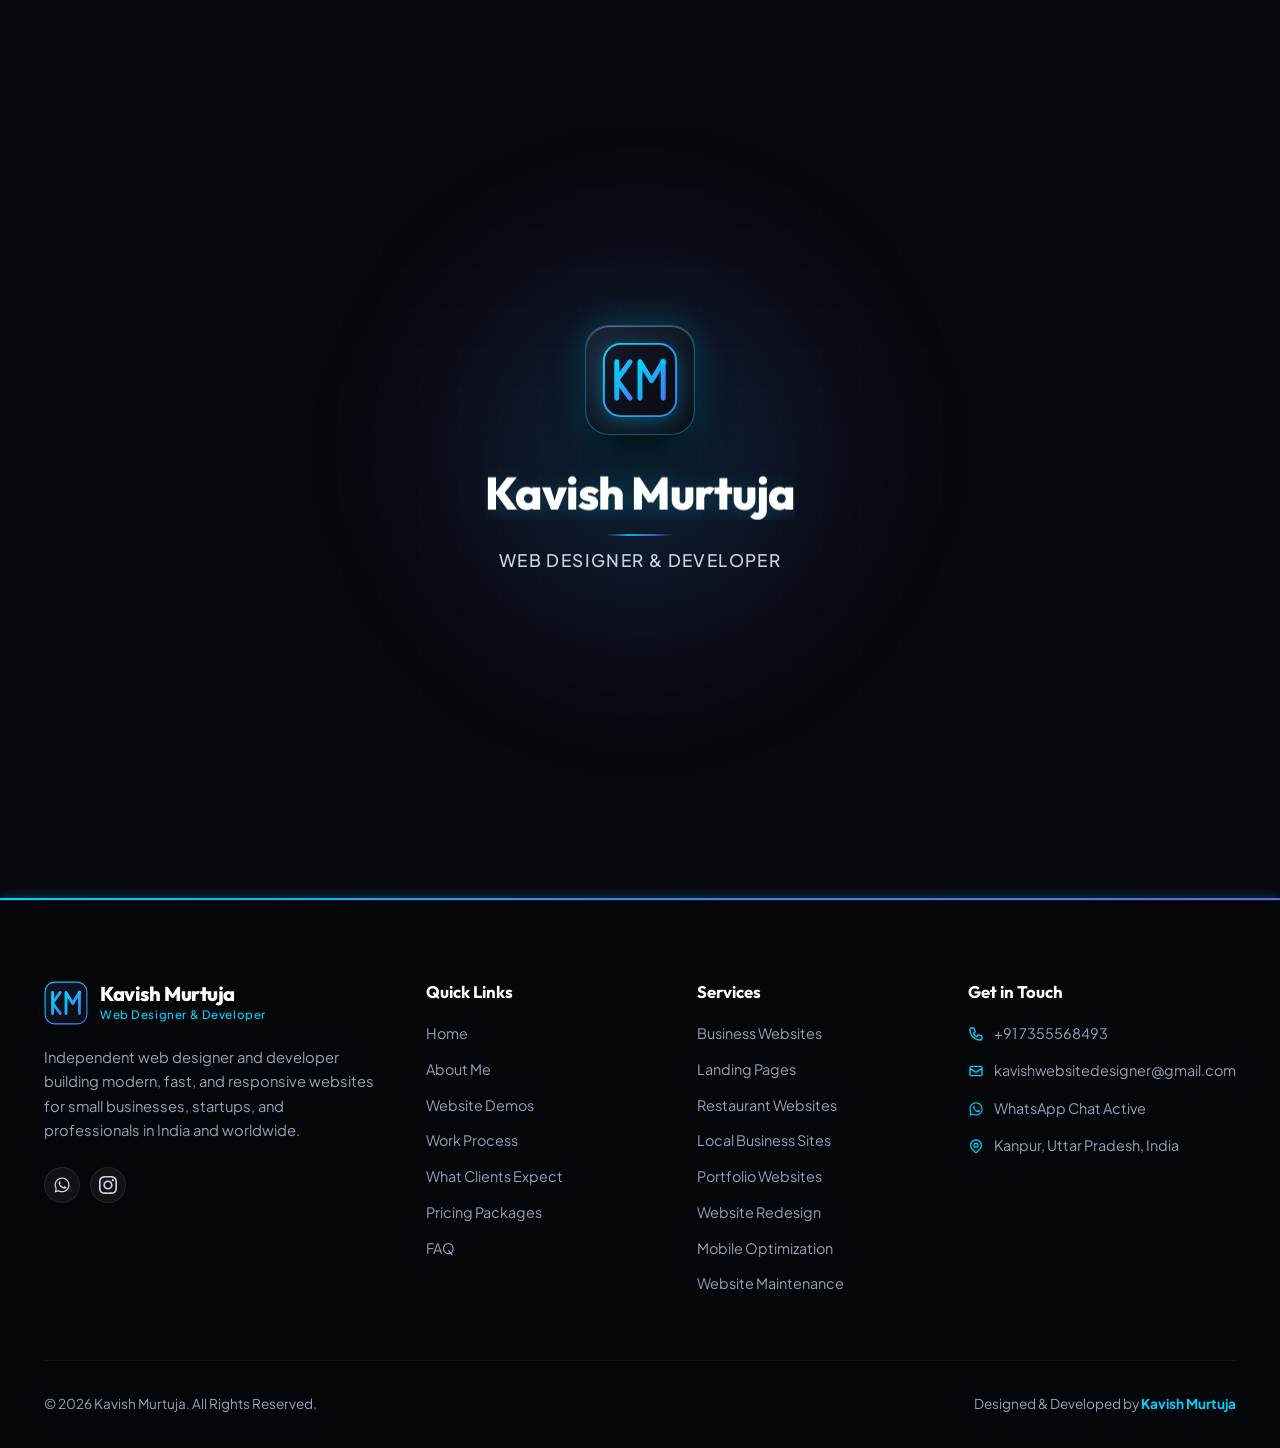
<file: index.html>
<!DOCTYPE html>
<html lang="en">
<head>
  <!-- Character Encoding & Viewport -->
  <meta charset="UTF-8">
  <meta name="viewport" content="width=device-width, initial-scale=1.0">
  <meta http-equiv="X-UA-Compatible" content="ie=edge">

  <!-- Primary SEO Meta Tags -->
  <title>Kavish Murtuja — Website Designer India | Small Business Websites</title>
  <meta name="title" content="Kavish Murtuja — Website Designer India | Small Business Websites">
  <meta name="description" content="Kavish Murtuja is a professional website designer and developer in India crafting fast, responsive websites for small businesses, restaurants, clinics, and startups worldwide.">
  <meta name="keywords" content="website designer India, website designer for small business, business website designer, professional website design, small business website, website designer for restaurants, website designer for local businesses, website development India, Kavish Murtuja">
  <meta name="author" content="Kavish Murtuja">
  <meta name="robots" content="index, follow, max-image-preview:large, max-snippet:-1, max-video-preview:-1">
  <link rel="canonical" href="https://sayyedkavish979-dotcom.github.io/Kavish-Murtuja-Portfolio/">

  <!-- Google Search Console Verification: Replace YOUR_GOOGLE_SEARCH_CONSOLE_VERIFICATION_CODE with your actual code from GSC -->
  <meta name="google-site-verification" content="YOUR_GOOGLE_SEARCH_CONSOLE_VERIFICATION_CODE">

  <!-- Open Graph / Facebook -->
  <meta property="og:type" content="website">
  <meta property="og:url" content="https://sayyedkavish979-dotcom.github.io/Kavish-Murtuja-Portfolio/">
  <meta property="og:site_name" content="Kavish Murtuja — Website Designer &amp; Developer">
  <meta property="og:locale" content="en_IN">
  <meta property="og:title" content="Kavish Murtuja — Website Designer India | Small Business Websites">
  <meta property="og:description" content="Kavish Murtuja is a professional website designer and developer in India crafting fast, responsive websites for small businesses, restaurants, clinics, and startups worldwide.">
  <meta property="og:image" content="https://sayyedkavish979-dotcom.github.io/Kavish-Murtuja-Portfolio/assets/images/hero-mockup.svg">
  <meta property="og:image:secure_url" content="https://sayyedkavish979-dotcom.github.io/Kavish-Murtuja-Portfolio/assets/images/hero-mockup.svg">
  <meta property="og:image:type" content="image/svg+xml">
  <meta property="og:image:width" content="1200">
  <meta property="og:image:height" content="630">
  <meta property="og:image:alt" content="Kavish Murtuja — Website Designer India | Small Business Websites">

  <!-- Twitter Meta Tags -->
  <meta name="twitter:card" content="summary_large_image">
  <meta name="twitter:url" content="https://sayyedkavish979-dotcom.github.io/Kavish-Murtuja-Portfolio/">
  <meta name="twitter:title" content="Kavish Murtuja — Website Designer India | Small Business Websites">
  <meta name="twitter:description" content="Kavish Murtuja is a professional website designer and developer in India crafting fast, responsive websites for small businesses, restaurants, clinics, and startups worldwide.">
  <meta name="twitter:image" content="https://sayyedkavish979-dotcom.github.io/Kavish-Murtuja-Portfolio/assets/images/hero-mockup.svg">
  <meta name="twitter:image:alt" content="Kavish Murtuja — Website Designer India | Small Business Websites">

  <!-- Favicon, Manifest & Mobile Icons -->
  <link rel="icon" type="image/svg+xml" href="assets/favicon/favicon.svg">
  <link rel="apple-touch-icon" href="assets/images/branding/km-badge.svg">
  <link rel="manifest" href="site.webmanifest">
  <meta name="theme-color" content="#080a0f">

  <!-- Google Fonts: Plus Jakarta Sans & Outfit -->
  <link rel="preconnect" href="https://fonts.googleapis.com">
  <link rel="preconnect" href="https://fonts.gstatic.com" crossorigin>
  <link href="https://fonts.googleapis.com/css2?family=Outfit:wght@400;500;600;700;800;900&family=Plus+Jakarta+Sans:wght@300;400;500;600;700;800&display=swap" rel="stylesheet">

  <!-- Custom Stylesheet (Versioned for Instant CDN Cache Invalidation) -->
  <link rel="stylesheet" href="css/style.css?v=2.0">

  <!-- Search Engine & Accessibility Fallback for Dynamic Sections -->
  <noscript>
    <style>
      .page-view { display: block !important; opacity: 1 !important; }
      .km-intro-overlay { display: none !important; }
    </style>
  </noscript>

  <!-- Structured Data / Schema.org JSON-LD Graph -->
  <script type="application/ld+json">
  {
    "@context": "https://schema.org",
    "@graph": [
      {
        "@type": "WebSite",
        "@id": "https://sayyedkavish979-dotcom.github.io/Kavish-Murtuja-Portfolio/#website",
        "url": "https://sayyedkavish979-dotcom.github.io/Kavish-Murtuja-Portfolio/",
        "name": "Kavish Murtuja — Website Designer India | Small Business Websites",
        "description": "Professional website designer and developer in India crafting fast, responsive websites for small businesses, restaurants, clinics, and startups worldwide.",
        "inLanguage": "en",
        "publisher": {
          "@id": "https://sayyedkavish979-dotcom.github.io/Kavish-Murtuja-Portfolio/#person"
        }
      },
      {
        "@type": "WebPage",
        "@id": "https://sayyedkavish979-dotcom.github.io/Kavish-Murtuja-Portfolio/#webpage",
        "url": "https://sayyedkavish979-dotcom.github.io/Kavish-Murtuja-Portfolio/",
        "name": "Kavish Murtuja — Website Designer India | Small Business Websites",
        "isPartOf": {
          "@id": "https://sayyedkavish979-dotcom.github.io/Kavish-Murtuja-Portfolio/#website"
        },
        "about": {
          "@id": "https://sayyedkavish979-dotcom.github.io/Kavish-Murtuja-Portfolio/#person"
        },
        "description": "Kavish Murtuja is a professional website designer & developer in India, creating modern, responsive websites for small businesses, restaurants, clinics, and professionals worldwide.",
        "inLanguage": "en"
      },
      {
        "@type": "Person",
        "@id": "https://sayyedkavish979-dotcom.github.io/Kavish-Murtuja-Portfolio/#person",
        "name": "Kavish Murtuja",
        "jobTitle": "Website Designer & Developer",
        "url": "https://sayyedkavish979-dotcom.github.io/Kavish-Murtuja-Portfolio/",
        "image": "https://sayyedkavish979-dotcom.github.io/Kavish-Murtuja-Portfolio/assets/images/branding/km-social-avatar.svg",
        "email": "mailto:kavishwebsitedesigner@gmail.com",
        "telephone": "+917355568493",
        "address": {
          "@type": "PostalAddress",
          "addressLocality": "Kanpur",
          "addressRegion": "Uttar Pradesh",
          "addressCountry": "India"
        },
        "sameAs": [
          "https://wa.me/917355568493",
          "https://www.instagram.com/kavishwebdesign/"
        ],
        "knowsAbout": [
          "Website Designer India",
          "Website Designer for Small Business",
          "Business Website Designer",
          "Professional Website Design",
          "Small Business Website",
          "Website Designer for Restaurants",
          "Website Designer for Local Businesses",
          "Website Development India",
          "Responsive Web Design",
          "UI/UX Design",
          "SEO Optimization",
          "Performance Optimization"
        ]
      },
      {
        "@type": "ProfessionalService",
        "@id": "https://sayyedkavish979-dotcom.github.io/Kavish-Murtuja-Portfolio/#localbusiness",
        "name": "Kavish Murtuja — Website Designer & Developer",
        "url": "https://sayyedkavish979-dotcom.github.io/Kavish-Murtuja-Portfolio/",
        "logo": "https://sayyedkavish979-dotcom.github.io/Kavish-Murtuja-Portfolio/assets/images/branding/km-badge.svg",
        "image": "https://sayyedkavish979-dotcom.github.io/Kavish-Murtuja-Portfolio/assets/images/hero-mockup.svg",
        "telephone": "+917355568493",
        "email": "kavishwebsitedesigner@gmail.com",
        "priceRange": "₹7,999 - ₹24,999+",
        "currenciesAccepted": "INR, USD, EUR, GBP, AED",
        "paymentAccepted": "Cash, Credit Card, UPI, Bank Transfer",
        "address": {
          "@type": "PostalAddress",
          "addressLocality": "Kanpur",
          "addressRegion": "Uttar Pradesh",
          "addressCountry": "India"
        },
        "geo": {
          "@type": "GeoCoordinates",
          "latitude": "26.4499",
          "longitude": "80.3319"
        },
        "areaServed": [
          {
            "@type": "Country",
            "name": "India"
          },
          {
            "@type": "City",
            "name": "Kanpur"
          },
          {
            "@type": "AdministrativeArea",
            "name": "Uttar Pradesh"
          },
          {
            "@type": "Place",
            "name": "Worldwide"
          }
        ],
        "openingHoursSpecification": {
          "@type": "OpeningHoursSpecification",
          "dayOfWeek": [
            "Monday",
            "Tuesday",
            "Wednesday",
            "Thursday",
            "Friday",
            "Saturday"
          ],
          "opens": "09:00",
          "closes": "20:00"
        },
        "hasOfferCatalog": {
          "@type": "OfferCatalog",
          "name": "Website Design & Development Services",
          "itemListElement": [
            {
              "@type": "Offer",
              "itemOffered": {
                "@type": "Service",
                "name": "Business Website Design",
                "description": "Tailored multi-page corporate websites engineered to communicate authority, build credibility, and generate consistent leads."
              }
            },
            {
              "@type": "Offer",
              "itemOffered": {
                "@type": "Service",
                "name": "Landing Page Design",
                "description": "High-converting single-page sales engines built for ad campaigns and product launches."
              }
            },
            {
              "@type": "Offer",
              "itemOffered": {
                "@type": "Service",
                "name": "Restaurant Website Design",
                "description": "Visual dining experiences featuring digital menus, table reservation triggers, and direct WhatsApp ordering."
              }
            },
            {
              "@type": "Offer",
              "itemOffered": {
                "@type": "Service",
                "name": "Local Business Website Design",
                "description": "Optimized websites for clinics, salons, repair specialists, and retail stores with local SEO, Google Maps, and click-to-call."
              }
            },
            {
              "@type": "Offer",
              "itemOffered": {
                "@type": "Service",
                "name": "Portfolio Website Design",
                "description": "High-impact portfolio websites for creators, architects, photographers, and independent consultants."
              }
            },
            {
              "@type": "Offer",
              "itemOffered": {
                "@type": "Service",
                "name": "Website Redesign",
                "description": "Transform dated, slow websites into fast, modern digital assets while safeguarding brand equity and SEO ranking."
              }
            },
            {
              "@type": "Offer",
              "itemOffered": {
                "@type": "Service",
                "name": "Mobile Optimization",
                "description": "Pixel-perfect mobile adaptation ensuring fast loading and intuitive touch navigation across smartphones and tablets."
              }
            },
            {
              "@type": "Offer",
              "itemOffered": {
                "@type": "Service",
                "name": "Website Maintenance",
                "description": "Ongoing technical care, security, speed audits, content updates, and continuous platform monitoring."
              }
            }
          ]
        },
        "sameAs": [
          "https://wa.me/917355568493",
          "https://www.instagram.com/kavishwebdesign/"
        ]
      },
      {
        "@type": "FAQPage",
        "@id": "https://sayyedkavish979-dotcom.github.io/Kavish-Murtuja-Portfolio/#faq",
        "mainEntity": [
          {
            "@type": "Question",
            "name": "How much does a website cost?",
            "acceptedAnswer": {
              "@type": "Answer",
              "text": "Website pricing is transparent and based on your project requirements. My Starter Package begins at ₹7,999 for fast landing pages, the Business Package is ₹14,999 for complete multi-page business websites, and the Premium Custom Package starts at ₹24,999 for advanced interactive platforms. You receive a fixed, itemized quote upfront with zero hidden fees or surprise costs."
            }
          },
          {
            "@type": "Question",
            "name": "How long does a website take?",
            "acceptedAnswer": {
              "@type": "Answer",
              "text": "A standard landing page or starter website is typically delivered in 3 to 5 business days. Comprehensive multi-page business websites generally take 5 to 10 business days, depending on content readiness and feedback speed. You receive an exact milestone calendar before work begins."
            }
          },
          {
            "@type": "Question",
            "name": "Will my website work on mobile?",
            "acceptedAnswer": {
              "@type": "Answer",
              "text": "Yes, 100%. Every website I build follows a mobile-first philosophy. Your website is thoroughly tested across iOS and Android smartphones, iPads, tablets, laptops, and wide monitors to ensure quick loading, legible typography, and intuitive touch navigation with zero horizontal scroll."
            }
          },
          {
            "@type": "Question",
            "name": "Can you redesign my existing website?",
            "acceptedAnswer": {
              "@type": "Answer",
              "text": "Yes, absolutely. If your current website looks dated, loads slowly, or isn't generating customer inquiries, I can completely rebuild and modernize it with fresh UI, faster performance, optimized mobile responsiveness, and high-converting calls to action—while preserving your existing domain and Google search presence."
            }
          },
          {
            "@type": "Question",
            "name": "Can you add WhatsApp?",
            "acceptedAnswer": {
              "@type": "Answer",
              "text": "Yes. I integrate direct WhatsApp chat buttons, floating quick-connect triggers, and pre-filled inquiry message links so potential clients can message you immediately with one tap. This makes customer engagement fast and effortless."
            }
          },
          {
            "@type": "Question",
            "name": "Can you add enquiry forms?",
            "acceptedAnswer": {
              "@type": "Answer",
              "text": "Yes. I design clean, custom lead capture and enquiry forms tailored to your business needs (collecting name, contact details, business type, and specific requirements) with instant client-side validation and automated notifications."
            }
          },
          {
            "@type": "Question",
            "name": "Do you provide hosting?",
            "acceptedAnswer": {
              "@type": "Answer",
              "text": "I assist you in selecting, setting up, and configuring high-performance hosting (such as Netlify, Vercel, Hostinger, or Cloudflare). The hosting account remains 100% in your name and under your direct ownership, giving you complete freedom and control."
            }
          },
          {
            "@type": "Question",
            "name": "Do you provide SSL?",
            "acceptedAnswer": {
              "@type": "Answer",
              "text": "Yes. Every website I deploy includes full SSL certificate configuration (HTTPS padlock in browser). This ensures encrypted communication, protects user data, and complies with Google search security standards."
            }
          },
          {
            "@type": "Question",
            "name": "Can you build websites outside India?",
            "acceptedAnswer": {
              "@type": "Answer",
              "text": "Yes, definitely. I build websites for international clients across the US, UK, UAE, Canada, Europe, Australia, and worldwide. We collaborate smoothly across time zones using WhatsApp, email, video calls, and private staging links with flexible international payment options."
            }
          }
        ]
      }
    ]
  }
  </script>
</head>
<body>
  <!-- ==============================================================================
       PREMIUM 3D OPENING INTRO EXPERIENCE (KM Logo -> Name -> Homepage Transition)
       ============================================================================== -->
  <div class="km-intro-overlay" id="kmIntroOverlay" aria-label="Introduction Screen" role="region">
    <div class="intro-ambient-glow" aria-hidden="true"></div>
    <div class="intro-ambient-grid" aria-hidden="true"></div>

    <!-- Centered 3D Perspective Stage -->
    <div class="intro-stage" id="introStage">
      <!-- 3D Logo Container with Perspective -->
      <div class="intro-logo-wrapper" id="introLogoWrapper">
        <div class="intro-logo-card" id="introLogoCard">
          <div class="intro-logo-front">
            <img src="assets/images/branding/km-badge.svg" alt="Kavish Murtuja — Website Designer &amp; Developer Logo" class="intro-logo-img" width="100" height="100" loading="eager">
            <div class="intro-logo-glare" aria-hidden="true"></div>
          </div>
        </div>
        <div class="intro-logo-shadow" id="introLogoShadow" aria-hidden="true"></div>
      </div>

      <!-- Centered Name & Title Reveal -->
      <div class="intro-text-block" id="introTextBlock">
        <div class="intro-name-wrap">
          <span class="intro-name">Kavish Murtuja</span>
        </div>
        <div class="intro-divider" aria-hidden="true"></div>
        <div class="intro-tagline-wrap">
          <span class="intro-tagline">Web Designer &amp; Developer</span>
        </div>
      </div>
    </div>

    <!-- Subtle Loading Progress Bar for Failsafe Buffer -->
    <div class="intro-progress-bar" id="introProgressBar" aria-hidden="true"></div>
  </div>

  <div class="scroll-progress-bar" id="scrollProgressBar" aria-hidden="true"></div>
  <!-- Accessibility Skip Navigation -->
  <a href="#main-content" class="skip-link">Skip to main content</a>


  <!-- ==============================================================================
       NAVBAR (STICKY LUXURY GLASS)
       ============================================================================== -->
  <header class="navbar hero-entrance-nav" id="mainNavbar">
    <div class="container nav-container">
      <!-- Logo Branding -->
      <a href="#home" data-nav-page="home" class="brand-logo" aria-label="Kavish Murtuja — Web Designer &amp; Developer">
        <img src="assets/images/branding/km-badge.svg" alt="Kavish Murtuja Web Designer &amp; Developer Logo" class="brand-logo-img" width="40" height="40">
        <div class="brand-title">
          <span class="logo-name">Kavish Murtuja</span>
          <span class="logo-sub">Web Designer &amp; Developer</span>
        </div>
      </a>

      <!-- Desktop Navigation Menu -->
      <nav class="nav-menu" aria-label="Main Navigation">
        <a href="#home" data-nav-page="home" class="nav-link active">Home</a>
        <a href="#about" data-nav-page="about" class="nav-link">About</a>
        <a href="#services" data-nav-page="services" class="nav-link">Services</a>
        <a href="#portfolio" data-nav-page="portfolio" class="nav-link">Website Demos</a>
        <a href="#process" data-nav-page="process" class="nav-link">Process</a>
        <a href="#testimonials" data-nav-page="testimonials" class="nav-link">Expectations</a>
        <a href="#pricing" data-nav-page="pricing" class="nav-link">Pricing</a>
        <a href="#faq" data-nav-page="faq" class="nav-link">FAQ</a>
        <a href="#contact" data-nav-page="contact" class="nav-link">Contact</a>
      </nav>

      <!-- Nav Quick Actions -->
      <div class="nav-actions">
        <!-- Social Mini Icons -->
        <div class="nav-social-links" aria-label="Social Profiles">
          <a href="https://wa.me/917355568493?text=Hi%20Kavish%2C%20I%E2%80%99m%20interested%20in%20getting%20a%20professional%20website%20for%20my%20business.%20I%E2%80%99d%20like%20to%20discuss%20my%20requirements%2C%20available%20packages%2C%20and%20pricing.%20Please%20let%20me%20know%20how%20we%20can%20get%20started." target="_blank" rel="noopener noreferrer" class="social-icon-btn whatsapp-icon" title="Chat on WhatsApp" data-social="whatsapp-inquiry" aria-label="WhatsApp">
            <svg xmlns="http://www.w3.org/2000/svg" viewBox="0 0 24 24" fill="currentColor">
              <path d="M12.04 2C6.58 2 2.13 6.45 2.13 11.91C2.13 13.66 2.59 15.36 3.45 16.86L2.05 22L7.3 20.62C8.75 21.41 10.38 21.83 12.04 21.83C17.5 21.83 21.95 17.38 21.95 11.92C21.95 9.27 20.92 6.78 19.05 4.91C17.18 3.03 14.69 2 12.04 2M12.05 3.67C14.25 3.67 16.31 4.53 17.87 6.09C19.42 7.65 20.28 9.72 20.28 11.92C20.28 16.46 16.58 20.15 12.04 20.15C10.56 20.15 9.11 19.76 7.85 19L7.55 18.83L4.43 19.65L5.26 16.61L5.06 16.29C4.24 15 3.8 13.47 3.8 11.91C3.81 7.37 7.5 3.67 12.05 3.67M9.06 7.42C8.89 7.42 8.62 7.49 8.39 7.74C8.16 8 7.5 8.61 7.5 9.87C7.5 11.12 8.42 12.33 8.55 12.5C8.68 12.67 10.35 15.24 12.91 16.35C13.52 16.61 14 16.77 14.37 16.89C14.98 17.08 15.54 17.06 15.98 16.99C16.48 16.92 17.49 16.38 17.7 15.79C17.91 15.21 17.91 14.71 17.85 14.6C17.79 14.5 17.62 14.43 17.37 14.31C17.12 14.19 15.9 13.59 15.67 13.5C15.45 13.42 15.28 13.38 15.12 13.63C14.95 13.88 14.48 14.43 14.33 14.6C14.19 14.77 14.04 14.79 13.79 14.67C13.54 14.54 12.5 14.2 11.27 13.11C10.31 12.26 9.66 11.2 9.47 10.88C9.28 10.56 9.45 10.39 9.58 10.26C9.69 10.15 9.83 9.97 9.96 9.83C10.08 9.68 10.13 9.57 10.21 9.41C10.29 9.24 10.25 9.1 10.19 8.98C10.13 8.85 9.63 7.63 9.42 7.13C9.22 6.64 9.02 6.71 8.87 6.7C8.72 6.7 8.56 6.7 8.39 6.7L9.06 7.42Z"/>
            </svg>
          </a>
          <a href="https://www.instagram.com/kavishwebdesign/" target="_blank" rel="noopener noreferrer" class="social-icon-btn instagram-icon" title="Follow Kavish Murtuja on Instagram" data-social="instagram" aria-label="Follow Kavish Murtuja on Instagram">
            <svg xmlns="http://www.w3.org/2000/svg" viewBox="0 0 24 24" fill="currentColor">
              <path d="M12 2.163c3.204 0 3.584.012 4.85.07 3.252.148 4.771 1.691 4.919 4.919.058 1.265.069 1.645.069 4.849 0 3.205-.012 3.584-.069 4.849-.149 3.225-1.664 4.771-4.919 4.919-1.266.058-1.644.07-4.85.07-3.204 0-3.584-.012-4.849-.07-3.26-.149-4.771-1.699-4.919-4.92-.058-1.265-.07-1.644-.07-4.849 0-3.204.013-3.583.07-4.849.149-3.227 1.664-4.771 4.919-4.919 1.266-.057 1.645-.069 4.849-.069zm0-2.163c-3.259 0-3.667.014-4.947.072-4.358.2-6.78 2.618-6.98 6.98-.059 1.281-.073 1.689-.073 4.948 0 3.259.014 3.668.072 4.948.2 4.358 2.618 6.78 6.98 6.98 1.281.058 1.689.072 4.948.072 3.259 0 3.668-.014 4.948-.072 4.354-.2 6.782-2.618 6.979-6.98.059-1.28.073-1.689.073-4.948 0-3.259-.014-3.667-.072-4.947-.196-4.354-2.617-6.78-6.979-6.98-1.281-.059-1.69-.073-4.949-.073zm0 5.838c-3.403 0-6.162 2.759-6.162 6.162s2.759 6.163 6.162 6.163 6.162-2.759 6.162-6.163c0-3.403-2.759-6.162-6.162-6.162zm0 10.162c-2.209 0-4-1.79-4-4 0-2.209 1.791-4 4-4s4 1.791 4 4c0 2.21-1.791 4-4 4zm6.406-11.845c-.796 0-1.441.645-1.441 1.44s.645 1.44 1.441 1.44c.795 0 1.439-.645 1.439-1.44s-.644-1.44-1.439-1.44z"/>
            </svg>
          </a>
        </div>

        <!-- Prominent Call to Action Button -->
        <a href="#contact" data-nav-page="contact" class="btn btn-primary btn-sm">Let's Talk</a>

        <!-- Mobile Hamburger Toggle -->
        <button class="mobile-toggle" id="mobileToggle" aria-label="Toggle navigation menu" aria-expanded="false">
          <span></span>
          <span></span>
          <span></span>
        </button>
      </div>
    </div>
  </header>

  <!-- Mobile Drawer Overlay -->
  <div class="mobile-drawer-backdrop" id="drawerBackdrop"></div>
  <aside class="mobile-drawer" id="mobileDrawer">
    <div class="mobile-nav-links">
      <a href="#home" data-nav-page="home" class="mobile-nav-link active">Home</a>
      <a href="#about" data-nav-page="about" class="mobile-nav-link">About</a>
      <a href="#services" data-nav-page="services" class="mobile-nav-link">Services</a>
      <a href="#portfolio" data-nav-page="portfolio" class="mobile-nav-link">Website Demos</a>
      <a href="#process" data-nav-page="process" class="mobile-nav-link">Process</a>
      <a href="#testimonials" data-nav-page="testimonials" class="mobile-nav-link">What Clients Expect</a>
      <a href="#pricing" data-nav-page="pricing" class="mobile-nav-link">Pricing</a>
      <a href="#faq" data-nav-page="faq" class="mobile-nav-link">FAQ</a>
      <a href="#contact" data-nav-page="contact" class="mobile-nav-link">Contact</a>
    </div>

    <div class="mobile-drawer-footer">
      <a href="#contact" data-nav-page="contact" class="btn btn-primary">Start a Project</a>
      <div class="nav-social-links" style="justify-content: center;">
        <a href="https://wa.me/917355568493?text=Hi%20Kavish%2C%20I%E2%80%99m%20interested%20in%20getting%20a%20professional%20website%20for%20my%20business.%20I%E2%80%99d%20like%20to%20discuss%20my%20requirements%2C%20available%20packages%2C%20and%20pricing.%20Please%20let%20me%20know%20how%20we%20can%20get%20started." target="_blank" rel="noopener noreferrer" class="social-icon-btn whatsapp-icon" data-social="whatsapp-inquiry" aria-label="WhatsApp">
          <svg xmlns="http://www.w3.org/2000/svg" viewBox="0 0 24 24" fill="currentColor"><path d="M12.04 2C6.58 2 2.13 6.45 2.13 11.91C2.13 13.66 2.59 15.36 3.45 16.86L2.05 22L7.3 20.62C8.75 21.41 10.38 21.83 12.04 21.83C17.5 21.83 21.95 17.38 21.95 11.92C21.95 9.27 20.92 6.78 19.05 4.91C17.18 3.03 14.69 2 12.04 2M12.05 3.67C14.25 3.67 16.31 4.53 17.87 6.09C19.42 7.65 20.28 9.72 20.28 11.92C20.28 16.46 16.58 20.15 12.04 20.15C10.56 20.15 9.11 19.76 7.85 19L7.55 18.83L4.43 19.65L5.26 16.61L5.06 16.29C4.24 15 3.8 13.47 3.8 11.91C3.81 7.37 7.5 3.67 12.05 3.67M9.06 7.42C8.89 7.42 8.62 7.49 8.39 7.74C8.16 8 7.5 8.61 7.5 9.87C7.5 11.12 8.42 12.33 8.55 12.5C8.68 12.67 10.35 15.24 12.91 16.35C13.52 16.61 14 16.77 14.37 16.89C14.98 17.08 15.54 17.06 15.98 16.99C16.48 16.92 17.49 16.38 17.7 15.79C17.91 15.21 17.91 14.71 17.85 14.6C17.79 14.5 17.62 14.43 17.37 14.31C17.12 14.19 15.9 13.59 15.67 13.5C15.45 13.42 15.28 13.38 15.12 13.63C14.95 13.88 14.48 14.43 14.33 14.6C14.19 14.77 14.04 14.79 13.79 14.67C13.54 14.54 12.5 14.2 11.27 13.11C10.31 12.26 9.66 11.2 9.47 10.88C9.28 10.56 9.45 10.39 9.58 10.26C9.69 10.15 9.83 9.97 9.96 9.83C10.08 9.68 10.13 9.57 10.21 9.41C10.29 9.24 10.25 9.1 10.19 8.98C10.13 8.85 9.63 7.63 9.42 7.13C9.22 6.64 9.02 6.71 8.87 6.7C8.72 6.7 8.56 6.7 8.39 6.7L9.06 7.42Z"/></svg>
        </a>
        <a href="https://www.instagram.com/kavishwebdesign/" target="_blank" rel="noopener noreferrer" class="social-icon-btn instagram-icon" data-social="instagram" title="Follow Kavish Murtuja on Instagram" aria-label="Follow Kavish Murtuja on Instagram">
          <svg xmlns="http://www.w3.org/2000/svg" viewBox="0 0 24 24" fill="currentColor"><path d="M12 2.163c3.204 0 3.584.012 4.85.07 3.252.148 4.771 1.691 4.919 4.919.058 1.265.069 1.645.069 4.849 0 3.205-.012 3.584-.069 4.849-.149 3.225-1.664 4.771-4.919 4.919-1.266.058-1.644.07-4.85.07-3.204 0-3.584-.012-4.849-.07-3.26-.149-4.771-1.699-4.919-4.92-.058-1.265-.07-1.644-.07-4.849 0-3.204.013-3.583.07-4.849.149-3.227 1.664-4.771 4.919-4.919 1.266-.057 1.645-.069 4.849-.069zm0-2.163c-3.259 0-3.667.014-4.947.072-4.358.2-6.78 2.618-6.98 6.98-.059 1.281-.073 1.689-.073 4.948 0 3.259.014 3.668.072 4.948.2 4.358 2.618 6.78 6.98 6.98 1.281.058 1.689.072 4.948.072 3.259 0 3.668-.014 4.948-.072 4.354-.2 6.782-2.618 6.979-6.98.059-1.28.073-1.689.073-4.948 0-3.259-.014-3.667-.072-4.947-.196-4.354-2.617-6.78-6.979-6.98-1.281-.059-1.69-.073-4.949-.073zm0 5.838c-3.403 0-6.162 2.759-6.162 6.162s2.759 6.163 6.162 6.163 6.162-2.759 6.162-6.163c0-3.403-2.759-6.162-6.162-6.162zm0 10.162c-2.209 0-4-1.79-4-4 0-2.209 1.791-4 4-4s4 1.791 4 4c0 2.21-1.791 4-4 4zm6.406-11.845c-.796 0-1.441.645-1.441 1.44s.645 1.44 1.441 1.44c.795 0 1.439-.645 1.439-1.44s-.644-1.44-1.439-1.44z"/></svg>
        </a>
      </div>
    </div>
  </aside>

  <!-- ==============================================================================
       HERO SECTION
       ============================================================================== -->
  <main id="main-content">
  <div class="page-view active" id="page-home" data-page="home">
  <section class="hero-section" id="home">
    <div class="container hero-grid">
      <!-- Left Content Column -->
      <div class="hero-content">
        <!-- Trust badge and Name pill -->
        <div class="hero-badge-container hero-entrance-1">
          <div class="hero-pill">
            <span class="pulse-dot"></span>
            <span>Available for New Projects • India &amp; Worldwide</span>
          </div>
          <div class="hero-author-tag">
            <span class="author-name">Kavish Murtuja</span>
            <span class="author-sep">|</span>
            <span class="author-role">Web Designer &amp; Developer</span>
          </div>
        </div>

        <!-- Main Powerful Headline -->
        <h1 class="hero-headline hero-entrance-2">
          Modern Websites That Help <span class="gradient-text">Businesses Grow</span>
        </h1>

        <!-- Subheading -->
        <p class="hero-subheading hero-entrance-3">
          Professional website design and development in India, crafting fast, responsive small business websites for restaurants, clinics, local services, and startups worldwide.
        </p>

        <!-- CTA Buttons Group -->
        <div class="hero-cta-group hero-entrance-4">
          <a href="#contact" data-nav-page="contact" class="btn btn-primary btn-lg">Get Your Website</a>
          <a href="#portfolio" data-nav-page="portfolio" class="btn btn-outline btn-lg">View Live Demos</a>
        </div>

        <!-- Target Audience Scope (Who I Help) -->
        <div class="hero-audience-chips hero-entrance-4">
          <span class="audience-label">Helping:</span>
          <span class="audience-chip">Small Businesses</span>
          <span class="audience-chip">Restaurants</span>
          <span class="audience-chip">Salons &amp; Clinics</span>
          <span class="audience-chip">Coaches</span>
          <span class="audience-chip">Startups &amp; Professionals</span>
        </div>

        <!-- Trust Indicators Grid (Why Contact Me) -->
        <div class="hero-trust-indicators hero-entrance-4">
          <div class="trust-item">
            <span class="trust-check">✓</span>
            <span>Fast &amp; Responsive</span>
          </div>
          <div class="trust-item">
            <span class="trust-check">✓</span>
            <span>Modern Custom UI</span>
          </div>
          <div class="trust-item">
            <span class="trust-check">✓</span>
            <span>SEO &amp; Mobile Ready</span>
          </div>
          <div class="trust-item">
            <span class="trust-check">✓</span>
            <span>Direct WhatsApp Support</span>
          </div>
        </div>
      </div>

      <!-- Right Visual 3D Interactive Device Stage -->
      <div class="hero-3d-stage hero-entrance-5" id="hero3DStage">
        <!-- Ambient 3D Spatial Canvas (Zero-dependency WebGL / 2D Canvas) -->
        <canvas class="hero-3d-canvas" id="hero3DCanvas" aria-hidden="true"></canvas>

        <div class="hero-3d-card" id="hero3DCard">
          <!-- Ambient 3D Glow Backing -->
          <div class="hero-3d-glow" aria-hidden="true"></div>

          <!-- Dynamic 3D Spatial Cast Shadow -->
          <div class="device-3d-shadow" id="hero3DShadow" aria-hidden="true"></div>

          <!-- The 3D Floating Laptop / Browser Device -->
          <div class="device-3d-chassis">
            <!-- Device Top Bezel & Window Controls -->
            <div class="device-header">
              <div class="device-dots" aria-hidden="true">
                <span class="dot red"></span>
                <span class="dot yellow"></span>
                <span class="dot green"></span>
              </div>
              <div class="device-url-bar">
                <span class="lock-icon" aria-hidden="true">
                  <svg width="11" height="11" viewBox="0 0 24 24" fill="currentColor"><path d="M18 8h-1V6c0-2.76-2.24-5-5-5S7 3.24 7 6v2H6c-1.1 0-2 .9-2 2v10c0 1.1.9 2 2 2h12c1.1 0 2-.9 2-2V10c0-1.1-.9-2-2-2zm-6 9c-1.1 0-2-.9-2-2s.9-2 2-2 2 .9 2 2-.9 2-2 2zm3.1-9H8.9V6c0-1.71 1.39-3.1 3.1-3.1 1.71 0 3.1 1.39 3.1 3.1v2z"/></svg>
                </span>
                <span class="url-text">kavishmurtuja.design</span>
              </div>
              <div class="device-header-status">
                <span class="status-live-pill">Live Preview</span>
              </div>
            </div>

            <!-- Device Screen with High-Res Website Preview -->
            <div class="device-screen">
              <img src="assets/images/projects/royal-spice.svg" alt="Modern Restaurant Website Preview Designed by Kavish Murtuja" class="device-screen-img" width="800" height="500" loading="eager">
              <!-- Dynamic 3D Specular Glare / Light Reflection Overlay -->
              <div class="device-screen-glare" id="heroScreenGlare" aria-hidden="true"></div>
              <div class="device-screen-overlay">
                <div class="device-brand-badge">
                  <img src="assets/images/branding/km-badge.svg" alt="Kavish Murtuja Monogram Badge" width="20" height="20">
                  <span>Modern Web Architecture</span>
                </div>
              </div>
            </div>

            <!-- Laptop Keyboard Base Lip -->
            <div class="laptop-base-edge" aria-hidden="true">
              <div class="laptop-notch"></div>
            </div>
          </div>

          <!-- Floating UI Elements around the device -->
          <div class="floating-chip chip-perf" data-parallax-depth="25">
            <div class="chip-icon">⚡</div>
            <div class="chip-content">
              <span class="chip-title">Ultra Fast</span>
              <span class="chip-desc">98+ Speed Score</span>
            </div>
          </div>

          <div class="floating-chip chip-responsive" data-parallax-depth="35">
            <div class="chip-icon">📱</div>
            <div class="chip-content">
              <span class="chip-title">Mobile Ready</span>
              <span class="chip-desc">100% Fluid Layout</span>
            </div>
          </div>

          <div class="floating-chip chip-ui" data-parallax-depth="20">
            <div class="chip-icon">✨</div>
            <div class="chip-content">
              <span class="chip-title">Modern UI</span>
              <span class="chip-desc">Clean Aesthetics</span>
            </div>
          </div>
        </div>
      </div>
    </div>
  </section>

  <!-- ==============================================================================
       ABOUT ME SECTION
       ============================================================================== -->
  </div>

  <div class="page-view" id="page-about" data-page="about">
  <section class="section about-section" id="about">
    <div class="container">
      <div class="section-header reveal-on-scroll">
        <div class="section-badge">
          <span class="dot"></span>
          <span>About Kavish Murtuja</span>
        </div>
        <h2 class="section-title">Building Digital Experiences That Make Businesses Look Professional.</h2>
        <p class="section-desc">
          Crafting custom web solutions that bridge high-converting aesthetics with rock-solid engineering.
        </p>
      </div>

      <div class="about-grid reveal-on-scroll">
        <!-- Bio and Core Principles -->
        <div class="about-text-col">
          <p class="about-intro-text">
            Hello, I am <strong>Kavish Murtuja</strong>, an independent freelance <strong>website designer in India</strong> specializing in responsive front-end engineering. As a dedicated <strong>website designer for small business</strong> and growing brands, I partner directly with founders, local entrepreneurs, and professionals in India and worldwide to transform their online presence into credible, high-performing digital assets.
          </p>
          <p class="about-intro-text">
            In today's digital landscape, your website is your 24/7 business storefront. Whether you need a dedicated <strong>business website designer</strong> for restaurants, clinics, or local services, I focus on creating purposeful, clean, and modern websites that build trust, attract qualified customers, and generate tangible leads.
          </p>

          <!-- Key Focus Areas -->
          <div class="about-highlights-list">
            <div class="about-highlight-item">
              <svg class="about-highlight-icon" xmlns="http://www.w3.org/2000/svg" fill="none" viewBox="0 0 24 24" stroke="currentColor">
                <path stroke-linecap="round" stroke-linejoin="round" stroke-width="2" d="M9.75 17L9 20l-1 1h8l-1-1-.75-3M3 13h18M5 17h14a2 2 0 002-2V5a2 2 0 00-2-2H5a2 2 0 00-2 2v10a2 2 0 002 2z"/>
              </svg>
              <span>Modern websites tailored to your brand identity</span>
            </div>
            <div class="about-highlight-item">
              <svg class="about-highlight-icon" xmlns="http://www.w3.org/2000/svg" fill="none" viewBox="0 0 24 24" stroke="currentColor">
                <path stroke-linecap="round" stroke-linejoin="round" stroke-width="2" d="M12 18h.01M8 21h8a2 2 0 002-2V5a2 2 0 00-2-2H8a2 2 0 00-2 2v14a2 2 0 002 2z"/>
              </svg>
              <span>Fully responsive designs tailored for every device</span>
            </div>
            <div class="about-highlight-item">
              <svg class="about-highlight-icon" xmlns="http://www.w3.org/2000/svg" fill="none" viewBox="0 0 24 24" stroke="currentColor">
                <path stroke-linecap="round" stroke-linejoin="round" stroke-width="2" d="M13 10V3L4 14h7v7l9-11h-7z"/>
              </svg>
              <span>Clean user experiences that drive buyer action</span>
            </div>
            <div class="about-highlight-item">
              <svg class="about-highlight-icon" xmlns="http://www.w3.org/2000/svg" fill="none" viewBox="0 0 24 24" stroke="currentColor">
                <path stroke-linecap="round" stroke-linejoin="round" stroke-width="2" d="M9 12l2 2 4-4m5.618-4.016A11.955 11.955 0 0112 2.944a11.955 11.955 0 01-8.618 3.04A12.02 12.02 0 003 9c0 5.591 3.824 10.29 9 11.622 5.176-1.332 9-6.03 9-11.622 0-1.042-.133-2.052-.382-3.016z"/>
              </svg>
              <span>Business-focused websites &amp; professional visual poise</span>
            </div>
          </div>

          <a href="#contact" data-nav-page="contact" class="btn btn-primary">Start a Conversation</a>
        </div>

        <!-- Editable Realistic Statistics Grid -->
        <div class="stats-grid">
          <div class="stat-card">
            <div class="stat-number">10+</div>
            <div class="stat-label">Demo Projects Crafted</div>
          </div>
          <div class="stat-card">
            <div class="stat-number">All</div>
            <div class="stat-label">Devices Tested</div>
          </div>
          <div class="stat-card">
            <div class="stat-number">Client</div>
            <div class="stat-label">Focused Collaboration</div>
          </div>
          <div class="stat-card">
            <div class="stat-number">Modern</div>
            <div class="stat-label">UI/UX Design Standards</div>
          </div>
        </div>
      </div>
    </div>
  </section>

  <!-- ==============================================================================
       SERVICES SECTION (8 PREMIUM CARDS)
       ============================================================================== -->
  </div>

  <div class="page-view" id="page-services" data-page="services">
  <section class="section services-section" id="services">
    <div class="container">
      <div class="section-header reveal-on-scroll">
        <div class="section-badge">
          <span class="dot"></span>
          <span>What I Build</span>
        </div>
        <h2 class="section-title">Specialized Web Design &amp; Development Services</h2>
        <p class="section-desc">
          Every solution is engineered from scratch to reflect your distinctive business value and convert visitors into loyal clients.
        </p>
      </div>

      <div class="services-grid">
        <!-- 1. Business Website -->
        <article class="service-card reveal-on-scroll stagger-1">
          <div class="service-icon-box">
            <svg xmlns="http://www.w3.org/2000/svg" fill="none" viewBox="0 0 24 24" stroke="currentColor">
              <path stroke-linecap="round" stroke-linejoin="round" stroke-width="1.8" d="M19 21V5a2 2 0 00-2-2H7a2 2 0 00-2 2v16m14 0h2m-2 0h-5m-9 0H3m2 0h5M9 7h1m-1 4h1m4-4h1m-1 4h1m-5 10v-5a1 1 0 011-1h2a1 1 0 011 1v5m-4 0h4"/>
            </svg>
          </div>
          <h3 class="service-title">Business Website</h3>
          <p class="service-desc">
            As a professional business website designer, I create custom multi-page corporate websites that communicate authority, outline your services clearly, and capture high-value client leads.
          </p>
          <div class="service-features">
            <span class="service-feature-tag">Multi-Page</span>
            <span class="service-feature-tag">Lead Generation</span>
            <span class="service-feature-tag">Brand Authority</span>
          </div>
          <a href="#contact" data-nav-page="contact" data-service-preselect="Business Website" class="service-cta">Discuss Business Website <span>&rarr;</span></a>
        </article>

        <!-- 2. Landing Page -->
        <article class="service-card reveal-on-scroll stagger-2">
          <div class="service-icon-box">
            <svg xmlns="http://www.w3.org/2000/svg" fill="none" viewBox="0 0 24 24" stroke="currentColor">
              <path stroke-linecap="round" stroke-linejoin="round" stroke-width="1.8" d="M13 7h8m0 0v8m0-8l-8 8-4-4-6 6"/>
            </svg>
          </div>
          <h3 class="service-title">Landing Page</h3>
          <p class="service-desc">
            A laser-focused single page engineered for marketing campaigns, ad promotions, or product launches to maximize conversion rates and signups.
          </p>
          <div class="service-features">
            <span class="service-feature-tag">High-Conversion</span>
            <span class="service-feature-tag">Fast Loading</span>
            <span class="service-feature-tag">Ad Campaign Ready</span>
          </div>
          <a href="#contact" data-nav-page="contact" data-service-preselect="Landing Page" class="service-cta">Discuss Landing Page <span>&rarr;</span></a>
        </article>

        <!-- 3. Restaurant Website -->
        <article class="service-card reveal-on-scroll stagger-3">
          <div class="service-icon-box">
            <svg xmlns="http://www.w3.org/2000/svg" fill="none" viewBox="0 0 24 24" stroke="currentColor">
              <path stroke-linecap="round" stroke-linejoin="round" stroke-width="1.8" d="M12 6.253v13m0-13C10.832 5.477 9.246 5 7.5 5S4.168 5.477 3 6.253v13C4.168 18.477 5.754 18 7.5 18s3.332.477 4.5 1.253m0-13C13.168 5.477 14.754 5 16.5 5c1.747 0 3.332.477 4.5 1.253v13C19.832 18.477 18.247 18 16.5 18c-1.746 0-3.332.477-4.5 1.253"/>
            </svg>
          </div>
          <h3 class="service-title">Restaurant Website</h3>
          <p class="service-desc">
            Dedicated website designer for restaurants, cafes, and hospitality brands featuring visual food menus, table reservation triggers, location maps, and WhatsApp quick orders.
          </p>
          <div class="service-features">
            <span class="service-feature-tag">Digital Menu</span>
            <span class="service-feature-tag">Table Booking</span>
            <span class="service-feature-tag">WhatsApp Ordering</span>
          </div>
          <a href="#contact" data-nav-page="contact" data-service-preselect="Restaurant Website" class="service-cta">Discuss Restaurant Site <span>&rarr;</span></a>
        </article>

        <!-- 4. Local Business Website -->
        <article class="service-card reveal-on-scroll stagger-4">
          <div class="service-icon-box">
            <svg xmlns="http://www.w3.org/2000/svg" fill="none" viewBox="0 0 24 24" stroke="currentColor">
              <path stroke-linecap="round" stroke-linejoin="round" stroke-width="1.8" d="M17.657 16.657L13.414 20.9a1.998 1.998 0 01-2.827 0l-4.244-4.243a8 8 0 1111.314 0z"/>
              <path stroke-linecap="round" stroke-linejoin="round" stroke-width="1.8" d="M15 11a3 3 0 11-6 0 3 3 0 016 0z"/>
            </svg>
          </div>
          <h3 class="service-title">Local Business Website</h3>
          <p class="service-desc">
            Experienced website designer for local businesses (clinics, salons, trade services, retail) optimized to win local search traffic, Google Maps visibility, and direct phone/WhatsApp calls.
          </p>
          <div class="service-features">
            <span class="service-feature-tag">Local SEO</span>
            <span class="service-feature-tag">Google Maps</span>
            <span class="service-feature-tag">Direct Inquiries</span>
          </div>
          <a href="#contact" data-nav-page="contact" data-service-preselect="Local Business Website" class="service-cta">Discuss Local Business Site <span>&rarr;</span></a>
        </article>

        <!-- 5. Portfolio Website -->
        <article class="service-card reveal-on-scroll stagger-1">
          <div class="service-icon-box">
            <svg xmlns="http://www.w3.org/2000/svg" fill="none" viewBox="0 0 24 24" stroke="currentColor">
              <path stroke-linecap="round" stroke-linejoin="round" stroke-width="1.8" d="M16 7a4 4 0 11-8 0 4 4 0 018 0zM12 14a7 7 0 00-7 7h14a7 7 0 00-7-7z"/>
            </svg>
          </div>
          <h3 class="service-title">Portfolio Website</h3>
          <p class="service-desc">
            A visually stunning personal showcase for doctors, consultants, architects, designers, and freelancers to establish authority and attract premium clients.
          </p>
          <div class="service-features">
            <span class="service-feature-tag">Personal Brand</span>
            <span class="service-feature-tag">Case Studies</span>
            <span class="service-feature-tag">Client Testimonials</span>
          </div>
          <a href="#contact" data-nav-page="contact" data-service-preselect="Portfolio Website" class="service-cta">Discuss Portfolio Site <span>&rarr;</span></a>
        </article>

        <!-- 6. Website Redesign -->
        <article class="service-card reveal-on-scroll stagger-2">
          <div class="service-icon-box">
            <svg xmlns="http://www.w3.org/2000/svg" fill="none" viewBox="0 0 24 24" stroke="currentColor">
              <path stroke-linecap="round" stroke-linejoin="round" stroke-width="1.8" d="M4 4v5h.582m15.356 2A8.001 8.001 0 004.582 9m0 0H9m11 11v-5h-.581m0 0a8.003 8.003 0 01-15.357-2m15.357 2H15"/>
            </svg>
          </div>
          <h3 class="service-title">Website Redesign</h3>
          <p class="service-desc">
            Modernize an outdated, slow, or broken website with a modern aesthetic, responsive mobile layout, rapid load speeds, and higher conversion rates.
          </p>
          <div class="service-features">
            <span class="service-feature-tag">Fresh Modern UI</span>
            <span class="service-feature-tag">Speed Boost</span>
            <span class="service-feature-tag">Mobile Responsive</span>
          </div>
          <a href="#contact" data-nav-page="contact" data-service-preselect="Website Redesign" class="service-cta">Discuss Redesign <span>&rarr;</span></a>
        </article>

        <!-- 7. Mobile Optimization -->
        <article class="service-card reveal-on-scroll stagger-3">
          <div class="service-icon-box">
            <svg xmlns="http://www.w3.org/2000/svg" fill="none" viewBox="0 0 24 24" stroke="currentColor">
              <path stroke-linecap="round" stroke-linejoin="round" stroke-width="1.8" d="M12 18h.01M7 21h10a2 2 0 002-2V5a2 2 0 00-2-2H7a2 2 0 00-2 2v14a2 2 0 002 2z"/>
            </svg>
          </div>
          <h3 class="service-title">Mobile Optimization</h3>
          <p class="service-desc">
            Upgrade your existing website so it displays flawlessly and loads in under 2 seconds across smartphones and tablets, capturing mobile searchers.
          </p>
          <div class="service-features">
            <span class="service-feature-tag">Touch Navigation</span>
            <span class="service-feature-tag">Core Web Vitals</span>
            <span class="service-feature-tag">Fast Mobile UX</span>
          </div>
          <a href="#contact" data-nav-page="contact" data-service-preselect="Mobile Optimization" class="service-cta">Discuss Mobile UI <span>&rarr;</span></a>
        </article>

        <!-- 8. Website Maintenance -->
        <article class="service-card reveal-on-scroll stagger-4">
          <div class="service-icon-box">
            <svg xmlns="http://www.w3.org/2000/svg" fill="none" viewBox="0 0 24 24" stroke="currentColor">
              <path stroke-linecap="round" stroke-linejoin="round" stroke-width="1.8" d="M10.325 4.317c.426-1.756 2.924-1.756 3.35 0a1.724 1.724 0 002.573 1.066c1.543-.94 3.31.826 2.37 2.37a1.724 1.724 0 001.065 2.572c1.756.426 1.756 2.924 0 3.35a1.724 1.724 0 00-1.066 2.573c.94 1.543-.826 3.31-2.37 2.37a1.724 1.724 0 00-2.572 1.065c-.426 1.756-2.924 1.756-3.35 0a1.724 1.724 0 00-2.573-1.066c-1.543.94-3.31-.826-2.37-2.37a1.724 1.724 0 00-1.065-2.572c-1.756-.426-1.756-2.924 0-3.35a1.724 1.724 0 001.066-2.573c-.94-1.543.826-3.31 2.37-2.37.996.608 2.296.07 2.572-1.065z"/>
              <path stroke-linecap="round" stroke-linejoin="round" stroke-width="1.8" d="M15 12a3 3 0 11-6 0 3 3 0 016 0z"/>
            </svg>
          </div>
          <h3 class="service-title">Website Maintenance</h3>
          <p class="service-desc">
            Reliable ongoing support covering content edits, speed optimization, security monitoring, and regular backups so your platform always runs smoothly.
          </p>
          <div class="service-features">
            <span class="service-feature-tag">Content Edits</span>
            <span class="service-feature-tag">Security Checks</span>
            <span class="service-feature-tag">Peace of Mind</span>
          </div>
          <a href="#contact" data-nav-page="contact" data-service-preselect="Website Maintenance" class="service-cta">Discuss Maintenance <span>&rarr;</span></a>
        </article>
      </div>
    </div>
  </section>

  <!-- ==============================================================================
       PORTFOLIO SECTION (THE POWERHOUSE)
       ============================================================================== -->
  <section class="section why-section" id="why">
    <div class="container">
      <div class="section-header reveal-on-scroll">
        <div class="section-badge">
          <span class="dot"></span>
          <span>Value &amp; Reliability</span>
        </div>
        <h2 class="section-title">Why Work With Me?</h2>
        <p class="section-desc">
          Direct collaboration, transparent pricing, and modern web design tailored to your specific business goals—with zero agency fluff.
        </p>
      </div>

      <div class="why-grid">
        <!-- 1. Custom website design -->
        <div class="why-card">
          <div class="why-icon-wrap">
            <svg xmlns="http://www.w3.org/2000/svg" fill="none" viewBox="0 0 24 24" stroke="currentColor">
              <path stroke-linecap="round" stroke-linejoin="round" stroke-width="2" d="M11 4a2 2 0 114 0v1a1 1 0 001 1h3a1 1 0 011 1v3a1 1 0 01-1 1h-1a2 2 0 100 4h1a1 1 0 011 1v3a1 1 0 01-1 1h-3a1 1 0 01-1-1v-1a2 2 0 10-4 0v1a1 1 0 01-1 1H7a1 1 0 01-1-1v-3a1 1 0 00-1-1H4a2 2 0 110-4h1a1 1 0 001-1V7a1 1 0 011-1h3a1 1 0 001-1V4z"/>
            </svg>
          </div>
          <div>
            <h3 class="why-card-title">Custom Website Design</h3>
            <p class="why-card-desc">Crafted specifically for your brand identity and business objectives. No generic templates, clone scripts, or cookie-cutter page builders.</p>
          </div>
        </div>

        <!-- 2. Responsive design -->
        <div class="why-card">
          <div class="why-icon-wrap">
            <svg xmlns="http://www.w3.org/2000/svg" fill="none" viewBox="0 0 24 24" stroke="currentColor">
              <path stroke-linecap="round" stroke-linejoin="round" stroke-width="2" d="M9.75 17L9 20l-1 1h8l-1-1-.75-3M3 13h18M5 17h14a2 2 0 002-2V5a2 2 0 00-2-2H5a2 2 0 00-2 2v10a2 2 0 002 2z"/>
            </svg>
          </div>
          <div>
            <h3 class="why-card-title">Responsive Design</h3>
            <p class="why-card-desc">Fluid, adaptive layout architecture that looks balanced and operates reliably across wide desktop screens, laptops, tablets, and mobile phones.</p>
          </div>
        </div>

        <!-- 3. Mobile optimisation -->
        <div class="why-card">
          <div class="why-icon-wrap">
            <svg xmlns="http://www.w3.org/2000/svg" fill="none" viewBox="0 0 24 24" stroke="currentColor">
              <path stroke-linecap="round" stroke-linejoin="round" stroke-width="2" d="M12 18h.01M8 21h8a2 2 0 002-2V5a2 2 0 00-2-2H8a2 2 0 00-2 2v14a2 2 0 002 2z"/>
            </svg>
          </div>
          <div>
            <h3 class="why-card-title">Mobile Optimisation</h3>
            <p class="why-card-desc">Engineered mobile-first for quick touch navigation, instant loading on 4G/5G connections, and zero awkward horizontal scrolling.</p>
          </div>
        </div>

        <!-- 4. Modern UI -->
        <div class="why-card">
          <div class="why-icon-wrap">
            <svg xmlns="http://www.w3.org/2000/svg" fill="none" viewBox="0 0 24 24" stroke="currentColor">
              <path stroke-linecap="round" stroke-linejoin="round" stroke-width="2" d="M7 21a4 4 0 01-4-4V5a2 2 0 012-2h4a2 2 0 012 2v12a4 4 0 01-4 4zm0 0h12a2 2 0 002-2v-4a2 2 0 00-2-2h-2.343M11 7.343l1.657-1.657a2 2 0 012.828 0l2.829 2.829a2 2 0 010 2.828l-8.486 8.485M7 17h.01"/>
            </svg>
          </div>
          <div>
            <h3 class="why-card-title">Modern UI</h3>
            <p class="why-card-desc">Contemporary aesthetics with crisp typography, curated color palettes, tasteful glassmorphic accents, and smooth micro-interactions that build instant credibility.</p>
          </div>
        </div>

        <!-- 5. Business-focused structure -->
        <div class="why-card">
          <div class="why-icon-wrap">
            <svg xmlns="http://www.w3.org/2000/svg" fill="none" viewBox="0 0 24 24" stroke="currentColor">
              <path stroke-linecap="round" stroke-linejoin="round" stroke-width="2" d="M9 19v-6a2 2 0 00-2-2H5a2 2 0 00-2 2v6a2 2 0 002 2h2a2 2 0 002-2zm0 0V9a2 2 0 012-2h2a2 2 0 012 2v10m-6 0a2 2 0 002 2h2a2 2 0 002-2m0 0V5a2 2 0 012-2h2a2 2 0 012 2v14a2 2 0 01-2 2h-2a2 2 0 01-2-2z"/>
            </svg>
          </div>
          <div>
            <h3 class="why-card-title">Business-Focused Structure</h3>
            <p class="why-card-desc">Information architecture designed around visitor psychology, clear value propositions, and strategic calls-to-action that convert readers into paying clients.</p>
          </div>
        </div>

        <!-- 6. Direct communication -->
        <div class="why-card">
          <div class="why-icon-wrap">
            <svg xmlns="http://www.w3.org/2000/svg" fill="none" viewBox="0 0 24 24" stroke="currentColor">
              <path stroke-linecap="round" stroke-linejoin="round" stroke-width="2" d="M8 12h.01M12 12h.01M16 12h.01M21 12c0 4.418-4.03 8-9 8a9.863 9.863 0 01-4.255-.949L3 20l1.395-3.72C3.512 15.042 3 13.574 3 12c0-4.418 4.03-8 9-8s9 3.582 9 8z"/>
            </svg>
          </div>
          <div>
            <h3 class="why-card-title">Direct Communication</h3>
            <p class="why-card-desc">Work one-on-one directly with me from kickoff to launch. Fast WhatsApp updates, transparent milestone checkpoints, and zero confusing middle managers.</p>
          </div>
        </div>

        <!-- 7. Affordable solutions -->
        <div class="why-card">
          <div class="why-icon-wrap">
            <svg xmlns="http://www.w3.org/2000/svg" fill="none" viewBox="0 0 24 24" stroke="currentColor">
              <path stroke-linecap="round" stroke-linejoin="round" stroke-width="2" d="M9 12l2 2 4-4m5.618-4.016A11.955 11.955 0 0112 2.944a11.955 11.955 0 01-8.618 3.04A12.02 12.02 0 003 9c0 5.591 3.824 10.29 9 11.622 5.176-1.332 9-6.03 9-11.622 0-1.042-.133-2.052-.382-3.016z"/>
            </svg>
          </div>
          <div>
            <h3 class="why-card-title">Affordable Solutions</h3>
            <p class="why-card-desc">High-quality professional websites starting from ₹7,999 with clear upfront pricing, full scope clarity, and absolutely zero surprise renewal fees.</p>
          </div>
        </div>
      </div>

      <!-- Strategic Conversion Banner: Services -->
      <div class="section-conversion-banner reveal-on-scroll">
        <div class="conversion-content">
          <span class="conversion-badge">Direct Collaboration</span>
          <h3 class="conversion-title">Need a Modern Website Built for Your Business?</h3>
          <p class="conversion-desc">Whether you run a clinic, restaurant, salon, retail store, or startup — let's craft a website that turns visitors into paying customers.</p>
        </div>
        <div class="conversion-actions">
          <a href="#contact" data-nav-page="contact" class="btn btn-primary">Get Your Website</a>
          <a href="https://wa.me/917355568493?text=Hello%20Kavish%2C%20I%20would%20like%20to%20discuss%20a%20website%20for%20my%20business." target="_blank" rel="noopener noreferrer" class="btn btn-whatsapp" data-social="whatsapp-inquiry">Get Your Website on WhatsApp</a>
        </div>
      </div>
    </div>
  </section>

  <!-- ==============================================================================
       MY PROCESS (PREMIUM 5-STEP TIMELINE)
       ============================================================================== -->
  </div>

  <div class="page-view" id="page-portfolio" data-page="portfolio">
  <section class="section portfolio-section" id="portfolio">
    <div class="container">
      <div class="section-header reveal-on-scroll">
        <div class="section-badge">
          <span class="dot"></span>
          <span>Website Concepts</span>
        </div>
        <h2 class="section-title">Explore My Website Demos</h2>
        <p class="section-desc">
          High-converting, industry-tailored website concepts engineered to turn casual visitors into paying clients. Every concept is fully responsive and custom-crafted for commercial business growth.
        </p>
      </div>

      <!-- Filter Tabs -->
      <div class="portfolio-filter-bar" role="tablist" aria-label="Filter website demo concepts">
        <button class="filter-btn active" data-filter="all" role="tab" aria-selected="true" aria-pressed="true">All Demos</button>
        <button class="filter-btn" data-filter="restaurant" role="tab" aria-selected="false" aria-pressed="false">Restaurant</button>
        <button class="filter-btn" data-filter="salon" role="tab" aria-selected="false" aria-pressed="false">Salon</button>
        <button class="filter-btn" data-filter="clinic" role="tab" aria-selected="false" aria-pressed="false">Clinic</button>
        <button class="filter-btn" data-filter="real-estate" role="tab" aria-selected="false" aria-pressed="false">Real Estate</button>
        <button class="filter-btn" data-filter="coaching" role="tab" aria-selected="false" aria-pressed="false">Coaching</button>
        <button class="filter-btn" data-filter="local-business" role="tab" aria-selected="false" aria-pressed="false">Local Business</button>
        <button class="filter-btn" data-filter="celebration" role="tab" aria-selected="false" aria-pressed="false">Special Occasion</button>
      </div>

      <!-- Projects Grid -->
      <div class="portfolio-grid">
        <!-- Demo 01: Royal Spice (Restaurant) -->
        <article class="project-card" data-category="restaurant">
          <div class="project-preview">
            <img src="assets/images/projects/royal-spice.svg" alt="Royal Spice Luxury Restaurant Website Demo Mockup" class="project-img" width="800" height="500" loading="lazy">
            <div class="project-badges">
              <span class="demo-status-badge"><span class="dot"></span> Demo Website</span>
              <span class="project-category-tag">Restaurant</span>
            </div>
          </div>
          <div class="project-content">
            <div class="project-number">DEMO 01</div>
            <h3 class="project-title">Royal Spice</h3>
            <p class="project-description">
              Fine dining &amp; heritage cuisine website concept featuring an interactive digital food menu, instant table reservations, and 1-click WhatsApp orders.
            </p>
            <div class="project-tech-tags">
              <span class="tech-tag">Digital Menu</span>
              <span class="tech-tag">Table Reservation</span>
              <span class="tech-tag">WhatsApp Ordering</span>
              <span class="tech-tag">Local SEO</span>
            </div>
            <div class="project-footer-action">
              <button type="button" class="view-project-btn" data-project-id="royal-spice">View Live Demo &rarr;</button>
            </div>
          </div>
        </article>

        <!-- Demo 02: Aura Luxe Salon (Salon) -->
        <article class="project-card" data-category="salon">
          <div class="project-preview">
            <img src="assets/images/projects/aura-salon.svg" alt="Aura Luxe Salon and Wellness Spa Website Concept Mockup" class="project-img" width="800" height="500" loading="lazy">
            <div class="project-badges">
              <span class="demo-status-badge"><span class="dot"></span> Concept Website</span>
              <span class="project-category-tag">Salon</span>
            </div>
          </div>
          <div class="project-content">
            <div class="project-number">DEMO 02</div>
            <h3 class="project-title">Aura Luxe Salon</h3>
            <p class="project-description">
              Luxury salon &amp; spa website concept with transparent treatment price menus, stylist portfolio showcases, and direct WhatsApp appointment booking.
            </p>
            <div class="project-tech-tags">
              <span class="tech-tag">Service Menu</span>
              <span class="tech-tag">Stylist Showcase</span>
              <span class="tech-tag">Online Booking</span>
              <span class="tech-tag">Mobile First</span>
            </div>
            <div class="project-footer-action">
              <button type="button" class="view-project-btn" data-project-id="aura-salon">View Live Demo &rarr;</button>
            </div>
          </div>
        </article>

        <!-- Demo 03: Apex Clinic (Clinic) -->
        <article class="project-card" data-category="clinic">
          <div class="project-preview">
            <img src="assets/images/projects/apex-clinic.svg" alt="Apex Clinic and Dental Healthcare Website Concept Mockup" class="project-img" width="800" height="500" loading="lazy">
            <div class="project-badges">
              <span class="demo-status-badge"><span class="dot"></span> Concept Website</span>
              <span class="project-category-tag">Clinic</span>
            </div>
          </div>
          <div class="project-content">
            <div class="project-number">DEMO 03</div>
            <h3 class="project-title">Apex Clinic</h3>
            <p class="project-description">
              Modern medical &amp; healthcare clinic website concept highlighting doctor credentials, specialized treatment guides, and streamlined patient inquiry forms.
            </p>
            <div class="project-tech-tags">
              <span class="tech-tag">Doctor Credentials</span>
              <span class="tech-tag">Treatment Guides</span>
              <span class="tech-tag">Patient Booking</span>
              <span class="tech-tag">Fast Loading</span>
            </div>
            <div class="project-footer-action">
              <button type="button" class="view-project-btn" data-project-id="apex-clinic">View Live Demo &rarr;</button>
            </div>
          </div>
        </article>

        <!-- Demo 04: Urban Estate (Real Estate) -->
        <article class="project-card" data-category="real-estate">
          <div class="project-preview">
            <img src="assets/images/projects/urban-estate.svg" alt="Urban Estate Luxury Real Estate Website Demo Mockup" class="project-img" width="800" height="500" loading="lazy">
            <div class="project-badges">
              <span class="demo-status-badge"><span class="dot"></span> Demo Website</span>
              <span class="project-category-tag">Real Estate</span>
            </div>
          </div>
          <div class="project-content">
            <div class="project-number">DEMO 04</div>
            <h3 class="project-title">Urban Estate</h3>
            <p class="project-description">
              Luxury real estate &amp; property showcase concept featuring interactive price/locality filters, architectural floor plans, and VIP site visit requests.
            </p>
            <div class="project-tech-tags">
              <span class="tech-tag">Property Finder</span>
              <span class="tech-tag">Floor Plans</span>
              <span class="tech-tag">Site Tour Booking</span>
              <span class="tech-tag">Lead Gen UX</span>
            </div>
            <div class="project-footer-action">
              <button type="button" class="view-project-btn" data-project-id="urban-estate">View Live Demo &rarr;</button>
            </div>
          </div>
        </article>

        <!-- Demo 05: Elevate Coaching (Coaching) -->
        <article class="project-card" data-category="coaching">
          <div class="project-preview">
            <img src="assets/images/projects/elevate-coaching.svg" alt="Elevate Executive Coaching Mentorship Website Concept Mockup" class="project-img" width="800" height="500" loading="lazy">
            <div class="project-badges">
              <span class="demo-status-badge"><span class="dot"></span> Concept Website</span>
              <span class="project-category-tag">Coaching</span>
            </div>
          </div>
          <div class="project-content">
            <div class="project-number">DEMO 05</div>
            <h3 class="project-title">Elevate Coaching</h3>
            <p class="project-description">
              High-authority executive coaching &amp; mentorship website concept with curriculum breakdowns, student case studies, and free strategy call booking.
            </p>
            <div class="project-tech-tags">
              <span class="tech-tag">Program Curriculum</span>
              <span class="tech-tag">Strategy Call Funnel</span>
              <span class="tech-tag">Case Studies</span>
              <span class="tech-tag">Personal Branding</span>
            </div>
            <div class="project-footer-action">
              <button type="button" class="view-project-btn" data-project-id="elevate-coaching">View Live Demo &rarr;</button>
            </div>
          </div>
        </article>

        <!-- Demo 06: MetroCraft Works (Local Business) -->
        <article class="project-card" data-category="local-business">
          <div class="project-preview">
            <img src="assets/images/projects/metrocraft.svg" alt="MetroCraft Local Renovations and Woodwork Website Concept Mockup" class="project-img" width="800" height="500" loading="lazy">
            <div class="project-badges">
              <span class="demo-status-badge"><span class="dot"></span> Concept Website</span>
              <span class="project-category-tag">Local Business</span>
            </div>
          </div>
          <div class="project-content">
            <div class="project-number">DEMO 06</div>
            <h3 class="project-title">MetroCraft Works</h3>
            <p class="project-description">
              Local craftsman &amp; home renovation website concept featuring before-and-after project galleries, verified client reviews, and instant quote estimates.
            </p>
            <div class="project-tech-tags">
              <span class="tech-tag">Before/After Gallery</span>
              <span class="tech-tag">24h Quick Quote</span>
              <span class="tech-tag">Warranty Trust Badge</span>
              <span class="tech-tag">Local Reviews</span>
            </div>
            <div class="project-footer-action">
              <button type="button" class="view-project-btn" data-project-id="metrocraft">View Live Demo &rarr;</button>
            </div>
          </div>
        </article>

        <!-- Demo 07: Birthday Surprise (Personal / Special Occasion) -->
        <article class="project-card" data-category="celebration" data-project-id="birthday-surprise">
          <div class="project-preview">
            <img src="assets/images/projects/birthday-surprise.svg" alt="Birthday Surprise Personalized Digital Experience Concept Mockup" class="project-img" width="800" height="500" loading="lazy">
            <div class="project-badges">
              <span class="demo-status-badge"><span class="dot"></span> Concept Demo</span>
              <span class="project-category-tag">Special Occasion</span>
            </div>
          </div>
          <div class="project-content">
            <div class="project-number">DEMO 07</div>
            <h3 class="project-title">Birthday Surprise</h3>
            <p class="project-description">
              Personalized interactive birthday surprise experience featuring an animated opening curtain, memory photo gallery, milestone timeline, live countdown, and interactive candle wish celebration.
            </p>
            <div class="project-tech-tags">
              <span class="tech-tag">Opening Surprise</span>
              <span class="tech-tag">Photo Gallery</span>
              <span class="tech-tag">Countdown Ticker</span>
              <span class="tech-tag">Make a Wish FX</span>
            </div>
            <div class="project-footer-action">
              <a href="birthday/" class="view-project-btn" data-project-id="birthday-surprise" target="_blank" rel="noopener" style="text-decoration: none; display: inline-flex; align-items: center; justify-content: center;">Launch Live Demo &nearr;</a>
            </div>
          </div>
        </article>

        <!-- Demo 08: Wedding Experience (Special Occasion / Wedding Celebration) -->
        <article class="project-card" data-category="celebration" data-project-id="wedding-experience">
          <div class="project-preview">
            <img src="assets/images/projects/wedding-experience.svg" alt="Wedding Experience Personalized Luxury Digital Invitation Concept Mockup" class="project-img" width="800" height="500" loading="lazy">
            <div class="project-badges">
              <span class="demo-status-badge"><span class="dot"></span> Concept Demo</span>
              <span class="project-category-tag">Special Occasion</span>
            </div>
          </div>
          <div class="project-content">
            <div class="project-number">DEMO 08</div>
            <h3 class="project-title">Wedding Experience</h3>
            <p class="project-description">
              Personalized luxury digital wedding invitation featuring an animated opening reveal, multi-event celebrations schedule, interactive venue details, memory gallery, and blessing interactions.
            </p>
            <div class="project-tech-tags">
              <span class="tech-tag">Opening Invitation</span>
              <span class="tech-tag">Event Schedule</span>
              <span class="tech-tag">Countdown Ticker</span>
              <span class="tech-tag">WhatsApp RSVP</span>
            </div>
            <div class="project-footer-action">
              <a href="wedding/" class="view-project-btn" data-project-id="wedding-experience" target="_blank" rel="noopener" style="text-decoration: none; display: inline-flex; align-items: center; justify-content: center;">Launch Live Demo &nearr;</a>
            </div>
          </div>
        </article>
      </div>

      <!-- Strategic Conversion Banner: Portfolio -->
      <div class="section-conversion-banner reveal-on-scroll">
        <div class="conversion-content">
          <span class="conversion-badge">High Conversion Design</span>
          <h3 class="conversion-title">Want a Website Like This?</h3>
          <p class="conversion-desc">Every business deserves a fast, responsive, and beautifully designed digital storefront. Let's build yours next.</p>
        </div>
        <div class="conversion-actions">
          <a href="#contact" data-nav-page="contact" class="btn btn-primary">Get Your Website</a>
          <a href="https://wa.me/917355568493?text=Hello%20Kavish,%20I%20saw%20your%20website%20demos%20and%20I%20want%20a%20website%20like%20this%20for%20my%20business." target="_blank" rel="noopener noreferrer" class="btn btn-whatsapp">Chat on WhatsApp</a>
        </div>
      </div>
    </div>
  </section>

  <!-- ==============================================================================
       PROJECT DETAILS MODAL (ACCESSIBLE POPUP)
       ============================================================================== -->
  <div class="project-modal" id="projectModal" role="dialog" aria-modal="true" aria-labelledby="modalTitle">
    <div class="modal-backdrop" id="modalBackdrop"></div>
    <div class="modal-container">
      <button class="modal-close-btn" id="modalCloseBtn" aria-label="Close project modal">&times;</button>
      
      <div class="modal-image-preview">
        <img src="assets/images/projects/royal-spice.svg" alt="Website Project Demo Preview Mockup by Kavish Murtuja" id="modalImg" width="800" height="500" loading="lazy">
      </div>

      <div class="modal-body">
        <div class="modal-header-meta">
          <span class="demo-status-badge" id="modalStatus"><span class="dot"></span> Demo Website</span>
          <span class="project-category-tag" id="modalCategory">Category</span>
        </div>
        <h3 class="modal-title" id="modalTitle">Royal Spice</h3>
        <p class="modal-tagline" id="modalTagline">Premium Indian Restaurant &amp; Fine Dining Website</p>
        
        <p class="modal-overview" id="modalOverview">A rich, regal digital dining experience engineered for upscale Indian restaurants. Features an interactive food menu, table reservation system, banquet showcase, and seamless mobile-first layout.</p>

        <h4 class="modal-deliverables-title">Key Features &amp; Deliverables</h4>
        <ul class="modal-deliverables-list" id="modalDeliverables">
          <!-- Dynamic deliverables -->
        </ul>

        <div class="modal-tech-box">
          <h4>Technologies Used</h4>
          <div class="project-tech-tags" id="modalTechTags">
            <!-- Dynamic tech tags -->
          </div>
        </div>

        <div class="modal-results-box" id="modalResultsBox">
          <h4>Business Value &amp; Outcome</h4>
          <p id="modalResults" class="modal-results-text"></p>
        </div>

        <div class="modal-actions">
          <a href="#" id="modalLiveDemoBtn" target="_blank" rel="noopener" class="btn btn-primary" style="display: none; align-items: center; justify-content: center; gap: 0.5rem; text-decoration: none;">
            <span>Launch Live Demo &nearr;</span>
          </a>
          <a href="https://wa.me/917355568493?text=Hi%20Kavish%2C%20I%E2%80%99m%20interested%20in%20getting%20a%20website%20for%20my%20business." id="modalWhatsappBtn" target="_blank" rel="noopener noreferrer" class="btn btn-whatsapp">
            <svg xmlns="http://www.w3.org/2000/svg" viewBox="0 0 24 24" width="20" height="20" fill="currentColor">
              <path d="M12.04 2C6.58 2 2.13 6.45 2.13 11.91C2.13 13.66 2.59 15.36 3.45 16.86L2.05 22L7.3 20.62C8.75 21.41 10.38 21.83 12.04 21.83C17.5 21.83 21.95 17.38 21.95 11.92C21.95 9.27 20.92 6.78 19.05 4.91C17.18 3.03 14.69 2 12.04 2M12.05 3.67C14.25 3.67 16.31 4.53 17.87 6.09C19.42 7.65 20.28 9.72 20.28 11.92C20.28 16.46 16.58 20.15 12.04 20.15C10.56 20.15 9.11 19.76 7.85 19L7.55 18.83L4.43 19.65L5.26 16.61L5.06 16.29C4.24 15 3.8 13.47 3.8 11.91C3.81 7.37 7.5 3.67 12.05 3.67M9.06 7.42C8.89 7.42 8.62 7.49 8.39 7.74C8.16 8 7.5 8.61 7.5 9.87C7.5 11.12 8.42 12.33 8.55 12.5C8.68 12.67 10.35 15.24 12.91 16.35C13.52 16.61 14 16.77 14.37 16.89C14.98 17.08 15.54 17.06 15.98 16.99C16.48 16.92 17.49 16.38 17.7 15.79C17.91 15.21 17.91 14.71 17.85 14.6C17.79 14.5 17.62 14.43 17.37 14.31C17.12 14.19 15.9 13.59 15.67 13.5C15.45 13.42 15.28 13.38 15.12 13.63C14.95 13.88 14.48 14.43 14.33 14.6C14.19 14.77 14.04 14.79 13.79 14.67C13.54 14.54 12.5 14.2 11.27 13.11C10.31 12.26 9.66 11.2 9.47 10.88C9.28 10.56 9.45 10.39 9.58 10.26C9.69 10.15 9.83 9.97 9.96 9.83C10.08 9.68 10.13 9.57 10.21 9.41C10.29 9.24 10.25 9.1 10.19 8.98C10.13 8.85 9.63 7.63 9.42 7.13C9.22 6.64 9.02 6.71 8.87 6.7C8.72 6.7 8.56 6.7 8.39 6.7L9.06 7.42Z"/>
            </svg>
            Inquire About Similar Website
          </a>
          <a href="#contact" data-nav-page="contact" class="btn btn-outline" onclick="document.getElementById('projectModal').classList.remove('open'); document.body.style.overflow='';">Request Custom Quote</a>
        </div>
      </div>
    </div>
  </div>

  <!-- ==============================================================================
       WHY CHOOSE ME SECTION
       ============================================================================== -->
  </div>

  <div class="page-view" id="page-process" data-page="process">
  <section class="section process-section" id="process">
    <div class="container">
      <div class="section-header reveal-on-scroll">
        <div class="section-badge">
          <span class="dot"></span>
          <span>Transparent Process</span>
        </div>
        <h2 class="section-title">How It Works</h2>
        <p class="section-desc">
          A clear, straightforward 5-step collaboration from our first conversation to your website going live.
        </p>
      </div>

      <div class="process-timeline">
        <!-- Step 1 -->
        <div class="process-step-card reveal-on-scroll stagger-1">
          <div class="step-number">01</div>
          <span class="step-badge-pill">Step 1</span>
          <h3 class="step-title">Tell Me About Your Business</h3>
          <p class="step-desc">Share your industry, target audience, core offerings, and what you want your website to achieve.</p>
        </div>

        <!-- Step 2 -->
        <div class="process-step-card reveal-on-scroll stagger-2">
          <div class="step-number">02</div>
          <span class="step-badge-pill">Step 2</span>
          <h3 class="step-title">Choose Your Website Style</h3>
          <p class="step-desc">Select the visual aesthetic, color palette, typography, and page structure suited to your brand.</p>
        </div>

        <!-- Step 3 -->
        <div class="process-step-card reveal-on-scroll stagger-3">
          <div class="step-number">03</div>
          <span class="step-badge-pill">Step 3</span>
          <h3 class="step-title">I Design &amp; Build</h3>
          <p class="step-desc">I craft the custom design, write clean responsive code, optimize mobile performance, and integrate your content.</p>
        </div>

        <!-- Step 4 -->
        <div class="process-step-card reveal-on-scroll stagger-4">
          <div class="step-number">04</div>
          <span class="step-badge-pill">Step 4</span>
          <h3 class="step-title">You Review</h3>
          <p class="step-desc">Explore your working website on private staging across mobile and laptop, test features, and request refinements.</p>
        </div>

        <!-- Step 5 -->
        <div class="process-step-card reveal-on-scroll stagger-1">
          <div class="step-number">05</div>
          <span class="step-badge-pill">Step 5</span>
          <h3 class="step-title">Launch</h3>
          <p class="step-desc">We connect your custom domain, enable free SSL security, run final speed checks, and publish your site live.</p>
        </div>
      </div>
    </div>
  </section>

  <!-- ==============================================================================
       TECHNOLOGIES SECTION
       ============================================================================== -->
  <section class="section tech-section">
    <div class="container">
      <div class="section-header reveal-on-scroll">
        <div class="section-badge">
          <span class="dot"></span>
          <span>Core Stack</span>
        </div>
        <h2 class="section-title">Modern Technologies &amp; Standards</h2>
        <p class="section-desc">
          Building fast, scalable, and maintainable digital experiences using industry-standard tools.
        </p>
      </div>

      <div class="tech-grid">
        <!-- HTML5 -->
        <div class="tech-card">
          <div class="tech-icon-box">
            <svg xmlns="http://www.w3.org/2000/svg" viewBox="0 0 24 24" fill="#e34f26">
              <path d="M12 2l8.8 3.1-3.2 16.9-5.6 1.8-5.6-1.8-3.2-16.9 8.8-3.1zm0 2.2l-6.8 2.4 2.5 13.1 4.3 1.4 4.3-1.4 2.5-13.1-6.8-2.4zm4.2 4.4h-8.4l.3 2.1h7.8l-.8 4.2-3.1 1-3.1-1-.2-2.1h-2.1l.4 3.7 5 1.6 5-1.6 1.1-7.9z"/>
            </svg>
          </div>
          <span class="tech-name">HTML5</span>
        </div>

        <!-- CSS3 -->
        <div class="tech-card">
          <div class="tech-icon-box">
            <svg xmlns="http://www.w3.org/2000/svg" viewBox="0 0 24 24" fill="#1572b6">
              <path d="M12 2l8.8 3.1-3.2 16.9-5.6 1.8-5.6-1.8-3.2-16.9 8.8-3.1zm0 2.2l-6.8 2.4 2.5 13.1 4.3 1.4 4.3-1.4 2.5-13.1-6.8-2.4zm4.2 4.4l-.3 2.1h-7.8l.2 2.1h7.4l-.8 4.2-2.9 1-2.9-1-.2-1.6h-2.1l.3 3.2 4.9 1.6 4.9-1.6 1.3-9z"/>
            </svg>
          </div>
          <span class="tech-name">CSS3</span>
        </div>

        <!-- JavaScript -->
        <div class="tech-card">
          <div class="tech-icon-box">
            <svg xmlns="http://www.w3.org/2000/svg" viewBox="0 0 24 24" fill="#f7df1e">
              <path d="M3 3h18v18h-18v-18zm10.5 14.5c.9 0 1.5-.4 1.5-1.2 0-.8-.6-1.1-1.6-1.5l-.6-.2c-1.6-.7-2.3-1.6-2.3-3.1 0-1.8 1.4-3.1 3.5-3.1 1.4 0 2.5.5 3.3 1.3l-1.3 1.5c-.6-.6-1.3-1-2-1-.9 0-1.5.5-1.5 1.1 0 .7.5 1.1 1.6 1.5l.6.2c1.8.7 2.4 1.7 2.4 3.2 0 2-1.5 3.2-3.7 3.2-1.7 0-3-.6-3.8-1.6l1.4-1.5c.7.7 1.6 1.2 2.6 1.2zm-6.2-7.2h2.2v6c0 1.8-.9 2.7-2.7 2.7-.6 0-1.2-.1-1.7-.3v-1.8c.4.2.8.3 1.2.3.9 0 1.1-.4 1.1-1.2v-5.7z"/>
            </svg>
          </div>
          <span class="tech-name">JavaScript</span>
        </div>

        <!-- Tailwind CSS -->
        <div class="tech-card">
          <div class="tech-icon-box">
            <svg xmlns="http://www.w3.org/2000/svg" viewBox="0 0 24 24" fill="#38bdf8">
              <path d="M12.001 4.8c-3.2 0-5.2 1.6-6 4.8 1.2-1.6 2.6-2.2 4.2-1.8.913.228 1.565.89 2.288 1.624C13.666 10.618 15.027 12 18.001 12c3.2 0 5.2-1.6 6-4.8-1.2 1.6-2.6 2.2-4.2 1.8-.913-.228-1.565-.89-2.288-1.624C16.335 6.182 14.974 4.8 12.001 4.8zm-6 7.2c-3.2 0-5.2 1.6-6 4.8 1.2-1.6 2.6-2.2 4.2-1.8.913.228 1.565.89 2.288 1.624 1.177 1.194 2.538 2.576 5.512 2.576 3.2 0 5.2-1.6 6-4.8-1.2 1.6-2.6 2.2-4.2 1.8-.913-.228-1.565-.89-2.288-1.624C10.335 13.382 8.974 12 6.001 12z"/>
            </svg>
          </div>
          <span class="tech-name">Tailwind CSS</span>
        </div>

        <!-- Git -->
        <div class="tech-card">
          <div class="tech-icon-box">
            <svg xmlns="http://www.w3.org/2000/svg" viewBox="0 0 24 24" fill="#f05032">
              <path d="M21.6 10.8l-8.4-8.4c-.8-.8-2.1-.8-2.9 0l-1.9 1.9 2.4 2.4c.6-.2 1.3-.1 1.7.4.5.5.6 1.2.3 1.8l2.3 2.3c.6-.3 1.3-.2 1.8.3.7.7.7 1.9 0 2.6s-1.9.7-2.6 0c-.5-.5-.6-1.3-.3-1.9l-2.2-2.2v5.6c.2.1.4.3.5.5.7.7.7 1.9 0 2.6s-1.9.7-2.6 0c-.7-.7-.7-1.9 0-2.6.2-.2.4-.4.6-.5v-5.6c-.2-.1-.4-.3-.6-.5-.5-.5-.6-1.3-.3-1.9l-2.3-2.3-5.2 5.2c-.8.8-.8 2.1 0 2.9l8.4 8.4c.8.8 2.1.8 2.9 0l8.4-8.4c.8-.8.8-2.1 0-2.9z"/>
            </svg>
          </div>
          <span class="tech-name">Git</span>
        </div>

        <!-- GitHub -->
        <div class="tech-card">
          <div class="tech-icon-box">
            <svg xmlns="http://www.w3.org/2000/svg" viewBox="0 0 24 24" fill="#ffffff">
              <path d="M12 2C6.477 2 2 6.484 2 12.017c0 4.425 2.865 8.18 6.839 9.504.5.092.682-.217.682-.483 0-.237-.008-.868-.013-1.703-2.782.605-3.369-1.343-3.369-1.343-.454-1.158-1.11-1.466-1.11-1.466-.908-.62.069-.608.069-.608 1.003.07 1.53 1.032 1.53 1.032.892 1.53 2.341 1.088 2.91.832.092-.647.35-1.088.636-1.338-2.22-.253-4.555-1.113-4.555-4.951 0-1.093.39-1.988 1.029-2.688-.103-.253-.446-1.272.098-2.65 0 0 .84-.27 2.75 1.026A9.564 9.564 0 0112 6.844c.85.004 1.705.115 2.504.337 1.909-1.296 2.747-1.027 2.747-1.027.546 1.379.202 2.398.1 2.651.64.7 1.028 1.595 1.028 2.688 0 3.848-2.339 4.695-4.566 4.943.359.309.678.92.678 1.855 0 1.338-.012 2.419-.012 2.747 0 .268.18.58.688.482A10.019 10.019 0 0022 12.017C22 6.484 17.522 2 12 2z"/>
            </svg>
          </div>
          <span class="tech-name">GitHub</span>
        </div>

        <!-- Responsive Web Design -->
        <div class="tech-card">
          <div class="tech-icon-box">
            <svg xmlns="http://www.w3.org/2000/svg" fill="none" viewBox="0 0 24 24" stroke="#06b6d4">
              <path stroke-linecap="round" stroke-linejoin="round" stroke-width="2" d="M12 18h.01M7 21h10a2 2 0 002-2V5a2 2 0 00-2-2H7a2 2 0 00-2 2v14a2 2 0 002 2z"/>
            </svg>
          </div>
          <span class="tech-name">Responsive Design</span>
        </div>

        <!-- SEO -->
        <div class="tech-card">
          <div class="tech-icon-box">
            <svg xmlns="http://www.w3.org/2000/svg" fill="none" viewBox="0 0 24 24" stroke="#10b981">
              <path stroke-linecap="round" stroke-linejoin="round" stroke-width="2" d="M9 19v-6a2 2 0 00-2-2H5a2 2 0 00-2 2v6a2 2 0 002 2h2a2 2 0 002-2zm0 0V9a2 2 0 012-2h2a2 2 0 012 2v10m-6 0a2 2 0 002 2h2a2 2 0 002-2m0 0V5a2 2 0 012-2h2a2 2 0 012 2v14a2 2 0 01-2 2h-2a2 2 0 01-2-2z"/>
            </svg>
          </div>
          <span class="tech-name">Search Engine (SEO)</span>
        </div>
      </div>

      <!-- Strategic Conversion Banner: Process -->
      <div class="section-conversion-banner reveal-on-scroll">
        <div class="conversion-content">
          <span class="conversion-badge">Swift Turnaround</span>
          <h3 class="conversion-title">From Concept to Launch in Days, Not Months</h3>
          <p class="conversion-desc">Clear communication, transparent milestones, and zero corporate bureaucracy. Ready to build your digital presence?</p>
        </div>
        <div class="conversion-actions">
          <a href="#contact" data-nav-page="contact" class="btn btn-primary">Start Your Website Project</a>
          <a href="https://wa.me/917355568493?text=Hi%20Kavish%2C%20let%27s%20discuss%20a%20new%20website%20project." target="_blank" rel="noopener noreferrer" class="btn btn-whatsapp" data-social="whatsapp-inquiry">Get Your Website on WhatsApp</a>
        </div>
      </div>
    </div>
  </section>

  <!-- ==============================================================================
       TESTIMONIALS / "WHAT CLIENTS CAN EXPECT" SECTION
       ============================================================================== -->
  </div>

  <div class="page-view" id="page-testimonials" data-page="testimonials">
  <section class="section expectations-section" id="testimonials">
    <div class="container">
      <div class="section-header reveal-on-scroll">
        <div class="section-badge">
          <span class="dot"></span>
          <span>Commitment to Quality</span>
        </div>
        <h2 class="section-title">What Clients Can Expect</h2>
        <p class="section-desc">
          Instead of fabricating reviews, I believe in radical transparency. Here are the 3 core delivery pillars every client receives.
        </p>
      </div>

      <div class="expectations-grid">
        <!-- Pillar 1: Professional Communication -->
        <div class="expectation-card reveal-on-scroll stagger-1 card-communication">
          <div class="expectation-icon-box">
            <svg xmlns="http://www.w3.org/2000/svg" fill="none" viewBox="0 0 24 24" stroke="currentColor">
              <path stroke-linecap="round" stroke-linejoin="round" stroke-width="2" d="M8 10h.01M12 10h.01M16 10h.01M9 16H5a2 2 0 01-2-2V6a2 2 0 012-2h14a2 2 0 012 2v8a2 2 0 01-2 2h-5l-5 5v-5z"/>
            </svg>
          </div>
          <h3 class="expectation-title">Professional Communication</h3>
          <p class="expectation-desc">
            Direct access to me as your developer without confusing agency intermediaries. You receive fast responses, clear progress updates, and transparent project milestones.
          </p>
          <ul class="expectation-points">
            <li>
              <svg xmlns="http://www.w3.org/2000/svg" viewBox="0 0 20 20" fill="currentColor"><path fill-rule="evenodd" d="M16.707 5.293a1 1 0 010 1.414l-8 8a1 1 0 01-1.414 0l-4-4a1 1 0 011.414-1.414L8 12.586l7.293-7.293a1 1 0 011.414 0z" clip-rule="evenodd"/></svg>
              <span>Same-day WhatsApp and email responses</span>
            </li>
            <li>
              <svg xmlns="http://www.w3.org/2000/svg" viewBox="0 0 20 20" fill="currentColor"><path fill-rule="evenodd" d="M16.707 5.293a1 1 0 010 1.414l-8 8a1 1 0 01-1.414 0l-4-4a1 1 0 011.414-1.414L8 12.586l7.293-7.293a1 1 0 011.414 0z" clip-rule="evenodd"/></svg>
              <span>Clear explanation of technical concepts</span>
            </li>
            <li>
              <svg xmlns="http://www.w3.org/2000/svg" viewBox="0 0 20 20" fill="currentColor"><path fill-rule="evenodd" d="M16.707 5.293a1 1 0 010 1.414l-8 8a1 1 0 01-1.414 0l-4-4a1 1 0 011.414-1.414L8 12.586l7.293-7.293a1 1 0 011.414 0z" clip-rule="evenodd"/></svg>
              <span>Regular demo previews throughout the build</span>
            </li>
          </ul>
        </div>

        <!-- Pillar 2: Modern Design -->
        <div class="expectation-card reveal-on-scroll stagger-2 card-design">
          <div class="expectation-icon-box">
            <svg xmlns="http://www.w3.org/2000/svg" fill="none" viewBox="0 0 24 24" stroke="currentColor">
              <path stroke-linecap="round" stroke-linejoin="round" stroke-width="2" d="M4 16l4.586-4.586a2 2 0 012.828 0L16 16m-2-2l1.586-1.586a2 2 0 012.828 0L20 14m-6-6h.01M6 20h12a2 2 0 002-2V6a2 2 0 00-2-2H6a2 2 0 00-2 2v12a2 2 0 002 2z"/>
            </svg>
          </div>
          <h3 class="expectation-title">Modern Design</h3>
          <p class="expectation-desc">
            Designs crafted specifically for your industry—blending balanced typography, refined color harmony, smooth animations, and generous whitespace.
          </p>
          <ul class="expectation-points">
            <li>
              <svg xmlns="http://www.w3.org/2000/svg" viewBox="0 0 20 20" fill="currentColor"><path fill-rule="evenodd" d="M16.707 5.293a1 1 0 010 1.414l-8 8a1 1 0 01-1.414 0l-4-4a1 1 0 011.414-1.414L8 12.586l7.293-7.293a1 1 0 011.414 0z" clip-rule="evenodd"/></svg>
              <span>No generic, dated website templates</span>
            </li>
            <li>
              <svg xmlns="http://www.w3.org/2000/svg" viewBox="0 0 20 20" fill="currentColor"><path fill-rule="evenodd" d="M16.707 5.293a1 1 0 010 1.414l-8 8a1 1 0 01-1.414 0l-4-4a1 1 0 011.414-1.414L8 12.586l7.293-7.293a1 1 0 011.414 0z" clip-rule="evenodd"/></svg>
              <span>Polished micro-interactions &amp; hover details</span>
            </li>
            <li>
              <svg xmlns="http://www.w3.org/2000/svg" viewBox="0 0 20 20" fill="currentColor"><path fill-rule="evenodd" d="M16.707 5.293a1 1 0 010 1.414l-8 8a1 1 0 01-1.414 0l-4-4a1 1 0 011.414-1.414L8 12.586l7.293-7.293a1 1 0 011.414 0z" clip-rule="evenodd"/></svg>
              <span>Aesthetic consistency with your brand collateral</span>
            </li>
          </ul>
        </div>

        <!-- Pillar 3: Reliable Delivery -->
        <div class="expectation-card reveal-on-scroll stagger-3 card-delivery">
          <div class="expectation-icon-box">
            <svg xmlns="http://www.w3.org/2000/svg" fill="none" viewBox="0 0 24 24" stroke="currentColor">
              <path stroke-linecap="round" stroke-linejoin="round" stroke-width="2" d="M9 12l2 2 4-4m6 2a9 9 0 11-18 0 9 9 0 0118 0z"/>
            </svg>
          </div>
          <h3 class="expectation-title">Reliable Delivery</h3>
          <p class="expectation-desc">
            Clean, error-free code tested rigorously across desktop, tablet, and mobile browsers. Your website launches on schedule with post-launch guidance.
          </p>
          <ul class="expectation-points">
            <li>
              <svg xmlns="http://www.w3.org/2000/svg" viewBox="0 0 20 20" fill="currentColor"><path fill-rule="evenodd" d="M16.707 5.293a1 1 0 010 1.414l-8 8a1 1 0 01-1.414 0l-4-4a1 1 0 011.414-1.414L8 12.586l7.293-7.293a1 1 0 011.414 0z" clip-rule="evenodd"/></svg>
              <span>Thoroughly tested across modern browsers and devices</span>
            </li>
            <li>
              <svg xmlns="http://www.w3.org/2000/svg" viewBox="0 0 20 20" fill="currentColor"><path fill-rule="evenodd" d="M16.707 5.293a1 1 0 010 1.414l-8 8a1 1 0 01-1.414 0l-4-4a1 1 0 011.414-1.414L8 12.586l7.293-7.293a1 1 0 011.414 0z" clip-rule="evenodd"/></svg>
              <span>Complimentary 30-day post-launch support</span>
            </li>
            <li>
              <svg xmlns="http://www.w3.org/2000/svg" viewBox="0 0 20 20" fill="currentColor"><path fill-rule="evenodd" d="M16.707 5.293a1 1 0 010 1.414l-8 8a1 1 0 01-1.414 0l-4-4a1 1 0 011.414-1.414L8 12.586l7.293-7.293a1 1 0 011.414 0z" clip-rule="evenodd"/></svg>
              <span>Domain, hosting &amp; SSL setup assistance</span>
            </li>
          </ul>
        </div>
      </div>
    </div>
  </section>

  <!-- ==============================================================================
       PRICING PACKAGES SECTION
       ============================================================================== -->
  </div>

  <div class="page-view" id="page-pricing" data-page="pricing">
  <section class="section pricing-section" id="pricing">
    <div class="container">
      <div class="section-header reveal-on-scroll">
        <div class="section-badge">
          <span class="dot"></span>
          <span>Transparent Packages</span>
        </div>
        <h2 class="section-title">Flexible Website Design Packages</h2>
        <p class="section-desc">
          Choose a starting package that aligns with your current scale. All packages can be tailored to meet your exact specifications.
        </p>
      </div>

      <div class="pricing-grid">
        <!-- Package 1: STARTER -->
        <div class="pricing-card reveal-on-scroll stagger-1">
          <div class="pricing-audience-tag">Startups &amp; Small Business</div>
          <h3 class="pricing-tier-name">STARTER</h3>
          <p class="pricing-tier-desc">Designed for new businesses, solo professionals, and local shops needing an immediate, credible online presence.</p>
          <div class="pricing-price-box">
            <span class="price-sub">Starting from</span>
            <span class="price-val">₹7,999+</span>
          </div>
          <ul class="pricing-features-list">
            <li>
              <svg xmlns="http://www.w3.org/2000/svg" viewBox="0 0 20 20" fill="currentColor"><path fill-rule="evenodd" d="M16.707 5.293a1 1 0 010 1.414l-8 8a1 1 0 01-1.414 0l-4-4a1 1 0 011.414-1.414L8 12.586l7.293-7.293a1 1 0 011.414 0z" clip-rule="evenodd"/></svg>
              <span>1 to 3 Custom Designed Pages</span>
            </li>
            <li>
              <svg xmlns="http://www.w3.org/2000/svg" viewBox="0 0 20 20" fill="currentColor"><path fill-rule="evenodd" d="M16.707 5.293a1 1 0 010 1.414l-8 8a1 1 0 01-1.414 0l-4-4a1 1 0 011.414-1.414L8 12.586l7.293-7.293a1 1 0 011.414 0z" clip-rule="evenodd"/></svg>
              <span>100% Responsive Design (Mobile &amp; Desktop)</span>
            </li>
            <li>
              <svg xmlns="http://www.w3.org/2000/svg" viewBox="0 0 20 20" fill="currentColor"><path fill-rule="evenodd" d="M16.707 5.293a1 1 0 010 1.414l-8 8a1 1 0 01-1.414 0l-4-4a1 1 0 011.414-1.414L8 12.586l7.293-7.293a1 1 0 011.414 0z" clip-rule="evenodd"/></svg>
              <span>Deep Mobile Optimization &amp; Fast Page Speed</span>
            </li>
            <li>
              <svg xmlns="http://www.w3.org/2000/svg" viewBox="0 0 20 20" fill="currentColor"><path fill-rule="evenodd" d="M16.707 5.293a1 1 0 010 1.414l-8 8a1 1 0 01-1.414 0l-4-4a1 1 0 011.414-1.414L8 12.586l7.293-7.293a1 1 0 011.414 0z" clip-rule="evenodd"/></svg>
              <span>Direct WhatsApp Chat &amp; Contact Form</span>
            </li>
            <li>
              <svg xmlns="http://www.w3.org/2000/svg" viewBox="0 0 20 20" fill="currentColor"><path fill-rule="evenodd" d="M16.707 5.293a1 1 0 010 1.414l-8 8a1 1 0 01-1.414 0l-4-4a1 1 0 011.414-1.414L8 12.586l7.293-7.293a1 1 0 011.414 0z" clip-rule="evenodd"/></svg>
              <span>Basic On-Page SEO &amp; Social Media Links</span>
            </li>
            <li>
              <svg xmlns="http://www.w3.org/2000/svg" viewBox="0 0 20 20" fill="currentColor"><path fill-rule="evenodd" d="M16.707 5.293a1 1 0 010 1.414l-8 8a1 1 0 01-1.414 0l-4-4a1 1 0 011.414-1.414L8 12.586l7.293-7.293a1 1 0 011.414 0z" clip-rule="evenodd"/></svg>
              <span>Free Domain, Hosting &amp; SSL Setup Assistance</span>
            </li>
          </ul>

          <div class="pricing-receive-box">
            <span class="pricing-receive-label">
              <svg xmlns="http://www.w3.org/2000/svg" viewBox="0 0 20 20" fill="currentColor"><path fill-rule="evenodd" d="M10 18a8 8 0 100-16 8 8 0 000 16zm3.707-9.293a1 1 0 00-1.414-1.414L9 10.586 7.707 9.293a1 1 0 00-1.414 1.414l2 2a1 1 0 001.414 0l4-4z" clip-rule="evenodd"/></svg>
              What You Receive
            </span>
            <p class="pricing-receive-text">A modern, fully responsive business website live on your domain with 1-click WhatsApp customer contact.</p>
          </div>

          <a href="https://wa.me/917355568493?text=Hello%20Kavish%2C%20I%20am%20interested%20in%20the%20STARTER%20Package%20(₹7,999+).%20Let%27s%20get%20started." target="_blank" rel="noopener noreferrer" class="btn btn-outline">Get Started</a>
        </div>

        <!-- Package 2: BUSINESS (Featured) -->
        <div class="pricing-card reveal-on-scroll stagger-2 featured">
          <div class="popular-badge">Most Popular</div>
          <div class="pricing-audience-tag">Growing Businesses &amp; Clinics</div>
          <h3 class="pricing-tier-name">BUSINESS</h3>
          <p class="pricing-tier-desc">Engineered for growing small businesses, restaurants, clinics, and service brands ready to generate steady client leads.</p>
          <div class="pricing-price-box">
            <span class="price-sub">Starting from</span>
            <span class="price-val">₹14,999+</span>
          </div>
          <ul class="pricing-features-list">
            <li>
              <svg xmlns="http://www.w3.org/2000/svg" viewBox="0 0 20 20" fill="currentColor"><path fill-rule="evenodd" d="M16.707 5.293a1 1 0 010 1.414l-8 8a1 1 0 01-1.414 0l-4-4a1 1 0 011.414-1.414L8 12.586l7.293-7.293a1 1 0 011.414 0z" clip-rule="evenodd"/></svg>
              <span>Up to 7 Custom Bespoke Pages</span>
            </li>
            <li>
              <svg xmlns="http://www.w3.org/2000/svg" viewBox="0 0 20 20" fill="currentColor"><path fill-rule="evenodd" d="M16.707 5.293a1 1 0 010 1.414l-8 8a1 1 0 01-1.414 0l-4-4a1 1 0 011.414-1.414L8 12.586l7.293-7.293a1 1 0 011.414 0z" clip-rule="evenodd"/></svg>
              <span>Custom UI Design (Tailored to Your Exact Brand)</span>
            </li>
            <li>
              <svg xmlns="http://www.w3.org/2000/svg" viewBox="0 0 20 20" fill="currentColor"><path fill-rule="evenodd" d="M16.707 5.293a1 1 0 010 1.414l-8 8a1 1 0 01-1.414 0l-4-4a1 1 0 011.414-1.414L8 12.586l7.293-7.293a1 1 0 011.414 0z" clip-rule="evenodd"/></svg>
              <span>Responsive Design &amp; Advanced Mobile Optimization</span>
            </li>
            <li>
              <svg xmlns="http://www.w3.org/2000/svg" viewBox="0 0 20 20" fill="currentColor"><path fill-rule="evenodd" d="M16.707 5.293a1 1 0 010 1.414l-8 8a1 1 0 01-1.414 0l-4-4a1 1 0 011.414-1.414L8 12.586l7.293-7.293a1 1 0 011.414 0z" clip-rule="evenodd"/></svg>
              <span>Lead Capture Form with WhatsApp Routing</span>
            </li>
            <li>
              <svg xmlns="http://www.w3.org/2000/svg" viewBox="0 0 20 20" fill="currentColor"><path fill-rule="evenodd" d="M16.707 5.293a1 1 0 010 1.414l-8 8a1 1 0 01-1.414 0l-4-4a1 1 0 011.414-1.414L8 12.586l7.293-7.293a1 1 0 011.414 0z" clip-rule="evenodd"/></svg>
              <span>Local Business SEO Setup &amp; Google Maps Integration</span>
            </li>
            <li>
              <svg xmlns="http://www.w3.org/2000/svg" viewBox="0 0 20 20" fill="currentColor"><path fill-rule="evenodd" d="M16.707 5.293a1 1 0 010 1.414l-8 8a1 1 0 01-1.414 0l-4-4a1 1 0 011.414-1.414L8 12.586l7.293-7.293a1 1 0 011.414 0z" clip-rule="evenodd"/></svg>
              <span>Social Media Integration &amp; Customer Reviews Showcase</span>
            </li>
            <li>
              <svg xmlns="http://www.w3.org/2000/svg" viewBox="0 0 20 20" fill="currentColor"><path fill-rule="evenodd" d="M16.707 5.293a1 1 0 010 1.414l-8 8a1 1 0 01-1.414 0l-4-4a1 1 0 011.414-1.414L8 12.586l7.293-7.293a1 1 0 011.414 0z" clip-rule="evenodd"/></svg>
              <span>Free Domain, Hosting &amp; SSL Deployment Assistance</span>
            </li>
            <li>
              <svg xmlns="http://www.w3.org/2000/svg" viewBox="0 0 20 20" fill="currentColor"><path fill-rule="evenodd" d="M16.707 5.293a1 1 0 010 1.414l-8 8a1 1 0 01-1.414 0l-4-4a1 1 0 011.414-1.414L8 12.586l7.293-7.293a1 1 0 011.414 0z" clip-rule="evenodd"/></svg>
              <span>30 Days Post-Launch Support &amp; Guidance</span>
            </li>
          </ul>

          <div class="pricing-receive-box">
            <span class="pricing-receive-label">
              <svg xmlns="http://www.w3.org/2000/svg" viewBox="0 0 20 20" fill="currentColor"><path fill-rule="evenodd" d="M10 18a8 8 0 100-16 8 8 0 000 16zm3.707-9.293a1 1 0 00-1.414-1.414L9 10.586 7.707 9.293a1 1 0 00-1.414 1.414l2 2a1 1 0 001.414 0l4-4z" clip-rule="evenodd"/></svg>
              What You Receive
            </span>
            <p class="pricing-receive-text">A high-conversion digital storefront engineered to build authority, rank locally, and turn visitors into clients.</p>
          </div>

          <a href="https://wa.me/917355568493?text=Hello%20Kavish%2C%20I%20am%20interested%20in%20the%20BUSINESS%20Package%20(₹14,999+).%20Let%27s%20get%20started." target="_blank" rel="noopener noreferrer" class="btn btn-primary">Get Started</a>
        </div>

        <!-- Package 3: PREMIUM -->
        <div class="pricing-card reveal-on-scroll stagger-3">
          <div class="pricing-audience-tag">High-Growth &amp; Custom Ventures</div>
          <h3 class="pricing-tier-name">PREMIUM</h3>
          <p class="pricing-tier-desc">Tailored digital architecture for established enterprises, high-ticket coaches, and custom multi-page business requirements.</p>
          <div class="pricing-price-box">
            <span class="price-sub">Starting from</span>
            <span class="price-val">₹24,999+</span>
          </div>
          <ul class="pricing-features-list">
            <li>
              <svg xmlns="http://www.w3.org/2000/svg" viewBox="0 0 20 20" fill="currentColor"><path fill-rule="evenodd" d="M16.707 5.293a1 1 0 010 1.414l-8 8a1 1 0 01-1.414 0l-4-4a1 1 0 011.414-1.414L8 12.586l7.293-7.293a1 1 0 011.414 0z" clip-rule="evenodd"/></svg>
              <span>10+ Custom Pages or Detailed Catalog Layouts</span>
            </li>
            <li>
              <svg xmlns="http://www.w3.org/2000/svg" viewBox="0 0 20 20" fill="currentColor"><path fill-rule="evenodd" d="M16.707 5.293a1 1 0 010 1.414l-8 8a1 1 0 01-1.414 0l-4-4a1 1 0 011.414-1.414L8 12.586l7.293-7.293a1 1 0 011.414 0z" clip-rule="evenodd"/></svg>
              <span>Bespoke Interactive UI with Subtle Micro-Interactions</span>
            </li>
            <li>
              <svg xmlns="http://www.w3.org/2000/svg" viewBox="0 0 20 20" fill="currentColor"><path fill-rule="evenodd" d="M16.707 5.293a1 1 0 010 1.414l-8 8a1 1 0 01-1.414 0l-4-4a1 1 0 011.414-1.414L8 12.586l7.293-7.293a1 1 0 011.414 0z" clip-rule="evenodd"/></svg>
              <span>Online Booking / Table Reservation / Consultation Flow</span>
            </li>
            <li>
              <svg xmlns="http://www.w3.org/2000/svg" viewBox="0 0 20 20" fill="currentColor"><path fill-rule="evenodd" d="M16.707 5.293a1 1 0 010 1.414l-8 8a1 1 0 01-1.414 0l-4-4a1 1 0 011.414-1.414L8 12.586l7.293-7.293a1 1 0 011.414 0z" clip-rule="evenodd"/></svg>
              <span>High-Converting Inquiry &amp; Direct WhatsApp Lead Funnel</span>
            </li>
            <li>
              <svg xmlns="http://www.w3.org/2000/svg" viewBox="0 0 20 20" fill="currentColor"><path fill-rule="evenodd" d="M16.707 5.293a1 1 0 010 1.414l-8 8a1 1 0 01-1.414 0l-4-4a1 1 0 011.414-1.414L8 12.586l7.293-7.293a1 1 0 011.414 0z" clip-rule="evenodd"/></svg>
              <span>Complete Responsive &amp; Mobile Optimization</span>
            </li>
            <li>
              <svg xmlns="http://www.w3.org/2000/svg" viewBox="0 0 20 20" fill="currentColor"><path fill-rule="evenodd" d="M16.707 5.293a1 1 0 010 1.414l-8 8a1 1 0 01-1.414 0l-4-4a1 1 0 011.414-1.414L8 12.586l7.293-7.293a1 1 0 011.414 0z" clip-rule="evenodd"/></svg>
              <span>Comprehensive On-Page SEO &amp; Schema Markup Integration</span>
            </li>
            <li>
              <svg xmlns="http://www.w3.org/2000/svg" viewBox="0 0 20 20" fill="currentColor"><path fill-rule="evenodd" d="M16.707 5.293a1 1 0 010 1.414l-8 8a1 1 0 01-1.414 0l-4-4a1 1 0 011.414-1.414L8 12.586l7.293-7.293a1 1 0 011.414 0z" clip-rule="evenodd"/></svg>
              <span>Full Domain, Hosting &amp; SSL Setup Assistance</span>
            </li>
            <li>
              <svg xmlns="http://www.w3.org/2000/svg" viewBox="0 0 20 20" fill="currentColor"><path fill-rule="evenodd" d="M16.707 5.293a1 1 0 010 1.414l-8 8a1 1 0 01-1.414 0l-4-4a1 1 0 011.414-1.414L8 12.586l7.293-7.293a1 1 0 011.414 0z" clip-rule="evenodd"/></svg>
              <span>60 Days Priority Maintenance &amp; Content Updates</span>
            </li>
          </ul>

          <div class="pricing-receive-box">
            <span class="pricing-receive-label">
              <svg xmlns="http://www.w3.org/2000/svg" viewBox="0 0 20 20" fill="currentColor"><path fill-rule="evenodd" d="M10 18a8 8 0 100-16 8 8 0 000 16zm3.707-9.293a1 1 0 00-1.414-1.414L9 10.586 7.707 9.293a1 1 0 00-1.414 1.414l2 2a1 1 0 001.414 0l4-4z" clip-rule="evenodd"/></svg>
              What You Receive
            </span>
            <p class="pricing-receive-text">A premier, custom-engineered digital asset with interactive booking capabilities and extended priority maintenance.</p>
          </div>

          <a href="https://wa.me/917355568493?text=Hello%20Kavish%2C%20I%20am%20interested%20in%20the%20PREMIUM%20Package%20(₹24,999+).%20Let%27s%20get%20started." target="_blank" rel="noopener noreferrer" class="btn btn-outline">Get Started</a>
        </div>
      </div>

      <!-- Pricing Disclaimer Note -->
      <div class="pricing-disclaimer">
        📌 <strong>Note:</strong> Final pricing depends on website requirements, number of pages, and specific custom features.
      </div>

      <!-- Strategic Conversion Banner: Pricing -->
      <div class="section-conversion-banner reveal-on-scroll">
        <div class="conversion-content">
          <span class="conversion-badge">Tailored Packages</span>
          <h3 class="conversion-title">Have Specific Requirements or Need a Custom Scope?</h3>
          <p class="conversion-desc">Every business has unique needs. Let's discuss your timeline and feature list to structure a custom proposal.</p>
        </div>
        <div class="conversion-actions">
          <a href="https://wa.me/917355568493?text=Hello%20Kavish%2C%20I%20need%20a%20custom%20website%20quote%20for%20my%20business." target="_blank" rel="noopener noreferrer" class="btn btn-whatsapp" data-social="whatsapp-inquiry">Get Your Website on WhatsApp</a>
          <a href="#contact" data-nav-page="contact" class="btn btn-primary">Get Your Website</a>
        </div>
      </div>
    </div>
  </section>

  <!-- ==============================================================================
       FAQ ACCORDION SECTION
       ============================================================================== -->
  </div>

  <div class="page-view" id="page-faq" data-page="faq">
  <section class="section faq-section" id="faq">
    <div class="container">
      <div class="section-header reveal-on-scroll">
        <div class="section-badge">
          <span class="dot"></span>
          <span>Common Inquiries</span>
        </div>
        <h2 class="section-title">Frequently Asked Questions</h2>
        <p class="section-desc">
          Got questions? Here are clear, upfront answers regarding timelines, pricing, mobile responsiveness, and post-launch maintenance.
        </p>
      </div>

      <div class="faq-accordion">
        <!-- Q1: How much does a website cost? -->
        <div class="faq-item reveal-on-scroll stagger-1">
          <button class="faq-trigger" id="faq-btn-1" aria-expanded="false" aria-controls="faq-ans-1">
            <span>How much does a website cost?</span>
            <svg class="faq-chevron" xmlns="http://www.w3.org/2000/svg" viewBox="0 0 20 20" fill="currentColor">
              <path fill-rule="evenodd" d="M5.293 7.293a1 1 0 011.414 0L10 10.586l3.293-3.293a1 1 0 111.414 1.414l-4 4a1 1 0 01-1.414 0l-4-4a1 1 0 010-1.414z" clip-rule="evenodd"/>
            </svg>
          </button>
          <div class="faq-content" id="faq-ans-1" role="region" aria-labelledby="faq-btn-1">
            <div class="faq-content-inner">
              Website pricing is transparent and based on your project requirements. My <strong>Starter Package begins at ₹7,999</strong> for fast landing pages, the <strong>Business Package is ₹14,999</strong> for complete multi-page business websites, and the <strong>Premium Custom Package starts at ₹24,999</strong> for advanced interactive platforms. You receive a fixed, itemized quote upfront with zero hidden fees or surprise costs.
            </div>
          </div>
        </div>

        <!-- Q2: How long does a website take? -->
        <div class="faq-item reveal-on-scroll stagger-2">
          <button class="faq-trigger" id="faq-btn-2" aria-expanded="false" aria-controls="faq-ans-2">
            <span>How long does a website take?</span>
            <svg class="faq-chevron" xmlns="http://www.w3.org/2000/svg" viewBox="0 0 20 20" fill="currentColor">
              <path fill-rule="evenodd" d="M5.293 7.293a1 1 0 011.414 0L10 10.586l3.293-3.293a1 1 0 111.414 1.414l-4 4a1 1 0 01-1.414 0l-4-4a1 1 0 010-1.414z" clip-rule="evenodd"/>
            </svg>
          </button>
          <div class="faq-content" id="faq-ans-2" role="region" aria-labelledby="faq-btn-2">
            <div class="faq-content-inner">
              A standard landing page or starter website is typically delivered in <strong>3 to 5 business days</strong>. Comprehensive multi-page business websites generally take <strong>5 to 10 business days</strong>, depending on content readiness and feedback speed. You receive an exact milestone calendar before work begins.
            </div>
          </div>
        </div>

        <!-- Q3: Will my website work on mobile? -->
        <div class="faq-item reveal-on-scroll stagger-3">
          <button class="faq-trigger" id="faq-btn-3" aria-expanded="false" aria-controls="faq-ans-3">
            <span>Will my website work on mobile?</span>
            <svg class="faq-chevron" xmlns="http://www.w3.org/2000/svg" viewBox="0 0 20 20" fill="currentColor">
              <path fill-rule="evenodd" d="M5.293 7.293a1 1 0 011.414 0L10 10.586l3.293-3.293a1 1 0 111.414 1.414l-4 4a1 1 0 01-1.414 0l-4-4a1 1 0 010-1.414z" clip-rule="evenodd"/>
            </svg>
          </button>
          <div class="faq-content" id="faq-ans-3" role="region" aria-labelledby="faq-btn-3">
            <div class="faq-content-inner">
              <strong>Yes, 100%.</strong> Every website I build follows a mobile-first philosophy. Your website is thoroughly tested across iOS and Android smartphones, iPads, tablets, laptops, and wide monitors to ensure quick loading, legible typography, and intuitive touch navigation with zero horizontal scroll.
            </div>
          </div>
        </div>

        <!-- Q4: Can you redesign my existing website? -->
        <div class="faq-item reveal-on-scroll stagger-4">
          <button class="faq-trigger" id="faq-btn-4" aria-expanded="false" aria-controls="faq-ans-4">
            <span>Can you redesign my existing website?</span>
            <svg class="faq-chevron" xmlns="http://www.w3.org/2000/svg" viewBox="0 0 20 20" fill="currentColor">
              <path fill-rule="evenodd" d="M5.293 7.293a1 1 0 011.414 0L10 10.586l3.293-3.293a1 1 0 111.414 1.414l-4 4a1 1 0 01-1.414 0l-4-4a1 1 0 010-1.414z" clip-rule="evenodd"/>
            </svg>
          </button>
          <div class="faq-content" id="faq-ans-4" role="region" aria-labelledby="faq-btn-4">
            <div class="faq-content-inner">
              <strong>Yes, absolutely.</strong> If your current website looks dated, loads slowly, or isn't generating customer inquiries, I can completely rebuild and modernize it with fresh UI, faster performance, optimized mobile responsiveness, and high-converting calls to action—while preserving your existing domain and Google search presence.
            </div>
          </div>
        </div>

        <!-- Q5: Can you add WhatsApp? -->
        <div class="faq-item reveal-on-scroll stagger-1">
          <button class="faq-trigger" id="faq-btn-5" aria-expanded="false" aria-controls="faq-ans-5">
            <span>Can you add WhatsApp?</span>
            <svg class="faq-chevron" xmlns="http://www.w3.org/2000/svg" viewBox="0 0 20 20" fill="currentColor">
              <path fill-rule="evenodd" d="M5.293 7.293a1 1 0 011.414 0L10 10.586l3.293-3.293a1 1 0 111.414 1.414l-4 4a1 1 0 01-1.414 0l-4-4a1 1 0 010-1.414z" clip-rule="evenodd"/>
            </svg>
          </button>
          <div class="faq-content" id="faq-ans-5" role="region" aria-labelledby="faq-btn-5">
            <div class="faq-content-inner">
              <strong>Yes.</strong> I integrate direct WhatsApp chat buttons, floating quick-connect triggers, and pre-filled inquiry message links so potential clients can message you immediately with one tap. This makes customer engagement fast and effortless.
            </div>
          </div>
        </div>

        <!-- Q6: Can you add enquiry forms? -->
        <div class="faq-item reveal-on-scroll stagger-2">
          <button class="faq-trigger" id="faq-btn-6" aria-expanded="false" aria-controls="faq-ans-6">
            <span>Can you add enquiry forms?</span>
            <svg class="faq-chevron" xmlns="http://www.w3.org/2000/svg" viewBox="0 0 20 20" fill="currentColor">
              <path fill-rule="evenodd" d="M5.293 7.293a1 1 0 011.414 0L10 10.586l3.293-3.293a1 1 0 111.414 1.414l-4 4a1 1 0 01-1.414 0l-4-4a1 1 0 010-1.414z" clip-rule="evenodd"/>
            </svg>
          </button>
          <div class="faq-content" id="faq-ans-6" role="region" aria-labelledby="faq-btn-6">
            <div class="faq-content-inner">
              <strong>Yes.</strong> I design clean, custom lead capture and enquiry forms tailored to your business needs (collecting name, contact details, business type, and specific requirements) with instant client-side validation and automated notifications.
            </div>
          </div>
        </div>

        <!-- Q7: Do you provide hosting? -->
        <div class="faq-item reveal-on-scroll stagger-3">
          <button class="faq-trigger" id="faq-btn-7" aria-expanded="false" aria-controls="faq-ans-7">
            <span>Do you provide hosting?</span>
            <svg class="faq-chevron" xmlns="http://www.w3.org/2000/svg" viewBox="0 0 20 20" fill="currentColor">
              <path fill-rule="evenodd" d="M5.293 7.293a1 1 0 011.414 0L10 10.586l3.293-3.293a1 1 0 111.414 1.414l-4 4a1 1 0 01-1.414 0l-4-4a1 1 0 010-1.414z" clip-rule="evenodd"/>
            </svg>
          </button>
          <div class="faq-content" id="faq-ans-7" role="region" aria-labelledby="faq-btn-7">
            <div class="faq-content-inner">
              I assist you in selecting, setting up, and configuring high-performance hosting (such as Netlify, Vercel, Hostinger, or Cloudflare). The hosting account remains 100% in your name and under your direct ownership, giving you complete freedom and control.
            </div>
          </div>
        </div>

        <!-- Q8: Do you provide SSL? -->
        <div class="faq-item reveal-on-scroll stagger-4">
          <button class="faq-trigger" id="faq-btn-8" aria-expanded="false" aria-controls="faq-ans-8">
            <span>Do you provide SSL?</span>
            <svg class="faq-chevron" xmlns="http://www.w3.org/2000/svg" viewBox="0 0 20 20" fill="currentColor">
              <path fill-rule="evenodd" d="M5.293 7.293a1 1 0 011.414 0L10 10.586l3.293-3.293a1 1 0 111.414 1.414l-4 4a1 1 0 01-1.414 0l-4-4a1 1 0 010-1.414z" clip-rule="evenodd"/>
            </svg>
          </button>
          <div class="faq-content" id="faq-ans-8" role="region" aria-labelledby="faq-btn-8">
            <div class="faq-content-inner">
              <strong>Yes.</strong> Every website I deploy includes full SSL certificate configuration (HTTPS padlock in browser). This ensures encrypted communication, protects user data, and complies with Google search security standards.
            </div>
          </div>
        </div>

        <!-- Q9: Can you build websites outside India? -->
        <div class="faq-item reveal-on-scroll stagger-1">
          <button class="faq-trigger" id="faq-btn-9" aria-expanded="false" aria-controls="faq-ans-9">
            <span>Can you build websites outside India?</span>
            <svg class="faq-chevron" xmlns="http://www.w3.org/2000/svg" viewBox="0 0 20 20" fill="currentColor">
              <path fill-rule="evenodd" d="M5.293 7.293a1 1 0 011.414 0L10 10.586l3.293-3.293a1 1 0 111.414 1.414l-4 4a1 1 0 01-1.414 0l-4-4a1 1 0 010-1.414z" clip-rule="evenodd"/>
            </svg>
          </button>
          <div class="faq-content" id="faq-ans-9" role="region" aria-labelledby="faq-btn-9">
            <div class="faq-content-inner">
              <strong>Yes, definitely.</strong> I build websites for international clients across the US, UK, UAE, Canada, Europe, Australia, and worldwide. We collaborate smoothly across time zones using WhatsApp, email, video calls, and private staging links with flexible international payment options.
            </div>
          </div>
        </div>
      </div>

      <!-- Final Strategic Conversion Banner -->
      <div class="section-conversion-banner reveal-on-scroll final-cta-banner">
        <div class="conversion-content">
          <span class="conversion-badge">Let's Connect</span>
          <h3 class="conversion-title">Ready to Build Your Website?</h3>
          <p class="conversion-desc">Tell me about your business and let's discuss the right website solution.</p>
        </div>
        <div class="conversion-actions">
          <a href="#contact" data-nav-page="contact" class="btn btn-primary">Start Your Project</a>
          <a href="https://wa.me/917355568493?text=Hello%20Kavish%2C%20I%20am%20ready%20to%20build%20my%20website.%20Let%27s%20discuss%20the%20right%20website%20solution." target="_blank" rel="noopener noreferrer" class="btn btn-whatsapp" data-social="whatsapp-inquiry">WhatsApp Me</a>
        </div>
      </div>
    </div>
  </section>

  <!-- ==============================================================================
       CONTACT SECTION (PREMIUM DIRECT CHANNELS & LEAD FORM)
       ============================================================================== -->
  </div>

  <div class="page-view" id="page-contact" data-page="contact">
  <section class="section contact-section" id="contact">
    <div class="container">
      <div class="section-header reveal-on-scroll">
        <div class="section-badge">
          <span class="dot"></span>
          <span>Start a Project</span>
        </div>
        <h2 class="section-title">Start Your Website Project</h2>
        <p class="section-desc">
          Tell me about your business and let's discuss the right website solution. Reach out via WhatsApp, phone, or send an enquiry below.
        </p>
      </div>

      <div class="contact-grid">
        <!-- Left Column: Direct Contact Info & Socials -->
        <div class="contact-info-col">
          <address class="contact-info-cards reveal-on-scroll stagger-2">
            <!-- Name Card -->
            <div class="contact-info-card">
              <div class="contact-card-icon">
                <svg xmlns="http://www.w3.org/2000/svg" fill="none" viewBox="0 0 24 24" stroke="currentColor">
                  <path stroke-linecap="round" stroke-linejoin="round" stroke-width="2" d="M16 7a4 4 0 11-8 0 4 4 0 018 0zM12 14a7 7 0 00-7 7h14a7 7 0 00-7-7z"/>
                </svg>
              </div>
              <div>
                <div class="contact-card-label">Developer &amp; Designer</div>
                <div class="contact-card-value">Kavish Murtuja</div>
              </div>
            </div>

            <!-- Phone / Call Card -->
            <a href="tel:+917355568493" class="contact-info-card" data-contact="phone">
              <div class="contact-card-icon">
                <svg xmlns="http://www.w3.org/2000/svg" fill="none" viewBox="0 0 24 24" stroke="currentColor">
                  <path stroke-linecap="round" stroke-linejoin="round" stroke-width="2" d="M3 5a2 2 0 012-2h3.28a1 1 0 01.948.684l1.498 4.493a1 1 0 01-.502 1.21l-2.257 1.13a11.042 11.042 0 005.516 5.516l1.13-2.257a1 1 0 011.21-.502l4.493 1.498a1 1 0 01.684.949V19a2 2 0 01-2 2h-1C9.716 21 3 14.284 3 6V5z"/>
                </svg>
              </div>
              <div>
                <div class="contact-card-label">Call Directly (Mobile)</div>
                <div class="contact-card-value">+91 7355568493</div>
              </div>
            </a>

            <!-- WhatsApp Card -->
            <a href="https://wa.me/917355568493?text=Hi%20Kavish%2C%20I%E2%80%99m%20interested%20in%20getting%20a%20professional%20website%20for%20my%20business.%20I%E2%80%99d%20like%20to%20discuss%20my%20requirements%2C%20available%20packages%2C%20and%20pricing.%20Please%20let%20me%20know%20how%20we%20can%20get%20started." target="_blank" rel="noopener noreferrer" class="contact-info-card" data-social="whatsapp-inquiry">
              <div class="contact-card-icon" style="background: rgba(37, 211, 102, 0.15); color: #25d366;">
                <svg xmlns="http://www.w3.org/2000/svg" viewBox="0 0 24 24" fill="currentColor">
                  <path d="M12.04 2C6.58 2 2.13 6.45 2.13 11.91C2.13 13.66 2.59 15.36 3.45 16.86L2.05 22L7.3 20.62C8.75 21.41 10.38 21.83 12.04 21.83C17.5 21.83 21.95 17.38 21.95 11.92C21.95 9.27 20.92 6.78 19.05 4.91C17.18 3.03 14.69 2 12.04 2M12.05 3.67C14.25 3.67 16.31 4.53 17.87 6.09C19.42 7.65 20.28 9.72 20.28 11.92C20.28 16.46 16.58 20.15 12.04 20.15C10.56 20.15 9.11 19.76 7.85 19L7.55 18.83L4.43 19.65L5.26 16.61L5.06 16.29C4.24 15 3.8 13.47 3.8 11.91C3.81 7.37 7.5 3.67 12.05 3.67M9.06 7.42C8.89 7.42 8.62 7.49 8.39 7.74C8.16 8 7.5 8.61 7.5 9.87C7.5 11.12 8.42 12.33 8.55 12.5C8.68 12.67 10.35 15.24 12.91 16.35C13.52 16.61 14 16.77 14.37 16.89C14.98 17.08 15.54 17.06 15.98 16.99C16.48 16.92 17.49 16.38 17.7 15.79C17.91 15.21 17.91 14.71 17.85 14.6C17.79 14.5 17.62 14.43 17.37 14.31C17.12 14.19 15.9 13.59 15.67 13.5C15.45 13.42 15.28 13.38 15.12 13.63C14.95 13.88 14.48 14.43 14.33 14.6C14.19 14.77 14.04 14.79 13.79 14.67C13.54 14.54 12.5 14.2 11.27 13.11C10.31 12.26 9.66 11.2 9.47 10.88C9.28 10.56 9.45 10.39 9.58 10.26C9.69 10.15 9.83 9.97 9.96 9.83C10.08 9.68 10.13 9.57 10.21 9.41C10.29 9.24 10.25 9.1 10.19 8.98C10.13 8.85 9.63 7.63 9.42 7.13C9.22 6.64 9.02 6.71 8.87 6.7C8.72 6.7 8.56 6.7 8.39 6.7L9.06 7.42Z"/>
                </svg>
              </div>
              <div>
                <div class="contact-card-label">WhatsApp Number</div>
                <div class="contact-card-value">+91 7355568493</div>
              </div>
            </a>

            <!-- Email Card -->
            <a href="mailto:kavishwebsitedesigner@gmail.com" class="contact-info-card" data-contact="email" title="Send Email to Kavish Murtuja">
              <div class="contact-card-icon">
                <svg xmlns="http://www.w3.org/2000/svg" fill="none" viewBox="0 0 24 24" stroke="currentColor">
                  <path stroke-linecap="round" stroke-linejoin="round" stroke-width="2" d="M3 8l7.89 5.26a2 2 0 002.22 0L21 8M5 19h14a2 2 0 002-2V7a2 2 0 00-2-2H5a2 2 0 00-2 2v10a2 2 0 002 2z"/>
                </svg>
              </div>
              <div>
                <div class="contact-card-label">Official Business Email</div>
                <div class="contact-card-value">kavishwebsitedesigner@gmail.com</div>
              </div>
            </a>

            <!-- Location Card -->
            <div class="contact-info-card">
              <div class="contact-card-icon">
                <svg xmlns="http://www.w3.org/2000/svg" fill="none" viewBox="0 0 24 24" stroke="currentColor">
                  <path stroke-linecap="round" stroke-linejoin="round" stroke-width="2" d="M17.657 16.657L13.414 20.9a1.998 1.998 0 01-2.827 0l-4.244-4.243a8 8 0 1111.314 0z"/>
                  <path stroke-linecap="round" stroke-linejoin="round" stroke-width="2" d="M15 11a3 3 0 11-6 0 3 3 0 016 0z"/>
                </svg>
              </div>
              <div>
                <div class="contact-card-label">Location</div>
                <div class="contact-card-value">Kanpur, Uttar Pradesh, India</div>
              </div>
            </div>
          </address>

          <!-- Quick Action Buttons -->
          <div class="contact-quick-actions">
            <a href="tel:+917355568493" class="btn btn-outline btn-sm" data-contact="phone">📞 Call Me</a>
            <a href="https://wa.me/917355568493?text=Hi%20Kavish%2C%20I%E2%80%99m%20interested%20in%20getting%20a%20professional%20website%20for%20my%20business.%20I%E2%80%99d%20like%20to%20discuss%20my%20requirements%2C%20available%20packages%2C%20and%20pricing.%20Please%20let%20me%20know%20how%20we%20can%20get%20started." target="_blank" rel="noopener noreferrer" class="btn btn-whatsapp btn-sm" data-social="whatsapp-inquiry">💬 WhatsApp Me</a>
            <a href="mailto:kavishwebsitedesigner@gmail.com?subject=New%20Website%20Enquiry%20%E2%80%94%20Kavish%20Murtuja&body=Hi%20Kavish%2C%20I%E2%80%99m%20interested%20in%20getting%20a%20website%20for%20my%20business.%20I%E2%80%99d%20like%20to%20know%20more%20about%20your%20website%20services%20and%20packages." class="btn btn-outline btn-sm" data-contact="email-inquiry" title="Open Default Email Application">✉️ Email Me</a>
            <a href="https://mail.google.com/mail/?view=cm&fs=1&to=kavishwebsitedesigner@gmail.com&su=New%20Website%20Enquiry%20%E2%80%94%20Kavish%20Murtuja&body=Hi%20Kavish%2C%20I%E2%80%99m%20interested%20in%20getting%20a%20website%20for%20my%20business.%20I%E2%80%99d%20like%20to%20know%20more%20about%20your%20website%20services%20and%20packages." target="_blank" rel="noopener noreferrer" class="btn btn-outline btn-sm" id="btnOpenGmailQuick" title="Open Gmail in Web Browser">📧 Open in Gmail</a>
          </div>

          <!-- Social Media Hub Area -->
          <div class="social-hub-box">
            <div class="social-hub-title">Follow &amp; Connect with Kavish</div>
            <div class="social-hub-icons">
              <a href="https://wa.me/917355568493?text=Hi%20Kavish%2C%20I%E2%80%99m%20interested%20in%20getting%20a%20professional%20website%20for%20my%20business.%20I%E2%80%99d%20like%20to%20discuss%20my%20requirements%2C%20available%20packages%2C%20and%20pricing.%20Please%20let%20me%20know%20how%20we%20can%20get%20started." target="_blank" rel="noopener noreferrer" class="social-hub-link wa-link" data-social="whatsapp-inquiry" aria-label="WhatsApp Profile">
                <svg xmlns="http://www.w3.org/2000/svg" viewBox="0 0 24 24" fill="currentColor"><path d="M12.04 2C6.58 2 2.13 6.45 2.13 11.91C2.13 13.66 2.59 15.36 3.45 16.86L2.05 22L7.3 20.62C8.75 21.41 10.38 21.83 12.04 21.83C17.5 21.83 21.95 17.38 21.95 11.92C21.95 9.27 20.92 6.78 19.05 4.91C17.18 3.03 14.69 2 12.04 2M12.05 3.67C14.25 3.67 16.31 4.53 17.87 6.09C19.42 7.65 20.28 9.72 20.28 11.92C20.28 16.46 16.58 20.15 12.04 20.15C10.56 20.15 9.11 19.76 7.85 19L7.55 18.83L4.43 19.65L5.26 16.61L5.06 16.29C4.24 15 3.8 13.47 3.8 11.91C3.81 7.37 7.5 3.67 12.05 3.67M9.06 7.42C8.89 7.42 8.62 7.49 8.39 7.74C8.16 8 7.5 8.61 7.5 9.87C7.5 11.12 8.42 12.33 8.55 12.5C8.68 12.67 10.35 15.24 12.91 16.35C13.52 16.61 14 16.77 14.37 16.89C14.98 17.08 15.54 17.06 15.98 16.99C16.48 16.92 17.49 16.38 17.7 15.79C17.91 15.21 17.91 14.71 17.85 14.6C17.79 14.5 17.62 14.43 17.37 14.31C17.12 14.19 15.9 13.59 15.67 13.5C15.45 13.42 15.28 13.38 15.12 13.63C14.95 13.88 14.48 14.43 14.33 14.6C14.19 14.77 14.04 14.79 13.79 14.67C13.54 14.54 12.5 14.2 11.27 13.11C10.31 12.26 9.66 11.2 9.47 10.88C9.28 10.56 9.45 10.39 9.58 10.26C9.69 10.15 9.83 9.97 9.96 9.83C10.08 9.68 10.13 9.57 10.21 9.41C10.29 9.24 10.25 9.1 10.19 8.98C10.13 8.85 9.63 7.63 9.42 7.13C9.22 6.64 9.02 6.71 8.87 6.7C8.72 6.7 8.56 6.7 8.39 6.7L9.06 7.42Z"/></svg>
                <span>WhatsApp</span>
              </a>
              <a href="https://www.instagram.com/kavishwebdesign/" target="_blank" rel="noopener noreferrer" class="social-hub-link ig-link" data-social="instagram" title="Follow Kavish Murtuja on Instagram" aria-label="Follow Kavish Murtuja on Instagram">
                <svg xmlns="http://www.w3.org/2000/svg" viewBox="0 0 24 24" fill="currentColor"><path d="M12 2.163c3.204 0 3.584.012 4.85.07 3.252.148 4.771 1.691 4.919 4.919.058 1.265.069 1.645.069 4.849 0 3.205-.012 3.584-.069 4.849-.149 3.225-1.664 4.771-4.919 4.919-1.266.058-1.644.07-4.85.07-3.204 0-3.584-.012-4.849-.07-3.26-.149-4.771-1.699-4.919-4.92-.058-1.265-.07-1.644-.07-4.849 0-3.204.013-3.583.07-4.849.149-3.227 1.664-4.771 4.919-4.919 1.266-.057 1.645-.069 4.849-.069zm0-2.163c-3.259 0-3.667.014-4.947.072-4.358.2-6.78 2.618-6.98 6.98-.059 1.281-.073 1.689-.073 4.948 0 3.259.014 3.668.072 4.948.2 4.358 2.618 6.78 6.98 6.98 1.281.058 1.689.072 4.948.072 3.259 0 3.668-.014 4.948-.072 4.354-.2 6.782-2.618 6.979-6.98.059-1.28.073-1.689.073-4.948 0-3.259-.014-3.667-.072-4.947-.196-4.354-2.617-6.78-6.979-6.98-1.281-.059-1.69-.073-4.949-.073zm0 5.838c-3.403 0-6.162 2.759-6.162 6.162s2.759 6.163 6.162 6.163 6.162-2.759 6.162-6.163c0-3.403-2.759-6.162-6.162-6.162zm0 10.162c-2.209 0-4-1.79-4-4 0-2.209 1.791-4 4-4s4 1.791 4 4c0 2.21-1.791 4-4 4zm6.406-11.845c-.796 0-1.441.645-1.441 1.44s.645 1.44 1.441 1.44c.795 0 1.439-.645 1.439-1.44s-.644-1.44-1.439-1.44z"/></svg>
                <span>Instagram</span>
              </a>
            </div>
          </div>
        </div>

        <!-- Right Column: Modern High-Converting Lead Form -->
        <div class="contact-form-box reveal-on-scroll stagger-1">
          <form id="leadContactForm" name="contact" action="https://formsubmit.co/kavishwebsitedesigner@gmail.com" method="POST" data-netlify="true" netlify-honeypot="bot-field" novalidate>
            <input type="hidden" name="form-name" value="contact">
            <input type="hidden" name="_subject" value="New Website Enquiry — Kavish Murtuja">
            <input type="hidden" name="_template" value="table">
            <input type="hidden" name="_captcha" value="false">
            <!-- Anti-Spam Honeypots (Invisible to Humans) -->
            <div style="display:none !important;" aria-hidden="true">
              <label>Don't fill this out if you're human: <input name="bot-field" tabindex="-1" autocomplete="off"></label>
              <input type="text" name="_honey" tabindex="-1" autocomplete="off">
            </div>
            <!-- 1. Name & Business Name Row -->
            <div class="form-group-row">
              <div class="form-group">
                <label for="clientName" class="form-label">Your Name *</label>
                <input type="text" id="clientName" name="name" class="form-input" placeholder="e.g. Rahul Sharma" required aria-describedby="clientNameError">
                <div id="clientNameError" class="form-error-msg">Please enter your name (at least 2 characters).</div>
              </div>
              <div class="form-group">
                <label for="clientBusiness" class="form-label">Business Name *</label>
                <input type="text" id="clientBusiness" name="business" class="form-input" placeholder="e.g. Royal Sweets &amp; Bakers" required aria-describedby="clientBusinessError">
                <div id="clientBusinessError" class="form-error-msg">Please enter your business or brand name.</div>
              </div>
            </div>

            <!-- 2. Business Type & WhatsApp Number Row -->
            <div class="form-group-row">
              <div class="form-group">
                <label for="clientBusinessType" class="form-label">Business Type *</label>
                <select id="clientBusinessType" name="business_type" class="form-select" required aria-describedby="clientBusinessTypeError">
                  <option value="" disabled selected>Select business type...</option>
                  <option value="Small / Local Business">Small / Local Business</option>
                  <option value="Restaurant / Cafe / Food">Restaurant / Cafe / Food</option>
                  <option value="Salon / Clinic / Wellness">Salon / Clinic / Wellness</option>
                  <option value="Coach / Consultant / Trainer">Coach / Consultant / Trainer</option>
                  <option value="Startup / Tech Venture">Startup / Tech Venture</option>
                  <option value="Retail / Store / E-commerce">Retail / Store / E-commerce</option>
                  <option value="Independent Professional">Independent Professional</option>
                  <option value="Other">Other Business</option>
                </select>
                <div id="clientBusinessTypeError" class="form-error-msg">Please select your business type.</div>
              </div>
              <div class="form-group">
                <label for="clientPhone" class="form-label">WhatsApp Number *</label>
                <input type="tel" id="clientPhone" name="phone" class="form-input" placeholder="e.g. +91 9876543210" required aria-describedby="clientPhoneError">
                <div id="clientPhoneError" class="form-error-msg">Please enter a valid WhatsApp number with country code.</div>
              </div>
            </div>

            <!-- 3. Website Requirement Selection -->
            <div class="form-group">
              <label for="clientRequirement" class="form-label">Website Requirement *</label>
              <select id="clientRequirement" name="service" class="form-select" required aria-describedby="clientRequirementError">
                <option value="" disabled selected>Select what website you need...</option>
                <option value="Business Website">Business Website (Multi-Page)</option>
                <option value="Landing Page">Landing Page (High-Converting)</option>
                <option value="Restaurant Website">Restaurant Website with Online Menu</option>
                <option value="Local Business Website">Local Business Website</option>
                <option value="Portfolio Website">Portfolio Website for Professionals</option>
                <option value="Website Redesign">Complete Website Redesign</option>
                <option value="Mobile Optimization">Mobile Optimization &amp; Speed</option>
                <option value="Website Maintenance">Website Maintenance &amp; Support</option>
                <option value="Custom Web Development">Other Custom Requirement</option>
              </select>
              <div id="clientRequirementError" class="form-error-msg">Please select your website requirement.</div>
            </div>

            <!-- 4. Optional Email for International / Email Preference -->
            <div class="form-group">
              <label for="clientEmail" class="form-label">Email Address (Optional for Email Response)</label>
              <input type="email" id="clientEmail" name="email" class="form-input" placeholder="e.g. rahul@example.com (optional)" aria-describedby="clientEmailError">
              <div id="clientEmailError" class="form-error-msg">Please enter a valid email address.</div>
            </div>

            <!-- Action Buttons: Primary India WhatsApp CTA + International Email Option -->
            <div class="form-submit-row">
              <button type="button" id="btnSubmitWhatsApp" class="btn btn-whatsapp btn-lg">
                <svg xmlns="http://www.w3.org/2000/svg" viewBox="0 0 24 24" width="20" height="20" fill="currentColor">
                  <path d="M12.04 2C6.58 2 2.13 6.45 2.13 11.91C2.13 13.66 2.59 15.36 3.45 16.86L2.05 22L7.3 20.62C8.75 21.41 10.38 21.83 12.04 21.83C17.5 21.83 21.95 17.38 21.95 11.92C21.95 9.27 20.92 6.78 19.05 4.91C17.18 3.03 14.69 2 12.04 2M12.05 3.67C14.25 3.67 16.31 4.53 17.87 6.09C19.42 7.65 20.28 9.72 20.28 11.92C20.28 16.46 16.58 20.15 12.04 20.15C10.56 20.15 9.11 19.76 7.85 19L7.55 18.83L4.43 19.65L5.26 16.61L5.06 16.29C4.24 15 3.8 13.47 3.8 11.91C3.81 7.37 7.5 3.67 12.05 3.67M9.06 7.42C8.89 7.42 8.62 7.49 8.39 7.74C8.16 8 7.5 8.61 7.5 9.87C7.5 11.12 8.42 12.33 8.55 12.5C8.68 12.67 10.35 15.24 12.91 16.35C13.52 16.61 14 16.77 14.37 16.89C14.98 17.08 15.54 17.06 15.98 16.99C16.48 16.92 17.49 16.38 17.7 15.79C17.91 15.21 17.91 14.71 17.85 14.6C17.79 14.5 17.62 14.43 17.37 14.31C17.12 14.19 15.9 13.59 15.67 13.5C15.45 13.42 15.28 13.38 15.12 13.63C14.95 13.88 14.48 14.43 14.33 14.6C14.19 14.77 14.04 14.79 13.79 14.67C13.54 14.54 12.5 14.2 11.27 13.11C10.31 12.26 9.66 11.2 9.47 10.88C9.28 10.56 9.45 10.39 9.58 10.26C9.69 10.15 9.83 9.97 9.96 9.83C10.08 9.68 10.13 9.57 10.21 9.41C10.29 9.24 10.25 9.1 10.19 8.98C10.13 8.85 9.63 7.63 9.42 7.13C9.22 6.64 9.02 6.71 8.87 6.7C8.72 6.7 8.56 6.7 8.39 6.7L9.06 7.42Z"/>
                </svg>
                <span>Get Your Website on WhatsApp</span>
              </button>
              <button type="submit" id="btnSubmitForm" class="btn btn-outline btn-lg">
                <span>Start Your Website Project (Email)</span>
              </button>
            </div>

            <!-- Honest Graceful Fallback Box (Only shown if third-party email gateway fails) -->
            <div class="form-fallback-box" id="formFallbackBox" style="display: none;" role="alert">
              <div class="fallback-header">
                <span class="fallback-icon">ℹ️</span>
                <span class="fallback-title">Online mail gateway is currently unavailable</span>
              </div>
              <p class="fallback-desc">No worries! Connect directly with your enquiry ready to send:</p>
              <div class="fallback-actions">
                <a href="https://wa.me/917355568493?text=Hi%20Kavish%2C%20I%E2%80%99m%20interested%20in%20getting%20a%20professional%20website%20for%20my%20business.%20I%E2%80%99d%20like%20to%20discuss%20my%20requirements%2C%20available%20packages%2C%20and%20pricing.%20Please%20let%20me%20know%20how%20we%20can%20get%20started." id="fallbackWaBtn" target="_blank" rel="noopener noreferrer" class="btn btn-whatsapp btn-sm">💬 Send on WhatsApp</a>
                <a href="mailto:kavishwebsitedesigner@gmail.com?subject=New%20Website%20Enquiry%20%E2%80%94%20Kavish%20Murtuja&body=Hi%20Kavish%2C%20I%E2%80%99m%20interested%20in%20getting%20a%20website%20for%20my%20business.%20I%E2%80%99d%20like%20to%20know%20more%20about%20your%20website%20services%20and%20packages." id="fallbackMailBtn" class="btn btn-outline btn-sm">✉️ Open in Email App</a>
                <a href="https://mail.google.com/mail/?view=cm&fs=1&to=kavishwebsitedesigner@gmail.com&su=New%20Website%20Enquiry%20%E2%80%94%20Kavish%20Murtuja&body=Hi%20Kavish%2C%20I%E2%80%99m%20interested%20in%20getting%20a%20website%20for%20my%20business.%20I%E2%80%99d%20like%20to%20know%20more%20about%20your%20website%20services%20and%20packages." id="fallbackGmailBtn" target="_blank" rel="noopener noreferrer" class="btn btn-outline btn-sm">📧 Open in Gmail</a>
              </div>
            </div>

            <p class="form-notice">🔒 Your business details are strictly confidential. Quick response within hours.</p>
          </form>
        </div>
      </div>
    </div>
  </section>
  </div>
  </main>


  <!-- Form Success Toast Notification -->
  <div class="toast-msg" id="formToast" role="alert" aria-live="polite">
    <svg xmlns="http://www.w3.org/2000/svg" viewBox="0 0 20 20" fill="#10b981" width="22" height="22">
      <path fill-rule="evenodd" d="M10 18a8 8 0 100-16 8 8 0 000 16zm3.707-9.293a1 1 0 00-1.414-1.414L9 10.586 7.707 9.293a1 1 0 00-1.414 1.414l2 2a1 1 0 001.414 0l4-4z" clip-rule="evenodd"/>
    </svg>
    <span id="formToastText">Thank you! Your enquiry has been received. Kavish will respond within 24 hours.</span>
  </div>

  <!-- Form Error Toast Notification -->
  <div class="toast-msg toast-error" id="formErrorToast" role="alert" aria-live="polite">
    <svg xmlns="http://www.w3.org/2000/svg" viewBox="0 0 20 20" fill="#f87171" width="22" height="22">
      <path fill-rule="evenodd" d="M10 18a8 8 0 100-16 8 8 0 000 16zM8.707 7.293a1 1 0 00-1.414 1.414L8.586 10l-1.293 1.293a1 1 0 101.414 1.414L10 11.414l1.293 1.293a1 1 0 001.414-1.414L11.414 10l1.293-1.293a1 1 0 00-1.414-1.414L10 8.586 8.707 7.293z" clip-rule="evenodd"/>
    </svg>
    <span id="formErrorToastText">Could not send enquiry right now. Please reach out via WhatsApp or call +91 7355568493 directly.</span>
  </div>

  <!-- ==============================================================================
       FLOATING WHATSAPP BUTTON (ALWAYS VISIBLE WITH RADAR WAVE)
       ============================================================================== -->
  <div class="floating-whatsapp">
    <div class="whatsapp-tooltip">Chat on WhatsApp • Instant Reply</div>
    <a href="https://wa.me/917355568493?text=Hi%20Kavish%2C%20I%E2%80%99m%20interested%20in%20getting%20a%20professional%20website%20for%20my%20business.%20I%E2%80%99d%20like%20to%20discuss%20my%20requirements%2C%20available%20packages%2C%20and%20pricing.%20Please%20let%20me%20know%20how%20we%20can%20get%20started." target="_blank" rel="noopener noreferrer" class="whatsapp-pulse-btn" aria-label="Open WhatsApp chat with Kavish Murtuja" data-social="whatsapp-floating">
      <span class="whatsapp-wave"></span>
      <svg xmlns="http://www.w3.org/2000/svg" viewBox="0 0 24 24" fill="currentColor">
        <path d="M12.04 2C6.58 2 2.13 6.45 2.13 11.91C2.13 13.66 2.59 15.36 3.45 16.86L2.05 22L7.3 20.62C8.75 21.41 10.38 21.83 12.04 21.83C17.5 21.83 21.95 17.38 21.95 11.92C21.95 9.27 20.92 6.78 19.05 4.91C17.18 3.03 14.69 2 12.04 2M12.05 3.67C14.25 3.67 16.31 4.53 17.87 6.09C19.42 7.65 20.28 9.72 20.28 11.92C20.28 16.46 16.58 20.15 12.04 20.15C10.56 20.15 9.11 19.76 7.85 19L7.55 18.83L4.43 19.65L5.26 16.61L5.06 16.29C4.24 15 3.8 13.47 3.8 11.91C3.81 7.37 7.5 3.67 12.05 3.67M9.06 7.42C8.89 7.42 8.62 7.49 8.39 7.74C8.16 8 7.5 8.61 7.5 9.87C7.5 11.12 8.42 12.33 8.55 12.5C8.68 12.67 10.35 15.24 12.91 16.35C13.52 16.61 14 16.77 14.37 16.89C14.98 17.08 15.54 17.06 15.98 16.99C16.48 16.92 17.49 16.38 17.7 15.79C17.91 15.21 17.91 14.71 17.85 14.6C17.79 14.5 17.62 14.43 17.37 14.31C17.12 14.19 15.9 13.59 15.67 13.5C15.45 13.42 15.28 13.38 15.12 13.63C14.95 13.88 14.48 14.43 14.33 14.6C14.19 14.77 14.04 14.79 13.79 14.67C13.54 14.54 12.5 14.2 11.27 13.11C10.31 12.26 9.66 11.2 9.47 10.88C9.28 10.56 9.45 10.39 9.58 10.26C9.69 10.15 9.83 9.97 9.96 9.83C10.08 9.68 10.13 9.57 10.21 9.41C10.29 9.24 10.25 9.1 10.19 8.98C10.13 8.85 9.63 7.63 9.42 7.13C9.22 6.64 9.02 6.71 8.87 6.7C8.72 6.7 8.56 6.7 8.39 6.7L9.06 7.42Z"/>
      </svg>
    </a>
  </div>

  <!-- ==============================================================================
       FOOTER
       ============================================================================== -->
  <footer class="site-footer">
    <div class="container">
      <div class="footer-grid">
        <!-- Brand & Bio Col -->
        <div>
          <a href="#home" data-nav-page="home" class="brand-logo" aria-label="Kavish Murtuja — Web Designer &amp; Developer">
            <img src="assets/images/branding/km-badge.svg" alt="Kavish Murtuja — Website Designer &amp; Developer Logo" class="brand-logo-img" width="44" height="44" loading="lazy">
            <div class="brand-title">
              <span class="logo-name">Kavish Murtuja</span>
              <span class="logo-sub">Web Designer &amp; Developer</span>
            </div>
          </a>
          <p class="footer-brand-bio">
            Independent web designer and developer building modern, fast, and responsive websites for small businesses, startups, and professionals in India and worldwide.
          </p>
          <div class="footer-social-row">
            <a href="https://wa.me/917355568493?text=Hi%20Kavish%2C%20I%E2%80%99m%20interested%20in%20getting%20a%20professional%20website%20for%20my%20business.%20I%E2%80%99d%20like%20to%20discuss%20my%20requirements%2C%20available%20packages%2C%20and%20pricing.%20Please%20let%20me%20know%20how%20we%20can%20get%20started." target="_blank" rel="noopener noreferrer" class="social-icon-btn whatsapp-icon" data-social="whatsapp-inquiry" title="WhatsApp" aria-label="WhatsApp">
              <svg xmlns="http://www.w3.org/2000/svg" viewBox="0 0 24 24" fill="currentColor"><path d="M12.04 2C6.58 2 2.13 6.45 2.13 11.91C2.13 13.66 2.59 15.36 3.45 16.86L2.05 22L7.3 20.62C8.75 21.41 10.38 21.83 12.04 21.83C17.5 21.83 21.95 17.38 21.95 11.92C21.95 9.27 20.92 6.78 19.05 4.91C17.18 3.03 14.69 2 12.04 2M12.05 3.67C14.25 3.67 16.31 4.53 17.87 6.09C19.42 7.65 20.28 9.72 20.28 11.92C20.28 16.46 16.58 20.15 12.04 20.15C10.56 20.15 9.11 19.76 7.85 19L7.55 18.83L4.43 19.65L5.26 16.61L5.06 16.29C4.24 15 3.8 13.47 3.8 11.91C3.81 7.37 7.5 3.67 12.05 3.67M9.06 7.42C8.89 7.42 8.62 7.49 8.39 7.74C8.16 8 7.5 8.61 7.5 9.87C7.5 11.12 8.42 12.33 8.55 12.5C8.68 12.67 10.35 15.24 12.91 16.35C13.52 16.61 14 16.77 14.37 16.89C14.98 17.08 15.54 17.06 15.98 16.99C16.48 16.92 17.49 16.38 17.7 15.79C17.91 15.21 17.91 14.71 17.85 14.6C17.79 14.5 17.62 14.43 17.37 14.31C17.12 14.19 15.9 13.59 15.67 13.5C15.45 13.42 15.28 13.38 15.12 13.63C14.95 13.88 14.48 14.43 14.33 14.6C14.19 14.77 14.04 14.79 13.79 14.67C13.54 14.54 12.5 14.2 11.27 13.11C10.31 12.26 9.66 11.2 9.47 10.88C9.28 10.56 9.45 10.39 9.58 10.26C9.69 10.15 9.83 9.97 9.96 9.83C10.08 9.68 10.13 9.57 10.21 9.41C10.29 9.24 10.25 9.1 10.19 8.98C10.13 8.85 9.63 7.63 9.42 7.13C9.22 6.64 9.02 6.71 8.87 6.7C8.72 6.7 8.56 6.7 8.39 6.7L9.06 7.42Z"/></svg>
            </a>
            <a href="https://www.instagram.com/kavishwebdesign/" target="_blank" rel="noopener noreferrer" class="social-icon-btn instagram-icon" data-social="instagram" title="Follow Kavish Murtuja on Instagram" aria-label="Follow Kavish Murtuja on Instagram">
              <svg xmlns="http://www.w3.org/2000/svg" viewBox="0 0 24 24" fill="currentColor"><path d="M12 2.163c3.204 0 3.584.012 4.85.07 3.252.148 4.771 1.691 4.919 4.919.058 1.265.069 1.645.069 4.849 0 3.205-.012 3.584-.069 4.849-.149 3.225-1.664 4.771-4.919 4.919-1.266.058-1.644.07-4.85.07-3.204 0-3.584-.012-4.849-.07-3.26-.149-4.771-1.699-4.919-4.92-.058-1.265-.07-1.644-.07-4.849 0-3.204.013-3.583.07-4.849.149-3.227 1.664-4.771 4.919-4.919 1.266-.057 1.645-.069 4.849-.069zm0-2.163c-3.259 0-3.667.014-4.947.072-4.358.2-6.78 2.618-6.98 6.98-.059 1.281-.073 1.689-.073 4.948 0 3.259.014 3.668.072 4.948.2 4.358 2.618 6.78 6.98 6.98 1.281.058 1.689.072 4.948.072 3.259 0 3.668-.014 4.948-.072 4.354-.2 6.782-2.618 6.979-6.98.059-1.28.073-1.689.073-4.948 0-3.259-.014-3.667-.072-4.947-.196-4.354-2.617-6.78-6.979-6.98-1.281-.059-1.69-.073-4.949-.073zm0 5.838c-3.403 0-6.162 2.759-6.162 6.162s2.759 6.163 6.162 6.163 6.162-2.759 6.162-6.163c0-3.403-2.759-6.162-6.162-6.162zm0 10.162c-2.209 0-4-1.79-4-4 0-2.209 1.791-4 4-4s4 1.791 4 4c0 2.21-1.791 4-4 4zm6.406-11.845c-.796 0-1.441.645-1.441 1.44s.645 1.44 1.441 1.44c.795 0 1.439-.645 1.439-1.44s-.644-1.44-1.439-1.44z"/></svg>
            </a>
          </div>
        </div>

        <!-- Quick Links Col -->
        <div>
          <h3 class="footer-col-title">Quick Links</h3>
          <div class="footer-links">
            <a href="#home" data-nav-page="home" class="footer-link">Home</a>
            <a href="#about" data-nav-page="about" class="footer-link">About Me</a>
            <a href="#portfolio" data-nav-page="portfolio" class="footer-link">Website Demos</a>
            <a href="#process" data-nav-page="process" class="footer-link">Work Process</a>
            <a href="#testimonials" data-nav-page="testimonials" class="footer-link">What Clients Expect</a>
            <a href="#pricing" data-nav-page="pricing" class="footer-link">Pricing Packages</a>
            <a href="#faq" data-nav-page="faq" class="footer-link">FAQ</a>
          </div>
        </div>

        <!-- Services Col -->
        <div>
          <h3 class="footer-col-title">Services</h3>
          <div class="footer-links">
            <a href="#services" data-nav-page="services" class="footer-link">Business Websites</a>
            <a href="#services" data-nav-page="services" class="footer-link">Landing Pages</a>
            <a href="#services" data-nav-page="services" class="footer-link">Restaurant Websites</a>
            <a href="#services" data-nav-page="services" class="footer-link">Local Business Sites</a>
            <a href="#services" data-nav-page="services" class="footer-link">Portfolio Websites</a>
            <a href="#services" data-nav-page="services" class="footer-link">Website Redesign</a>
            <a href="#services" data-nav-page="services" class="footer-link">Mobile Optimization</a>
            <a href="#services" data-nav-page="services" class="footer-link">Website Maintenance</a>
          </div>
        </div>

        <!-- Direct Contact Col -->
        <div>
          <h3 class="footer-col-title">Get in Touch</h3>
          <div class="footer-contact-list">
            <a href="tel:+917355568493" class="footer-contact-item" data-contact="phone">
              <svg xmlns="http://www.w3.org/2000/svg" fill="none" viewBox="0 0 24 24" stroke="currentColor">
                <path stroke-linecap="round" stroke-linejoin="round" stroke-width="2" d="M3 5a2 2 0 012-2h3.28a1 1 0 01.948.684l1.498 4.493a1 1 0 01-.502 1.21l-2.257 1.13a11.042 11.042 0 005.516 5.516l1.13-2.257a1 1 0 011.21-.502l4.493 1.498a1 1 0 01.684.949V19a2 2 0 01-2 2h-1C9.716 21 3 14.284 3 6V5z"/>
              </svg>
              <span>+91 7355568493</span>
            </a>

            <a href="mailto:kavishwebsitedesigner@gmail.com" class="footer-contact-item" data-contact="email" title="Send Email to Kavish Murtuja">
              <svg xmlns="http://www.w3.org/2000/svg" fill="none" viewBox="0 0 24 24" stroke="currentColor">
                <path stroke-linecap="round" stroke-linejoin="round" stroke-width="2" d="M3 8l7.89 5.26a2 2 0 002.22 0L21 8M5 19h14a2 2 0 002-2V7a2 2 0 00-2-2H5a2 2 0 00-2 2v10a2 2 0 002 2z"/>
              </svg>
              <span>kavishwebsitedesigner@gmail.com</span>
            </a>

            <a href="https://wa.me/917355568493?text=Hi%20Kavish%2C%20I%E2%80%99m%20interested%20in%20getting%20a%20professional%20website%20for%20my%20business.%20I%E2%80%99d%20like%20to%20discuss%20my%20requirements%2C%20available%20packages%2C%20and%20pricing.%20Please%20let%20me%20know%20how%20we%20can%20get%20started." target="_blank" rel="noopener noreferrer" class="footer-contact-item" data-social="whatsapp-inquiry">
              <svg xmlns="http://www.w3.org/2000/svg" viewBox="0 0 24 24" fill="currentColor" width="16" height="16">
                <path d="M12.04 2C6.58 2 2.13 6.45 2.13 11.91C2.13 13.66 2.59 15.36 3.45 16.86L2.05 22L7.3 20.62C8.75 21.41 10.38 21.83 12.04 21.83C17.5 21.83 21.95 17.38 21.95 11.92C21.95 9.27 20.92 6.78 19.05 4.91C17.18 3.03 14.69 2 12.04 2M12.05 3.67C14.25 3.67 16.31 4.53 17.87 6.09C19.42 7.65 20.28 9.72 20.28 11.92C20.28 16.46 16.58 20.15 12.04 20.15C10.56 20.15 9.11 19.76 7.85 19L7.55 18.83L4.43 19.65L5.26 16.61L5.06 16.29C4.24 15 3.8 13.47 3.8 11.91C3.81 7.37 7.5 3.67 12.05 3.67M9.06 7.42C8.89 7.42 8.62 7.49 8.39 7.74C8.16 8 7.5 8.61 7.5 9.87C7.5 11.12 8.42 12.33 8.55 12.5C8.68 12.67 10.35 15.24 12.91 16.35C13.52 16.61 14 16.77 14.37 16.89C14.98 17.08 15.54 17.06 15.98 16.99C16.48 16.92 17.49 16.38 17.7 15.79C17.91 15.21 17.91 14.71 17.85 14.6C17.79 14.5 17.62 14.43 17.37 14.31C17.12 14.19 15.9 13.59 15.67 13.5C15.45 13.42 15.28 13.38 15.12 13.63C14.95 13.88 14.48 14.43 14.33 14.6C14.19 14.77 14.04 14.79 13.79 14.67C13.54 14.54 12.5 14.2 11.27 13.11C10.31 12.26 9.66 11.2 9.47 10.88C9.28 10.56 9.45 10.39 9.58 10.26C9.69 10.15 9.83 9.97 9.96 9.83C10.08 9.68 10.13 9.57 10.21 9.41C10.29 9.24 10.25 9.1 10.19 8.98C10.13 8.85 9.63 7.63 9.42 7.13C9.22 6.64 9.02 6.71 8.87 6.7C8.72 6.7 8.56 6.7 8.39 6.7L9.06 7.42Z"/>
              </svg>
              <span>WhatsApp Chat Active</span>
            </a>

            <div class="footer-contact-item">
              <svg xmlns="http://www.w3.org/2000/svg" fill="none" viewBox="0 0 24 24" stroke="currentColor">
                <path stroke-linecap="round" stroke-linejoin="round" stroke-width="2" d="M17.657 16.657L13.414 20.9a1.998 1.998 0 01-2.827 0l-4.244-4.243a8 8 0 1111.314 0z"/>
                <path stroke-linecap="round" stroke-linejoin="round" stroke-width="2" d="M15 11a3 3 0 11-6 0 3 3 0 016 0z"/>
              </svg>
              <span>Kanpur, Uttar Pradesh, India</span>
            </div>
          </div>
        </div>
      </div>

      <!-- Bottom Bar -->
      <div class="footer-bottom">
        <div>
          &copy; 2026 Kavish Murtuja. All Rights Reserved.
        </div>
        <div class="footer-designer-credit">
          Designed &amp; Developed by <strong>Kavish Murtuja</strong>
        </div>
      </div>
    </div>
  </footer>

  <!-- Desktop Custom Cursor Overlay (Desktop Only) -->
  <div class="custom-cursor-dot" id="cursorDot" aria-hidden="true"></div>
  <div class="custom-cursor-ring" id="cursorRing" aria-hidden="true">
    <span class="cursor-text" id="cursorText"></span>
  </div>

  <!-- Master Site Configuration Script (Social Links & Project Data) -->
  <script src="js/config.js?v=2.0" defer></script>
  <!-- Interaction Logic Script (Versioned for Instant CDN Cache Invalidation) -->
  <script src="js/script.js?v=2.0" defer></script>
</body>
</html>
</file>
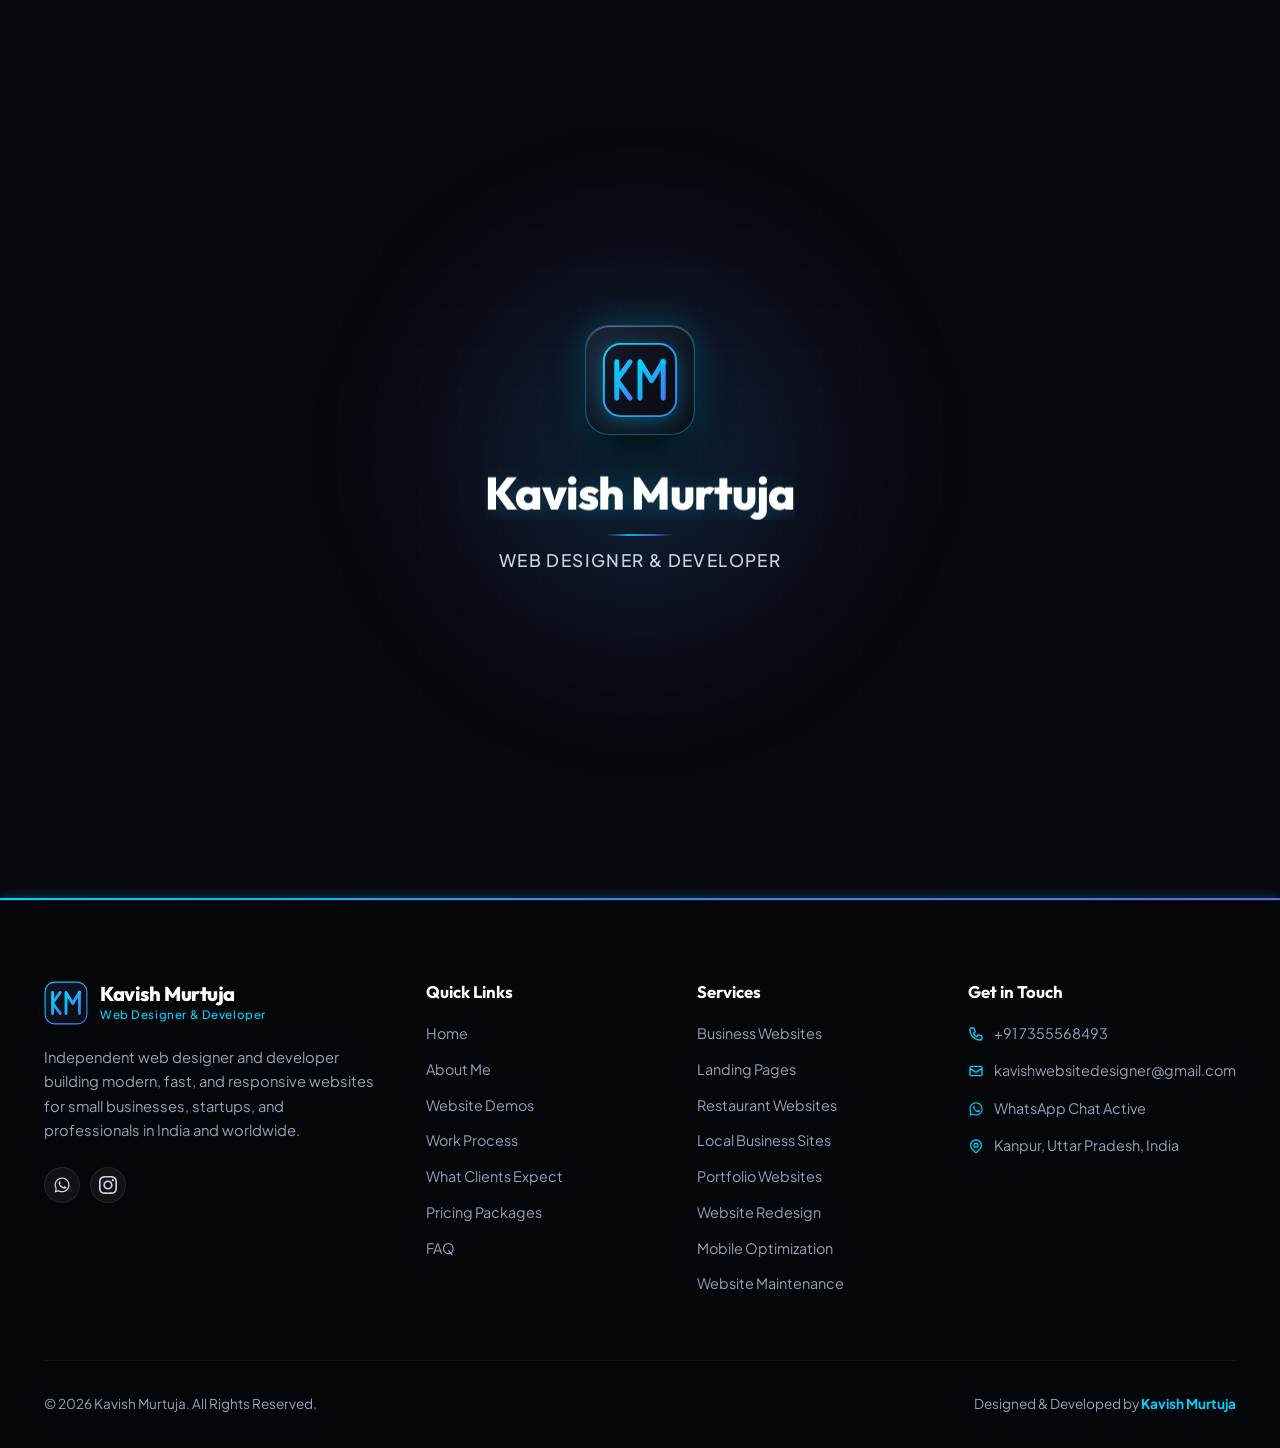
<file: about/index.html>
<!DOCTYPE html>
<html lang="en">
<head>
  <meta charset="UTF-8">
  <meta name="robots" content="noindex, follow">
  <link rel="canonical" href="https://sayyedkavish979-dotcom.github.io/Kavish-Murtuja-Portfolio/">
  <meta http-equiv="refresh" content="0; url=../#about">
  <title>About Kavish Murtuja — Freelance Web Designer &amp; Developer in Kanpur</title>
  <script>
    window.location.replace('../#about');
  </script>
</head>
<body>
  <p>Redirecting to <a href="../#about">About Kavish Murtuja</a>...</p>
</body>
</html>
</file>
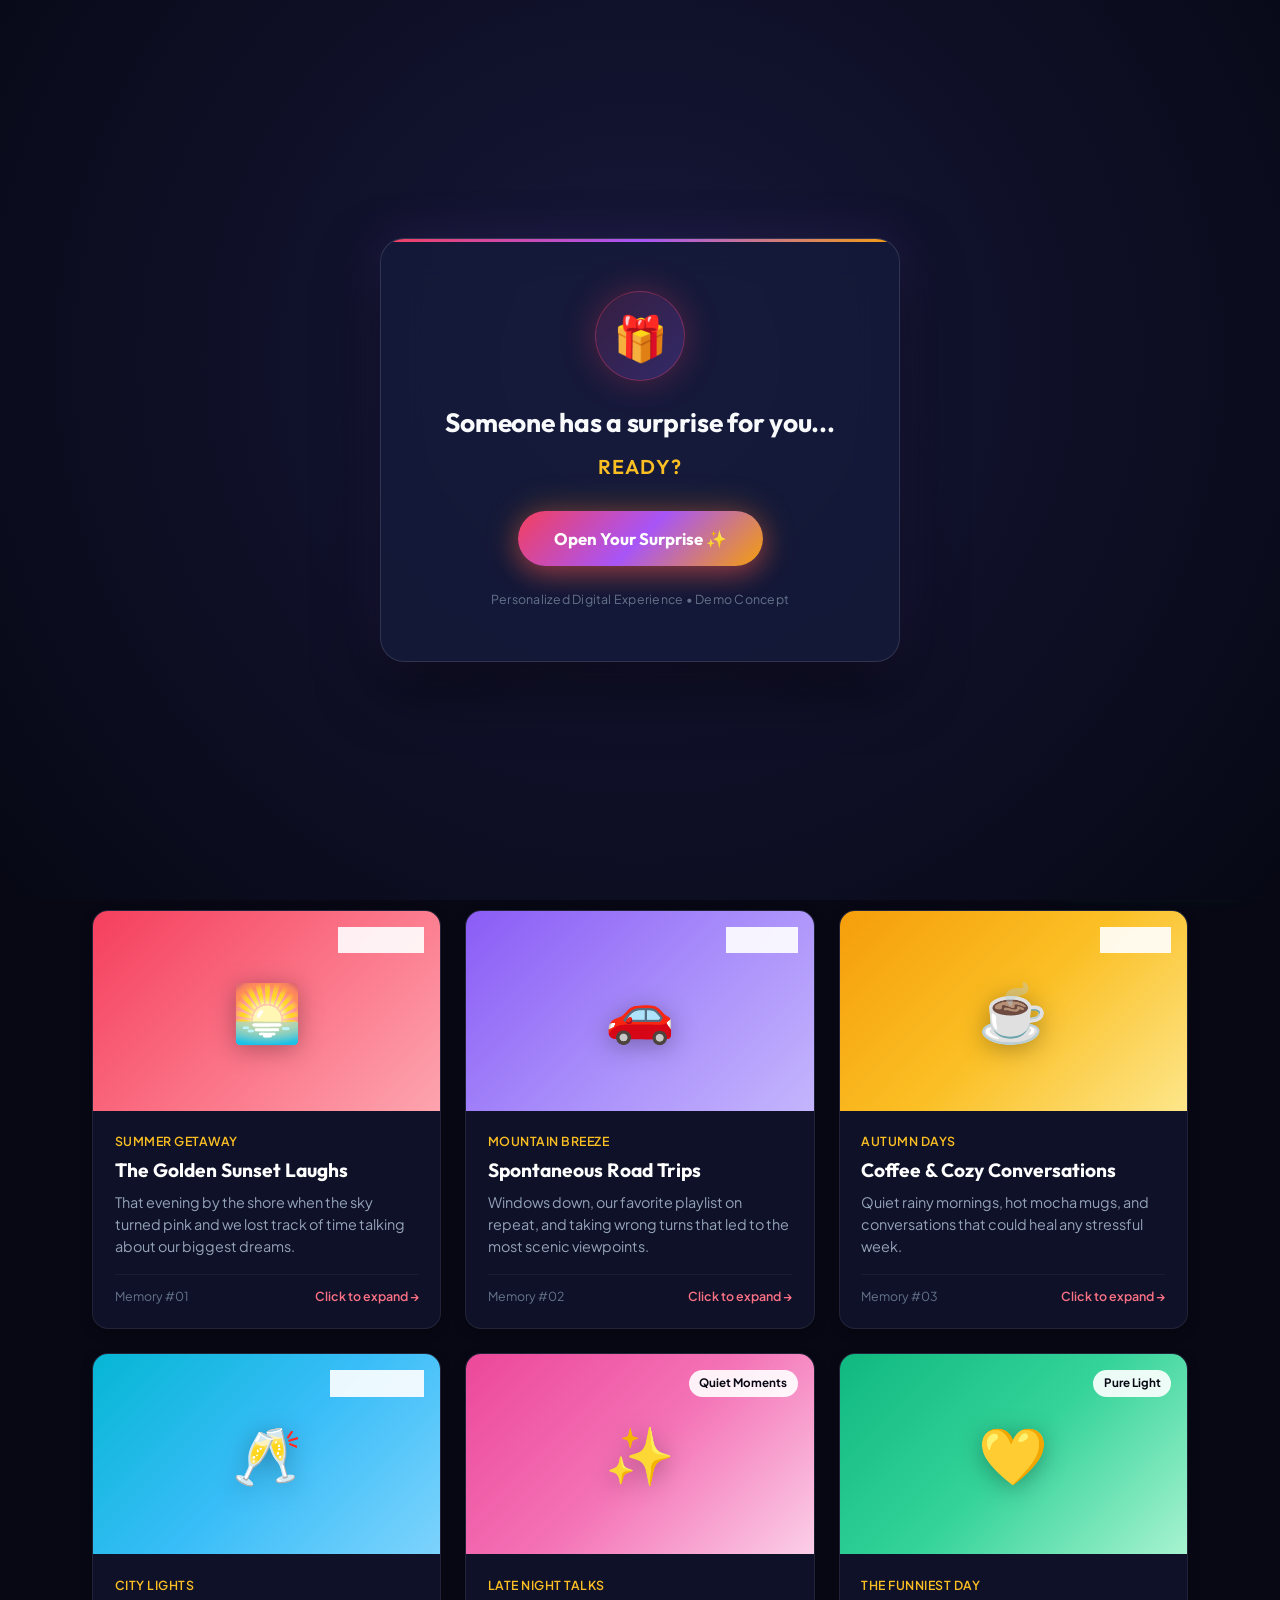
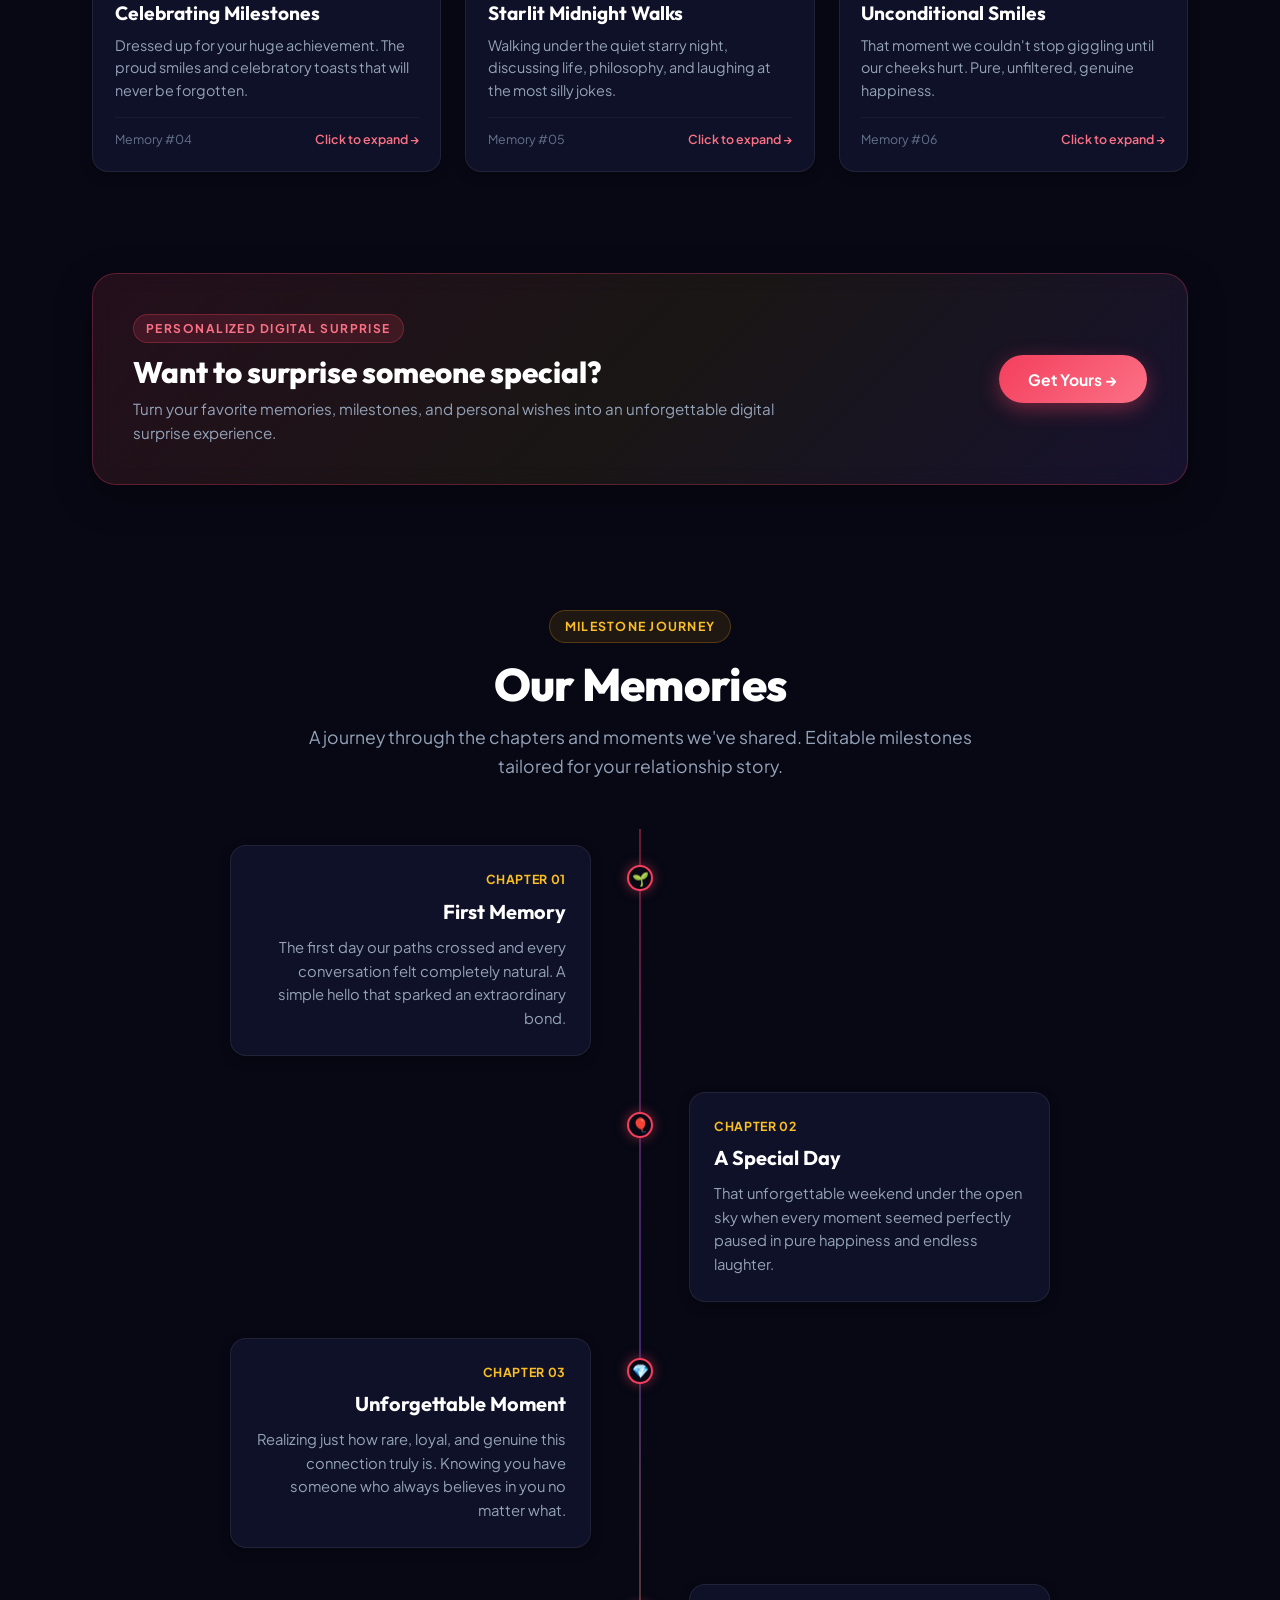
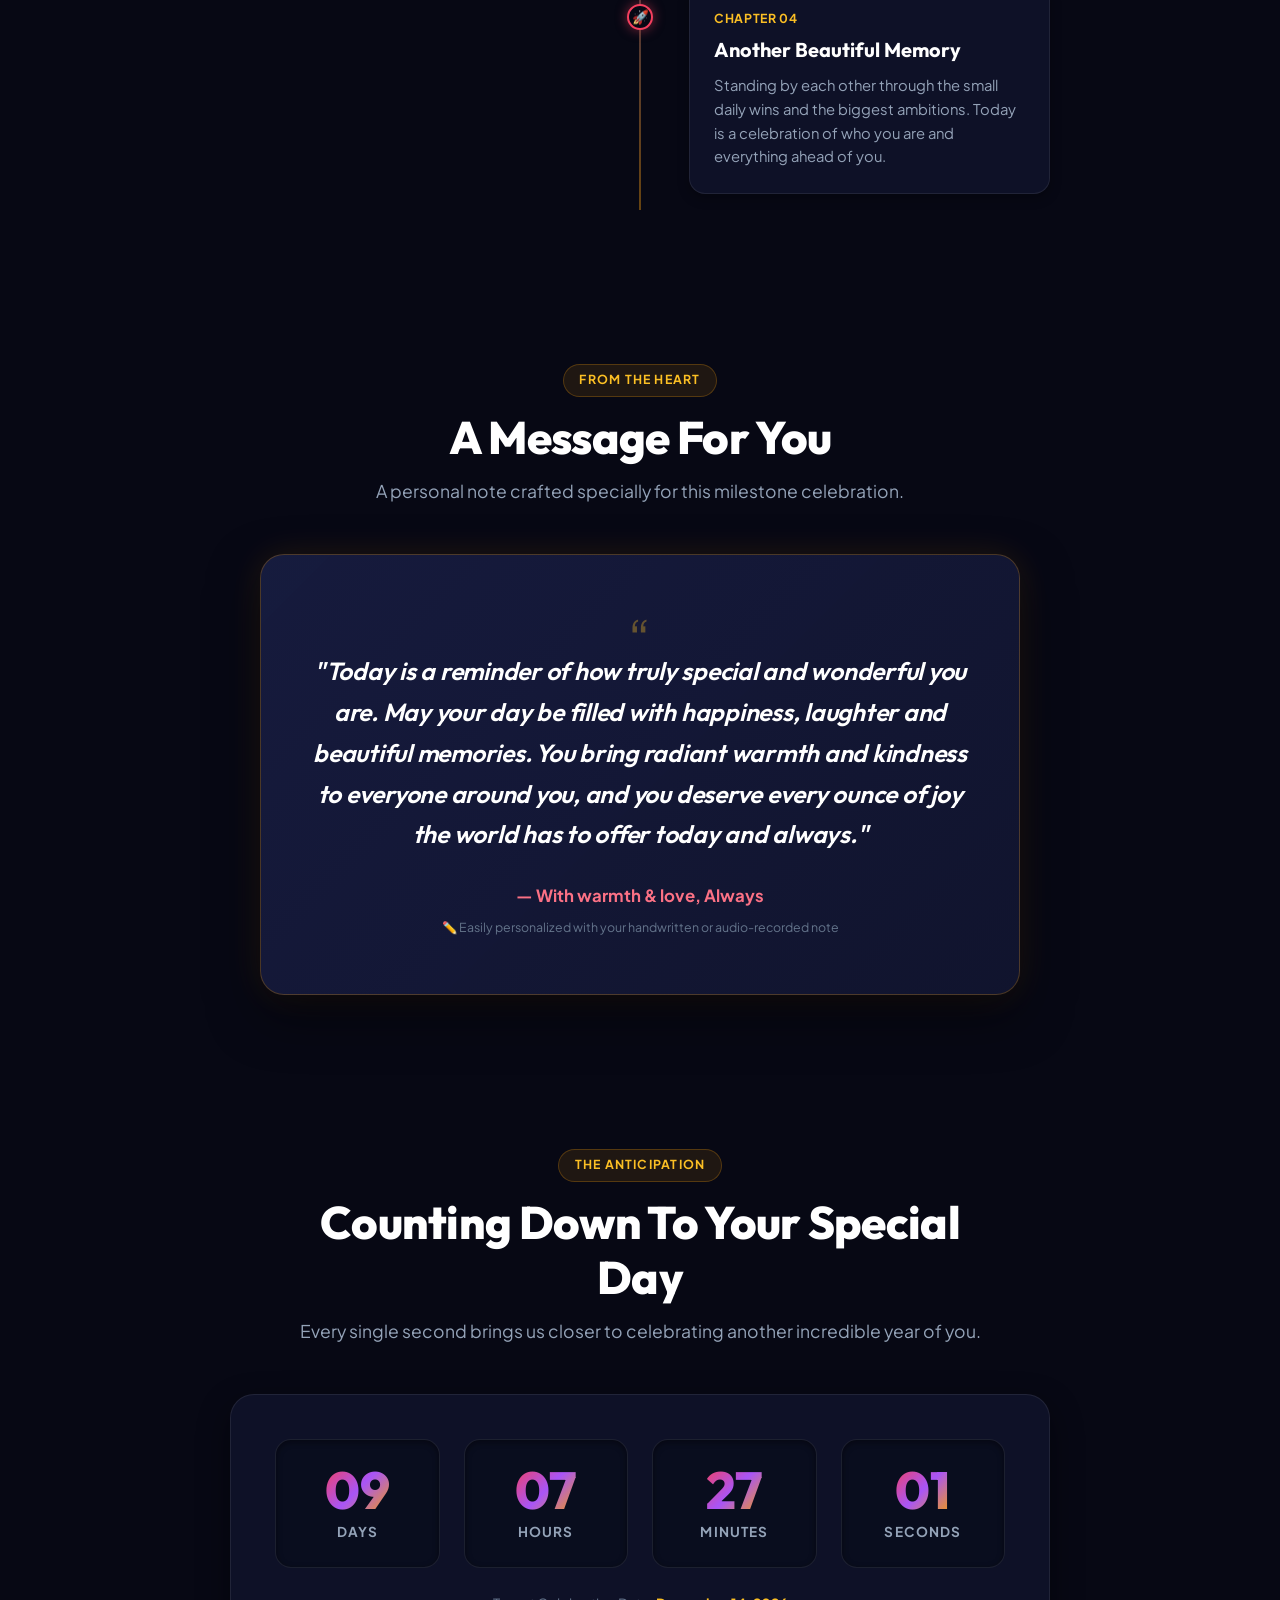
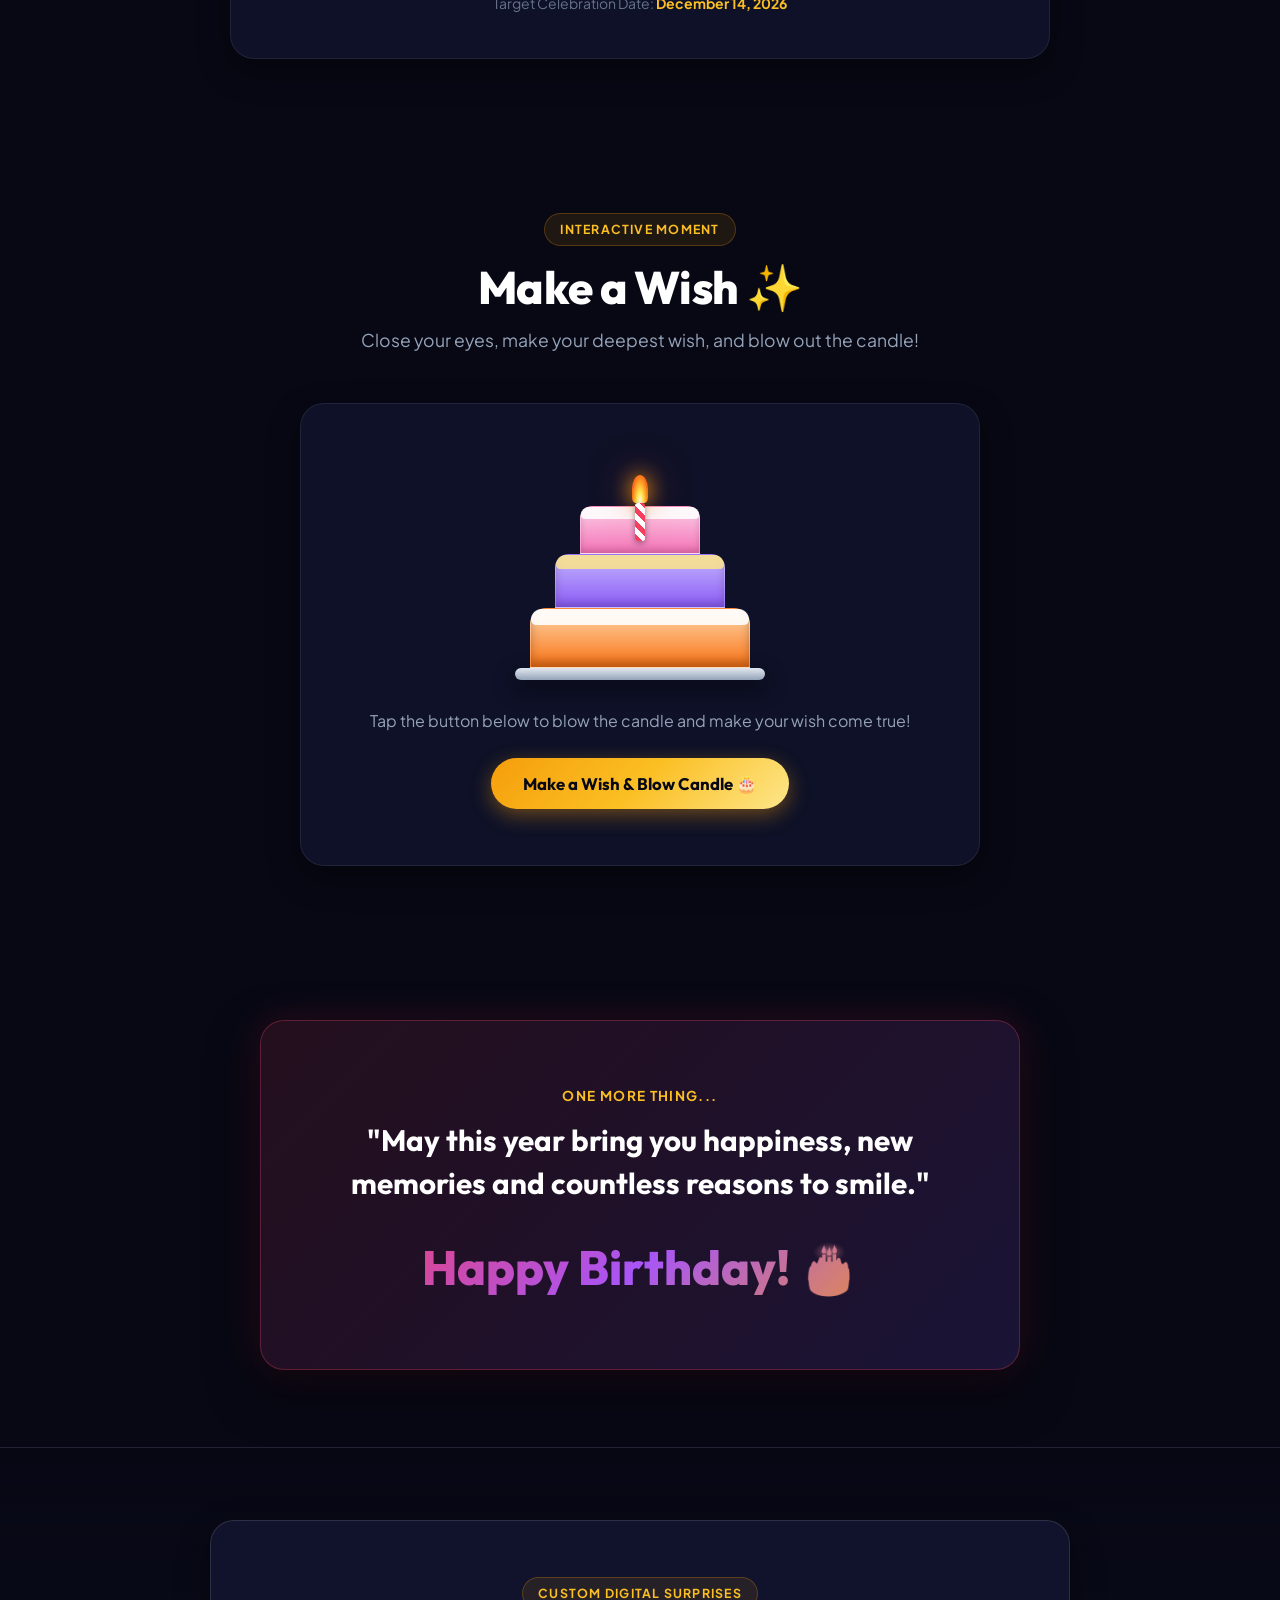
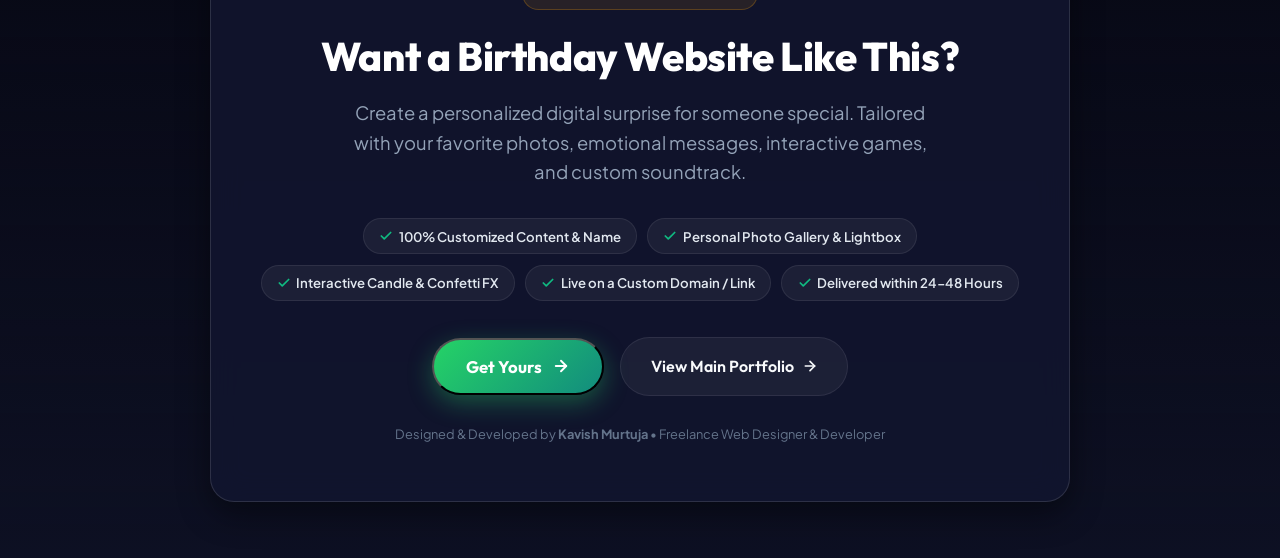
<file: birthday/index.html>
<!DOCTYPE html>
<html lang="en">
<head>
  <meta charset="UTF-8">
  <meta name="viewport" content="width=device-width, initial-scale=1.0, viewport-fit=cover">
  <title>Birthday Surprise — Interactive Website Concept Demo | Kavish Murtuja</title>
  <meta name="description" content="A personalized digital birthday surprise website demo concept crafted by Kavish Murtuja. Features an interactive opening surprise, photo gallery, memory timeline, live countdown, and birthday cake wish celebration.">
  <meta name="robots" content="index, follow">
  <link rel="canonical" href="https://kavishmurtujaportfolio.netlify.app/birthday/">

  <!-- Favicon -->
  <link rel="icon" type="image/svg+xml" href="../assets/favicon/favicon.svg">

  <!-- Google Fonts: Outfit & Plus Jakarta Sans -->
  <link rel="preconnect" href="https://fonts.googleapis.com">
  <link rel="preconnect" href="https://fonts.gstatic.com" crossorigin>
  <link href="https://fonts.googleapis.com/css2?family=Outfit:wght@500;600;700;800;900&family=Plus+Jakarta+Sans:ital,wght@0,400;0,500;0,600;0,700;1,500;1,600&display=swap" rel="stylesheet">

  <!-- Birthday Demo Stylesheet -->
  <link rel="stylesheet" href="css/birthday.css">
</head>
<body>

  <!-- Ambient Confetti & Particle Canvas -->
  <canvas id="confettiCanvas"></canvas>

  <!-- Ambient Glow Background Meshes -->
  <div class="bday-bg-glows" aria-hidden="true">
    <div class="bday-glow-1"></div>
    <div class="bday-glow-2"></div>
    <div class="bday-glow-3"></div>
  </div>

  <!-- 1. Top Creator Status Bar -->
  <header class="bday-top-bar" role="banner">
    <div class="bday-top-bar-inner">
      <div class="bday-demo-pill">
        <span class="pulse-dot"></span>
        <span>Concept Demo by Kavish Murtuja</span>
      </div>

      <div class="bday-top-actions">
        <a href="../#portfolio" class="bday-creator-link">
          <svg width="14" height="14" viewBox="0 0 24 24" fill="none" stroke="currentColor" stroke-width="2.5" stroke-linecap="round" stroke-linejoin="round"><line x1="19" y1="12" x2="5" y2="12"></line><polyline points="12 19 5 12 12 5"></polyline></svg>
          <span>Portfolio</span>
        </a>
        <button type="button" class="bday-creator-badge-btn btn-open-contact" data-open-contact="true">Get Yours &rarr;</button>
      </div>
    </div>
  </header>

  <!-- 2. Opening Surprise Experience Overlay (No Skip Button) -->
  <div class="bday-opening-overlay" id="bdayOpeningOverlay" role="dialog" aria-modal="true" aria-label="Birthday Surprise Opening">
    <div class="bday-opening-card">
      <div class="bday-gift-icon-wrap">
        <span>🎁</span>
      </div>

      <h1 class="bday-opening-pre-title">Someone has a surprise for you...</h1>
      <p class="bday-opening-ready">Ready?</p>

      <button type="button" class="bday-open-surprise-btn" id="btnOpenSurprise">
        <span>Open Your Surprise ✨</span>
      </button>

      <p class="bday-opening-footer-note">Personalized Digital Experience &bull; Demo Concept</p>
    </div>
  </div>

  <main id="mainContent">

    <!-- 3. Celebration Hero Section -->
    <section class="bday-hero" id="hero">
      <!-- Decorative Floating Balloons -->
      <div class="bday-balloon-decor balloon-left-1" aria-hidden="true">🎈</div>
      <div class="bday-balloon-decor balloon-left-2" aria-hidden="true">✨</div>
      <div class="bday-balloon-decor balloon-right-1" aria-hidden="true">🎈</div>
      <div class="bday-balloon-decor balloon-right-2" aria-hidden="true">🎉</div>

      <div class="bday-container">
        <div class="bday-badge-hero">
          <span>✨</span>
          <span>Celebration Day</span>
          <span>✨</span>
        </div>

        <h1 class="bday-hero-title">Happy Birthday!</h1>
        <h2 class="bday-hero-recipient">
          To Someone Special — <span class="dyn-recipient-name bday-name-highlight">Alex</span>
        </h2>

        <p class="bday-hero-desc">
          Today is all about celebrating you. Here is a curated collection of memories, milestones, and heartfelt wishes crafted to make your day unforgettable.
        </p>

        <!-- Quick Jump Navigation Pills -->
        <nav class="bday-nav-pills" aria-label="Surprise sections">
          <a href="#memories" class="bday-pill-link">📸 Memories</a>
          <a href="#timeline" class="bday-pill-link">⏳ Timeline</a>
          <a href="#message" class="bday-pill-link">💌 Message</a>
          <a href="#countdown" class="bday-pill-link">⏰ Countdown</a>
          <a href="#cake" class="bday-pill-link highlight">🎂 Make a Wish ✨</a>
        </nav>
      </div>
    </section>

    <!-- 4. Beautiful Memories (Photo Gallery) -->
    <section class="bday-section" id="memories">
      <div class="bday-container">
        <div class="bday-section-header">
          <div class="bday-section-badge">Memories Gallery</div>
          <h2 class="bday-section-title">Beautiful Memories</h2>
          <p class="bday-section-desc">
            A glimpse of the moments, smiles, and laughter that made this year unforgettable. Every photo placeholder below can be personalized with your favorite memories.
          </p>
        </div>

        <div class="bday-gallery-grid">
          <!-- Memory 1 -->
          <article class="bday-memory-card" tabindex="0" role="button" aria-label="View The Golden Sunset Laughs memory"
            data-title="The Golden Sunset Laughs"
            data-date="Summer Getaway"
            data-caption="That evening by the shore when the sky turned pink and we lost track of time talking about our biggest dreams."
            data-icon="🌅"
            data-gradient="linear-gradient(135deg, #f43f5e 0%, #fb7185 50%, #fda4af 100%)">
            <div class="bday-memory-preview" style="background: linear-gradient(135deg, #f43f5e 0%, #fb7185 50%, #fda4af 100%);">
              <span class="bday-memory-icon">🌅</span>
              <span class="bday-memory-tag">Adventures</span>
            </div>
            <div class="bday-memory-content">
              <div class="bday-memory-date">Summer Getaway</div>
              <h3 class="bday-memory-title">The Golden Sunset Laughs</h3>
              <p class="bday-memory-caption">That evening by the shore when the sky turned pink and we lost track of time talking about our biggest dreams.</p>
              <div class="bday-memory-footer">
                <span>Memory #01</span>
                <span class="bday-view-prompt">Click to expand &rarr;</span>
              </div>
            </div>
          </article>

          <!-- Memory 2 -->
          <article class="bday-memory-card" tabindex="0" role="button" aria-label="View Spontaneous Road Trips memory"
            data-title="Spontaneous Road Trips"
            data-date="Mountain Breeze"
            data-caption="Windows down, our favorite playlist on repeat, and taking wrong turns that led to the most scenic viewpoints."
            data-icon="🚗"
            data-gradient="linear-gradient(135deg, #8b5cf6 0%, #a78bfa 50%, #c4b5fd 100%)">
            <div class="bday-memory-preview" style="background: linear-gradient(135deg, #8b5cf6 0%, #a78bfa 50%, #c4b5fd 100%);">
              <span class="bday-memory-icon">🚗</span>
              <span class="bday-memory-tag">Journeys</span>
            </div>
            <div class="bday-memory-content">
              <div class="bday-memory-date">Mountain Breeze</div>
              <h3 class="bday-memory-title">Spontaneous Road Trips</h3>
              <p class="bday-memory-caption">Windows down, our favorite playlist on repeat, and taking wrong turns that led to the most scenic viewpoints.</p>
              <div class="bday-memory-footer">
                <span>Memory #02</span>
                <span class="bday-view-prompt">Click to expand &rarr;</span>
              </div>
            </div>
          </article>

          <!-- Memory 3 -->
          <article class="bday-memory-card" tabindex="0" role="button" aria-label="View Coffee & Cozy Conversations memory"
            data-title="Coffee & Cozy Conversations"
            data-date="Autumn Days"
            data-caption="Quiet rainy mornings, hot mocha mugs, and conversations that could heal any stressful week."
            data-icon="☕"
            data-gradient="linear-gradient(135deg, #f59e0b 0%, #fbbf24 50%, #fde68a 100%)">
            <div class="bday-memory-preview" style="background: linear-gradient(135deg, #f59e0b 0%, #fbbf24 50%, #fde68a 100%);">
              <span class="bday-memory-icon">☕</span>
              <span class="bday-memory-tag">Comfort</span>
            </div>
            <div class="bday-memory-content">
              <div class="bday-memory-date">Autumn Days</div>
              <h3 class="bday-memory-title">Coffee &amp; Cozy Conversations</h3>
              <p class="bday-memory-caption">Quiet rainy mornings, hot mocha mugs, and conversations that could heal any stressful week.</p>
              <div class="bday-memory-footer">
                <span>Memory #03</span>
                <span class="bday-view-prompt">Click to expand &rarr;</span>
              </div>
            </div>
          </article>

          <!-- Memory 4 -->
          <article class="bday-memory-card" tabindex="0" role="button" aria-label="View Celebrating Milestones memory"
            data-title="Celebrating Milestones"
            data-date="City Lights"
            data-caption="Dressed up for your huge achievement. The proud smiles and celebratory toasts that will never be forgotten."
            data-icon="🥂"
            data-gradient="linear-gradient(135deg, #06b6d4 0%, #38bdf8 50%, #7dd3fc 100%)">
            <div class="bday-memory-preview" style="background: linear-gradient(135deg, #06b6d4 0%, #38bdf8 50%, #7dd3fc 100%);">
              <span class="bday-memory-icon">🥂</span>
              <span class="bday-memory-tag">Celebrations</span>
            </div>
            <div class="bday-memory-content">
              <div class="bday-memory-date">City Lights</div>
              <h3 class="bday-memory-title">Celebrating Milestones</h3>
              <p class="bday-memory-caption">Dressed up for your huge achievement. The proud smiles and celebratory toasts that will never be forgotten.</p>
              <div class="bday-memory-footer">
                <span>Memory #04</span>
                <span class="bday-view-prompt">Click to expand &rarr;</span>
              </div>
            </div>
          </article>

          <!-- Memory 5 -->
          <article class="bday-memory-card" tabindex="0" role="button" aria-label="View Starlit Midnight Walks memory"
            data-title="Starlit Midnight Walks"
            data-date="Late Night Talks"
            data-caption="Walking under the quiet starry night, discussing life, philosophy, and laughing at the most silly jokes."
            data-icon="✨"
            data-gradient="linear-gradient(135deg, #ec4899 0%, #f472b6 50%, #fbcfe8 100%)">
            <div class="bday-memory-preview" style="background: linear-gradient(135deg, #ec4899 0%, #f472b6 50%, #fbcfe8 100%);">
              <span class="bday-memory-icon">✨</span>
              <span class="bday-memory-tag">Quiet Moments</span>
            </div>
            <div class="bday-memory-content">
              <div class="bday-memory-date">Late Night Talks</div>
              <h3 class="bday-memory-title">Starlit Midnight Walks</h3>
              <p class="bday-memory-caption">Walking under the quiet starry night, discussing life, philosophy, and laughing at the most silly jokes.</p>
              <div class="bday-memory-footer">
                <span>Memory #05</span>
                <span class="bday-view-prompt">Click to expand &rarr;</span>
              </div>
            </div>
          </article>

          <!-- Memory 6 -->
          <article class="bday-memory-card" tabindex="0" role="button" aria-label="View Unconditional Smiles memory"
            data-title="Unconditional Smiles"
            data-date="The Funniest Day"
            data-caption="That moment we couldn't stop giggling until our cheeks hurt. Pure, unfiltered, genuine happiness."
            data-icon="💛"
            data-gradient="linear-gradient(135deg, #10b981 0%, #34d399 50%, #a7f3d0 100%)">
            <div class="bday-memory-preview" style="background: linear-gradient(135deg, #10b981 0%, #34d399 50%, #a7f3d0 100%);">
              <span class="bday-memory-icon">💛</span>
              <span class="bday-memory-tag">Pure Light</span>
            </div>
            <div class="bday-memory-content">
              <div class="bday-memory-date">The Funniest Day</div>
              <h3 class="bday-memory-title">Unconditional Smiles</h3>
              <p class="bday-memory-caption">That moment we couldn't stop giggling until our cheeks hurt. Pure, unfiltered, genuine happiness.</p>
              <div class="bday-memory-footer">
                <span>Memory #06</span>
                <span class="bday-view-prompt">Click to expand &rarr;</span>
              </div>
            </div>
          </article>
        </div>
      </div>
    </section>

    <!-- Strategic Mid-Page Conversion Banner -->
    <div class="bday-mid-cta-banner">
      <div class="bday-container">
        <div class="bday-mid-cta-card">
          <div class="bday-mid-cta-content">
            <span class="bday-mid-cta-badge">Personalized Digital Surprise</span>
            <h3 class="bday-mid-cta-title">Want to surprise someone special?</h3>
            <p class="bday-mid-cta-desc">Turn your favorite memories, milestones, and personal wishes into an unforgettable digital surprise experience.</p>
          </div>
          <button type="button" class="bday-btn-mid-cta bday-mid-cta-btn btn-open-contact" data-open-contact="true">Get Yours &rarr;</button>
        </div>
      </div>
    </div>

    <!-- 5. Our Memories Timeline -->
    <section class="bday-section" id="timeline">
      <div class="bday-container">
        <div class="bday-section-header">
          <div class="bday-section-badge">Milestone Journey</div>
          <h2 class="bday-section-title">Our Memories</h2>
          <p class="bday-section-desc">
            A journey through the chapters and moments we've shared. Editable milestones tailored for your relationship story.
          </p>
        </div>

        <div class="bday-timeline-wrap">
          <!-- Milestone 1 -->
          <div class="bday-timeline-item">
            <div class="bday-timeline-dot" aria-hidden="true">🌱</div>
            <div class="bday-timeline-card">
              <div class="bday-tl-sub">Chapter 01</div>
              <h3 class="bday-tl-title">First Memory</h3>
              <p class="bday-tl-desc">
                The first day our paths crossed and every conversation felt completely natural. A simple hello that sparked an extraordinary bond.
              </p>
            </div>
          </div>

          <!-- Milestone 2 -->
          <div class="bday-timeline-item">
            <div class="bday-timeline-dot" aria-hidden="true">🎈</div>
            <div class="bday-timeline-card">
              <div class="bday-tl-sub">Chapter 02</div>
              <h3 class="bday-tl-title">A Special Day</h3>
              <p class="bday-tl-desc">
                That unforgettable weekend under the open sky when every moment seemed perfectly paused in pure happiness and endless laughter.
              </p>
            </div>
          </div>

          <!-- Milestone 3 -->
          <div class="bday-timeline-item">
            <div class="bday-timeline-dot" aria-hidden="true">💎</div>
            <div class="bday-timeline-card">
              <div class="bday-tl-sub">Chapter 03</div>
              <h3 class="bday-tl-title">Unforgettable Moment</h3>
              <p class="bday-tl-desc">
                Realizing just how rare, loyal, and genuine this connection truly is. Knowing you have someone who always believes in you no matter what.
              </p>
            </div>
          </div>

          <!-- Milestone 4 -->
          <div class="bday-timeline-item">
            <div class="bday-timeline-dot" aria-hidden="true">🚀</div>
            <div class="bday-timeline-card">
              <div class="bday-tl-sub">Chapter 04</div>
              <h3 class="bday-tl-title">Another Beautiful Memory</h3>
              <p class="bday-tl-desc">
                Standing by each other through the small daily wins and the biggest ambitions. Today is a celebration of who you are and everything ahead of you.
              </p>
            </div>
          </div>
        </div>
      </div>
    </section>

    <!-- 6. Personal Message Section -->
    <section class="bday-section" id="message">
      <div class="bday-container">
        <div class="bday-section-header">
          <div class="bday-section-badge">From The Heart</div>
          <h2 class="bday-section-title">A Message For You</h2>
          <p class="bday-section-desc">A personal note crafted specially for this milestone celebration.</p>
        </div>

        <div class="bday-message-card">
          <div class="bday-quote-mark" aria-hidden="true">&ldquo;</div>
          <p class="bday-message-text" id="dynPersonalMessage">
            "Today is a reminder of how truly special and wonderful you are. May your day be filled with happiness, laughter and beautiful memories. You bring radiant warmth and kindness to everyone around you, and you deserve every ounce of joy the world has to offer today and always."
          </p>
          <div class="bday-message-sender" id="dynMessageSender">— With warmth &amp; love, Always</div>
          <div class="bday-message-note">✏️ Easily personalized with your handwritten or audio-recorded note</div>
        </div>
      </div>
    </section>

    <!-- 7. Live Birthday Countdown -->
    <section class="bday-section" id="countdown">
      <div class="bday-container">
        <div class="bday-section-header">
          <div class="bday-section-badge">The Anticipation</div>
          <h2 class="bday-section-title">Counting Down To Your Special Day</h2>
          <p class="bday-section-desc">Every single second brings us closer to celebrating another incredible year of you.</p>
        </div>

        <div class="bday-countdown-box">
          <div class="bday-timer-grid" id="bdayTimerGrid">
            <div class="bday-timer-cell">
              <span class="bday-timer-num" id="timerDays">00</span>
              <span class="bday-timer-label">Days</span>
            </div>
            <div class="bday-timer-cell">
              <span class="bday-timer-num" id="timerHours">00</span>
              <span class="bday-timer-label">Hours</span>
            </div>
            <div class="bday-timer-cell">
              <span class="bday-timer-num" id="timerMinutes">00</span>
              <span class="bday-timer-label">Minutes</span>
            </div>
            <div class="bday-timer-cell">
              <span class="bday-timer-num" id="timerSeconds">00</span>
              <span class="bday-timer-label">Seconds</span>
            </div>
          </div>

          <!-- Graceful past-date celebration state -->
          <div class="bday-celebration-state" id="bdayCelebrationState">
            <h3>🎉 The Special Day is Here! 🎉</h3>
            <p>Today is the grand celebration! Happy Birthday!</p>
          </div>

          <div class="bday-target-date-display">
            Target Celebration Date: <strong id="dynTargetDateDisplay">Upcoming Birthday</strong>
          </div>
        </div>
      </div>
    </section>

    <!-- 8. Interactive Birthday Cake ("Make a Wish ✨") -->
    <section class="bday-section" id="cake">
      <div class="bday-container">
        <div class="bday-section-header">
          <div class="bday-section-badge">Interactive Moment</div>
          <h2 class="bday-section-title">Make a Wish ✨</h2>
          <p class="bday-section-desc">Close your eyes, make your deepest wish, and blow out the candle!</p>
        </div>

        <div class="bday-cake-stage" id="bdayCakeStage">
          <div class="bday-cake-art" aria-hidden="true">
            <!-- Candle & Flame -->
            <div class="bday-candle-wrap">
              <div class="bday-candle-smoke"></div>
              <div class="bday-candle-flame"></div>
              <div class="bday-candle-stick"></div>
            </div>

            <!-- Cake Tiers -->
            <div class="bday-cake-tier-top"></div>
            <div class="bday-cake-tier-mid"></div>
            <div class="bday-cake-tier-base"></div>
            <div class="bday-cake-plate"></div>
          </div>

          <p class="bday-wish-prompt-text">Tap the button below to blow the candle and make your wish come true!</p>

          <button type="button" class="bday-make-wish-btn" id="btnMakeWish">
            <span>Make a Wish &amp; Blow Candle 🎂</span>
          </button>

          <div class="bday-wish-success-toast" id="bdayWishSuccessToast">
            Wish Made! May all your dreams and hopes take flight this year! ✨🎉
          </div>
        </div>
      </div>
    </section>

    <!-- 9. Final Message Section -->
    <section class="bday-section" id="final">
      <div class="bday-container">
        <div class="bday-final-message-card">
          <div class="bday-final-pre">One More Thing...</div>
          <p class="bday-final-quote">
            "May this year bring you happiness, new memories and countless reasons to smile."
          </p>
          <div class="bday-final-cheer">Happy Birthday! 🎂</div>
        </div>
      </div>
    </section>

    <!-- 10. Call to Action for Kavish Murtuja Business -->
    <section class="bday-business-cta-section" id="createYourOwn">
      <div class="bday-container">
        <div class="bday-cta-box">
          <div class="bday-section-badge">Custom Digital Surprises</div>
          <h2 class="bday-cta-title">Want a Birthday Website Like This?</h2>
          <p class="bday-cta-subtitle">
            Create a personalized digital surprise for someone special. Tailored with your favorite photos, emotional messages, interactive games, and custom soundtrack.
          </p>

          <div class="bday-features-list">
            <span class="bday-feat-badge">
              <svg width="14" height="14" viewBox="0 0 24 24" fill="none" stroke="currentColor" stroke-width="3" stroke-linecap="round" stroke-linejoin="round"><polyline points="20 6 9 17 4 12"></polyline></svg>
              100% Customized Content &amp; Name
            </span>
            <span class="bday-feat-badge">
              <svg width="14" height="14" viewBox="0 0 24 24" fill="none" stroke="currentColor" stroke-width="3" stroke-linecap="round" stroke-linejoin="round"><polyline points="20 6 9 17 4 12"></polyline></svg>
              Personal Photo Gallery &amp; Lightbox
            </span>
            <span class="bday-feat-badge">
              <svg width="14" height="14" viewBox="0 0 24 24" fill="none" stroke="currentColor" stroke-width="3" stroke-linecap="round" stroke-linejoin="round"><polyline points="20 6 9 17 4 12"></polyline></svg>
              Interactive Candle &amp; Confetti FX
            </span>
            <span class="bday-feat-badge">
              <svg width="14" height="14" viewBox="0 0 24 24" fill="none" stroke="currentColor" stroke-width="3" stroke-linecap="round" stroke-linejoin="round"><polyline points="20 6 9 17 4 12"></polyline></svg>
              Live on a Custom Domain / Link
            </span>
            <span class="bday-feat-badge">
              <svg width="14" height="14" viewBox="0 0 24 24" fill="none" stroke="currentColor" stroke-width="3" stroke-linecap="round" stroke-linejoin="round"><polyline points="20 6 9 17 4 12"></polyline></svg>
              Delivered within 24-48 Hours
            </span>
          </div>

          <div class="bday-cta-actions">
            <button type="button" class="bday-btn-whatsapp-cta btn-open-contact" id="btnCreateSurpriseWhatsApp" data-open-contact="true">
              <span>Get Yours</span>
              <svg width="18" height="18" viewBox="0 0 24 24" fill="none" stroke="currentColor" stroke-width="2.5" stroke-linecap="round" stroke-linejoin="round"><line x1="5" y1="12" x2="19" y2="12"></line><polyline points="12 5 19 12 12 19"></polyline></svg>
            </button>
            <a href="../#portfolio" class="bday-btn-portfolio-back">
              <span>View Main Portfolio</span>
              <svg width="16" height="16" viewBox="0 0 24 24" fill="none" stroke="currentColor" stroke-width="2.5" stroke-linecap="round" stroke-linejoin="round"><line x1="5" y1="12" x2="19" y2="12"></line><polyline points="12 5 19 12 12 19"></polyline></svg>
            </a>
          </div>

          <div class="bday-cta-attribution">
            Designed &amp; Developed by <strong>Kavish Murtuja</strong> &bull; Freelance Web Designer &amp; Developer
          </div>
        </div>
      </div>
    </section>

  </main>

  <!-- 11. Lightbox Modal for Photo Gallery -->
  <div class="bday-modal" id="bdayMemoryModal" role="dialog" aria-modal="true" aria-label="Memory Photo Preview">
    <div class="bday-modal-card">
      <button type="button" class="bday-modal-close-btn" id="btnBdayModalClose" aria-label="Close memory preview">&times;</button>
      <div class="bday-modal-graphic" id="bdayModalGraphic">
        <span>✨</span>
      </div>
      <div class="bday-modal-body">
        <div class="bday-modal-date" id="bdayModalDate">Memory Date</div>
        <h3 class="bday-modal-title" id="bdayModalTitle">Memory Title</h3>
        <p class="bday-modal-desc" id="bdayModalDesc">Memory detailed caption.</p>
        <div class="bday-modal-customize-note">
          📷 <strong>Customizable Photo Slot:</strong> Replaceable with high-resolution client photos, custom stickers, or video clips.
        </div>
      </div>
    </div>
  </div>

  <!-- 12. Floating WhatsApp Action Button -->
  <a href="https://wa.me/917355568493?text=Hi%20Kavish%2C%20I%E2%80%99m%20interested%20in%20getting%20a%20custom%20Birthday%20website%20like%20your%20demo.%20I%E2%80%99d%20like%20to%20discuss%20my%20requirements%2C%20available%20packages%2C%20and%20pricing."
     id="bdayFloatingWhatsapp"
     class="bday-floating-wa"
     target="_blank"
     rel="noopener"
     aria-label="Chat with Kavish on WhatsApp">
    <svg width="26" height="26" viewBox="0 0 24 24" fill="currentColor">
      <path d="M12.04 2C6.58 2 2.13 6.45 2.13 11.91C2.13 13.66 2.59 15.36 3.45 16.86L2.05 22L7.3 20.62C8.75 21.41 10.38 21.83 12.04 21.83C17.5 21.83 21.95 17.38 21.95 11.92C21.95 9.27 20.92 6.78 19.05 4.91C17.18 3.03 14.69 2 12.04 2M12.05 3.67C14.25 3.67 16.31 4.53 17.87 6.09C19.42 7.65 20.28 9.72 20.28 11.92C20.28 16.46 16.58 20.15 12.04 20.15C10.56 20.15 9.11 19.76 7.85 19L7.55 18.83L4.43 19.65L5.26 16.61L5.06 16.29C4.24 15 3.8 13.47 3.8 11.91C3.81 7.37 7.5 3.67 12.05 3.67M9.06 7.42C8.89 7.42 8.62 7.49 8.39 7.74C8.16 8 7.5 8.61 7.5 9.87C7.5 11.12 8.42 12.33 8.55 12.5C8.68 12.67 10.35 15.24 12.91 16.35C13.52 16.61 14 16.77 14.37 16.89C14.98 17.08 15.54 17.06 15.98 16.99C16.48 16.92 17.49 16.38 17.7 15.79C17.91 15.21 17.91 14.71 17.85 14.6C17.79 14.5 17.62 14.43 17.37 14.31C17.12 14.19 15.9 13.59 15.67 13.5C15.45 13.42 15.28 13.38 15.12 13.63C14.95 13.88 14.48 14.43 14.33 14.6C14.19 14.77 14.04 14.79 13.79 14.67C13.54 14.54 12.5 14.2 11.27 13.11C10.31 12.26 9.66 11.2 9.47 10.88C9.28 10.56 9.45 10.39 9.58 10.26C9.69 10.15 9.83 9.97 9.96 9.83C10.08 9.68 10.13 9.57 10.21 9.41C10.29 9.24 10.25 9.1 10.19 8.98C10.13 8.85 9.63 7.63 9.42 7.13C9.22 6.64 9.02 6.71 8.87 6.7L9.06 7.42Z"/>
    </svg>
    <span class="bday-floating-wa-label">Chat on WhatsApp</span>
  </a>

  <!-- 13. Quick Contact Action Panel Modal -->
  <div class="bday-contact-modal" id="bdayContactModal" role="dialog" aria-modal="true" aria-labelledby="bdayContactTitle" aria-hidden="true">
    <div class="bday-contact-backdrop" id="bdayContactBackdrop"></div>
    <div class="bday-contact-card">
      <button type="button" class="bday-contact-close" id="btnBdayCloseContact" aria-label="Close contact options">&times;</button>
      
      <div class="bday-contact-header">
        <div class="bday-contact-badge">✨ Let's Connect</div>
        <h3 class="bday-contact-title" id="bdayContactTitle">Let's Create Yours</h3>
        <p class="bday-contact-subtitle">Choose the easiest way to get in touch with Kavish.</p>
      </div>

      <div class="bday-contact-options">
        <!-- 1. WhatsApp (Primary/Highlighted) -->
        <a href="https://wa.me/917355568493?text=Hi%20Kavish%2C%20I%E2%80%99m%20interested%20in%20getting%20a%20custom%20Birthday%20website%20like%20your%20demo.%20I%E2%80%99d%20like%20to%20discuss%20my%20requirements%2C%20available%20packages%2C%20and%20pricing." 
           id="birthday-whatsapp-cta" 
           class="bday-contact-opt opt-whatsapp" 
           target="_blank" 
           rel="noopener">
          <div class="bday-contact-opt-icon">
            <svg width="24" height="24" viewBox="0 0 24 24" fill="currentColor"><path d="M12.04 2C6.58 2 2.13 6.45 2.13 11.91C2.13 13.66 2.59 15.36 3.45 16.86L2.05 22L7.3 20.62C8.75 21.41 10.38 21.83 12.04 21.83C17.5 21.83 21.95 17.38 21.95 11.92C21.95 9.27 20.92 6.78 19.05 4.91C17.18 3.03 14.69 2 12.04 2M12.05 3.67C14.25 3.67 16.31 4.53 17.87 6.09C19.42 7.65 20.28 9.72 20.28 11.92C20.28 16.46 16.58 20.15 12.04 20.15C10.56 20.15 9.11 19.76 7.85 19L7.55 18.83L4.43 19.65L5.26 16.61L5.06 16.29C4.24 15 3.8 13.47 3.8 11.91C3.81 7.37 7.5 3.67 12.05 3.67M9.06 7.42C8.89 7.42 8.62 7.49 8.39 7.74C8.16 8 7.5 8.61 7.5 9.87C7.5 11.12 8.42 12.33 8.55 12.5C8.68 12.67 10.35 15.24 12.91 16.35C13.52 16.61 14 16.77 14.37 16.89C14.98 17.08 15.54 17.06 15.98 16.99C16.48 16.92 17.49 16.38 17.7 15.79C17.91 15.21 17.91 14.71 17.85 14.6C17.79 14.5 17.62 14.43 17.37 14.31C17.12 14.19 15.9 13.59 15.67 13.5C15.45 13.42 15.28 13.38 15.12 13.63C14.95 13.88 14.48 14.43 14.33 14.6C14.19 14.77 14.04 14.79 13.79 14.67C13.54 14.54 12.5 14.2 11.27 13.11C10.31 12.26 9.66 11.2 9.47 10.88C9.28 10.56 9.45 10.39 9.58 10.26C9.69 10.15 9.83 9.97 9.96 9.83C10.08 9.68 10.13 9.57 10.21 9.41C10.29 9.24 10.25 9.1 10.19 8.98C10.13 8.85 9.63 7.63 9.42 7.13C9.22 6.64 9.02 6.71 8.87 6.7L9.06 7.42Z"/></svg>
          </div>
          <div class="bday-contact-opt-info">
            <div class="bday-contact-opt-top">
              <span class="bday-contact-opt-name">Chat on WhatsApp</span>
              <span class="bday-contact-badge-instant">Fastest Response</span>
            </div>
            <span class="bday-contact-opt-detail">Instant reply &bull; Direct chat</span>
          </div>
          <div class="bday-contact-opt-arrow">&rarr;</div>
        </a>

        <!-- 2. Email -->
        <a href="mailto:kavishwebsitedesigner@gmail.com?subject=Birthday%20Website%20Enquiry" 
           id="birthday-email-cta" 
           class="bday-contact-opt opt-email">
          <div class="bday-contact-opt-icon">
            <svg width="22" height="22" viewBox="0 0 24 24" fill="none" stroke="currentColor" stroke-width="2" stroke-linecap="round" stroke-linejoin="round"><path d="M4 4h16c1.1 0 2 .9 2 2v12c0 1.1-.9 2-2 2H4c-1.1 0-2-.9-2-2V6c0-1.1.9-2 2-2z"></path><polyline points="22,6 12,13 2,6"></polyline></svg>
          </div>
          <div class="bday-contact-opt-info">
            <span class="bday-contact-opt-name">Send an Email</span>
            <span class="bday-contact-opt-detail">kavishwebsitedesigner@gmail.com</span>
          </div>
          <div class="bday-contact-opt-arrow">&rarr;</div>
        </a>

        <!-- 3. Call -->
        <a href="tel:+917355568493" 
           id="birthday-call-cta" 
           class="bday-contact-opt opt-call">
          <div class="bday-contact-opt-icon">
            <svg width="22" height="22" viewBox="0 0 24 24" fill="none" stroke="currentColor" stroke-width="2" stroke-linecap="round" stroke-linejoin="round"><path d="M22 16.92v3a2 2 0 0 1-2.18 2 19.79 19.79 0 0 1-8.63-3.07 19.5 19.5 0 0 1-6-6 19.79 19.79 0 0 1-3.07-8.67A2 2 0 0 1 4.11 2h3a2 2 0 0 1 2 1.72 12.84 12.84 0 0 0 .7 2.81 2 2 0 0 1-.45 2.11L8.09 9.91a16 16 0 0 0 6 6l1.27-1.27a2 2 0 0 1 2.11-.45 12.84 12.84 0 0 0 2.81.7A2 2 0 0 1 22 16.92z"></path></svg>
          </div>
          <div class="bday-contact-opt-info">
            <span class="bday-contact-opt-name">Call Kavish</span>
            <span class="bday-contact-opt-detail">+91 7355568493</span>
          </div>
          <div class="bday-contact-opt-arrow">&rarr;</div>
        </a>
      </div>

      <div class="bday-contact-footer">
        <span>Concept Demo by <strong>Kavish Murtuja</strong> &bull; Web Designer &amp; Developer</span>
      </div>
    </div>
  </div>

  <!-- Scripts: Configuration followed by Interaction Logic -->
  <script src="js/birthday-config.js"></script>
  <script src="js/birthday.js"></script>
</body>
</html>
</file>
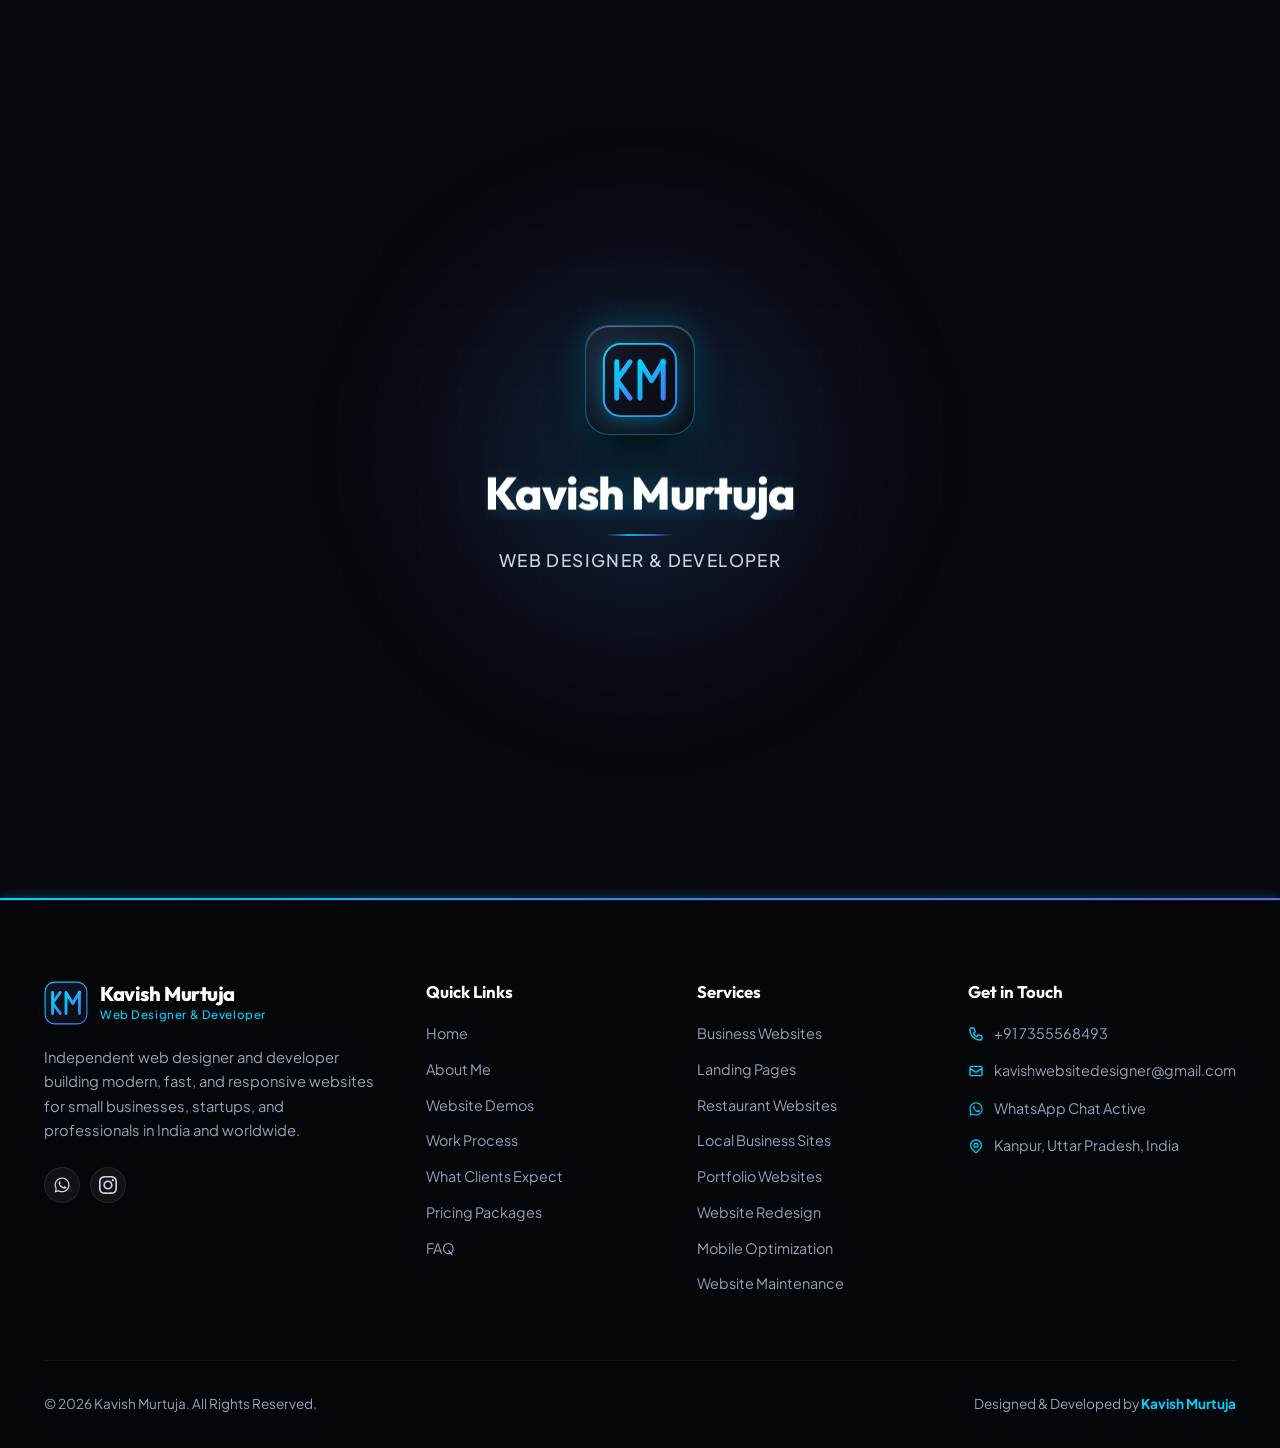
<file: contact/index.html>
<!DOCTYPE html>
<html lang="en">
<head>
  <meta charset="UTF-8">
  <meta name="robots" content="noindex, follow">
  <link rel="canonical" href="https://sayyedkavish979-dotcom.github.io/Kavish-Murtuja-Portfolio/">
  <meta http-equiv="refresh" content="0; url=../#contact">
  <title>Contact Kavish Murtuja — Freelance Web Designer &amp; Developer in Kanpur</title>
  <script>
    window.location.replace('../#contact');
  </script>
</head>
<body>
  <p>Redirecting to <a href="../#contact">Contact Kavish Murtuja</a>...</p>
</body>
</html>
</file>
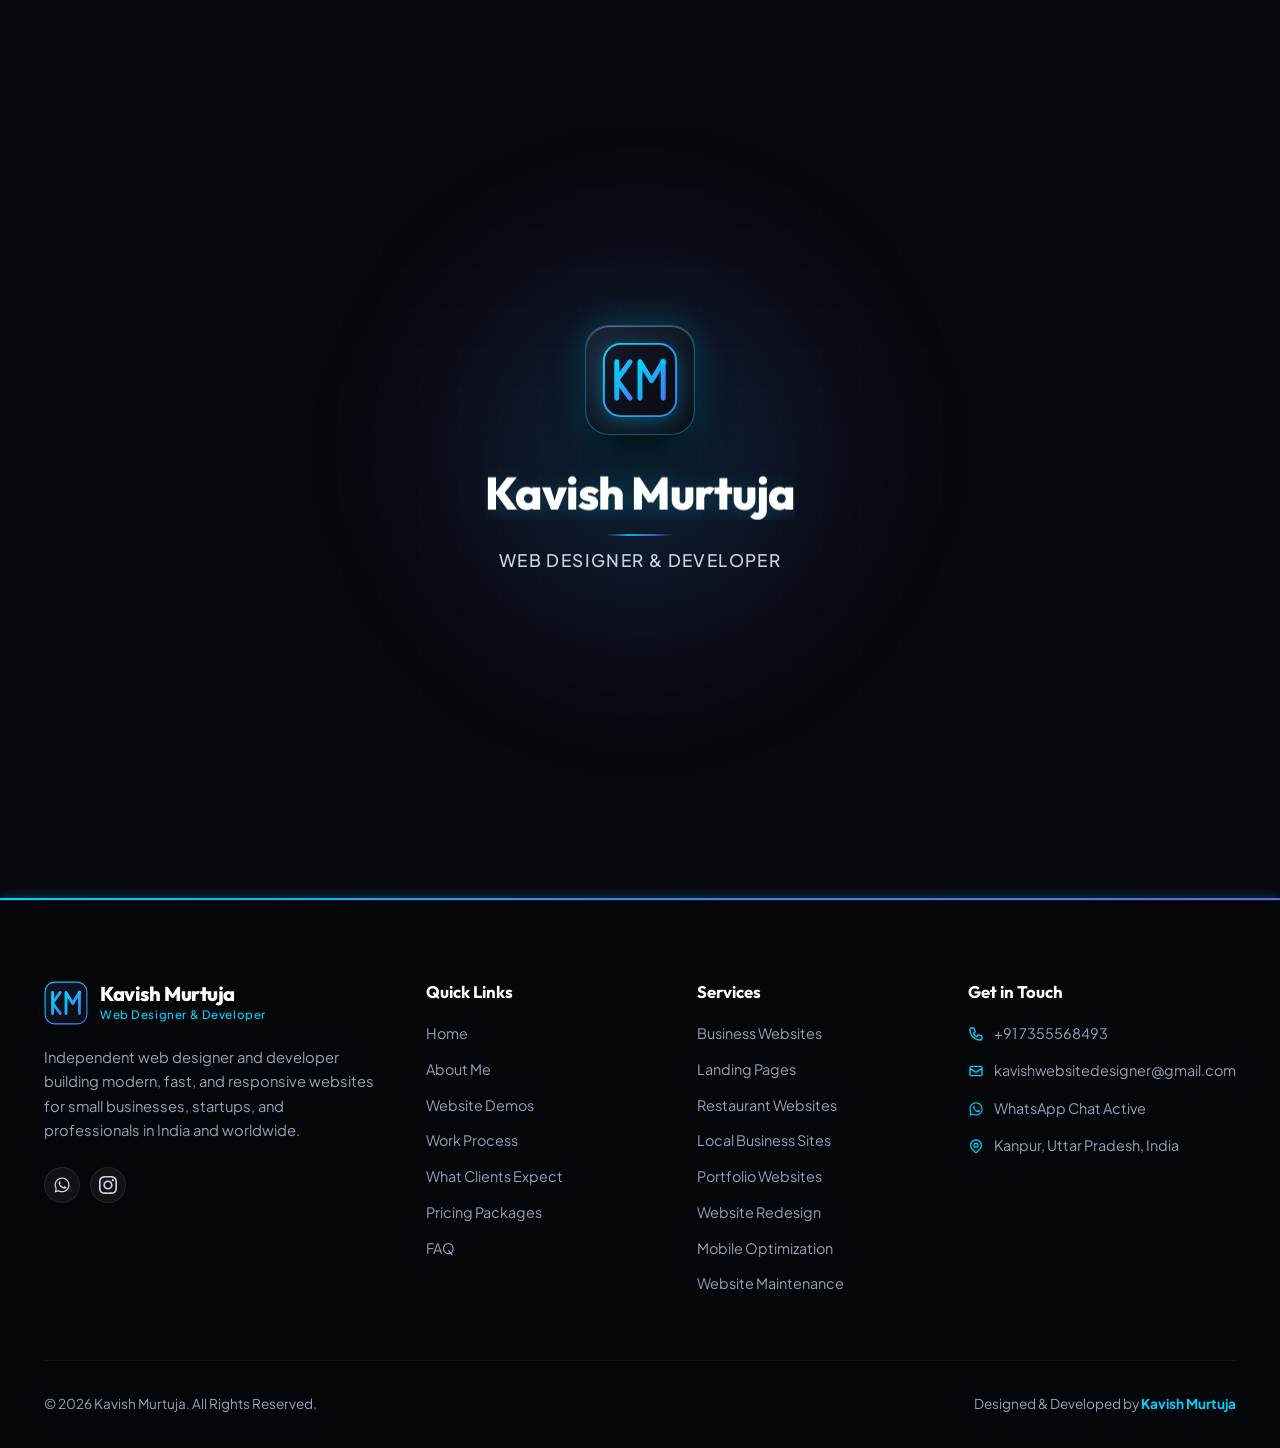
<file: faq/index.html>
<!DOCTYPE html>
<html lang="en">
<head>
  <meta charset="UTF-8">
  <meta name="robots" content="noindex, follow">
  <link rel="canonical" href="https://sayyedkavish979-dotcom.github.io/Kavish-Murtuja-Portfolio/">
  <meta http-equiv="refresh" content="0; url=../#faq">
  <title>FAQ — Kavish Murtuja Freelance Web Designer &amp; Developer</title>
  <script>
    window.location.replace('../#faq');
  </script>
</head>
<body>
  <p>Redirecting to <a href="../#faq">Frequently Asked Questions</a>...</p>
</body>
</html>
</file>
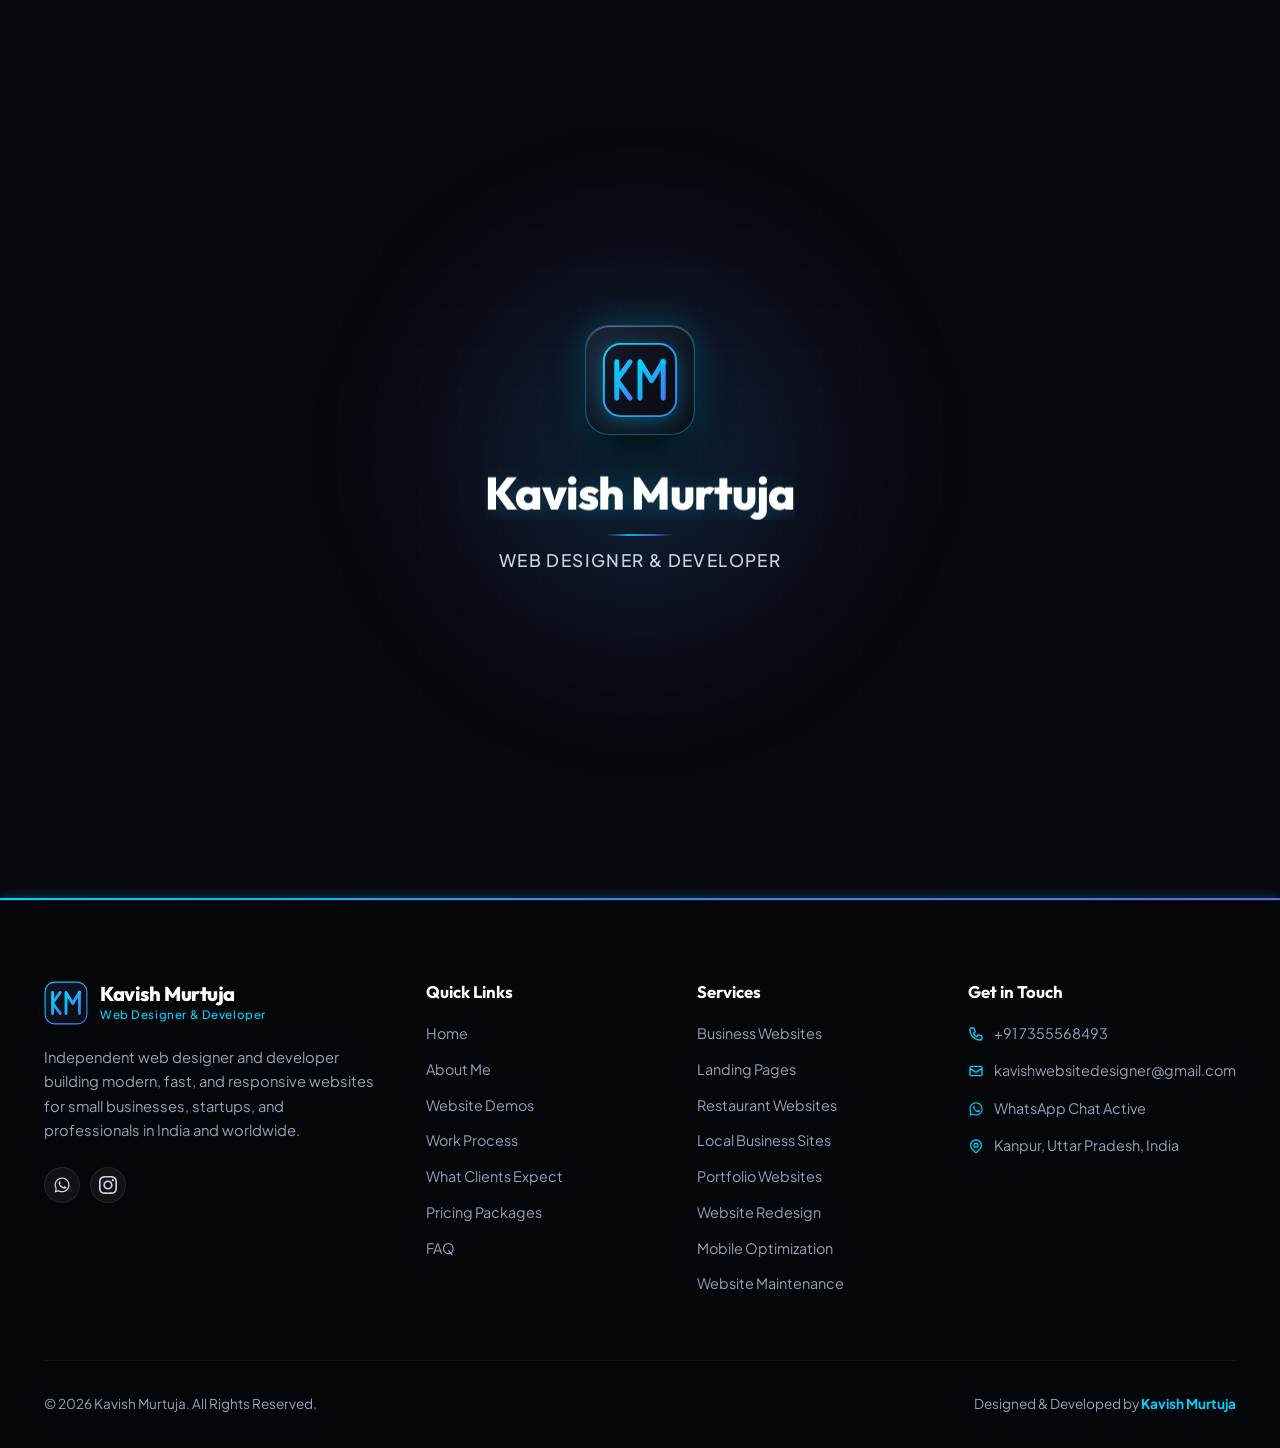
<file: portfolio/index.html>
<!DOCTYPE html>
<html lang="en">
<head>
  <meta charset="UTF-8">
  <meta name="robots" content="noindex, follow">
  <link rel="canonical" href="https://sayyedkavish979-dotcom.github.io/Kavish-Murtuja-Portfolio/">
  <meta http-equiv="refresh" content="0; url=../#portfolio">
  <title>Portfolio &amp; Projects — Kavish Murtuja Web Designer</title>
  <script>
    window.location.replace('../#portfolio');
  </script>
</head>
<body>
  <p>Redirecting to <a href="../#portfolio">Portfolio Projects</a>...</p>
</body>
</html>
</file>
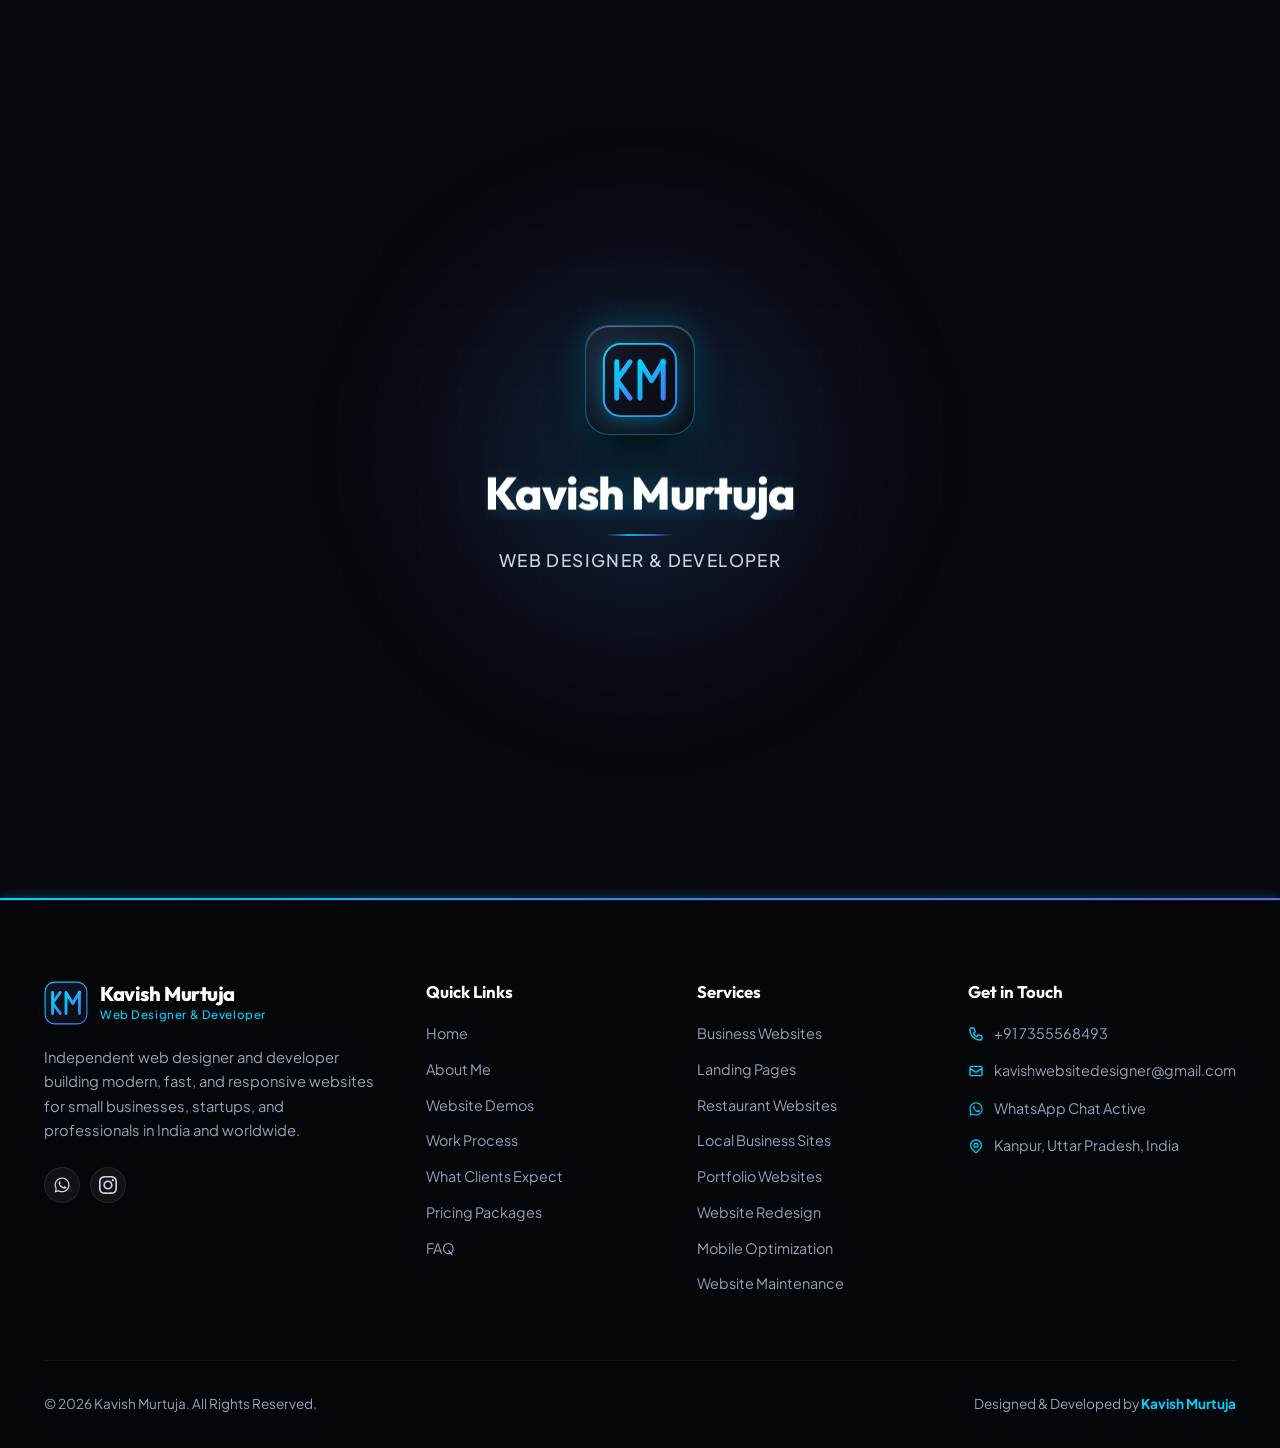
<file: pricing/index.html>
<!DOCTYPE html>
<html lang="en">
<head>
  <meta charset="UTF-8">
  <meta name="robots" content="noindex, follow">
  <link rel="canonical" href="https://sayyedkavish979-dotcom.github.io/Kavish-Murtuja-Portfolio/">
  <meta http-equiv="refresh" content="0; url=../#pricing">
  <title>Pricing Packages — Kavish Murtuja Web Designer &amp; Developer</title>
  <script>
    window.location.replace('../#pricing');
  </script>
</head>
<body>
  <p>Redirecting to <a href="../#pricing">Pricing Packages</a>...</p>
</body>
</html>
</file>
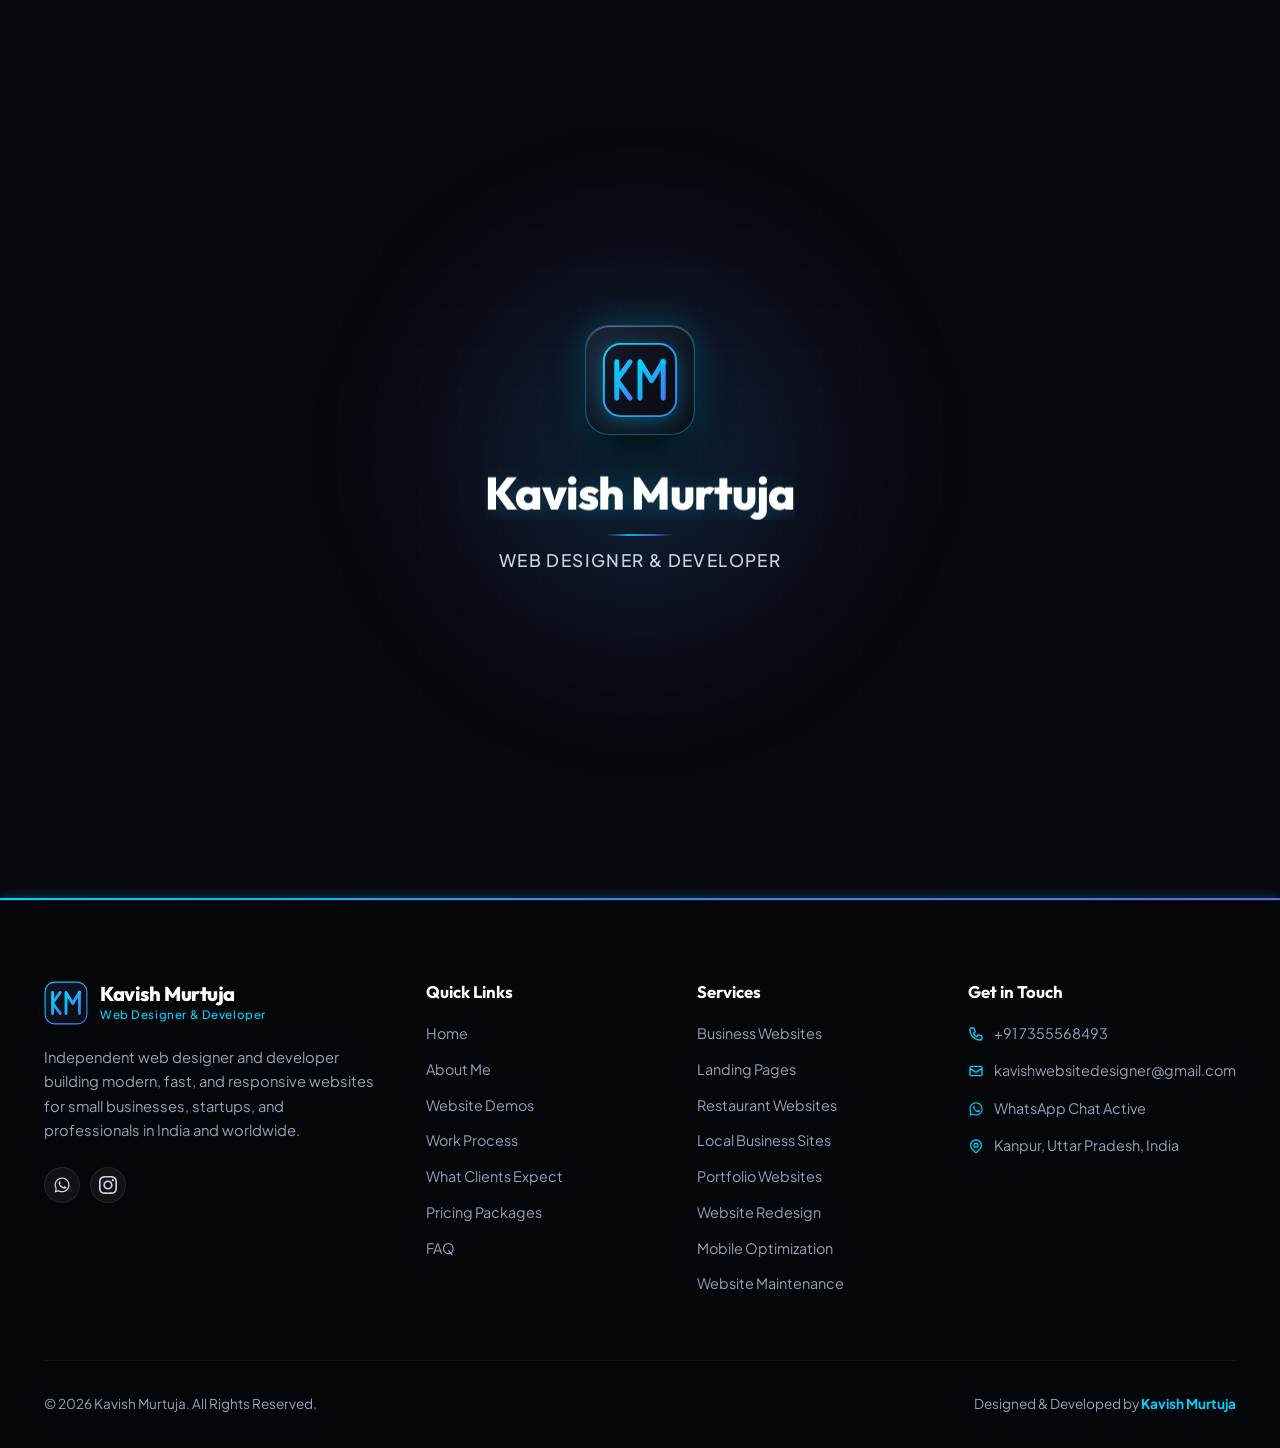
<file: process/index.html>
<!DOCTYPE html>
<html lang="en">
<head>
  <meta charset="UTF-8">
  <meta name="robots" content="noindex, follow">
  <link rel="canonical" href="https://sayyedkavish979-dotcom.github.io/Kavish-Murtuja-Portfolio/">
  <meta http-equiv="refresh" content="0; url=../#process">
  <title>5-Step Process — Kavish Murtuja Web Designer &amp; Developer</title>
  <script>
    window.location.replace('../#process');
  </script>
</head>
<body>
  <p>Redirecting to <a href="../#process">5-Step Work Process</a>...</p>
</body>
</html>
</file>
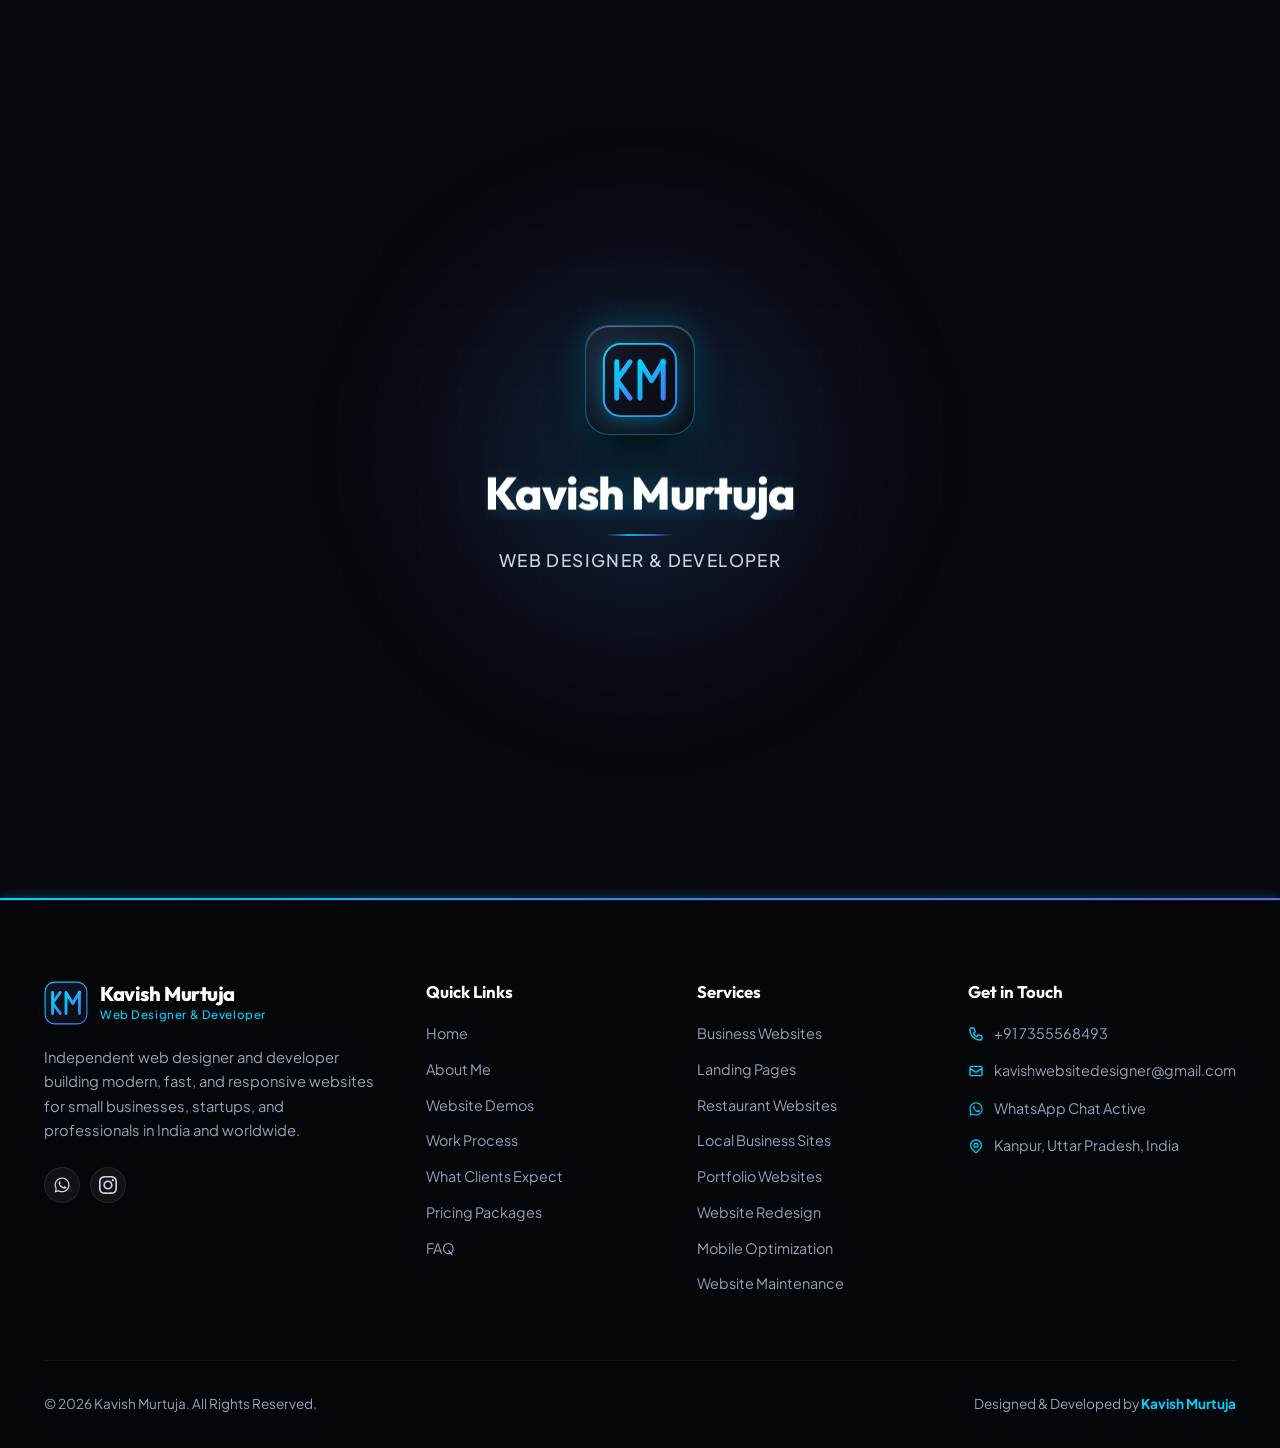
<file: services/index.html>
<!DOCTYPE html>
<html lang="en">
<head>
  <meta charset="UTF-8">
  <meta name="robots" content="noindex, follow">
  <link rel="canonical" href="https://sayyedkavish979-dotcom.github.io/Kavish-Murtuja-Portfolio/">
  <meta http-equiv="refresh" content="0; url=../#services">
  <title>Website Design Services — Kavish Murtuja</title>
  <script>
    window.location.replace('../#services');
  </script>
</head>
<body>
  <p>Redirecting to <a href="../#services">Website Design Services</a>...</p>
</body>
</html>
</file>
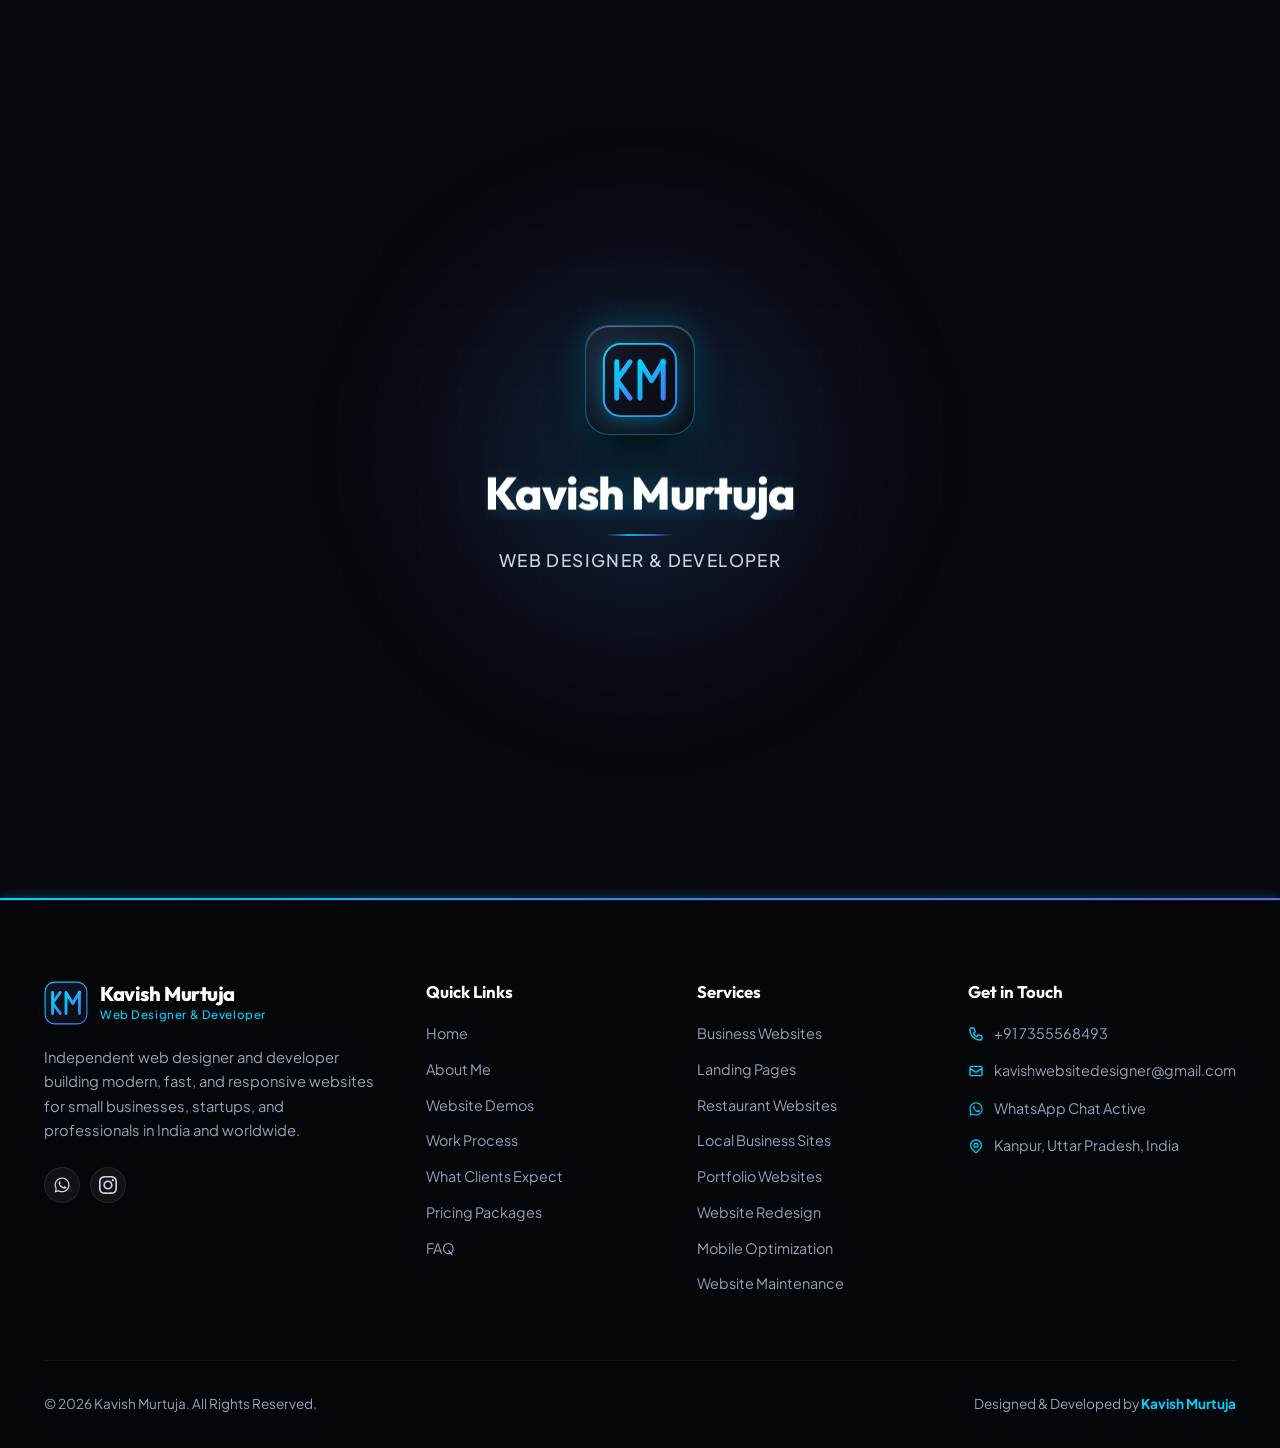
<file: testimonials/index.html>
<!DOCTYPE html>
<html lang="en">
<head>
  <meta charset="UTF-8">
  <meta name="robots" content="noindex, follow">
  <link rel="canonical" href="https://sayyedkavish979-dotcom.github.io/Kavish-Murtuja-Portfolio/">
  <meta http-equiv="refresh" content="0; url=../#testimonials">
  <title>What Clients Can Expect — Kavish Murtuja</title>
  <script>
    window.location.replace('../#testimonials');
  </script>
</head>
<body>
  <p>Redirecting to <a href="../#testimonials">What Clients Can Expect</a>...</p>
</body>
</html>
</file>
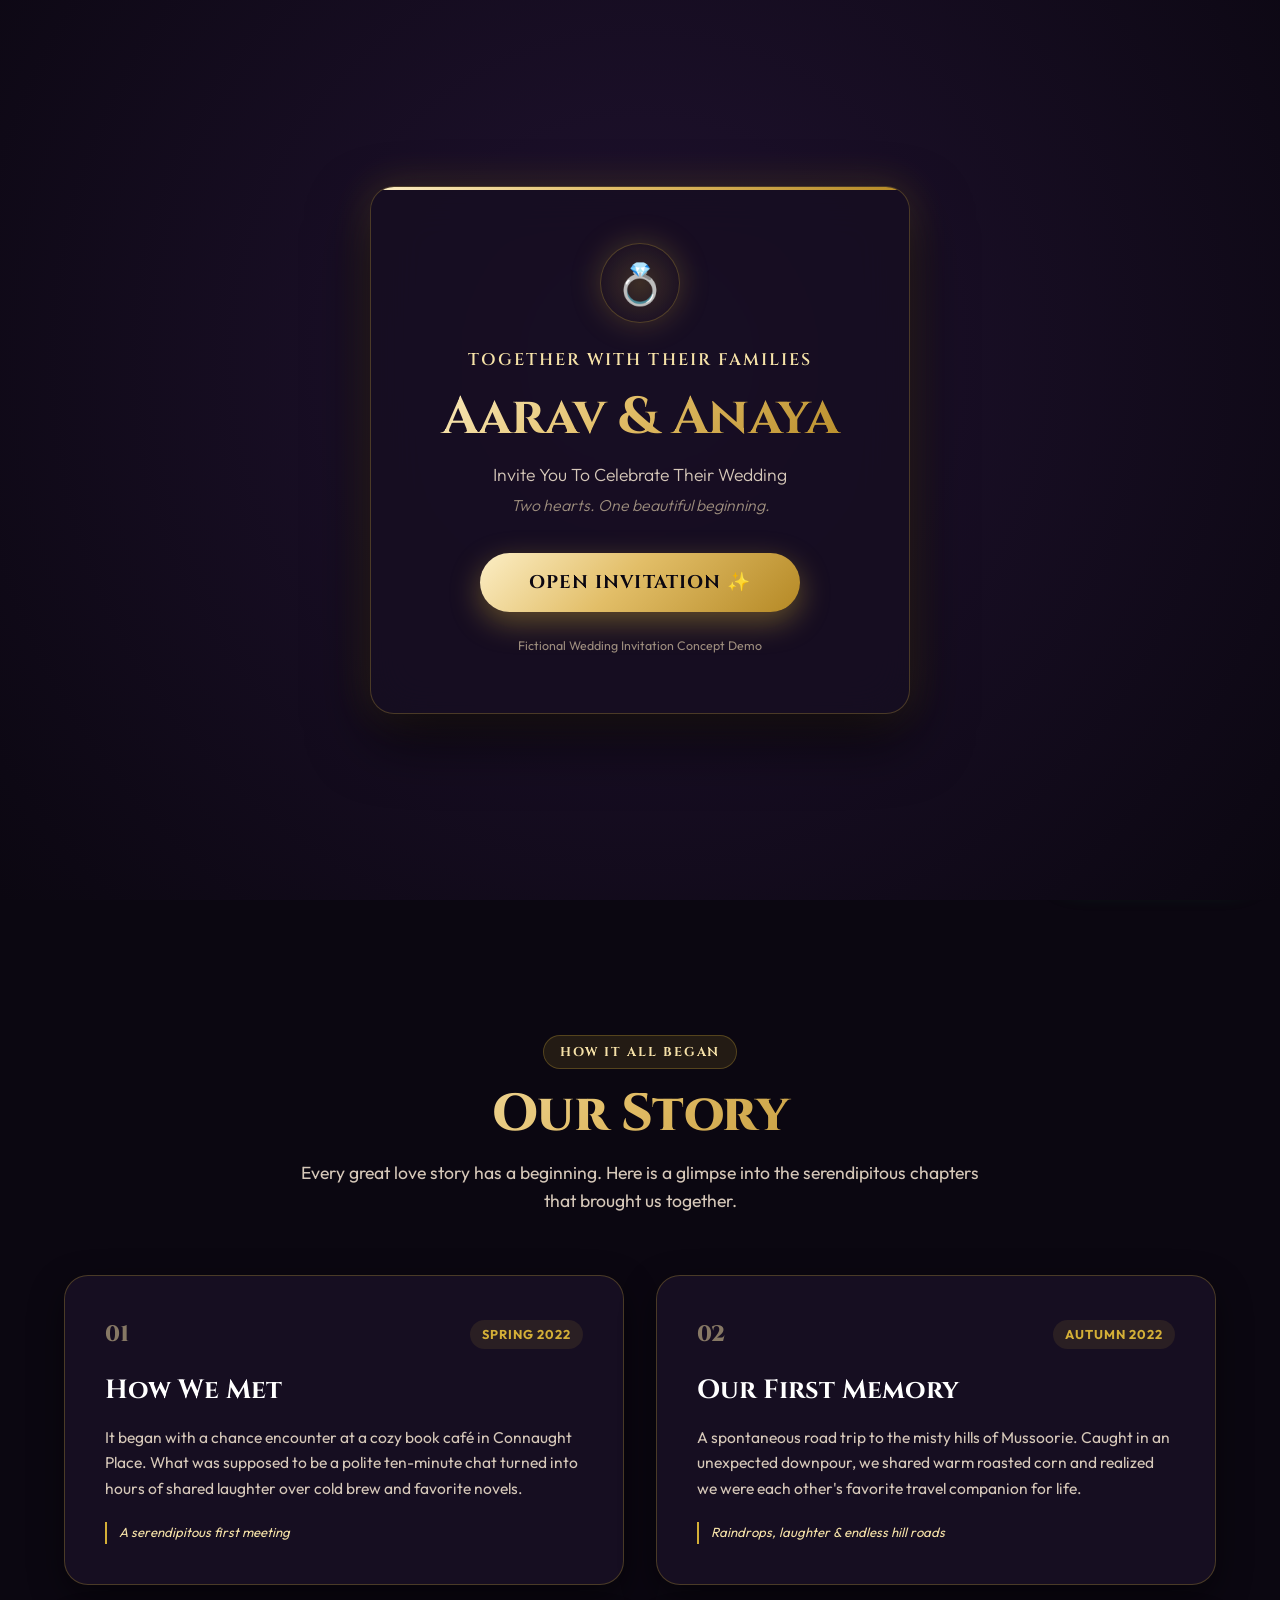
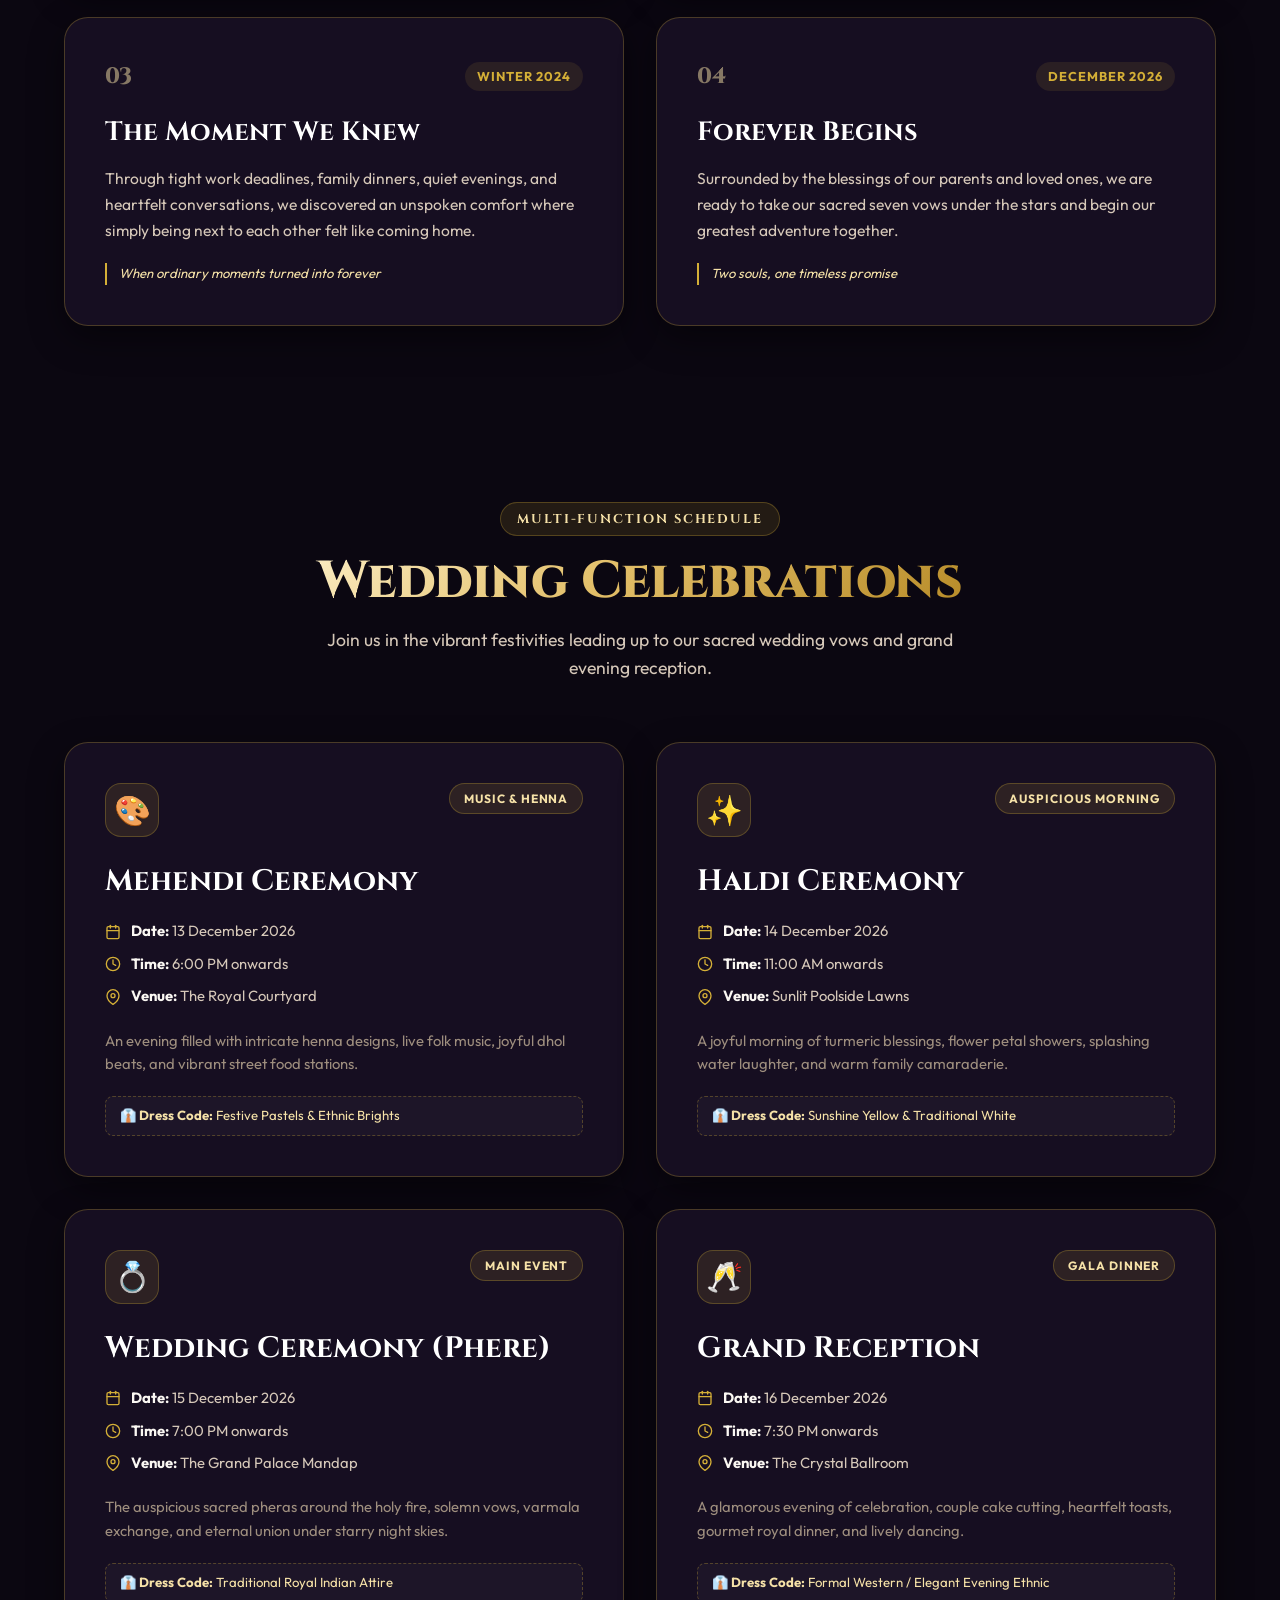
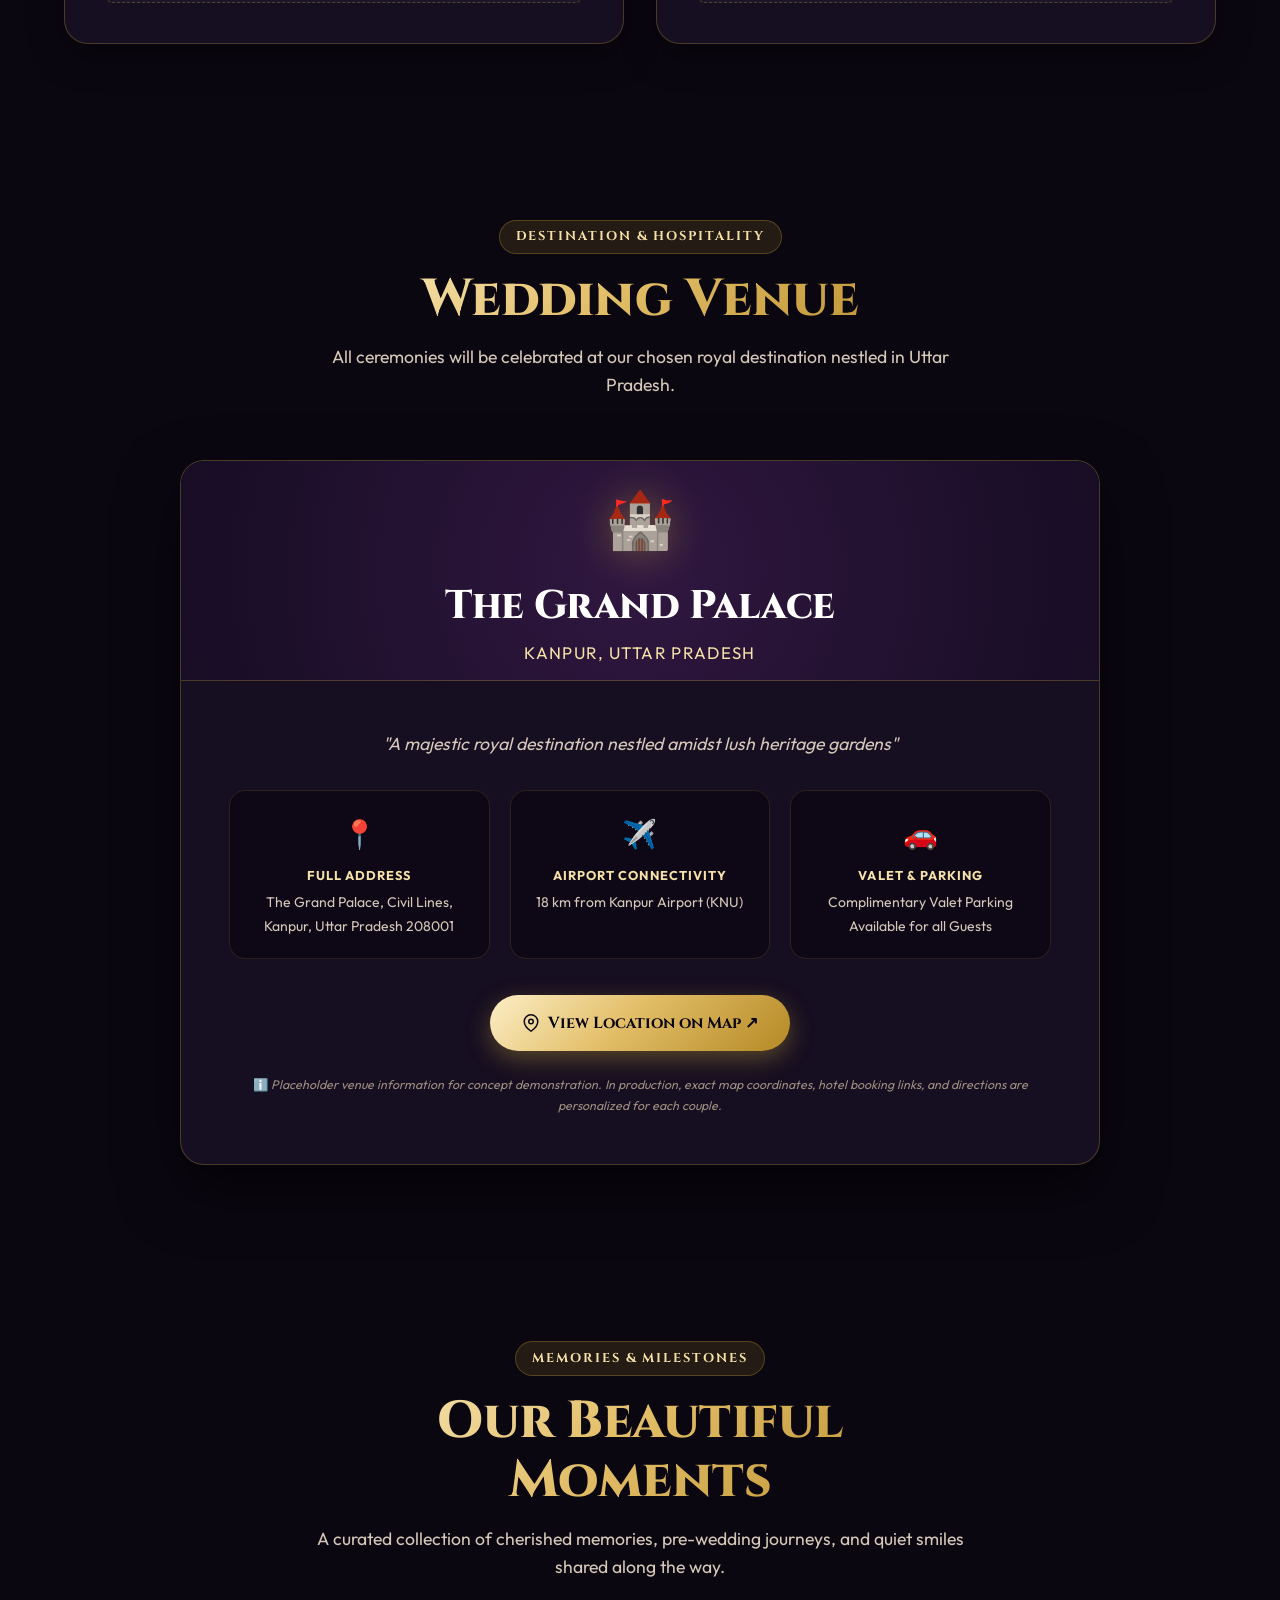
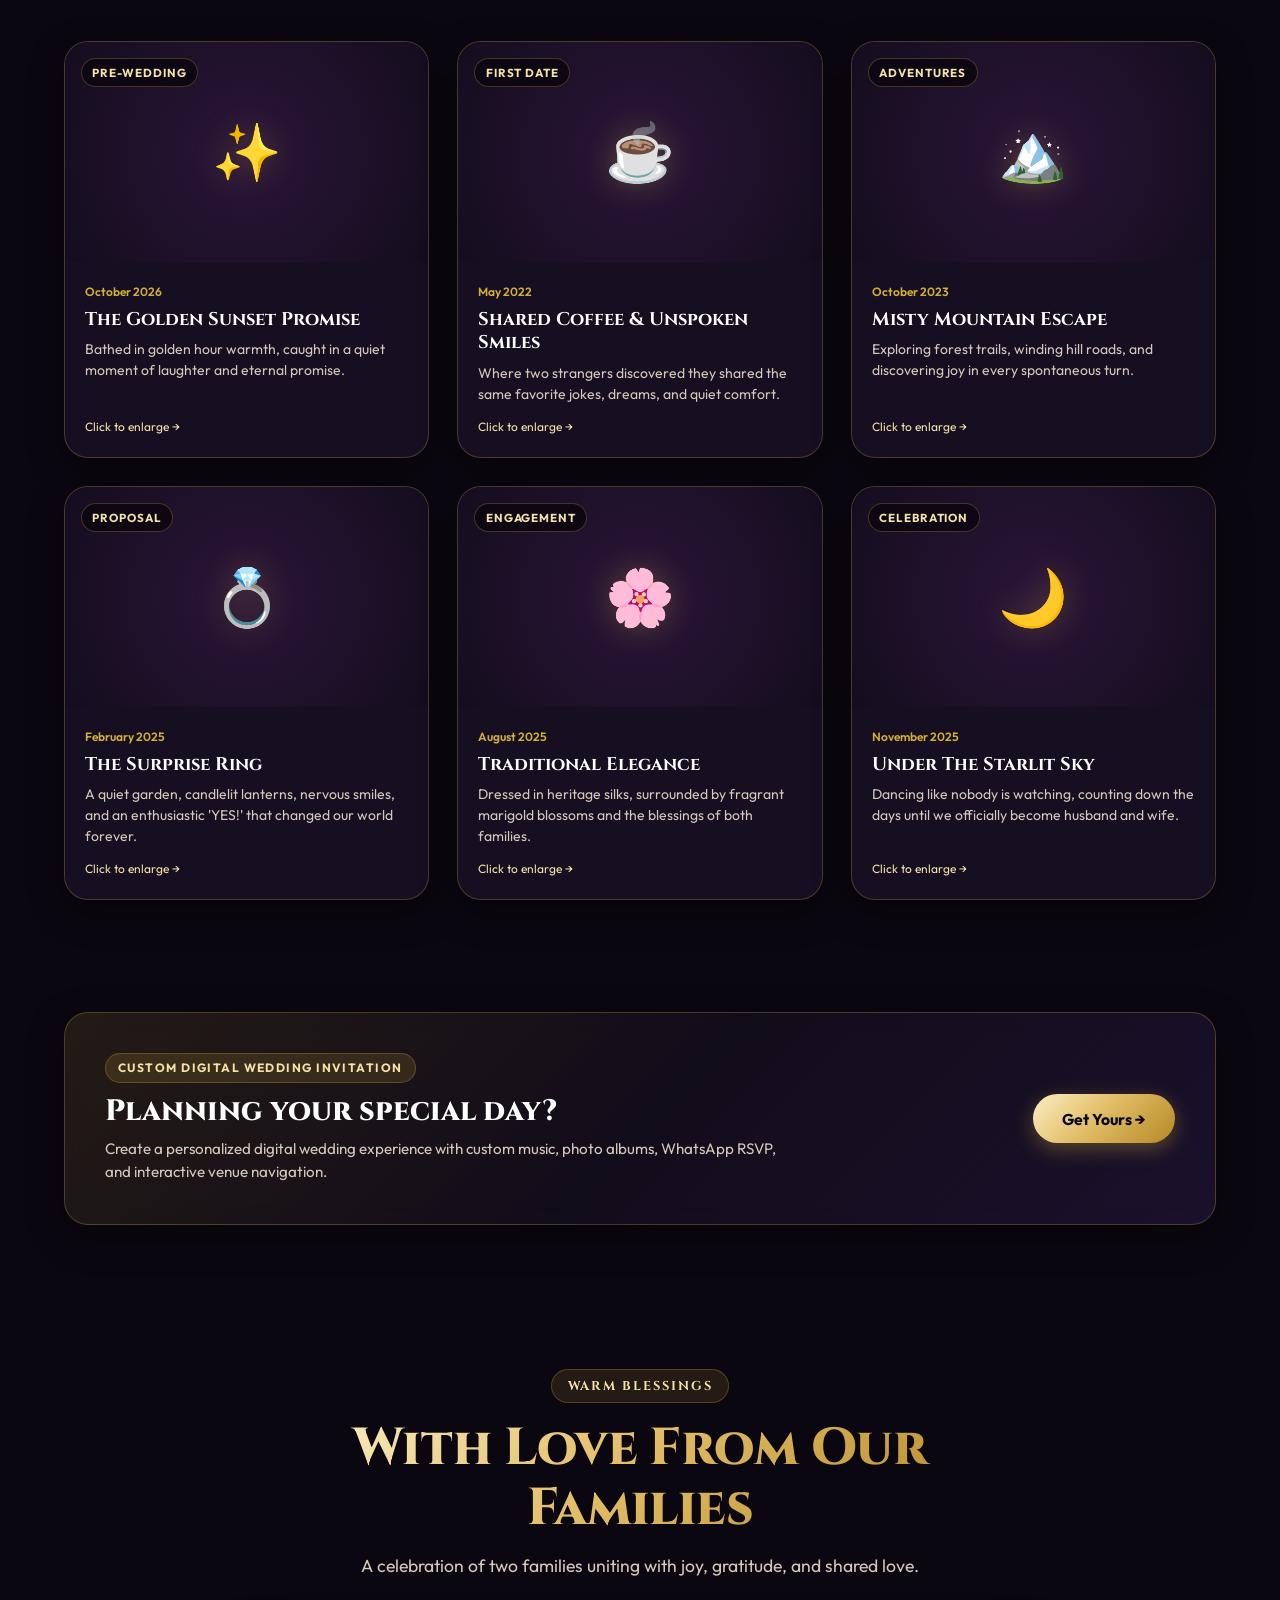
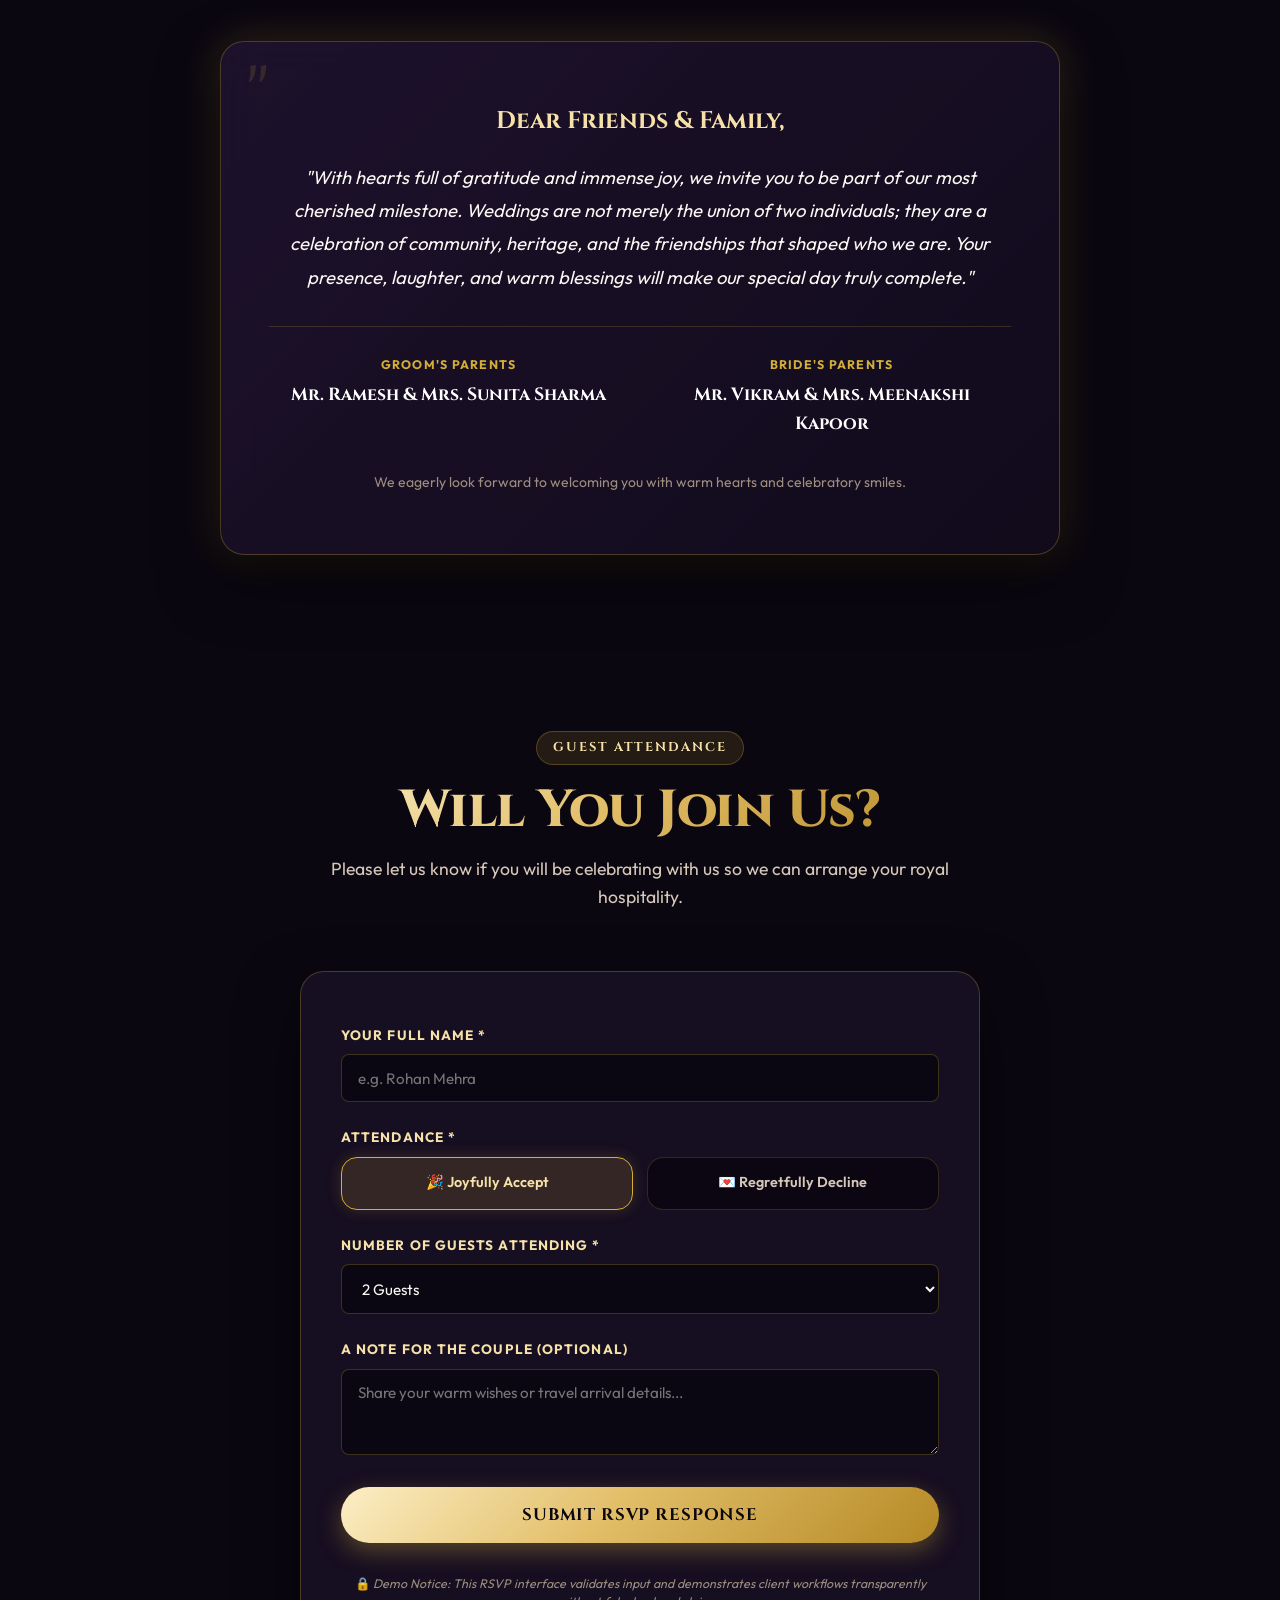
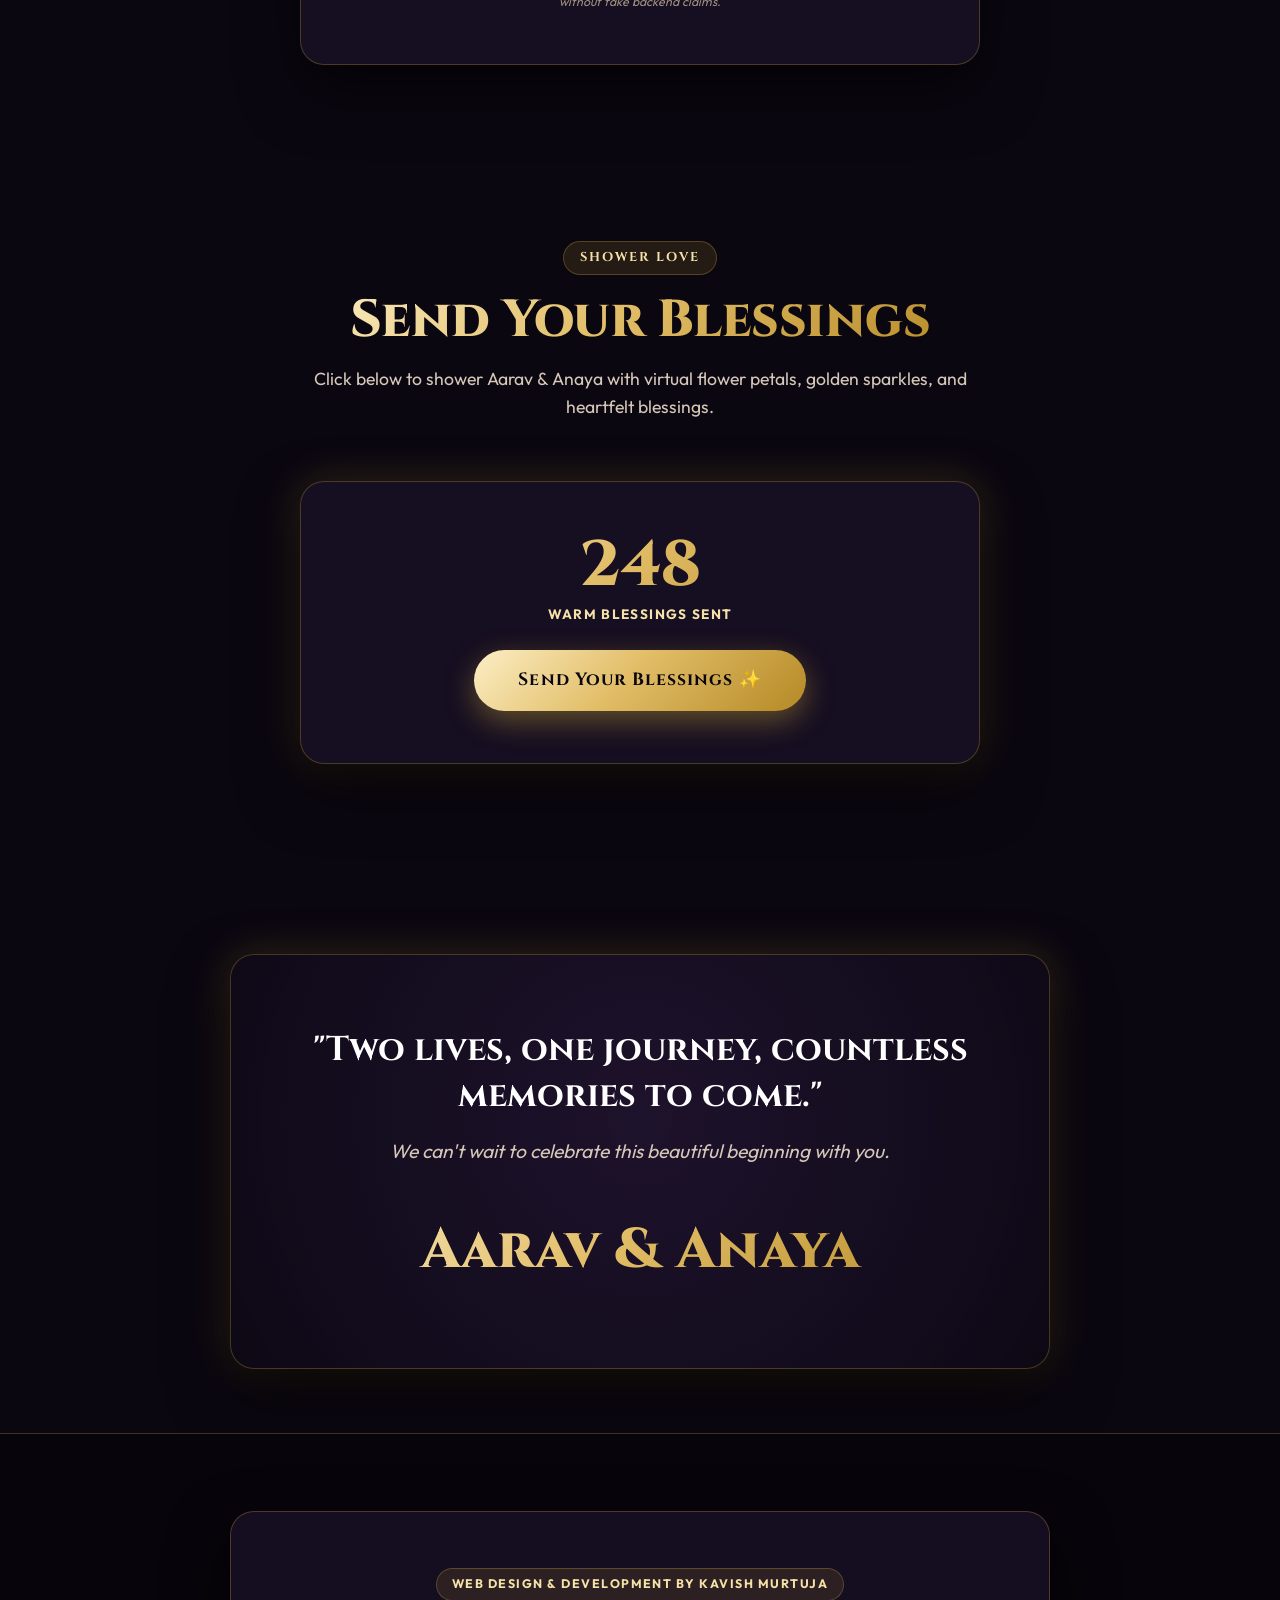
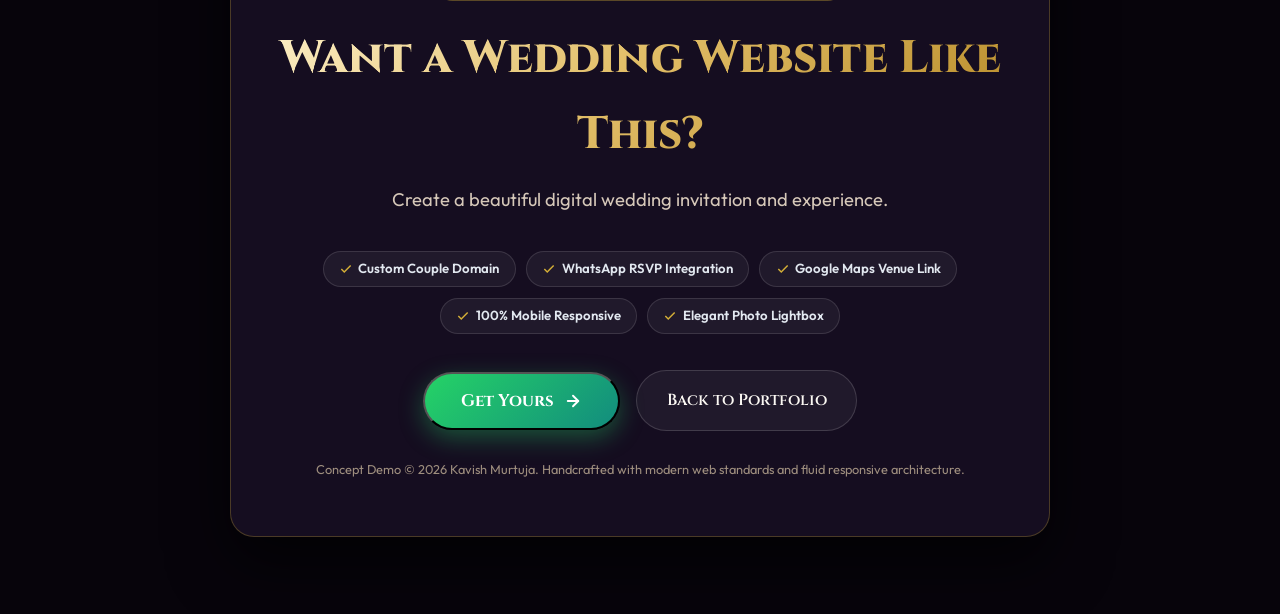
<file: wedding/index.html>
<!DOCTYPE html>
<html lang="en">
<head>
  <meta charset="UTF-8">
  <meta name="viewport" content="width=device-width, initial-scale=1.0">
  <title>Aarav &amp; Anaya — Wedding Celebration | Concept Demo by Kavish Murtuja</title>
  <meta name="description" content="Personalized luxury digital wedding invitation demo created by Kavish Murtuja. Features animated opening, multi-event schedules, venue details, countdown, photo gallery, and interactive blessings.">
  <meta name="author" content="Kavish Murtuja">

  <!-- Open Graph / Social Meta -->
  <meta property="og:title" content="Aarav &amp; Anaya — Wedding Celebration">
  <meta property="og:description" content="Personalized luxury digital wedding invitation demo engineered by Kavish Murtuja | Web Designer &amp; Developer.">
  <meta property="og:type" content="website">

  <!-- Favicon / Brand -->
  <link rel="icon" type="image/svg+xml" href="../assets/favicon/favicon.svg">

  <!-- Luxury Stylesheet -->
  <link rel="stylesheet" href="css/wedding.css">
</head>
<body>

  <!-- Background Ambient Glow Elements -->
  <div class="wed-bg-glows" aria-hidden="true">
    <div class="wed-glow-1"></div>
    <div class="wed-glow-2"></div>
    <div class="wed-glow-3"></div>
  </div>

  <!-- Zero-Dependency HTML5 Confetti Canvas -->
  <canvas id="wedConfettiCanvas" style="position: fixed; inset: 0; pointer-events: none; z-index: 9999; width: 100%; height: 100%;"></canvas>

  <!-- 1. Top Creator Status Bar -->
  <header class="wed-status-bar">
    <div class="wed-container wed-status-inner">
      <div class="wed-status-left">
        <span class="wed-status-badge"><span class="dot"></span> Concept Demo</span>
        <span>Designed by <strong>Kavish Murtuja</strong> | Web Designer &amp; Developer</span>
      </div>
      <div class="wed-status-right">
        <a href="../#portfolio" class="wed-btn-status-portfolio">&larr; Back to Portfolio</a>
        <button type="button" class="wed-btn-status-cta btn-open-contact" data-open-contact="true">Get Yours &rarr;</button>
      </div>
    </div>
  </header>

  <!-- 2. Elegant Opening Experience Overlay (NO SKIP BUTTON) -->
  <div id="wedOpeningOverlay" class="wed-opening-overlay" role="dialog" aria-modal="true" aria-label="Wedding Invitation Envelope">
    <div class="wed-opening-card">
      <div class="wed-ornament-icon">💍</div>
      <p class="wed-opening-greeting">Together with their families</p>
      <h1 class="wed-opening-couple dyn-couple-names">Aarav &amp; Anaya</h1>
      <p class="wed-opening-callout">
        Invite You To Celebrate Their Wedding
        <span>Two hearts. One beautiful beginning.</span>
      </p>
      <button id="btnOpenInvite" class="wed-btn-open-invite" type="button">
        Open Invitation ✨
      </button>
      <p class="wed-opening-footnote">Fictional Wedding Invitation Concept Demo</p>
    </div>
  </div>

  <!-- Main Wedding Experience -->
  <main id="mainWeddingContent">

    <!-- 3. Hero Section & Live Countdown -->
    <section class="wed-hero-section">
      <div class="wed-container">
        <div class="wed-hero-monogram">The Wedding Celebration</div>
        <h1 class="wed-hero-title dyn-couple-names">Aarav &amp; Anaya</h1>
        <p id="dynHeroTagline" class="wed-hero-tagline">Two hearts. One beautiful beginning.</p>

        <div id="dynHeroDateBadge" class="wed-hero-date-badge">
          <svg width="18" height="18" viewBox="0 0 24 24" fill="none" stroke="currentColor" stroke-width="2" stroke-linecap="round" stroke-linejoin="round"><rect x="3" y="4" width="18" height="18" rx="2" ry="2"></rect><line x1="16" y1="2" x2="16" y2="6"></line><line x1="8" y1="2" x2="8" y2="6"></line><line x1="3" y1="10" x2="21" y2="10"></line></svg>
          15 December 2026
        </div>

        <!-- Live Countdown Ticker Box -->
        <div class="wed-countdown-box">
          <h2 class="wed-countdown-title">
            <span>✨</span> Counting Down To The Sacred Day <span>✨</span>
          </h2>

          <div id="wedTimerGrid" class="wed-timer-grid">
            <div class="wed-timer-cell">
              <span id="wedTimerDays" class="wed-timer-num">--</span>
              <span class="wed-timer-label">Days</span>
            </div>
            <div class="wed-timer-cell">
              <span id="wedTimerHours" class="wed-timer-num">--</span>
              <span class="wed-timer-label">Hours</span>
            </div>
            <div class="wed-timer-cell">
              <span id="wedTimerMins" class="wed-timer-num">--</span>
              <span class="wed-timer-label">Minutes</span>
            </div>
            <div class="wed-timer-cell">
              <span id="wedTimerSecs" class="wed-timer-num">--</span>
              <span class="wed-timer-label">Seconds</span>
            </div>
          </div>

          <!-- Expired Celebration Banner State -->
          <div id="wedCelebrationState" class="wed-celebration-state">
            <h3>🎉 The Wedding Celebrations Have Begun!</h3>
            <p>Wishing Aarav &amp; Anaya endless love, laughter, and lifelong happiness!</p>
          </div>

          <p class="wed-target-date-display">
            Auspicious Date: <strong id="dynTargetDateDisplay">15 December 2026</strong>
          </p>
        </div>

        <!-- Hero Quick Navigation -->
        <nav class="wed-hero-nav-links" aria-label="Quick Section Links">
          <a href="#ourStory" class="wed-hero-nav-btn">Our Story</a>
          <a href="#weddingEvents" class="wed-hero-nav-btn">Celebrations</a>
          <a href="#weddingVenue" class="wed-hero-nav-btn">Venue</a>
          <a href="#photoGallery" class="wed-hero-nav-btn">Moments</a>
          <a href="#weddingRsvp" class="wed-hero-nav-btn">RSVP</a>
          <a href="#sendBlessings" class="wed-hero-nav-btn">Send Blessings ✨</a>
        </nav>
      </div>
    </section>

    <!-- 4. Our Story Section -->
    <section id="ourStory" class="wed-section">
      <div class="wed-container">
        <header class="wed-section-header">
          <span class="wed-section-badge">How It All Began</span>
          <h2 class="wed-section-title">Our Story</h2>
          <p class="wed-section-desc">Every great love story has a beginning. Here is a glimpse into the serendipitous chapters that brought us together.</p>
        </header>

        <div id="wedStoryGrid" class="wed-story-grid">
          <!-- Populated dynamically from wedding-config.js -->
        </div>
      </div>
    </section>

    <!-- 5. Wedding Celebrations / Multi-Event Schedule -->
    <section id="weddingEvents" class="wed-section">
      <div class="wed-container">
        <header class="wed-section-header">
          <span class="wed-section-badge">Multi-Function Schedule</span>
          <h2 class="wed-section-title">Wedding Celebrations</h2>
          <p class="wed-section-desc">Join us in the vibrant festivities leading up to our sacred wedding vows and grand evening reception.</p>
        </header>

        <div id="wedEventsGrid" class="wed-events-grid">
          <!-- Populated dynamically from wedding-config.js -->
        </div>
      </div>
    </section>

    <!-- 6. Wedding Venue Section -->
    <section id="weddingVenue" class="wed-section">
      <div class="wed-container">
        <header class="wed-section-header">
          <span class="wed-section-badge">Destination &amp; Hospitality</span>
          <h2 class="wed-section-title">Wedding Venue</h2>
          <p class="wed-section-desc">All ceremonies will be celebrated at our chosen royal destination nestled in Uttar Pradesh.</p>
        </header>

        <div class="wed-venue-card">
          <div class="wed-venue-banner">
            <div class="wed-venue-palace-icon">🏰</div>
            <h3 id="dynVenueName" class="wed-venue-banner-title">The Grand Palace</h3>
            <p id="dynVenueCity" class="wed-venue-banner-city">Kanpur, Uttar Pradesh</p>
          </div>
          <div class="wed-venue-body">
            <p id="dynVenueTagline" class="wed-venue-tagline">"A majestic royal destination nestled amidst lush heritage gardens"</p>

            <div class="wed-venue-info-grid">
              <div class="wed-venue-info-cell">
                <div class="wed-venue-info-cell-icon">📍</div>
                <div class="wed-venue-info-cell-title">Full Address</div>
                <div id="dynVenueAddress" class="wed-venue-info-cell-desc">The Grand Palace, Civil Lines, Kanpur, UP 208001</div>
              </div>
              <div class="wed-venue-info-cell">
                <div class="wed-venue-info-cell-icon">✈️</div>
                <div class="wed-venue-info-cell-title">Airport Connectivity</div>
                <div id="dynVenueAirport" class="wed-venue-info-cell-desc">18 km from Kanpur Airport (KNU)</div>
              </div>
              <div class="wed-venue-info-cell">
                <div class="wed-venue-info-cell-icon">🚗</div>
                <div class="wed-venue-info-cell-title">Valet &amp; Parking</div>
                <div id="dynVenueValet" class="wed-venue-info-cell-desc">Complimentary Valet Parking Available for all Guests</div>
              </div>
            </div>

            <div class="wed-venue-actions">
              <a id="btnViewVenueLocation" href="https://maps.google.com/?q=The+Grand+Palace+Kanpur" target="_blank" rel="noopener" class="wed-btn-venue-location">
                <svg width="18" height="18" viewBox="0 0 24 24" fill="none" stroke="currentColor" stroke-width="2" stroke-linecap="round" stroke-linejoin="round"><path d="M21 10c0 7-9 13-9 13s-9-6-9-13a9 9 0 0 1 18 0z"></path><circle cx="12" cy="10" r="3"></circle></svg>
                View Location on Map &nearr;
              </a>
            </div>

            <p class="wed-venue-disclaimer">
              ℹ️ <em>Placeholder venue information for concept demonstration. In production, exact map coordinates, hotel booking links, and directions are personalized for each couple.</em>
            </p>
          </div>
        </div>
      </div>
    </section>

    <!-- 7. Photo Gallery ("Our Beautiful Moments") -->
    <section id="photoGallery" class="wed-section">
      <div class="wed-container">
        <header class="wed-section-header">
          <span class="wed-section-badge">Memories &amp; Milestones</span>
          <h2 class="wed-section-title">Our Beautiful Moments</h2>
          <p class="wed-section-desc">A curated collection of cherished memories, pre-wedding journeys, and quiet smiles shared along the way.</p>
        </header>

        <div id="wedGalleryGrid" class="wed-gallery-grid">
          <!-- Populated dynamically from wedding-config.js -->
        </div>
      </div>
    </section>

    <!-- Strategic Mid-Page Conversion Banner -->
    <div class="wed-mid-cta-banner">
      <div class="wed-container">
        <div class="wed-mid-cta-card">
          <div class="wed-mid-cta-content">
            <span class="wed-mid-cta-badge">Custom Digital Wedding Invitation</span>
            <h3 class="wed-mid-cta-title">Planning your special day?</h3>
            <p class="wed-mid-cta-desc">Create a personalized digital wedding experience with custom music, photo albums, WhatsApp RSVP, and interactive venue navigation.</p>
          </div>
          <button type="button" class="wed-btn-mid-cta wed-mid-cta-btn btn-open-contact" data-open-contact="true">Get Yours &rarr;</button>
        </div>
      </div>
    </div>

    <!-- 8. Family / Invitation Message -->
    <section id="familyMessage" class="wed-section">
      <div class="wed-container">
        <header class="wed-section-header">
          <span class="wed-section-badge">Warm Blessings</span>
          <h2 class="wed-section-title">With Love From Our Families</h2>
          <p class="wed-section-desc">A celebration of two families uniting with joy, gratitude, and shared love.</p>
        </header>

        <div class="wed-family-card">
          <h3 id="dynFamilySalutation" class="wed-family-salutation">Dear Friends &amp; Family,</h3>
          <p id="dynFamilyBody" class="wed-family-body">
            "With hearts full of gratitude and immense joy, we invite you to be part of our most cherished milestone. Weddings are not merely the union of two individuals; they are a celebration of community, heritage, and the friendships that shaped who we are. Your presence, laughter, and warm blessings will make our special day truly complete."
          </p>

          <div class="wed-family-parents-wrap">
            <div class="wed-family-parent-col">
              <div class="wed-family-parent-role">Groom's Parents</div>
              <div id="dynParentsGroom" class="wed-family-parent-name">Mr. Ramesh &amp; Mrs. Sunita Sharma</div>
            </div>
            <div class="wed-family-parent-col">
              <div class="wed-family-parent-role">Bride's Parents</div>
              <div id="dynParentsBride" class="wed-family-parent-name">Mr. Vikram &amp; Mrs. Meenakshi Kapoor</div>
            </div>
          </div>

          <p id="dynFamilyClosing" class="wed-family-closing">
            We eagerly look forward to welcoming you with warm hearts and celebratory smiles.
          </p>
        </div>
      </div>
    </section>

    <!-- 9. RSVP Section ("Will You Join Us?") -->
    <section id="weddingRsvp" class="wed-section">
      <div class="wed-container">
        <header class="wed-section-header">
          <span class="wed-section-badge">Guest Attendance</span>
          <h2 class="wed-section-title">Will You Join Us?</h2>
          <p class="wed-section-desc">Please let us know if you will be celebrating with us so we can arrange your royal hospitality.</p>
        </header>

        <div class="wed-rsvp-box">
          <form id="wedRsvpForm" class="wed-rsvp-form">
            <div class="wed-form-group">
              <label for="rsvpGuestName" class="wed-form-label">Your Full Name *</label>
              <input type="text" id="rsvpGuestName" class="wed-form-input" placeholder="e.g. Rohan Mehra" required>
            </div>

            <div class="wed-form-group">
              <label class="wed-form-label">Attendance *</label>
              <div class="wed-rsvp-attendance-radios">
                <label class="wed-radio-card is-selected">
                  <input type="radio" name="attendance" value="Joyfully Accept" checked>
                  <span>🎉 Joyfully Accept</span>
                </label>
                <label class="wed-radio-card">
                  <input type="radio" name="attendance" value="Regretfully Decline">
                  <span>💌 Regretfully Decline</span>
                </label>
              </div>
            </div>

            <div class="wed-form-group">
              <label for="rsvpGuestCount" class="wed-form-label">Number of Guests Attending *</label>
              <select id="rsvpGuestCount" class="wed-form-select">
                <option value="1">1 Guest</option>
                <option value="2" selected>2 Guests</option>
                <option value="3">3 Guests</option>
                <option value="4">4 Guests</option>
                <option value="5+">5+ Guests (Family)</option>
              </select>
            </div>

            <div class="wed-form-group">
              <label for="rsvpGuestMessage" class="wed-form-label">A Note For The Couple (Optional)</label>
              <textarea id="rsvpGuestMessage" class="wed-form-textarea" rows="3" placeholder="Share your warm wishes or travel arrival details..."></textarea>
            </div>

            <button type="submit" class="wed-btn-submit-rsvp">
              Submit RSVP Response
            </button>

            <p class="wed-rsvp-demo-notice">
              🔒 <em>Demo Notice: This RSVP interface validates input and demonstrates client workflows transparently without fake backend claims.</em>
            </p>
          </form>
        </div>
      </div>
    </section>

    <!-- 10. Special Interaction ("Send Your Blessings ✨") -->
    <section id="sendBlessings" class="wed-section">
      <div class="wed-container">
        <header class="wed-section-header">
          <span class="wed-section-badge">Shower Love</span>
          <h2 class="wed-section-title">Send Your Blessings</h2>
          <p class="wed-section-desc">Click below to shower Aarav &amp; Anaya with virtual flower petals, golden sparkles, and heartfelt blessings.</p>
        </header>

        <div class="wed-blessings-card">
          <div class="wed-blessings-counter-wrap">
            <div id="wedBlessingsCount" class="wed-blessings-count">248</div>
            <div class="wed-blessings-count-label">Warm Blessings Sent</div>
          </div>

          <button id="btnSendBlessings" class="wed-btn-blessings" type="button">
            Send Your Blessings ✨
          </button>

          <div id="wedBlessingToast" class="wed-blessing-toast">
            <!-- Populated on click -->
          </div>
        </div>
      </div>
    </section>

    <!-- 11. Final Romantic Invitation Section -->
    <section class="wed-final-section">
      <div class="wed-container">
        <div class="wed-final-card">
          <p id="dynFinalQuote" class="wed-final-quote">
            "Two lives, one journey, countless memories to come."
          </p>
          <p id="dynFinalSubquote" class="wed-final-subquote">
            We can't wait to celebrate this beautiful beginning with you.
          </p>
          <h3 class="wed-final-names dyn-couple-names">Aarav &amp; Anaya</h3>
        </div>
      </div>
    </section>

    <!-- 12. Creator Business Call-to-Action & Lead Generation -->
    <section id="weddingCta" class="wed-cta-section">
      <div class="wed-container">
        <div class="wed-cta-box">
          <span class="wed-cta-badge">Web Design &amp; Development by Kavish Murtuja</span>
          <h2 class="wed-cta-title">Want a Wedding Website Like This?</h2>
          <p class="wed-cta-subtitle">
            Create a beautiful digital wedding invitation and experience.
          </p>

          <div class="wed-features-list">
            <span class="wed-feat-badge"><svg width="14" height="14" viewBox="0 0 24 24" fill="none" stroke="currentColor" stroke-width="2.5"><polyline points="20 6 9 17 4 12"></polyline></svg> Custom Couple Domain</span>
            <span class="wed-feat-badge"><svg width="14" height="14" viewBox="0 0 24 24" fill="none" stroke="currentColor" stroke-width="2.5"><polyline points="20 6 9 17 4 12"></polyline></svg> WhatsApp RSVP Integration</span>
            <span class="wed-feat-badge"><svg width="14" height="14" viewBox="0 0 24 24" fill="none" stroke="currentColor" stroke-width="2.5"><polyline points="20 6 9 17 4 12"></polyline></svg> Google Maps Venue Link</span>
            <span class="wed-feat-badge"><svg width="14" height="14" viewBox="0 0 24 24" fill="none" stroke="currentColor" stroke-width="2.5"><polyline points="20 6 9 17 4 12"></polyline></svg> 100% Mobile Responsive</span>
            <span class="wed-feat-badge"><svg width="14" height="14" viewBox="0 0 24 24" fill="none" stroke="currentColor" stroke-width="2.5"><polyline points="20 6 9 17 4 12"></polyline></svg> Elegant Photo Lightbox</span>
          </div>

          <div class="wed-cta-actions">
            <button type="button" id="btnCreateWeddingWebsiteWA" class="wed-btn-whatsapp-cta btn-open-contact" data-open-contact="true">
              <span>Get Yours</span>
              <svg width="18" height="18" viewBox="0 0 24 24" fill="none" stroke="currentColor" stroke-width="2.5" stroke-linecap="round" stroke-linejoin="round"><line x1="5" y1="12" x2="19" y2="12"></line><polyline points="12 5 19 12 12 19"></polyline></svg>
            </button>
            <a href="../#portfolio" class="wed-btn-portfolio-back">
              Back to Portfolio
            </a>
          </div>

          <p class="wed-cta-attribution">
            Concept Demo &copy; 2026 Kavish Murtuja. Handcrafted with modern web standards and fluid responsive architecture.
          </p>
        </div>
      </div>
    </section>

  </main>

  <!-- 13. Lightbox Modal For Gallery Moments -->
  <div id="wedGalleryModal" class="wed-modal" role="dialog" aria-modal="true" aria-labelledby="wedModalTitle">
    <div class="wed-modal-card">
      <button id="btnWedCloseModal" class="wed-modal-close-btn" type="button" aria-label="Close Photo Preview">&times;</button>
      <div id="wedModalGraphic" class="wed-modal-graphic">✨</div>
      <div class="wed-modal-body">
        <div id="wedModalDate" class="wed-modal-date">Date</div>
        <h3 id="wedModalTitle" class="wed-modal-title">Moment Title</h3>
        <p id="wedModalDesc" class="wed-modal-desc">Moment caption text...</p>
        <p id="wedModalNote" class="wed-modal-customize-note">Customizable placeholder note</p>
      </div>
    </div>
  </div>

  <!-- 14. RSVP Demo Confirmation Modal -->
  <div id="wedRsvpDemoModal" class="wed-modal" role="dialog" aria-modal="true" aria-labelledby="wedRsvpModalTitle">
    <div class="wed-modal-card">
      <button id="btnWedCloseRsvpModal" class="wed-modal-close-btn" type="button" aria-label="Close Modal">&times;</button>
      <div class="wed-modal-body" style="padding: 2.25rem 1.75rem; text-align: center;">
        <div style="font-size: 3rem; margin-bottom: 0.75rem;">💌</div>
        <h3 id="wedRsvpModalTitle" class="wed-modal-title" style="margin-bottom: 1rem;">RSVP Captured (Demo Mode)</h3>
        <div id="wedRsvpModalText" class="wed-modal-desc" style="text-align: left; background: rgba(11, 7, 17, 0.7); border: 1px solid var(--wed-gold-border); border-radius: 12px; padding: 1.25rem; margin-bottom: 1.5rem;">
          <!-- Populated dynamically upon submit -->
        </div>
        <div style="display: flex; flex-wrap: wrap; gap: 0.75rem; justify-content: center;">
          <a id="btnShareRsvpWhatsApp" href="#" target="_blank" rel="noopener" class="wed-btn-whatsapp-cta" style="padding: 0.75rem 1.5rem; font-size: 0.95rem;">
            Send RSVP via WhatsApp
          </a>
        </div>
      </div>
    </div>
  </div>

  <!-- 15. Floating WhatsApp Action Button -->
  <a href="https://wa.me/917355568493?text=Hi%20Kavish%2C%20I%E2%80%99m%20interested%20in%20getting%20a%20custom%20Wedding%20website%20like%20your%20demo.%20I%E2%80%99d%20like%20to%20discuss%20my%20requirements%2C%20available%20packages%2C%20and%20pricing."
     id="wedFloatingWhatsapp"
     class="wed-floating-wa"
     target="_blank"
     rel="noopener"
     aria-label="Chat with Kavish on WhatsApp">
    <svg width="26" height="26" viewBox="0 0 24 24" fill="currentColor">
      <path d="M12.04 2C6.58 2 2.13 6.45 2.13 11.91C2.13 13.66 2.59 15.36 3.45 16.86L2.05 22L7.3 20.62C8.75 21.41 10.38 21.83 12.04 21.83C17.5 21.83 21.95 17.38 21.95 11.92C21.95 9.27 20.92 6.78 19.05 4.91C17.18 3.03 14.69 2 12.04 2M12.05 3.67C14.25 3.67 16.31 4.53 17.87 6.09C19.42 7.65 20.28 9.72 20.28 11.92C20.28 16.46 16.58 20.15 12.04 20.15C10.56 20.15 9.11 19.76 7.85 19L7.55 18.83L4.43 19.65L5.26 16.61L5.06 16.29C4.24 15 3.8 13.47 3.8 11.91C3.81 7.37 7.5 3.67 12.05 3.67M9.06 7.42C8.89 7.42 8.62 7.49 8.39 7.74C8.16 8 7.5 8.61 7.5 9.87C7.5 11.12 8.42 12.33 8.55 12.5C8.68 12.67 10.35 15.24 12.91 16.35C13.52 16.61 14 16.77 14.37 16.89C14.98 17.08 15.54 17.06 15.98 16.99C16.48 16.92 17.49 16.38 17.7 15.79C17.91 15.21 17.91 14.71 17.85 14.6C17.79 14.5 17.62 14.43 17.37 14.31C17.12 14.19 15.9 13.59 15.67 13.5C15.45 13.42 15.28 13.38 15.12 13.63C14.95 13.88 14.48 14.43 14.33 14.6C14.19 14.77 14.04 14.79 13.79 14.67C13.54 14.54 12.5 14.2 11.27 13.11C10.31 12.26 9.66 11.2 9.47 10.88C9.28 10.56 9.45 10.39 9.58 10.26C9.69 10.15 9.83 9.97 9.96 9.83C10.08 9.68 10.13 9.57 10.21 9.41C10.29 9.24 10.25 9.1 10.19 8.98C10.13 8.85 9.63 7.63 9.42 7.13C9.22 6.64 9.02 6.71 8.87 6.7C8.72 6.7 8.56 6.7 8.39 6.7L9.06 7.42Z"/>
    </svg>
    <span class="wed-floating-wa-label">Chat on WhatsApp</span>
  </a>

  <!-- 16. Quick Contact Action Panel Modal -->
  <div class="wed-contact-modal" id="wedContactModal" role="dialog" aria-modal="true" aria-labelledby="wedContactTitle" aria-hidden="true">
    <div class="wed-contact-backdrop" id="wedContactBackdrop"></div>
    <div class="wed-contact-card">
      <button type="button" class="wed-contact-close" id="btnWedCloseContact" aria-label="Close contact options">&times;</button>
      
      <div class="wed-contact-header">
        <div class="wed-contact-badge">✨ Let's Connect</div>
        <h3 class="wed-contact-title" id="wedContactTitle">Let's Create Yours</h3>
        <p class="wed-contact-subtitle">Choose the easiest way to get in touch with Kavish.</p>
      </div>

      <div class="wed-contact-options">
        <!-- 1. WhatsApp (Primary/Highlighted) -->
        <a href="https://wa.me/917355568493?text=Hi%20Kavish%2C%20I%E2%80%99m%20interested%20in%20getting%20a%20custom%20Wedding%20website%20like%20your%20demo.%20I%E2%80%99d%20like%20to%20discuss%20my%20requirements%2C%20available%20packages%2C%20and%20pricing." 
           id="wedding-whatsapp-cta" 
           class="wed-contact-opt opt-whatsapp" 
           target="_blank" 
           rel="noopener">
          <div class="wed-contact-opt-icon">
            <svg width="24" height="24" viewBox="0 0 24 24" fill="currentColor"><path d="M12.04 2C6.58 2 2.13 6.45 2.13 11.91C2.13 13.66 2.59 15.36 3.45 16.86L2.05 22L7.3 20.62C8.75 21.41 10.38 21.83 12.04 21.83C17.5 21.83 21.95 17.38 21.95 11.92C21.95 9.27 20.92 6.78 19.05 4.91C17.18 3.03 14.69 2 12.04 2M12.05 3.67C14.25 3.67 16.31 4.53 17.87 6.09C19.42 7.65 20.28 9.72 20.28 11.92C20.28 16.46 16.58 20.15 12.04 20.15C10.56 20.15 9.11 19.76 7.85 19L7.55 18.83L4.43 19.65L5.26 16.61L5.06 16.29C4.24 15 3.8 13.47 3.8 11.91C3.81 7.37 7.5 3.67 12.05 3.67M9.06 7.42C8.89 7.42 8.62 7.49 8.39 7.74C8.16 8 7.5 8.61 7.5 9.87C7.5 11.12 8.42 12.33 8.55 12.5C8.68 12.67 10.35 15.24 12.91 16.35C13.52 16.61 14 16.77 14.37 16.89C14.98 17.08 15.54 17.06 15.98 16.99C16.48 16.92 17.49 16.38 17.7 15.79C17.91 15.21 17.91 14.71 17.85 14.6C17.79 14.5 17.62 14.43 17.37 14.31C17.12 14.19 15.9 13.59 15.67 13.5C15.45 13.42 15.28 13.38 15.12 13.63C14.95 13.88 14.48 14.43 14.33 14.6C14.19 14.77 14.04 14.79 13.79 14.67C13.54 14.54 12.5 14.2 11.27 13.11C10.31 12.26 9.66 11.2 9.47 10.88C9.28 10.56 9.45 10.39 9.58 10.26C9.69 10.15 9.83 9.97 9.96 9.83C10.08 9.68 10.13 9.57 10.21 9.41C10.29 9.24 10.25 9.1 10.19 8.98C10.13 8.85 9.63 7.63 9.42 7.13C9.22 6.64 9.02 6.71 8.87 6.7C8.72 6.7 8.56 6.7 8.39 6.7L9.06 7.42Z"/></svg>
          </div>
          <div class="wed-contact-opt-info">
            <div class="wed-contact-opt-top">
              <span class="wed-contact-opt-name">Chat on WhatsApp</span>
              <span class="wed-contact-badge-instant">Fastest Response</span>
            </div>
            <span class="wed-contact-opt-detail">Instant reply &bull; Direct chat</span>
          </div>
          <div class="wed-contact-opt-arrow">&rarr;</div>
        </a>

        <!-- 2. Email -->
        <a href="mailto:kavishwebsitedesigner@gmail.com?subject=Wedding%20Website%20Enquiry" 
           id="wedding-email-cta" 
           class="wed-contact-opt opt-email">
          <div class="wed-contact-opt-icon">
            <svg width="22" height="22" viewBox="0 0 24 24" fill="none" stroke="currentColor" stroke-width="2" stroke-linecap="round" stroke-linejoin="round"><path d="M4 4h16c1.1 0 2 .9 2 2v12c0 1.1-.9 2-2 2H4c-1.1 0-2-.9-2-2V6c0-1.1.9-2 2-2z"></path><polyline points="22,6 12,13 2,6"></polyline></svg>
          </div>
          <div class="wed-contact-opt-info">
            <span class="wed-contact-opt-name">Send an Email</span>
            <span class="wed-contact-opt-detail">kavishwebsitedesigner@gmail.com</span>
          </div>
          <div class="wed-contact-opt-arrow">&rarr;</div>
        </a>

        <!-- 3. Call -->
        <a href="tel:+917355568493" 
           id="wedding-call-cta" 
           class="wed-contact-opt opt-call">
          <div class="wed-contact-opt-icon">
            <svg width="22" height="22" viewBox="0 0 24 24" fill="none" stroke="currentColor" stroke-width="2" stroke-linecap="round" stroke-linejoin="round"><path d="M22 16.92v3a2 2 0 0 1-2.18 2 19.79 19.79 0 0 1-8.63-3.07 19.5 19.5 0 0 1-6-6 19.79 19.79 0 0 1-3.07-8.67A2 2 0 0 1 4.11 2h3a2 2 0 0 1 2 1.72 12.84 12.84 0 0 0 .7 2.81 2 2 0 0 1-.45 2.11L8.09 9.91a16 16 0 0 0 6 6l1.27-1.27a2 2 0 0 1 2.11-.45 12.84 12.84 0 0 0 2.81.7A2 2 0 0 1 22 16.92z"></path></svg>
          </div>
          <div class="wed-contact-opt-info">
            <span class="wed-contact-opt-name">Call Kavish</span>
            <span class="wed-contact-opt-detail">+91 7355568493</span>
          </div>
          <div class="wed-contact-opt-arrow">&rarr;</div>
        </a>
      </div>

      <div class="wed-contact-footer">
        <span>Concept Demo by <strong>Kavish Murtuja</strong> &bull; Web Designer &amp; Developer</span>
      </div>
    </div>
  </div>

  <!-- Scripts -->
  <script src="js/wedding-config.js"></script>
  <script src="js/wedding.js"></script>

</body>
</html>
</file>
<file: css/style.css>
/* ==============================================================================
   KAVISH MURTUJA - PORTFOLIO DESIGN SYSTEM & STYLESHEET
   Aesthetic: Premium Dark Luxury, Glassmorphism, Modern Vibrant Gradients
   Author: Kavish Murtuja (Freelance Website Designer & Developer)
   ============================================================================== */

/* --- Custom CSS Properties / Design Tokens --- */
:root {
  /* Unified Brand Color Palette */
  --brand-cyan: #00d2ff;
  --brand-blue: #3b82f6;
  --brand-dark: #080a0f;
  --brand-card: #0f172a;
  --brand-accent: #00d2ff;

  --bg-dark: #07090e;
  --bg-card: rgba(15, 23, 42, 0.7);
  --bg-card-hover: rgba(22, 33, 62, 0.85);
  --bg-glass: rgba(11, 15, 25, 0.75);
  --bg-glass-heavy: rgba(7, 9, 14, 0.92);
  --bg-input: rgba(15, 23, 42, 0.6);

  /* Borders & Glows */
  --border-subtle: rgba(255, 255, 255, 0.08);
  --border-card: rgba(255, 255, 255, 0.1);
  --border-focus: #00d2ff;
  --glow-primary: rgba(0, 210, 255, 0.22);
  --glow-accent: rgba(59, 130, 246, 0.2);

  /* Typography Colors */
  --text-primary: #f8fafc;
  --text-secondary: #cbd5e1;
  --text-muted: #94a3b8;
  --text-dim: #94a3b8;

  /* Accent Brand Gradients */
  --primary-indigo: #3b82f6;
  --primary-violet: #6366f1;
  --primary-cyan: #00d2ff;
  --primary-emerald: #10b981;
  --primary-amber: #f59e0b;

  --grad-primary: linear-gradient(135deg, #00d2ff 0%, #3b82f6 100%);
  --grad-accent: linear-gradient(135deg, #38bdf8 0%, #3b82f6 100%);
  --grad-surface: linear-gradient(180deg, rgba(30, 41, 59, 0.5) 0%, rgba(15, 23, 42, 0.8) 100%);
  --grad-glow: radial-gradient(circle at 50% 0%, rgba(0, 210, 255, 0.15), transparent 70%);

  /* Typography */
  --font-heading: 'Outfit', -apple-system, BlinkMacSystemFont, 'Segoe UI', Roboto, sans-serif;
  --font-body: 'Plus Jakarta Sans', -apple-system, BlinkMacSystemFont, 'Segoe UI', Roboto, sans-serif;

  /* Layout & Spacing */
  --container-max: 1240px;
  --nav-height: 80px;
  --radius-sm: 8px;
  --radius-md: 12px;
  --radius-lg: 16px;
  --radius-xl: 20px;
  --radius-full: 9999px;

  /* Transitions */
  --transition-fast: 0.2s cubic-bezier(0.16, 1, 0.3, 1);
  --transition-normal: 0.3s cubic-bezier(0.16, 1, 0.3, 1);
  --transition-smooth: 0.5s cubic-bezier(0.16, 1, 0.3, 1);
}


/* --- Phase 3: Scroll Progress Indicator --- */
.scroll-progress-bar {
  position: fixed;
  top: 0;
  left: 0;
  height: 3px;
  width: 0%;
  background: var(--grad-primary);
  box-shadow: 0 0 10px rgba(0, 210, 255, 0.6);
  z-index: 1200;
  pointer-events: none;
  transition: width 0.08s linear;
}

/* --- Base & Reset --- */
*, *::before, *::after {
  box-sizing: border-box;
  margin: 0;
  padding: 0;
}

html {
  scroll-behavior: smooth;
  scroll-padding-top: calc(var(--nav-height) + 20px);
  -webkit-font-smoothing: antialiased;
  -moz-osx-font-smoothing: grayscale;
  -webkit-text-size-adjust: 100%;
  text-size-adjust: 100%;
  overflow-x: hidden;
}

body {
  font-family: var(--font-body);
  background-color: var(--bg-dark);
  color: var(--text-primary);
  line-height: 1.65;
  font-size: 1rem;
  overflow-x: hidden;
  position: relative;
  background-image: 
    radial-gradient(at 10% 20%, rgba(0, 210, 255, 0.07) 0px, transparent 50%),
    radial-gradient(at 90% 10%, rgba(59, 130, 246, 0.07) 0px, transparent 50%),
    radial-gradient(at 50% 80%, rgba(0, 210, 255, 0.05) 0px, transparent 50%);
  background-attachment: fixed;
}

img, svg {
  display: block;
  max-width: 100%;
  height: auto;
}

a {
  color: inherit;
  text-decoration: none;
  transition: color var(--transition-fast);
  touch-action: manipulation;
}

button, input, textarea, select {
  font-family: inherit;
  font-size: inherit;
  outline: none;
  border: none;
  touch-action: manipulation;
}

button {
  cursor: pointer;
  background: transparent;
}

/* Accessibility: Skip Navigation Link */
.skip-link {
  position: absolute;
  top: -120px;
  left: 1.5rem;
  background: var(--grad-primary);
  color: #ffffff;
  padding: 0.75rem 1.5rem;
  border-radius: var(--radius-md);
  font-weight: 700;
  font-size: 0.95rem;
  z-index: 9999;
  box-shadow: 0 10px 25px rgba(0, 0, 0, 0.6);
  transition: top 0.2s ease-in-out;
  text-decoration: none;
}

.skip-link:focus {
  top: 1rem;
  outline: 2px solid var(--primary-cyan);
  outline-offset: 3px;
}

/* Accessibility: Universal Visible Focus Ring */
:focus-visible {
  outline: 2px solid var(--primary-cyan);
  outline-offset: 3px;
}

button:focus-visible,
a:focus-visible,
input:focus-visible,
select:focus-visible,
textarea:focus-visible {
  outline: 2px solid var(--primary-cyan);
  outline-offset: 2px;
}

ul {
  list-style: none;
}

/* Accessible Screen Reader Only */
.sr-only {
  position: absolute;
  width: 1px;
  height: 1px;
  padding: 0;
  margin: -1px;
  overflow: hidden;
  clip: rect(0, 0, 0, 0);
  white-space: nowrap;
  border: 0;
}

/* --- Container & Layout Utilities --- */
.container {
  width: 100%;
  max-width: var(--container-max);
  margin-left: auto;
  margin-right: auto;
  padding-left: 1.5rem;
  padding-right: 1.5rem;
}

.section {
  padding: 6rem 0;
  position: relative;
}

@media (max-width: 768px) {
  .section {
    padding: 4rem 0;
  }
}

/* --- Typography Helpers --- */
h1, h2, h3, h4, h5, h6 {
  font-family: var(--font-heading);
  font-weight: 700;
  color: var(--text-primary);
  line-height: 1.25;
}

.gradient-text {
  background: var(--grad-primary);
  -webkit-background-clip: text;
  -webkit-text-fill-color: transparent;
  display: inline-block;
}

.section-header {
  text-align: center;
  max-width: 760px;
  margin: 0 auto 3.5rem;
}

.section-badge {
  display: inline-flex;
  align-items: center;
  gap: 0.5rem;
  padding: 0.35rem 1rem;
  border-radius: var(--radius-full);
  background: rgba(99, 102, 241, 0.12);
  border: 1px solid rgba(99, 102, 241, 0.3);
  color: #a5b4fc;
  font-size: 0.85rem;
  font-weight: 600;
  text-transform: uppercase;
  letter-spacing: 0.06em;
  margin-bottom: 1rem;
}

.section-badge .dot {
  width: 8px;
  height: 8px;
  border-radius: 50%;
  background: var(--primary-cyan);
  box-shadow: 0 0 8px var(--primary-cyan);
}

.section-title {
  font-size: clamp(2rem, 3.5vw, 2.75rem);
  letter-spacing: -0.02em;
  margin-bottom: 1rem;
}

.section-desc {
  font-size: 1.075rem;
  color: var(--text-muted);
  line-height: 1.6;
}

/* --- Buttons --- */
.btn {
  display: inline-flex;
  align-items: center;
  justify-content: center;
  gap: 0.6rem;
  padding: 0.85rem 1.75rem;
  border-radius: var(--radius-full);
  font-weight: 600;
  font-size: 0.95rem;
  letter-spacing: 0.01em;
  transition: all var(--transition-normal);
  position: relative;
  overflow: hidden;
  white-space: nowrap;
}

.btn-primary {
  background: var(--grad-primary);
  color: #07090e; /* Deep obsidian text for 12:1 WCAG AAA contrast */
  font-weight: 700;
  box-shadow: 0 4px 20px var(--glow-primary);
}

.btn-primary:hover {
  transform: translateY(-2px);
  box-shadow: 0 8px 30px rgba(0, 210, 255, 0.4);
  color: #000000;
}

.btn-outline {
  background: rgba(255, 255, 255, 0.03);
  color: var(--text-primary);
  border: 1px solid var(--border-card);
  backdrop-filter: blur(8px);
}

.btn-outline:hover {
  background: rgba(255, 255, 255, 0.08);
  border-color: rgba(0, 210, 255, 0.35);
  transform: translateY(-2px);
  color: #ffffff;
}

.btn:focus-visible,
.social-icon-btn:focus-visible,
.filter-btn:focus-visible,
.faq-trigger:focus-visible {
  outline: 2px solid var(--brand-cyan);
  outline-offset: 3px;
}

.btn-whatsapp {
  background: #25d366;
  color: #0b0f19;
  font-weight: 700;
  box-shadow: 0 4px 15px rgba(37, 211, 102, 0.3);
}

.btn-whatsapp:hover {
  background: #22bf5b;
  transform: translateY(-2px);
  box-shadow: 0 8px 25px rgba(37, 211, 102, 0.5);
  color: #000000;
}

.btn-sm {
  padding: 0.55rem 1.15rem;
  font-size: 0.85rem;
}

.btn-lg {
  padding: 1rem 2.25rem;
  font-size: 1.05rem;
}

/* --- Navigation Bar --- */
.navbar {
  position: fixed;
  top: 0;
  left: 0;
  right: 0;
  height: var(--nav-height);
  z-index: 1000;
  transition: all var(--transition-normal);
  background: transparent;
  padding-top: env(safe-area-inset-top, 0px);
}

.navbar.scrolled {
  background: var(--bg-glass);
  backdrop-filter: blur(16px);
  -webkit-backdrop-filter: blur(16px);
  border-bottom: 1px solid var(--border-subtle);
  height: 72px;
  box-shadow: 0 10px 30px rgba(0, 0, 0, 0.4);
}

.nav-container {
  display: flex;
  align-items: center;
  justify-content: space-between;
  height: 100%;
}

.brand-logo {
  display: flex;
  align-items: center;
  gap: 0.75rem;
  font-family: var(--font-heading);
  font-weight: 800;
  font-size: 1.35rem;
  color: var(--text-primary);
  letter-spacing: -0.02em;
  min-width: 0;
}

.brand-logo-img {
  width: 40px;
  height: 40px;
  border-radius: 10px;
  flex-shrink: 0;
  display: block;
  transition: transform var(--transition-fast), filter var(--transition-fast);
}

.brand-logo:hover .brand-logo-img {
  transform: scale(1.05);
  filter: drop-shadow(0 0 10px rgba(0, 210, 255, 0.35));
}

footer .brand-logo-img {
  width: 44px;
  height: 44px;
}

.logo-badge {
  width: 38px;
  height: 38px;
  border-radius: 10px;
  background: var(--grad-primary);
  display: flex;
  align-items: center;
  justify-content: center;
  color: #07090e;
  font-weight: 800;
  font-size: 1.1rem;
  box-shadow: 0 4px 12px var(--glow-primary);
  flex-shrink: 0;
}

.brand-title {
  display: flex;
  flex-direction: column;
  min-width: 0;
}

.brand-title .logo-name {
  line-height: 1.15;
  font-size: 1.25rem;
}

.brand-title .logo-sub {
  font-size: 0.725rem;
  color: var(--primary-cyan);
  font-weight: 500;
  letter-spacing: 0.05em;
  font-family: var(--font-body);
}

.nav-menu {
  display: flex;
  align-items: center;
  gap: 1.8rem;
}

.nav-link {
  font-size: 0.925rem;
  font-weight: 500;
  color: var(--text-secondary);
  position: relative;
  padding: 0.5rem 0;
  transition: color var(--transition-fast);
}

.nav-link::after {
  content: '';
  position: absolute;
  bottom: 0;
  left: 0;
  width: 0%;
  height: 2px;
  background: var(--grad-primary);
  transition: width var(--transition-normal);
  border-radius: 2px;
}

.nav-link:hover, .nav-link.active {
  color: #ffffff;
}

.nav-link:hover::after, .nav-link.active::after {
  width: 100%;
}

.nav-actions {
  display: flex;
  align-items: center;
  gap: 1.25rem;
}

/* Nav Social Mini Icons */
.nav-social-links {
  display: flex;
  align-items: center;
  gap: 0.5rem;
}

.social-icon-btn {
  width: 36px;
  height: 36px;
  border-radius: 50%;
  display: flex;
  align-items: center;
  justify-content: center;
  background: rgba(255, 255, 255, 0.05);
  border: 1px solid var(--border-subtle);
  color: var(--text-secondary);
  transition: all var(--transition-fast);
}

.social-icon-btn svg {
  width: 18px;
  height: 18px;
}

.social-icon-btn:hover {
  background: rgba(255, 255, 255, 0.12);
  color: #ffffff;
  transform: translateY(-2px);
  border-color: rgba(255, 255, 255, 0.25);
}

.social-icon-btn.whatsapp-icon:hover {
  background: rgba(37, 211, 102, 0.2);
  color: #25d366;
  border-color: #25d366;
}

.social-icon-btn.instagram-icon:hover {
  background: rgba(225, 48, 108, 0.2);
  color: #e1306c;
  border-color: #e1306c;
}

.social-icon-btn.facebook-icon:hover {
  background: rgba(24, 119, 242, 0.2);
  color: #1877f2;
  border-color: #1877f2;
}

/* Mobile Hamburger Toggle */
.mobile-toggle {
  display: none;
  flex-direction: column;
  justify-content: space-between;
  width: 30px;
  height: 22px;
  background: transparent;
  border: none;
  cursor: pointer;
  padding: 0;
  z-index: 1100;
}

.mobile-toggle span {
  display: block;
  height: 2.5px;
  width: 100%;
  background: var(--text-primary);
  border-radius: 2px;
  transition: all var(--transition-normal);
}

.mobile-toggle.open span:nth-child(1) {
  transform: translateY(9.5px) rotate(45deg);
}

.mobile-toggle.open span:nth-child(2) {
  opacity: 0;
  transform: translateX(-10px);
}

.mobile-toggle.open span:nth-child(3) {
  transform: translateY(-9.5px) rotate(-45deg);
}

/* Mobile Menu Drawer */
.mobile-drawer {
  position: fixed;
  top: 0;
  right: -100%;
  width: 85%;
  max-width: 380px;
  height: 100vh;
  height: 100dvh;
  background: var(--bg-glass-heavy);
  backdrop-filter: blur(20px);
  -webkit-backdrop-filter: blur(20px);
  border-left: 1px solid var(--border-card);
  z-index: 1050;
  padding: calc(5.5rem + env(safe-area-inset-top, 0px)) 2rem calc(2.5rem + env(safe-area-inset-bottom, 0px));
  display: flex;
  flex-direction: column;
  justify-content: space-between;
  transition: right var(--transition-smooth);
  box-shadow: -10px 0 30px rgba(0, 0, 0, 0.6);
  overflow-y: auto;
}

.mobile-drawer.open {
  right: 0;
}

.mobile-drawer-backdrop {
  position: fixed;
  top: 0;
  left: 0;
  right: 0;
  bottom: 0;
  width: 100%;
  height: 100%;
  height: 100dvh;
  background: rgba(0, 0, 0, 0.7);
  backdrop-filter: blur(4px);
  -webkit-backdrop-filter: blur(4px);
  z-index: 1040;
  opacity: 0;
  visibility: hidden;
  transition: all var(--transition-normal);
}

.mobile-drawer-backdrop.open {
  opacity: 1;
  visibility: visible;
}

.mobile-nav-links {
  display: flex;
  flex-direction: column;
  gap: 1.25rem;
}

.mobile-nav-link {
  font-size: 1.25rem;
  font-weight: 600;
  color: var(--text-secondary);
  transition: color var(--transition-fast);
  padding: 0.4rem 0;
}

.mobile-nav-link:hover, .mobile-nav-link.active {
  color: var(--primary-cyan);
  padding-left: 0.5rem;
}

.mobile-drawer-footer {
  display: flex;
  flex-direction: column;
  gap: 1.25rem;
  padding-top: 2rem;
  border-top: 1px solid var(--border-subtle);
}

/* --- HERO SECTION --- */
.hero-section {
  min-height: 100vh;
  display: flex;
  align-items: center;
  padding-top: calc(var(--nav-height) + 3rem);
  padding-bottom: 5rem;
  position: relative;
  overflow: hidden;
}

.hero-grid {
  display: grid;
  grid-template-columns: 1.15fr 0.85fr;
  align-items: center;
  gap: 3rem;
}

.hero-content {
  position: relative;
  z-index: 2;
}

.hero-badge-container {
  display: flex;
  flex-wrap: wrap;
  align-items: center;
  gap: 0.75rem;
  margin-bottom: 1.5rem;
}

.hero-pill {
  display: inline-flex;
  align-items: center;
  gap: 0.5rem;
  padding: 0.4rem 1.1rem;
  border-radius: var(--radius-full);
  background: rgba(99, 102, 241, 0.1);
  border: 1px solid rgba(99, 102, 241, 0.3);
  color: #c7d2fe;
  font-size: 0.85rem;
  font-weight: 600;
}

.pulse-dot {
  width: 8px;
  height: 8px;
  border-radius: 50%;
  background: #10b981;
  box-shadow: 0 0 0 0 rgba(16, 185, 129, 0.7);
  animation: pulse-ring 2s infinite cubic-bezier(0.66, 0, 0, 1);
}

@keyframes pulse-ring {
  to {
    box-shadow: 0 0 0 8px rgba(16, 185, 129, 0);
  }
}

.hero-author-tag {
  color: var(--text-muted);
  font-size: 0.925rem;
  font-weight: 500;
  display: inline-flex;
  align-items: center;
  gap: 0.45rem;
}

.hero-author-tag .author-name {
  color: var(--text-primary);
  font-weight: 700;
}

.hero-author-tag .author-sep {
  color: var(--text-dim);
  opacity: 0.7;
}

.hero-author-tag .author-role {
  color: var(--text-muted);
}

.hero-headline {
  font-size: clamp(2.3rem, 4.5vw, 3.6rem);
  font-weight: 800;
  letter-spacing: -0.03em;
  line-height: 1.15;
  margin-bottom: 1.5rem;
}

.hero-subheading {
  font-size: clamp(1.05rem, 1.8vw, 1.25rem);
  color: var(--text-secondary);
  line-height: 1.6;
  margin-bottom: 2.25rem;
  max-width: 620px;
}

.hero-cta-group {
  display: flex;
  flex-wrap: wrap;
  align-items: center;
  gap: 1.25rem;
  margin-bottom: 1.75rem;
}

/* Target Audience Chips / Who I Help */
.hero-audience-chips {
  display: flex;
  flex-wrap: wrap;
  align-items: center;
  gap: 0.5rem;
  margin-bottom: 2rem;
  max-width: 580px;
}

.hero-audience-chips .audience-label {
  font-size: 0.75rem;
  font-weight: 700;
  text-transform: uppercase;
  letter-spacing: 0.06em;
  color: var(--primary-cyan);
  margin-right: 0.25rem;
}

.hero-audience-chips .audience-chip {
  font-size: 0.8rem;
  color: #cbd5e1;
  background: rgba(15, 23, 42, 0.7);
  border: 1px solid rgba(255, 255, 255, 0.1);
  padding: 0.25rem 0.75rem;
  border-radius: var(--radius-full);
  backdrop-filter: blur(8px);
  -webkit-backdrop-filter: blur(8px);
  white-space: nowrap;
}

/* Trust Indicators */
.hero-trust-indicators {
  display: grid;
  grid-template-columns: repeat(2, 1fr);
  gap: 0.85rem 1.5rem;
  padding-top: 1.75rem;
  border-top: 1px solid var(--border-subtle);
  max-width: 540px;
}

.trust-item {
  display: flex;
  align-items: center;
  gap: 0.5rem;
  font-size: 0.875rem;
  color: var(--text-muted);
  font-weight: 500;
}

.trust-check {
  color: var(--primary-cyan);
  font-weight: 700;
}


/* --- Phase 3: Hero Entrance Staggered Sequence --- */
@keyframes heroEntrance {
  0% {
    opacity: 0;
    transform: translateY(22px);
  }
  100% {
    opacity: 1;
    transform: translateY(0);
  }
}

.hero-entrance-nav {
  animation: heroEntrance 0.5s cubic-bezier(0.16, 1, 0.3, 1) forwards;
}

.hero-entrance-1 {
  animation: heroEntrance 0.6s cubic-bezier(0.16, 1, 0.3, 1) 0.1s both;
}

.hero-entrance-2 {
  animation: heroEntrance 0.6s cubic-bezier(0.16, 1, 0.3, 1) 0.2s both;
}

.hero-entrance-3 {
  animation: heroEntrance 0.6s cubic-bezier(0.16, 1, 0.3, 1) 0.3s both;
}

.hero-entrance-4 {
  animation: heroEntrance 0.6s cubic-bezier(0.16, 1, 0.3, 1) 0.4s both;
}

.hero-entrance-5 {
  animation: heroEntrance 0.7s cubic-bezier(0.16, 1, 0.3, 1) 0.5s both;
}

/* ==============================================================================
   PREMIUM 3D OPENING INTRO EXPERIENCE
   Features:
   - 3D KM Emblem entrance with realistic lighting, depth, and shadow
   - Fluid typography revealing "Kavish Murtuja" & "Freelance Website Designer & Developer"
   - Smooth cinematic transition resolving into the existing homepage
   - 100% responsive, mobile-safe (100dvh, safe-area-inset, no overflow)
   - Zero CPU/GPU consumption after completion
   ============================================================================== */

.km-intro-overlay {
  position: fixed;
  inset: 0;
  width: 100vw;
  max-width: 100%;
  height: 100vh;
  height: 100dvh;
  background: #07090e;
  z-index: 99999;
  display: flex;
  flex-direction: column;
  align-items: center;
  justify-content: center;
  overflow: hidden;
  padding: calc(1.25rem + env(safe-area-inset-top, 0px)) calc(1.25rem + env(safe-area-inset-right, 0px)) calc(1.25rem + env(safe-area-inset-bottom, 0px)) calc(1.25rem + env(safe-area-inset-left, 0px));
  opacity: 1;
  visibility: visible;
  transition: opacity 0.65s cubic-bezier(0.16, 1, 0.3, 1), transform 0.65s cubic-bezier(0.16, 1, 0.3, 1), visibility 0.65s;
  will-change: opacity, transform;
}

/* Exit Transition State: Cinematic depth zoom-out and dissolve */
.km-intro-overlay.intro-exiting {
  opacity: 0;
  transform: scale(1.08) translateZ(40px);
  pointer-events: none;
}

/* Once fully dismissed, remove completely from document rendering */
.km-intro-overlay.intro-dismissed {
  display: none !important;
}

/* Ambient Backing Glow & Grid */
.intro-ambient-glow {
  position: absolute;
  top: 50%;
  left: 50%;
  transform: translate(-50%, -50%);
  width: min(90vw, 550px);
  height: min(90vh, 550px);
  background: radial-gradient(circle at center, rgba(0, 210, 255, 0.18) 0%, rgba(99, 102, 241, 0.10) 35%, rgba(7, 9, 14, 0) 70%);
  filter: blur(50px);
  pointer-events: none;
  z-index: 0;
  animation: introGlowPulse 3s ease-in-out infinite alternate;
}

.intro-ambient-grid {
  position: absolute;
  inset: 0;
  background-image: 
    linear-gradient(rgba(255, 255, 255, 0.02) 1px, transparent 1px),
    linear-gradient(90deg, rgba(255, 255, 255, 0.02) 1px, transparent 1px);
  background-size: 40px 40px;
  background-position: center center;
  opacity: 0.6;
  pointer-events: none;
  z-index: 0;
  mask-image: radial-gradient(circle at center, black 30%, transparent 75%);
  -webkit-mask-image: radial-gradient(circle at center, black 30%, transparent 75%);
}

@keyframes introGlowPulse {
  0% { opacity: 0.7; transform: translate(-50%, -50%) scale(0.95); }
  100% { opacity: 1; transform: translate(-50%, -50%) scale(1.06); }
}

/* 3D Intro Stage */
.intro-stage {
  position: relative;
  z-index: 2;
  display: flex;
  flex-direction: column;
  align-items: center;
  justify-content: center;
  text-align: center;
  width: 100%;
  max-width: 680px;
  perspective: 1200px;
  transform-style: preserve-3d;
  margin: 0 auto;
}

/* 3D Logo Wrapper */
.intro-logo-wrapper {
  position: relative;
  display: flex;
  align-items: center;
  justify-content: center;
  perspective: 1000px;
  transform-style: preserve-3d;
  margin-bottom: clamp(1.25rem, 3.5vw, 2rem);
  will-change: transform;
}

.intro-logo-card {
  position: relative;
  width: clamp(76px, 18vw, 110px);
  height: clamp(76px, 18vw, 110px);
  transform-style: preserve-3d;
  transform: translateZ(0px) rotateX(0deg) rotateY(0deg);
  transition: transform 0.15s cubic-bezier(0.16, 1, 0.3, 1);
  animation: introLogo3DReveal 1.1s cubic-bezier(0.16, 1, 0.3, 1) both;
  will-change: transform, opacity;
}

.intro-logo-front {
  position: relative;
  width: 100%;
  height: 100%;
  border-radius: 24px;
  background: linear-gradient(135deg, #161c2d 0%, #0c101a 100%);
  border: 1.5px solid rgba(0, 210, 255, 0.4);
  box-shadow: 
    0 20px 40px -10px rgba(0, 0, 0, 0.8),
    0 0 35px rgba(0, 210, 255, 0.25),
    inset 0 1px 1px rgba(255, 255, 255, 0.3);
  display: flex;
  align-items: center;
  justify-content: center;
  overflow: hidden;
  transform-style: preserve-3d;
}

.intro-logo-img {
  width: 70%;
  height: 70%;
  object-fit: contain;
  filter: drop-shadow(0 4px 10px rgba(0, 210, 255, 0.35));
  transform: translateZ(18px);
  pointer-events: none;
}

/* Dynamic Specular Glare over Logo */
.intro-logo-glare {
  position: absolute;
  inset: 0;
  background: linear-gradient(125deg, rgba(255, 255, 255, 0.35) 0%, rgba(255, 255, 255, 0.05) 35%, transparent 60%);
  mix-blend-mode: overlay;
  pointer-events: none;
  border-radius: 24px;
  transform: translateZ(22px);
}

/* Realistic Ground Shadow underneath Logo */
.intro-logo-shadow {
  position: absolute;
  top: 92%;
  left: 10%;
  width: 80%;
  height: 22px;
  background: radial-gradient(ellipse at center, rgba(0, 0, 0, 0.75) 0%, rgba(0, 0, 0, 0) 75%);
  filter: blur(8px);
  transform: translate3d(var(--intro-shadow-x, 0px), var(--intro-shadow-y, 0px), -30px) scale(var(--intro-shadow-s, 1));
  pointer-events: none;
  z-index: -1;
  animation: introShadowFade 1.1s cubic-bezier(0.16, 1, 0.3, 1) both;
}

@keyframes introLogo3DReveal {
  0% {
    opacity: 0;
    transform: translateZ(-120px) translateY(30px) rotateX(25deg) scale(0.75);
  }
  65% {
    opacity: 1;
    transform: translateZ(15px) translateY(-6px) rotateX(-4deg) scale(1.03);
  }
  100% {
    opacity: 1;
    transform: translateZ(0px) translateY(0px) rotateX(0deg) scale(1);
  }
}

@keyframes introShadowFade {
  0% {
    opacity: 0;
    transform: scale(0.5);
  }
  100% {
    opacity: 0.85;
    transform: scale(1);
  }
}

/* Centered Name & Profession Reveal Block */
.intro-text-block {
  display: flex;
  flex-direction: column;
  align-items: center;
  justify-content: center;
  width: 100%;
  padding: 0 1rem;
}

.intro-name-wrap {
  overflow: hidden;
  margin-bottom: 0.4rem;
}

.intro-name {
  display: block;
  font-family: var(--font-heading);
  font-size: clamp(1.75rem, 5.5vw, 2.85rem);
  font-weight: 800;
  line-height: 1.15;
  letter-spacing: -0.02em;
  color: #ffffff;
  text-shadow: 0 4px 25px rgba(0, 210, 255, 0.25);
  opacity: 0;
  transform: translateY(100%);
  animation: introTextRise 0.8s cubic-bezier(0.16, 1, 0.3, 1) 0.65s forwards;
}

.intro-divider {
  width: clamp(40px, 12vw, 68px);
  height: 2px;
  background: linear-gradient(90deg, transparent, #00d2ff, #6366f1, transparent);
  border-radius: var(--radius-full);
  margin: 0.5rem 0 0.65rem;
  opacity: 0;
  transform: scaleX(0);
  animation: introDividerGrow 0.7s cubic-bezier(0.16, 1, 0.3, 1) 0.8s forwards;
}

.intro-tagline-wrap {
  overflow: hidden;
}

.intro-tagline {
  display: block;
  font-family: var(--font-body);
  font-size: clamp(0.8rem, 2.4vw, 1.08rem);
  font-weight: 500;
  letter-spacing: 0.08em;
  text-transform: uppercase;
  color: var(--text-secondary);
  opacity: 0;
  transform: translateY(100%);
  animation: introTextRise 0.8s cubic-bezier(0.16, 1, 0.3, 1) 0.9s forwards;
}

@keyframes introTextRise {
  0% {
    opacity: 0;
    transform: translateY(100%);
  }
  100% {
    opacity: 1;
    transform: translateY(0);
  }
}

@keyframes introDividerGrow {
  0% {
    opacity: 0;
    transform: scaleX(0);
  }
  100% {
    opacity: 0.85;
    transform: scaleX(1);
  }
}

/* Subtle Progress Indicator at Bottom */
.intro-progress-bar {
  position: absolute;
  bottom: 0;
  left: 0;
  height: 2.5px;
  width: 0%;
  background: linear-gradient(90deg, #00d2ff, #3b82f6, #6366f1);
  box-shadow: 0 0 10px rgba(0, 210, 255, 0.7);
  animation: introProgressRun 2.5s linear forwards;
}

@keyframes introProgressRun {
  0% { width: 0%; }
  100% { width: 100%; }
}

/* Small Screen Adaptations (< 480px) */
@media (max-width: 480px) {
  .intro-logo-card {
    border-radius: 18px;
  }
  .intro-logo-front {
    border-radius: 18px;
  }
  .intro-name {
    font-size: clamp(1.5rem, 7.2vw, 2.05rem);
  }
  .intro-tagline {
    font-size: clamp(0.72rem, 3.4vw, 0.85rem);
    letter-spacing: 0.05em;
  }
}

@media (max-width: 360px) {
  .intro-stage {
    padding: 0 0.5rem;
  }
  .intro-logo-wrapper {
    margin-bottom: 1rem;
  }
}

/* --- Phase 3: Premium 3D Hero Stage & Floating Device --- */
.hero-3d-stage {
  position: relative;
  width: 100%;
  max-width: 580px;
  perspective: 1200px;
  transform-style: preserve-3d;
  display: flex;
  align-items: center;
  justify-content: center;
  margin: 0 auto;
  z-index: 1;
}

/* Ambient 3D Spatial Canvas */
.hero-3d-canvas {
  position: absolute;
  top: -20%;
  left: -20%;
  width: 140%;
  height: 140%;
  pointer-events: none;
  z-index: 0;
  opacity: 0.85;
  transition: opacity 0.5s ease;
}

.hero-3d-card {
  position: relative;
  width: 100%;
  transform-style: preserve-3d;
  transition: transform 0.15s cubic-bezier(0.16, 1, 0.3, 1);
  will-change: transform;
}

/* Ambient 3D Glow behind device */
.hero-3d-glow {
  position: absolute;
  top: 50%;
  left: 50%;
  transform: translate(-50%, -50%) translateZ(-40px);
  width: 115%;
  height: 115%;
  background: radial-gradient(circle at center, rgba(0, 210, 255, 0.16) 0%, rgba(59, 130, 246, 0.08) 50%, transparent 70%);
  filter: blur(40px);
  pointer-events: none;
  z-index: 0;
}

/* Dynamic 3D Spatial Cast Shadow */
.device-3d-shadow {
  position: absolute;
  top: 78%;
  left: 8%;
  width: 84%;
  height: 32%;
  background: radial-gradient(ellipse at center, rgba(0, 0, 0, 0.75) 0%, rgba(0, 0, 0, 0) 75%);
  filter: blur(24px);
  transform: translate3d(var(--shadow-x, 0px), var(--shadow-y, 0px), -60px) scale(var(--shadow-scale, 1));
  pointer-events: none;
  z-index: 0;
  opacity: 0.65;
  will-change: transform, opacity;
  transition: opacity 0.3s ease;
}

/* 3D Device Chassis */
.device-3d-chassis {
  position: relative;
  width: 100%;
  background: linear-gradient(180deg, #182234 0%, #0d131f 100%);
  border: 1px solid rgba(255, 255, 255, 0.14);
  border-radius: 18px;
  box-shadow:
    0 35px 70px -15px rgba(0, 0, 0, 0.8),
    0 0 35px rgba(0, 210, 255, 0.12),
    inset 0 1px 0 rgba(255, 255, 255, 0.2);
  transform-style: preserve-3d;
  z-index: 1;
  overflow: hidden;
  animation: heroFloat 6s ease-in-out infinite alternate;
}

@keyframes heroFloat {
  0% {
    transform: translateY(0px) rotateX(0deg) rotateY(0deg);
  }
  100% {
    transform: translateY(-10px) rotateX(1.5deg) rotateY(-1.5deg);
  }
}

/* Device Top Bezel & Window Controls */
.device-header {
  display: flex;
  align-items: center;
  justify-content: space-between;
  padding: 0.7rem 1rem;
  background: rgba(11, 15, 25, 0.92);
  border-bottom: 1px solid rgba(255, 255, 255, 0.08);
}

.device-dots {
  display: flex;
  align-items: center;
  gap: 6px;
}

.device-dots .dot {
  width: 10px;
  height: 10px;
  border-radius: 50%;
  display: inline-block;
}

.device-dots .dot.red { background: #ef4444; }
.device-dots .dot.yellow { background: #f59e0b; }
.device-dots .dot.green { background: #10b981; }

.device-url-bar {
  display: flex;
  align-items: center;
  gap: 0.45rem;
  background: rgba(15, 23, 42, 0.85);
  border: 1px solid rgba(255, 255, 255, 0.08);
  border-radius: var(--radius-full);
  padding: 0.25rem 0.9rem;
  font-size: 0.75rem;
  color: var(--text-muted);
}

.device-url-bar .lock-icon {
  color: var(--primary-cyan);
  display: flex;
  align-items: center;
}

.device-url-bar .url-text {
  font-family: var(--font-body);
  letter-spacing: 0.02em;
}

.device-header-status .status-live-pill {
  font-size: 0.65rem;
  font-weight: 700;
  letter-spacing: 0.06em;
  padding: 0.2rem 0.6rem;
  border-radius: var(--radius-full);
  background: rgba(16, 185, 129, 0.15);
  border: 1px solid rgba(16, 185, 129, 0.35);
  color: #34d399;
  text-transform: uppercase;
}

/* Device Screen */
.device-screen {
  position: relative;
  width: 100%;
  aspect-ratio: 16 / 10;
  overflow: hidden;
  background: #080a0f;
}

.device-screen-img {
  width: 100%;
  height: 100%;
  object-fit: cover;
  object-position: top center;
  transition: transform 0.6s cubic-bezier(0.16, 1, 0.3, 1);
}

/* Dynamic Specular Glass Glare Sheen */
.device-screen-glare {
  position: absolute;
  inset: 0;
  pointer-events: none;
  z-index: 2;
  background: linear-gradient(var(--glare-angle, 135deg), rgba(255, 255, 255, 0.24) 0%, rgba(255, 255, 255, 0.05) 30%, transparent 60%);
  opacity: var(--glare-opacity, 0.35);
  mix-blend-mode: overlay;
  transition: opacity 0.2s ease;
  will-change: opacity, background;
}

.device-3d-chassis:hover .device-screen-img {
  transform: scale(1.025);
}

.device-screen-overlay {
  position: absolute;
  bottom: 0;
  left: 0;
  right: 0;
  padding: 1.25rem;
  background: linear-gradient(180deg, transparent 0%, rgba(7, 9, 14, 0.85) 100%);
  display: flex;
  align-items: center;
  justify-content: flex-start;
  pointer-events: none;
}

.device-brand-badge {
  display: inline-flex;
  align-items: center;
  gap: 0.55rem;
  background: rgba(15, 23, 42, 0.88);
  backdrop-filter: blur(10px);
  -webkit-backdrop-filter: blur(10px);
  border: 1px solid rgba(255, 255, 255, 0.12);
  border-radius: var(--radius-full);
  padding: 0.35rem 0.85rem;
  color: #f8fafc;
  font-size: 0.78rem;
  font-weight: 600;
}

/* Laptop Base Lip */
.laptop-base-edge {
  height: 14px;
  background: linear-gradient(180deg, #1e293b 0%, #0f172a 100%);
  border-top: 1px solid rgba(255, 255, 255, 0.1);
  display: flex;
  align-items: center;
  justify-content: center;
}

.laptop-notch {
  width: 60px;
  height: 4px;
  border-radius: 0 0 4px 4px;
  background: rgba(255, 255, 255, 0.15);
}

/* --- Floating UI Glass Chips --- */
.floating-chip {
  position: absolute;
  display: flex;
  align-items: center;
  gap: 0.7rem;
  padding: 0.65rem 1rem;
  background: rgba(15, 23, 42, 0.82);
  backdrop-filter: blur(14px);
  -webkit-backdrop-filter: blur(14px);
  border: 1px solid rgba(255, 255, 255, 0.14);
  border-radius: 14px;
  box-shadow: 0 16px 32px rgba(0, 0, 0, 0.55), 0 0 15px rgba(0, 210, 255, 0.1);
  z-index: 3;
  transform-style: preserve-3d;
  pointer-events: none;
  user-select: none;
  white-space: nowrap;
}

.floating-chip .chip-icon {
  width: 32px;
  height: 32px;
  border-radius: 9px;
  background: rgba(0, 210, 255, 0.12);
  border: 1px solid rgba(0, 210, 255, 0.3);
  display: flex;
  align-items: center;
  justify-content: center;
  font-size: 1rem;
  flex-shrink: 0;
}

.floating-chip .chip-content {
  display: flex;
  flex-direction: column;
}

.floating-chip .chip-title {
  font-size: 0.82rem;
  font-weight: 700;
  color: #f8fafc;
  line-height: 1.2;
}

.floating-chip .chip-desc {
  font-size: 0.68rem;
  color: var(--primary-cyan);
  font-weight: 500;
}

/* Chip Individual Placements & Floating Animations */
.chip-perf {
  top: -15px;
  right: -20px;
  transform: translateZ(35px);
  animation: floatChip1 5s ease-in-out infinite alternate;
}

.chip-responsive {
  bottom: 25px;
  left: -25px;
  transform: translateZ(45px);
  animation: floatChip2 6s ease-in-out infinite alternate 0.5s;
}

.chip-ui {
  bottom: -20px;
  right: 15px;
  transform: translateZ(30px);
  animation: floatChip3 5.5s ease-in-out infinite alternate 1s;
}

@keyframes floatChip1 {
  0% { transform: translateZ(35px) translateY(0px); }
  100% { transform: translateZ(35px) translateY(-8px); }
}

@keyframes floatChip2 {
  0% { transform: translateZ(45px) translateY(0px); }
  100% { transform: translateZ(45px) translateY(-10px); }
}

@keyframes floatChip3 {
  0% { transform: translateZ(30px) translateY(0px); }
  100% { transform: translateZ(30px) translateY(-7px); }
}

/* --- ABOUT ME SECTION --- */
.about-grid {
  display: grid;
  grid-template-columns: 1.1fr 0.9fr;
  align-items: center;
  gap: 4rem;
}

.about-intro-text {
  font-size: 1.1rem;
  color: var(--text-secondary);
  margin-bottom: 1.75rem;
  line-height: 1.7;
}

.about-highlights-list {
  display: grid;
  grid-template-columns: repeat(2, 1fr);
  gap: 1rem;
  margin-bottom: 2.5rem;
}

.about-highlight-item {
  display: flex;
  align-items: flex-start;
  gap: 0.75rem;
  background: var(--bg-card);
  border: 1px solid var(--border-subtle);
  border-radius: var(--radius-md);
  padding: 0.85rem 1rem;
}

.about-highlight-icon {
  width: 24px;
  height: 24px;
  color: var(--primary-cyan);
  flex-shrink: 0;
  margin-top: 2px;
}

.about-highlight-item span {
  font-size: 0.925rem;
  font-weight: 600;
  color: var(--text-primary);
}

/* Editable Stats Grid */
.stats-grid {
  display: grid;
  grid-template-columns: repeat(2, 1fr);
  gap: 1.5rem;
}

.stat-card {
  background: var(--grad-surface);
  border: 1px solid var(--border-card);
  border-radius: var(--radius-lg);
  padding: 2rem 1.5rem;
  text-align: center;
  position: relative;
  overflow: hidden;
  transition: all var(--transition-normal);
}

.stat-card::before {
  content: '';
  position: absolute;
  top: 0;
  left: 0;
  right: 0;
  height: 3px;
  background: var(--grad-primary);
  opacity: 0.7;
}

.stat-card:hover {
  transform: translateY(-4px);
  border-color: rgba(99, 102, 241, 0.4);
  box-shadow: 0 10px 25px rgba(0, 0, 0, 0.4);
}

.stat-number {
  font-size: 2.5rem;
  font-family: var(--font-heading);
  font-weight: 800;
  line-height: 1.1;
  margin-bottom: 0.4rem;
  background: var(--grad-primary);
  -webkit-background-clip: text;
  -webkit-text-fill-color: transparent;
}

.stat-label {
  font-size: 0.9rem;
  color: var(--text-muted);
  font-weight: 500;
}

/* --- SERVICES SECTION --- */
.services-grid {
  display: grid;
  grid-template-columns: repeat(auto-fit, minmax(min(100%, 260px), 1fr));
  gap: 1.75rem;
}

.service-card {
  background: var(--grad-surface);
  border: 1px solid var(--border-card);
  border-radius: var(--radius-lg);
  padding: 2.25rem 1.75rem;
  position: relative;
  transition: all var(--transition-normal);
  display: flex;
  flex-direction: column;
  justify-content: space-between;
}

.service-card:hover {
  transform: translateY(-6px);
  border-color: rgba(0, 210, 255, 0.35);
  box-shadow: 0 16px 35px rgba(0, 0, 0, 0.45), 0 0 20px rgba(0, 210, 255, 0.08);
}

.service-icon-box {
  width: 54px;
  height: 54px;
  border-radius: var(--radius-md);
  background: rgba(99, 102, 241, 0.12);
  border: 1px solid rgba(99, 102, 241, 0.25);
  display: flex;
  align-items: center;
  justify-content: center;
  color: var(--primary-cyan);
  margin-bottom: 1.5rem;
  transition: all var(--transition-fast);
}

.service-card:hover .service-icon-box {
  background: var(--grad-primary);
  color: #ffffff;
  transform: scale(1.05);
}

.service-icon-box svg {
  width: 26px;
  height: 26px;
}

.service-title {
  font-size: 1.25rem;
  margin-bottom: 0.75rem;
}

.service-desc {
  font-size: 0.925rem;
  color: var(--text-muted);
  line-height: 1.6;
  margin-bottom: 1.5rem;
  flex-grow: 1;
}

.service-cta {
  display: inline-flex;
  align-items: center;
  gap: 0.5rem;
  color: var(--primary-cyan);
  font-size: 0.875rem;
  font-weight: 600;
  transition: gap var(--transition-fast);
}

.service-cta:hover {
  gap: 0.75rem;
  color: #38bdf8;
}

.service-features {
  display: flex;
  flex-wrap: wrap;
  gap: 0.35rem;
  margin-bottom: 1.25rem;
}

.service-feature-tag {
  padding: 0.2rem 0.55rem;
  border-radius: var(--radius-sm);
  background: rgba(0, 210, 255, 0.06);
  border: 1px solid rgba(0, 210, 255, 0.16);
  font-size: 0.72rem;
  color: var(--text-secondary);
  font-weight: 500;
  letter-spacing: 0.02em;
}

/* --- PORTFOLIO SECTION (POWERHOUSE) --- */
.portfolio-filter-bar {
  display: flex;
  flex-wrap: wrap;
  justify-content: center;
  gap: 0.6rem;
  margin-bottom: 3rem;
}

.filter-btn {
  padding: 0.5rem 1.25rem;
  border-radius: var(--radius-full);
  font-size: 0.875rem;
  font-weight: 600;
  color: var(--text-muted);
  background: rgba(255, 255, 255, 0.04);
  border: 1px solid var(--border-subtle);
  transition: all var(--transition-fast);
  cursor: pointer;
}

.filter-btn:hover {
  color: var(--text-primary);
  background: rgba(255, 255, 255, 0.08);
}

.filter-btn.active {
  background: var(--grad-primary);
  color: #ffffff;
  border-color: transparent;
  box-shadow: 0 4px 15px var(--glow-primary);
}

.portfolio-grid {
  display: grid;
  grid-template-columns: repeat(auto-fill, minmax(min(100%, 320px), 1fr));
  gap: 2rem;
}

@media (max-width: 480px) {
  .portfolio-grid {
    grid-template-columns: 1fr;
  }
}

.project-card {
  background: var(--grad-surface);
  border: 1px solid var(--border-card);
  border-radius: var(--radius-lg);
  overflow: hidden;
  transition: all var(--transition-normal);
  display: flex;
  flex-direction: column;
  position: relative;
}

.project-card:hover {
  transform: translateY(-6px);
  border-color: rgba(0, 210, 255, 0.35);
  box-shadow: 0 16px 36px rgba(0, 0, 0, 0.5), 0 0 20px rgba(0, 210, 255, 0.08);
}

.project-preview {
  position: relative;
  width: 100%;
  aspect-ratio: 16 / 10;
  overflow: hidden;
  background: #0d121f;
}

.project-img {
  width: 100%;
  height: 100%;
  object-fit: cover;
  transition: transform 0.4s cubic-bezier(0.16, 1, 0.3, 1);
}

.project-card:hover .project-img {
  transform: scale(1.03);
}

/* Demo Project Badge Overlay */
.project-badges {
  position: absolute;
  top: 1rem;
  left: 1rem;
  right: 1rem;
  display: flex;
  justify-content: space-between;
  align-items: center;
  pointer-events: none;
  z-index: 2;
}

.demo-status-badge {
  display: inline-flex;
  align-items: center;
  gap: 0.4rem;
  padding: 0.35rem 0.85rem;
  border-radius: var(--radius-full);
  background: rgba(15, 23, 42, 0.85);
  backdrop-filter: blur(8px);
  border: 1px solid rgba(255, 255, 255, 0.15);
  color: #f59e0b;
  font-size: 0.75rem;
  font-weight: 700;
  letter-spacing: 0.04em;
  text-transform: uppercase;
}

.demo-status-badge .dot {
  width: 6px;
  height: 6px;
  border-radius: 50%;
  background: #f59e0b;
  box-shadow: 0 0 6px #f59e0b;
}

.project-category-tag {
  padding: 0.35rem 0.85rem;
  border-radius: var(--radius-full);
  background: rgba(0, 210, 255, 0.15);
  backdrop-filter: blur(8px);
  -webkit-backdrop-filter: blur(8px);
  border: 1px solid rgba(0, 210, 255, 0.3);
  color: #00d2ff;
  font-size: 0.75rem;
  font-weight: 700;
  text-transform: uppercase;
  letter-spacing: 0.04em;
}

.project-content {
  padding: 1.75rem;
  display: flex;
  flex-direction: column;
  flex-grow: 1;
}

.project-number {
  font-size: 0.8rem;
  color: var(--primary-cyan);
  font-weight: 700;
  letter-spacing: 0.08em;
  margin-bottom: 0.25rem;
}

.project-title {
  font-size: 1.35rem;
  margin-bottom: 0.5rem;
}

.project-description {
  font-size: 0.925rem;
  color: var(--text-muted);
  line-height: 1.6;
  margin-bottom: 1.25rem;
  flex-grow: 1;
}

.project-tech-tags {
  display: flex;
  flex-wrap: wrap;
  gap: 0.4rem;
  margin-bottom: 1.5rem;
}

.tech-tag {
  padding: 0.25rem 0.65rem;
  border-radius: var(--radius-sm);
  background: rgba(255, 255, 255, 0.04);
  border: 1px solid var(--border-subtle);
  font-size: 0.775rem;
  color: var(--text-secondary);
}

.project-footer-action {
  display: flex;
  align-items: center;
  justify-content: space-between;
  padding-top: 1rem;
  border-top: 1px solid var(--border-subtle);
}

.view-project-btn {
  display: inline-flex;
  align-items: center;
  justify-content: center;
  gap: 0.5rem;
  width: 100%;
  padding: 0.7rem 1.25rem;
  border-radius: var(--radius-md, 8px);
  background: rgba(0, 210, 255, 0.08);
  border: 1px solid rgba(0, 210, 255, 0.25);
  cursor: pointer;
  font-family: inherit;
  color: #00d2ff;
  font-weight: 600;
  font-size: 0.9rem;
  transition: all var(--transition-fast, 0.25s ease);
}

.view-project-btn:hover {
  background: var(--grad-primary);
  color: #ffffff;
  border-color: transparent;
  transform: translateY(-2px);
  box-shadow: 0 6px 18px rgba(0, 210, 255, 0.3);
}

.view-project-btn:focus-visible {
  outline: 2px solid var(--primary-cyan);
  outline-offset: 2px;
}

/* --- PROJECT DETAILS MODAL --- */
.project-modal {
  position: fixed;
  top: 0;
  left: 0;
  right: 0;
  bottom: 0;
  width: 100%;
  height: 100%;
  height: 100dvh;
  z-index: 2000;
  display: flex;
  align-items: center;
  justify-content: center;
  padding: 1.5rem;
  opacity: 0;
  visibility: hidden;
  transition: all var(--transition-normal);
}

.project-modal.open {
  opacity: 1;
  visibility: visible;
}

.modal-backdrop {
  position: absolute;
  top: 0;
  left: 0;
  width: 100%;
  height: 100%;
  background: rgba(0, 0, 0, 0.85);
  backdrop-filter: blur(12px);
  -webkit-backdrop-filter: blur(12px);
}

.modal-container {
  position: relative;
  width: 100%;
  max-width: 860px;
  max-height: 90vh;
  max-height: 90dvh;
  background: var(--bg-glass-heavy);
  border: 1px solid var(--border-card);
  border-radius: var(--radius-xl);
  overflow-y: auto;
  box-shadow: 0 25px 50px rgba(0, 0, 0, 0.8);
  transform: scale(0.95);
  transition: transform var(--transition-normal);
  z-index: 10;
}

.project-modal.open .modal-container {
  transform: scale(1);
}

.modal-close-btn {
  position: absolute;
  top: 1.25rem;
  right: 1.25rem;
  width: 44px;
  height: 44px;
  border-radius: 50%;
  background: rgba(255, 255, 255, 0.1);
  border: 1px solid var(--border-subtle);
  color: var(--text-primary);
  font-size: 1.5rem;
  display: flex;
  align-items: center;
  justify-content: center;
  cursor: pointer;
  z-index: 20;
  transition: all var(--transition-fast);
}

.modal-close-btn:hover {
  background: rgba(255, 255, 255, 0.2);
  transform: rotate(90deg);
}

.modal-image-preview {
  width: 100%;
  aspect-ratio: 16 / 9;
  background: #090e1a;
  position: relative;
}

.modal-image-preview img {
  width: 100%;
  height: 100%;
  object-fit: cover;
}

.modal-body {
  padding: 2.25rem;
}

.modal-header-meta {
  display: flex;
  align-items: center;
  gap: 0.75rem;
  margin-bottom: 0.75rem;
}

.modal-title {
  font-size: 2rem;
  margin-bottom: 0.5rem;
}

.modal-tagline {
  font-size: 1.1rem;
  color: var(--primary-cyan);
  margin-bottom: 1.5rem;
}

.modal-overview {
  font-size: 1rem;
  color: var(--text-secondary);
  line-height: 1.7;
  margin-bottom: 1.75rem;
}

.modal-deliverables-title {
  font-size: 1.15rem;
  margin-bottom: 0.85rem;
}

.modal-deliverables-list {
  display: flex;
  flex-direction: column;
  gap: 0.6rem;
  margin-bottom: 1.75rem;
}

.modal-deliverables-list li {
  display: flex;
  align-items: flex-start;
  gap: 0.6rem;
  color: var(--text-secondary);
  font-size: 0.95rem;
}

.modal-deliverables-list li svg {
  width: 18px;
  height: 18px;
  color: var(--primary-emerald);
  flex-shrink: 0;
  margin-top: 3px;
}

.modal-tech-box {
  margin-bottom: 1.5rem;
}

.modal-tech-box h4 {
  font-size: 0.95rem;
  color: var(--text-muted);
  text-transform: uppercase;
  letter-spacing: 0.05em;
  margin-bottom: 0.6rem;
}

.modal-results-box {
  margin-bottom: 1.75rem;
  background: rgba(0, 210, 255, 0.05);
  border: 1px solid rgba(0, 210, 255, 0.16);
  border-radius: var(--radius-md);
  padding: 1rem 1.25rem;
}

.modal-results-box h4 {
  font-size: 0.85rem;
  color: var(--primary-cyan);
  text-transform: uppercase;
  letter-spacing: 0.06em;
  margin-bottom: 0.4rem;
  font-weight: 700;
}

.modal-results-text {
  font-size: 0.95rem;
  color: #e2e8f0;
  line-height: 1.55;
  margin: 0;
}

.modal-actions {
  display: flex;
  flex-wrap: wrap;
  gap: 1rem;
  padding-top: 1.5rem;
  border-top: 1px solid var(--border-subtle);
}

/* --- WHY CHOOSE ME SECTION --- */
.why-grid {
  display: grid;
  grid-template-columns: repeat(auto-fit, minmax(270px, 1fr));
  gap: 1.5rem;
}

.why-card {
  background: var(--bg-card);
  border: 1px solid var(--border-subtle);
  border-radius: var(--radius-lg);
  padding: 1.75rem;
  transition: all var(--transition-normal);
  display: flex;
  gap: 1rem;
}

.why-card:hover {
  background: var(--bg-card-hover);
  border-color: rgba(0, 210, 255, 0.35);
  transform: translateY(-4px);
}

.why-icon-wrap {
  width: 44px;
  height: 44px;
  border-radius: var(--radius-md);
  background: rgba(99, 102, 241, 0.12);
  display: flex;
  align-items: center;
  justify-content: center;
  color: var(--primary-cyan);
  flex-shrink: 0;
}

.why-icon-wrap svg {
  width: 22px;
  height: 22px;
}

.why-card-title {
  font-size: 1.1rem;
  margin-bottom: 0.4rem;
}

.why-card-desc {
  font-size: 0.875rem;
  color: var(--text-muted);
  line-height: 1.55;
}

/* --- 5-STEP PROCESS TIMELINE --- */
.process-timeline {
  display: grid;
  grid-template-columns: repeat(5, 1fr);
  gap: 1.5rem;
  position: relative;
  margin-top: 2rem;
}

@media (max-width: 1024px) {
  .process-timeline {
    grid-template-columns: 1fr;
    gap: 2rem;
  }
}

.process-step-card {
  background: var(--grad-surface);
  border: 1px solid var(--border-card);
  border-radius: var(--radius-lg);
  padding: 2rem 1.5rem;
  position: relative;
  transition: all var(--transition-normal);
  display: flex;
  flex-direction: column;
}

.process-step-card:hover {
  transform: translateY(-6px);
  border-color: rgba(0, 210, 255, 0.35);
  box-shadow: 0 12px 30px rgba(0, 0, 0, 0.4), 0 0 20px rgba(0, 210, 255, 0.08);
}

.step-number {
  font-size: 2.2rem;
  font-family: var(--font-heading);
  font-weight: 900;
  background: var(--grad-primary);
  -webkit-background-clip: text;
  -webkit-text-fill-color: transparent;
  margin-bottom: 0.75rem;
  line-height: 1;
}

.step-badge-pill {
  display: inline-block;
  font-size: 0.725rem;
  font-weight: 700;
  text-transform: uppercase;
  letter-spacing: 0.08em;
  color: var(--primary-cyan);
  background: rgba(0, 210, 255, 0.1);
  border: 1px solid rgba(0, 210, 255, 0.25);
  border-radius: var(--radius-full);
  padding: 0.2rem 0.65rem;
  margin-bottom: 0.65rem;
  align-self: flex-start;
}

.step-title {
  font-size: 1.2rem;
  margin-bottom: 0.6rem;
}

.step-desc {
  font-size: 0.9rem;
  color: var(--text-muted);
  line-height: 1.55;
}

/* --- TECHNOLOGIES SECTION --- */
.tech-grid {
  display: grid;
  grid-template-columns: repeat(auto-fit, minmax(130px, 1fr));
  gap: 1.25rem;
  max-width: 1000px;
  margin: 0 auto;
}

.tech-card {
  background: var(--bg-card);
  border: 1px solid var(--border-subtle);
  border-radius: var(--radius-lg);
  padding: 1.5rem 1rem;
  display: flex;
  flex-direction: column;
  align-items: center;
  justify-content: center;
  gap: 0.85rem;
  transition: all var(--transition-normal);
}

.tech-card:hover {
  background: var(--bg-card-hover);
  border-color: rgba(99, 102, 241, 0.4);
  transform: translateY(-4px);
}

.tech-icon-box {
  width: 48px;
  height: 48px;
  display: flex;
  align-items: center;
  justify-content: center;
}

.tech-icon-box svg {
  width: 38px;
  height: 38px;
}

.tech-name {
  font-size: 0.9rem;
  font-weight: 600;
  color: var(--text-secondary);
}

/* --- "WHAT CLIENTS CAN EXPECT" SECTION --- */
.expectations-grid {
  display: grid;
  grid-template-columns: repeat(auto-fit, minmax(min(100%, 300px), 1fr));
  gap: 2rem;
}

.expectation-card {
  background: var(--grad-surface);
  border: 1px solid var(--border-card);
  border-radius: var(--radius-lg);
  padding: 2.5rem 2rem;
  position: relative;
  transition: all var(--transition-normal);
  display: flex;
  flex-direction: column;
}

.expectation-card:hover {
  transform: translateY(-6px);
  box-shadow: 0 15px 35px rgba(0, 0, 0, 0.5);
}

.expectation-card.card-communication:hover {
  border-color: #38bdf8;
}

.expectation-card.card-design:hover {
  border-color: #c084fc;
}

.expectation-card.card-delivery:hover {
  border-color: #34d399;
}

.expectation-icon-box {
  width: 56px;
  height: 56px;
  border-radius: var(--radius-md);
  display: flex;
  align-items: center;
  justify-content: center;
  margin-bottom: 1.5rem;
}

.card-communication .expectation-icon-box {
  background: rgba(56, 189, 248, 0.12);
  color: #38bdf8;
}

.card-design .expectation-icon-box {
  background: rgba(192, 132, 252, 0.12);
  color: #c084fc;
}

.card-delivery .expectation-icon-box {
  background: rgba(52, 211, 153, 0.12);
  color: #34d399;
}

.expectation-icon-box svg {
  width: 28px;
  height: 28px;
}

.expectation-title {
  font-size: 1.4rem;
  margin-bottom: 1rem;
}

.expectation-desc {
  font-size: 0.975rem;
  color: var(--text-secondary);
  line-height: 1.65;
  margin-bottom: 1.5rem;
}

.expectation-points {
  display: flex;
  flex-direction: column;
  gap: 0.6rem;
}

.expectation-points li {
  display: flex;
  align-items: center;
  gap: 0.6rem;
  font-size: 0.9rem;
  color: var(--text-muted);
}

.expectation-points li svg {
  width: 16px;
  height: 16px;
  color: var(--primary-cyan);
  flex-shrink: 0;
}

/* --- PRICING SECTION (3D Optimized & Harmonized) --- */
.pricing-grid {
  display: grid;
  grid-template-columns: repeat(auto-fit, minmax(min(100%, 300px), 1fr));
  gap: 2rem;
  margin-bottom: 2.5rem;
  perspective: 1200px;
  transform-style: preserve-3d;
}

.pricing-card {
  background: var(--grad-surface);
  border: 1px solid var(--border-card);
  border-radius: var(--radius-lg);
  padding: 2.5rem 2rem;
  position: relative;
  transition: transform 0.25s cubic-bezier(0.16, 1, 0.3, 1), border-color 0.25s ease, box-shadow 0.25s ease;
  display: flex;
  flex-direction: column;
  transform-style: preserve-3d;
  transform: perspective(1000px) rotateX(var(--tilt-x, 0deg)) rotateY(var(--tilt-y, 0deg)) translateZ(var(--elevate-z, 0px));
  backface-visibility: hidden;
  -webkit-backface-visibility: hidden;
  overflow: hidden;
}

/* Ambient Glass Lighting Glare on Pricing Cards */
.pricing-card::before {
  content: '';
  position: absolute;
  inset: 0;
  border-radius: inherit;
  background: radial-gradient(circle 350px at var(--mouse-x, 50%) var(--mouse-y, 50%), rgba(0, 210, 255, 0.12), transparent 70%);
  opacity: var(--glare-opacity, 0);
  transition: opacity 0.3s ease;
  pointer-events: none;
  z-index: 1;
}

.pricing-card.featured {
  background: linear-gradient(180deg, rgba(24, 34, 60, 0.85) 0%, rgba(15, 23, 42, 0.95) 100%);
  border-color: rgba(0, 210, 255, 0.4);
  box-shadow: 0 10px 30px var(--glow-primary);
  transform: perspective(1000px) rotateX(var(--tilt-x, 0deg)) rotateY(var(--tilt-y, 0deg)) translateZ(calc(var(--elevate-z, 0px) + 8px)) translateY(-4px);
}

/* Desktop Hover Elevation & Illumination */
@media (hover: hover) and (pointer: fine) {
  .pricing-card:hover {
    border-color: rgba(0, 210, 255, 0.45);
    box-shadow: 0 20px 45px -10px rgba(0, 0, 0, 0.7), 0 0 25px rgba(0, 210, 255, 0.12);
  }
  .pricing-card.featured:hover {
    border-color: rgba(0, 210, 255, 0.6);
    box-shadow: 0 25px 50px -10px rgba(0, 0, 0, 0.8), 0 0 35px rgba(0, 210, 255, 0.2);
  }
}

/* Internal Layers 3D Pop on Cards */
.pricing-tier-name,
.pricing-audience-tag,
.popular-badge,
.pricing-price-box {
  transform: translateZ(10px);
  transform-style: preserve-3d;
}

.popular-badge {
  position: absolute;
  top: -14px;
  left: 50%;
  transform: translateX(-50%);
  background: var(--grad-primary);
  color: #07090e;
  padding: 0.35rem 1.25rem;
  border-radius: var(--radius-full);
  font-size: 0.775rem;
  font-weight: 700;
  text-transform: uppercase;
  letter-spacing: 0.05em;
  box-shadow: 0 4px 15px var(--glow-primary);
}

.pricing-audience-tag {
  display: inline-flex;
  align-items: center;
  gap: 0.4rem;
  padding: 0.25rem 0.75rem;
  border-radius: var(--radius-full);
  background: rgba(0, 210, 255, 0.1);
  border: 1px solid rgba(0, 210, 255, 0.25);
  color: var(--brand-cyan);
  font-size: 0.75rem;
  font-weight: 700;
  text-transform: uppercase;
  letter-spacing: 0.05em;
  margin-bottom: 0.75rem;
  align-self: flex-start;
}

.pricing-card.featured .pricing-audience-tag {
  background: rgba(0, 210, 255, 0.18);
  border-color: rgba(0, 210, 255, 0.45);
  color: #38bdf8;
}

.pricing-tier-name {
  font-size: 1.35rem;
  margin-bottom: 0.5rem;
}

.pricing-tier-desc {
  font-size: 0.875rem;
  color: var(--text-muted);
  margin-bottom: 1.5rem;
  min-height: 40px;
}

.pricing-price-box {
  display: flex;
  flex-direction: column;
  align-items: flex-start;
  gap: 0.25rem;
  margin-bottom: 2rem;
  padding-bottom: 1.5rem;
  border-bottom: 1px solid var(--border-subtle);
}

.price-sub {
  font-size: 0.85rem;
  font-weight: 600;
  text-transform: uppercase;
  letter-spacing: 0.05em;
  color: var(--accent-cyan);
}

.price-val {
  font-size: 2.6rem;
  font-family: var(--font-heading);
  font-weight: 800;
  color: #ffffff;
  line-height: 1.1;
}

.pricing-features-list {
  display: flex;
  flex-direction: column;
  gap: 0.85rem;
  margin-bottom: 2.5rem;
  flex-grow: 1;
}

.pricing-features-list li {
  display: flex;
  align-items: flex-start;
  gap: 0.75rem;
  font-size: 0.925rem;
  color: var(--text-secondary);
}

.pricing-features-list li svg {
  width: 18px;
  height: 18px;
  color: var(--primary-cyan);
  flex-shrink: 0;
  margin-top: 3px;
}

/* Pricing Package "What You Receive" Box */
.pricing-receive-box {
  margin-top: auto;
  margin-bottom: 1.75rem;
  padding: 1rem 1.15rem;
  border-radius: var(--radius-md);
  background: rgba(15, 23, 42, 0.7);
  border: 1px solid rgba(255, 255, 255, 0.08);
  transform: translateZ(5px);
}

.pricing-receive-label {
  display: flex;
  align-items: center;
  gap: 0.45rem;
  font-size: 0.75rem;
  font-weight: 700;
  text-transform: uppercase;
  letter-spacing: 0.05em;
  color: var(--primary-cyan);
  margin-bottom: 0.35rem;
}

.pricing-receive-label svg {
  width: 14px;
  height: 14px;
  color: var(--primary-cyan);
}

.pricing-receive-text {
  font-size: 0.85rem;
  color: var(--text-secondary);
  line-height: 1.5;
  margin: 0;
}

.pricing-card.featured .pricing-receive-box {
  background: rgba(0, 210, 255, 0.06);
  border-color: rgba(0, 210, 255, 0.2);
}

.pricing-disclaimer {
  text-align: center;
  font-size: 0.925rem;
  color: var(--text-muted);
  background: rgba(255, 255, 255, 0.03);
  border: 1px solid var(--border-subtle);
  border-radius: var(--radius-full);
  padding: 0.85rem 1.5rem;
  max-width: 600px;
  margin: 0 auto;
}

/* --- FAQ ACCORDION SECTION --- */
.faq-accordion {
  max-width: 820px;
  margin: 0 auto;
  display: flex;
  flex-direction: column;
  gap: 1rem;
}

.faq-item {
  background: var(--bg-card);
  border: 1px solid var(--border-subtle);
  border-radius: var(--radius-lg);
  overflow: hidden;
  transition: all var(--transition-normal);
}

.faq-item:hover {
  border-color: rgba(255, 255, 255, 0.2);
}

.faq-item.active {
  background: var(--bg-card-hover);
  border-color: rgba(99, 102, 241, 0.4);
}

.faq-trigger {
  width: 100%;
  padding: 1.4rem 1.75rem;
  display: flex;
  align-items: center;
  justify-content: space-between;
  gap: 1rem;
  text-align: left;
  background: transparent;
  color: var(--text-primary);
  font-size: 1.075rem;
  font-weight: 600;
  cursor: pointer;
}

.faq-chevron {
  width: 20px;
  height: 20px;
  color: var(--primary-cyan);
  transition: transform var(--transition-normal);
  flex-shrink: 0;
}

.faq-item.active .faq-chevron {
  transform: rotate(180deg);
}

.faq-content {
  max-height: 0;
  overflow: hidden;
  transition: max-height var(--transition-normal);
}

.faq-content-inner {
  padding: 0 1.75rem 1.5rem;
  color: var(--text-secondary);
  font-size: 0.95rem;
  line-height: 1.65;
}

/* --- CONTACT SECTION & FORM --- */
.contact-grid {
  display: grid;
  grid-template-columns: 0.9fr 1.1fr;
  gap: 3.5rem;
  width: 100%;
  max-width: 100%;
  box-sizing: border-box;
}

@media (max-width: 900px) {
  .contact-grid {
    grid-template-columns: minmax(0, 1fr);
    gap: 2.5rem;
  }
}

.contact-info-col {
  min-width: 0;
  max-width: 100%;
  box-sizing: border-box;
}

.contact-info-cards {
  display: flex;
  flex-direction: column;
  gap: 1.25rem;
  font-style: normal;
  width: 100%;
  max-width: 100%;
  box-sizing: border-box;
}

.contact-info-card {
  background: var(--grad-surface);
  border: 1px solid var(--border-card);
  border-radius: var(--radius-lg);
  padding: 1.4rem 1.5rem;
  display: flex;
  align-items: center;
  gap: 1.25rem;
  transition: all var(--transition-normal);
  min-width: 0;
  max-width: 100%;
  box-sizing: border-box;
}

.contact-info-card:hover {
  transform: translateX(6px);
  border-color: rgba(6, 182, 212, 0.4);
}

.contact-card-icon {
  width: 48px;
  height: 48px;
  border-radius: var(--radius-md);
  background: rgba(99, 102, 241, 0.12);
  border: 1px solid rgba(99, 102, 241, 0.25);
  display: flex;
  align-items: center;
  justify-content: center;
  color: var(--primary-cyan);
  flex-shrink: 0;
}

.contact-card-icon svg {
  width: 22px;
  height: 22px;
  flex-shrink: 0;
}

.contact-info-card > div:last-child {
  min-width: 0;
  flex: 1;
  overflow-wrap: break-word;
}

.contact-card-label {
  font-size: 0.8rem;
  color: var(--text-muted);
  text-transform: uppercase;
  letter-spacing: 0.05em;
  margin-bottom: 0.2rem;
}

.contact-card-value {
  font-size: 1.05rem;
  font-weight: 600;
  color: var(--text-primary);
  word-break: break-word;
  overflow-wrap: anywhere;
}

.contact-quick-actions {
  display: flex;
  flex-wrap: wrap;
  gap: 0.75rem;
  margin-top: 1rem;
  width: 100%;
  max-width: 100%;
  box-sizing: border-box;
}

.contact-quick-actions .btn {
  white-space: normal;
  text-align: center;
  box-sizing: border-box;
}

/* Social Media Hub in Contact Area */
.social-hub-box {
  margin-top: 1.5rem;
  padding: 1.5rem;
  background: rgba(255, 255, 255, 0.02);
  border: 1px solid var(--border-subtle);
  border-radius: var(--radius-lg);
  min-width: 0;
  max-width: 100%;
  box-sizing: border-box;
}

.social-hub-title {
  font-size: 0.95rem;
  margin-bottom: 1rem;
  color: var(--text-secondary);
}

.social-hub-icons {
  display: flex;
  flex-wrap: wrap;
  gap: 0.75rem;
  width: 100%;
  box-sizing: border-box;
}

.social-hub-link {
  display: flex;
  align-items: center;
  justify-content: center;
  gap: 0.5rem;
  padding: 0.6rem 1.2rem;
  border-radius: var(--radius-full);
  background: rgba(255, 255, 255, 0.05);
  border: 1px solid var(--border-subtle);
  font-size: 0.85rem;
  font-weight: 600;
  color: var(--text-secondary);
  transition: all var(--transition-fast);
  box-sizing: border-box;
  min-width: 0;
}

.social-hub-link svg {
  width: 18px;
  height: 18px;
  flex-shrink: 0;
}

.social-hub-link:hover {
  background: rgba(255, 255, 255, 0.12);
  color: #ffffff;
  transform: translateY(-2px);
}

.social-hub-link.wa-link:hover {
  background: rgba(37, 211, 102, 0.2);
  color: #25d366;
  border-color: #25d366;
}

.social-hub-link.ig-link:hover {
  background: rgba(225, 48, 108, 0.2);
  color: #e1306c;
  border-color: #e1306c;
}

.social-hub-link.fb-link:hover {
  background: rgba(24, 119, 242, 0.2);
  color: #1877f2;
  border-color: #1877f2;
}

/* Modern Lead Contact Form */
.contact-form-box {
  background: var(--grad-surface);
  border: 1px solid var(--border-card);
  border-radius: var(--radius-xl);
  padding: 2.5rem;
  position: relative;
  box-shadow: 0 20px 40px rgba(0, 0, 0, 0.4);
  width: 100%;
  max-width: 100%;
  min-width: 0;
  box-sizing: border-box;
}

#leadContactForm {
  width: 100%;
  max-width: 100%;
  min-width: 0;
  box-sizing: border-box;
}

.form-group-row {
  display: grid;
  grid-template-columns: repeat(2, minmax(0, 1fr));
  gap: 1.25rem;
  margin-bottom: 1.25rem;
  width: 100%;
  max-width: 100%;
  box-sizing: border-box;
}

@media (max-width: 600px) {
  .form-group-row {
    grid-template-columns: 1fr;
    gap: 0;
    margin-bottom: 0;
  }
}

.form-group {
  margin-bottom: 1.25rem;
  position: relative;
  width: 100%;
  max-width: 100%;
  min-width: 0;
  box-sizing: border-box;
}

.form-label {
  display: block;
  font-size: 0.85rem;
  font-weight: 600;
  color: var(--text-secondary);
  margin-bottom: 0.4rem;
  word-break: break-word;
}

.form-input, .form-select, .form-textarea {
  width: 100%;
  max-width: 100%;
  min-width: 0;
  padding: 0.85rem 1.15rem;
  border-radius: var(--radius-md);
  background: var(--bg-input);
  border: 1px solid var(--border-card);
  color: var(--text-primary);
  font-size: 0.95rem;
  transition: all var(--transition-fast);
  box-sizing: border-box;
}

.form-select option {
  background: #0f172a;
  color: #ffffff;
}

.form-textarea {
  resize: vertical;
  min-height: 120px;
}

.form-input:focus, .form-select:focus, .form-textarea:focus {
  border-color: var(--border-focus);
  background: rgba(15, 23, 42, 0.85);
  box-shadow: 0 0 0 3px rgba(99, 102, 241, 0.2);
}

.form-error-msg {
  color: #f87171;
  font-size: 0.775rem;
  margin-top: 0.35rem;
  display: none;
}

.form-group.has-error .form-input,
.form-group.has-error .form-select,
.form-group.has-error .form-textarea {
  border-color: #f87171;
}

.form-group.has-error .form-error-msg {
  display: block;
}

.form-submit-row {
  display: flex;
  flex-direction: column;
  gap: 1rem;
  margin-top: 1.5rem;
  width: 100%;
  max-width: 100%;
  box-sizing: border-box;
}

.form-submit-row .btn {
  width: 100%;
  max-width: 100%;
  min-width: 0;
  white-space: normal;
  word-break: normal;
  overflow-wrap: break-word;
  text-align: center;
  justify-content: center;
  box-sizing: border-box;
  padding: 0.95rem 1.25rem;
  line-height: 1.35;
}

.form-submit-row .btn svg {
  flex-shrink: 0;
}

.form-notice {
  font-size: 0.78rem;
  color: var(--text-muted);
  text-align: center;
  line-height: 1.45;
  margin-top: 0.5rem;
}

/* Strategic Section Conversion Banners */
.section-conversion-banner {
  background: linear-gradient(135deg, rgba(15, 23, 42, 0.85) 0%, rgba(30, 41, 59, 0.7) 100%);
  border: 1px solid var(--border-card);
  border-radius: var(--radius-xl);
  padding: 2.25rem 2.75rem;
  margin-top: 3.5rem;
  display: flex;
  align-items: center;
  justify-content: space-between;
  gap: 2.5rem;
  backdrop-filter: blur(16px);
  -webkit-backdrop-filter: blur(16px);
  box-shadow: 0 16px 36px rgba(0, 0, 0, 0.35);
  position: relative;
  overflow: hidden;
}

.section-conversion-banner::before {
  content: "";
  position: absolute;
  top: 0;
  left: 0;
  width: 4px;
  height: 100%;
  background: linear-gradient(to bottom, var(--primary-cyan), var(--primary-blue));
}

.conversion-content {
  flex: 1;
  max-width: 680px;
}

.conversion-badge {
  display: inline-block;
  font-size: 0.725rem;
  font-weight: 700;
  text-transform: uppercase;
  letter-spacing: 0.08em;
  color: var(--primary-cyan);
  background: rgba(6, 182, 212, 0.12);
  border: 1px solid rgba(6, 182, 212, 0.25);
  padding: 0.25rem 0.75rem;
  border-radius: var(--radius-full);
  margin-bottom: 0.75rem;
}

.conversion-title {
  font-size: 1.45rem;
  font-weight: 800;
  color: var(--text-primary);
  line-height: 1.25;
  margin-bottom: 0.5rem;
}

.conversion-desc {
  font-size: 0.95rem;
  color: var(--text-muted);
  line-height: 1.55;
}

.conversion-actions {
  display: flex;
  flex-direction: column;
  gap: 0.85rem;
  flex-shrink: 0;
  min-width: 240px;
}

@media (max-width: 900px) {
  .section-conversion-banner {
    flex-direction: column;
    text-align: center;
    padding: 2rem 1.5rem;
    gap: 1.75rem;
  }
  .conversion-actions {
    width: 100%;
    max-width: 340px;
    margin: 0 auto;
  }
  .conversion-actions .btn {
    width: 100%;
    justify-content: center;
  }
}

/* Form Fallback Box */
.form-fallback-box {
  background: rgba(15, 23, 42, 0.95);
  border: 1px solid rgba(245, 158, 11, 0.4);
  border-radius: var(--radius-lg);
  padding: 1.25rem 1.5rem;
  margin-top: 1.25rem;
  margin-bottom: 0.5rem;
  animation: fadeIn 0.3s ease;
  width: 100%;
  max-width: 100%;
  min-width: 0;
  box-sizing: border-box;
}

.fallback-header {
  display: flex;
  align-items: center;
  gap: 0.5rem;
  margin-bottom: 0.4rem;
}

.fallback-icon {
  font-size: 1.15rem;
  flex-shrink: 0;
}

.fallback-title {
  font-size: 0.9rem;
  font-weight: 700;
  color: #fbbf24;
}

.fallback-desc {
  font-size: 0.85rem;
  color: var(--text-secondary);
  line-height: 1.5;
  margin-bottom: 0.85rem;
}

.fallback-actions {
  display: flex;
  flex-wrap: wrap;
  gap: 0.75rem;
  width: 100%;
  box-sizing: border-box;
}

.fallback-actions .btn {
  white-space: normal;
  text-align: center;
  box-sizing: border-box;
}

@keyframes fadeIn {
  from { opacity: 0; transform: translateY(-6px); }
  to { opacity: 1; transform: translateY(0); }
}

/* Form Toast Notification */
.toast-msg {
  position: fixed;
  bottom: 2rem;
  left: 50%;
  transform: translateX(-50%) translateY(100px);
  padding: 1rem 1.75rem;
  border-radius: var(--radius-full);
  background: var(--bg-glass-heavy);
  border: 1px solid #10b981;
  color: #ffffff;
  font-weight: 600;
  display: flex;
  align-items: center;
  gap: 0.75rem;
  box-shadow: 0 10px 30px rgba(0, 0, 0, 0.7);
  z-index: 3000;
  opacity: 0;
  transition: all var(--transition-normal);
  pointer-events: none;
}

.toast-msg.show {
  transform: translateX(-50%) translateY(0);
  opacity: 1;
}

.toast-msg.toast-error {
  border-color: #f87171;
  box-shadow: 0 10px 30px rgba(248, 113, 113, 0.35);
}

/* --- FLOATING WHATSAPP CTA --- */
.floating-whatsapp {
  position: fixed;
  bottom: calc(2rem + env(safe-area-inset-bottom, 0px));
  right: calc(2rem + env(safe-area-inset-right, 0px));
  z-index: 990;
  display: flex;
  align-items: center;
  gap: 0.75rem;
}

.whatsapp-pulse-btn {
  width: 60px;
  height: 60px;
  border-radius: 50%;
  background: #25d366;
  color: #ffffff;
  display: flex;
  align-items: center;
  justify-content: center;
  box-shadow: 0 8px 25px rgba(37, 211, 102, 0.5);
  position: relative;
  transition: transform var(--transition-normal);
  cursor: pointer;
}

.whatsapp-pulse-btn svg {
  width: 32px;
  height: 32px;
}

.whatsapp-pulse-btn:hover {
  transform: scale(1.08);
}

.whatsapp-wave {
  position: absolute;
  top: -6px;
  left: -6px;
  right: -6px;
  bottom: -6px;
  border-radius: 50%;
  border: 2px solid #25d366;
  animation: wa-wave 2s infinite ease-out;
  pointer-events: none;
}

@keyframes wa-wave {
  0% {
    transform: scale(0.9);
    opacity: 0.9;
  }
  100% {
    transform: scale(1.4);
    opacity: 0;
  }
}

.whatsapp-tooltip {
  background: var(--bg-glass-heavy);
  border: 1px solid var(--border-card);
  backdrop-filter: blur(12px);
  padding: 0.5rem 1rem;
  border-radius: var(--radius-full);
  color: #ffffff;
  font-size: 0.85rem;
  font-weight: 600;
  white-space: nowrap;
  box-shadow: 0 8px 20px rgba(0, 0, 0, 0.5);
  pointer-events: none;
  opacity: 0;
  transform: translateX(10px);
  transition: all var(--transition-fast);
}

.floating-whatsapp:hover .whatsapp-tooltip {
  opacity: 1;
  transform: translateX(0);
}

@media (max-width: 768px) {
  .floating-whatsapp {
    bottom: 1.25rem;
    right: 1.25rem;
  }
  .whatsapp-pulse-btn {
    width: 52px;
    height: 52px;
  }
  .whatsapp-pulse-btn svg {
    width: 28px;
    height: 28px;
  }
  .whatsapp-tooltip {
    display: none;
  }
}

@media (orientation: landscape) and (max-height: 520px) {
  .floating-whatsapp {
    bottom: 0.75rem;
    right: 0.75rem;
    transform: scale(0.85);
    transform-origin: bottom right;
  }
}

/* --- FOOTER --- */
.site-footer {
  background: #04060a;
  border-top: 1px solid var(--border-subtle);
  padding: 5rem 0 2rem;
  position: relative;
}

.footer-grid {
  display: grid;
  grid-template-columns: 1.5fr 1fr 1fr 1.2fr;
  gap: 3rem;
  margin-bottom: 4rem;
}

@media (max-width: 992px) {
  .footer-grid {
    grid-template-columns: repeat(2, 1fr);
    gap: 2.5rem;
  }
}

@media (max-width: 540px) {
  .footer-grid {
    grid-template-columns: 1fr;
    gap: 2rem;
  }
}

.footer-brand-bio {
  font-size: 0.925rem;
  color: var(--text-muted);
  line-height: 1.65;
  margin: 1.25rem 0 1.5rem;
  max-width: 340px;
}

.footer-col-title {
  font-size: 1.05rem;
  color: #ffffff;
  margin-bottom: 1.25rem;
  font-weight: 700;
}

.footer-links {
  display: flex;
  flex-direction: column;
  gap: 0.75rem;
}

.footer-link {
  color: var(--text-muted);
  font-size: 0.9rem;
  transition: color var(--transition-fast);
}

.footer-link:hover {
  color: var(--primary-cyan);
}

.footer-contact-list {
  display: flex;
  flex-direction: column;
  gap: 0.85rem;
}

.footer-contact-item {
  display: flex;
  align-items: center;
  gap: 0.6rem;
  color: var(--text-muted);
  font-size: 0.9rem;
}

.footer-contact-item svg {
  width: 16px;
  height: 16px;
  color: var(--primary-cyan);
  flex-shrink: 0;
}

.footer-social-row {
  display: flex;
  gap: 0.6rem;
  margin-top: 1.25rem;
}

.footer-bottom {
  padding-top: 2rem;
  border-top: 1px solid rgba(255, 255, 255, 0.05);
  display: flex;
  align-items: center;
  justify-content: space-between;
  flex-wrap: wrap;
  gap: 1rem;
  font-size: 0.85rem;
  color: var(--text-dim);
}

.footer-designer-credit {
  color: var(--text-muted);
}

.footer-designer-credit strong {
  color: var(--primary-cyan);
}

/* --- RESPONSIVE MEDIA QUERIES --- */
@media (max-width: 1024px) {
  .hero-grid {
    grid-template-columns: 1fr;
    text-align: center;
    gap: 3.5rem;
  }

  .hero-badge-container,
  .hero-cta-group,
  .hero-audience-chips,
  .hero-trust-indicators {
    justify-content: center;
    margin-left: auto;
    margin-right: auto;
  }

  .about-grid {
    grid-template-columns: 1fr;
    gap: 3rem;
  }
}

@media (max-width: 900px) {
  .nav-menu {
    display: none;
  }
  .mobile-toggle {
    display: flex;
  }
}

/* Tablet & Standard Mobile (< 768px) */
@media (max-width: 768px) {
  :root {
    --nav-height: 72px;
  }

  .container {
    padding-left: 1.25rem;
    padding-right: 1.25rem;
  }

  /* Navbar Header */
  .navbar {
    height: 72px;
  }
  .navbar.scrolled {
    height: 64px;
  }
  .nav-container {
    padding-left: 1.25rem;
    padding-right: 1.25rem;
  }
  .nav-social-links {
    display: none; /* Hide mini social links in mobile header to prevent crowding the logo */
  }
  .nav-actions {
    gap: 0.85rem;
  }
  .brand-logo {
    gap: 0.6rem;
    min-width: 0;
  }
  .logo-badge,
  .brand-logo-img {
    width: 36px;
    height: 36px;
    font-size: 1rem;
    border-radius: 9px;
  }
  .brand-title .logo-name {
    font-size: 1.15rem;
    line-height: 1.2;
    white-space: nowrap;
  }
  .brand-title .logo-sub {
    font-size: 0.68rem;
    white-space: nowrap;
  }

  /* Hero Section spacing & Name display */
  .hero-section {
    min-height: auto;
    padding-top: calc(72px + 2rem);
    padding-bottom: 4rem;
    overflow-x: hidden;
  }
  .hero-grid {
    gap: 2.75rem;
  }
  .hero-content {
    width: 100%;
    max-width: 100%;
  }
  .hero-badge-container {
    display: flex;
    flex-direction: column;
    align-items: center;
    justify-content: center;
    gap: 0.65rem;
    width: 100%;
    max-width: 100%;
    margin-bottom: 1.5rem;
  }
  .hero-pill {
    font-size: 0.825rem;
    padding: 0.35rem 0.95rem;
    max-width: 100%;
    white-space: normal;
    text-align: center;
    line-height: 1.4;
  }
  .hero-author-tag {
    display: flex;
    flex-direction: column;
    align-items: center;
    justify-content: center;
    text-align: center;
    gap: 0.2rem;
    width: 100%;
    max-width: 100%;
    line-height: 1.4;
  }
  .hero-author-tag .author-name {
    display: block;
    font-size: 1.18rem;
    font-weight: 800;
    color: #ffffff;
    letter-spacing: -0.01em;
  }
  .hero-author-tag .author-sep {
    display: none;
  }
  .hero-author-tag .author-role {
    display: block;
    font-size: 0.85rem;
    color: var(--primary-cyan);
    font-weight: 600;
    letter-spacing: 0.02em;
  }
  .hero-headline {
    font-size: clamp(1.95rem, 6.8vw, 2.45rem);
    line-height: 1.2;
    margin-bottom: 1.25rem;
  }
  .hero-subheading {
    font-size: 1.02rem;
    line-height: 1.6;
    margin-bottom: 2rem;
  }
  .hero-cta-group {
    display: flex;
    flex-direction: column;
    width: 100%;
    max-width: 360px;
    gap: 0.85rem;
  }
  .hero-cta-group .btn {
    width: 100%;
  }
  .hero-trust-indicators {
    grid-template-columns: 1fr;
    gap: 0.75rem;
  }
  .hero-audience-chips {
    justify-content: center;
    margin-left: auto;
    margin-right: auto;
    margin-bottom: 1.75rem;
  }
  .hero-audience-chips .audience-chip {
    font-size: 0.75rem;
    padding: 0.2rem 0.65rem;
  }

  /* Grid Stack Adjustments for Root-Cause Overflow Prevention */
  .expectations-grid,
  .pricing-grid,
  .why-grid {
    grid-template-columns: 1fr;
  }

  .pricing-card.featured {
    transform: none;
  }
  .pricing-card.featured:hover {
    transform: translateY(-4px);
  }

  .floating-whatsapp {
    bottom: calc(1.25rem + env(safe-area-inset-bottom, 0px));
    right: calc(1.25rem + env(safe-area-inset-right, 0px));
  }
  .whatsapp-pulse-btn {
    width: 52px;
    height: 52px;
  }
  .whatsapp-pulse-btn svg {
    width: 28px;
    height: 28px;
  }
  .whatsapp-tooltip {
    display: none;
  }

  .section-title {
    font-size: 1.85rem;
  }
  .about-highlights-list {
    grid-template-columns: 1fr;
  }
  .stats-grid {
    grid-template-columns: 1fr;
  }
  .contact-form-box {
    padding: 1.75rem 1.25rem;
  }
}

/* Medium Mobile (< 480px, e.g. 430px, 390px) */
@media (max-width: 480px) {
  :root {
    --nav-height: 66px;
  }

  .container {
    padding-left: 1rem;
    padding-right: 1rem;
  }

  .navbar {
    height: 66px;
  }
  .navbar.scrolled {
    height: 60px;
  }
  .nav-container {
    padding-left: 1rem;
    padding-right: 1rem;
  }
  .nav-actions .btn-sm {
    display: none; /* Keep header completely uncluttered; CTA is inside mobile drawer */
  }
  .brand-logo {
    gap: 0.55rem;
    max-width: calc(100% - 44px);
  }
  .logo-badge,
  .brand-logo-img {
    width: 33px;
    height: 33px;
    font-size: 0.95rem;
    border-radius: 8px;
  }
  .brand-title .logo-name {
    font-size: 1.05rem;
    line-height: 1.15;
  }
  .brand-title .logo-sub {
    font-size: 0.64rem;
  }

  /* Hero Section spacing */
  .hero-section {
    padding-top: calc(66px + 1.5rem);
    padding-bottom: 3.5rem;
  }
  .hero-headline {
    font-size: clamp(1.8rem, 6.8vw, 2.15rem);
  }
  .hero-author-tag .author-name {
    font-size: 1.1rem;
  }
  .hero-author-tag .author-role {
    font-size: 0.825rem;
  }

  /* Grids & Cards */
  .services-grid,
  .portfolio-grid {
    grid-template-columns: 1fr;
  }

  .modal-container {
    max-height: 85vh;
    max-height: 85dvh;
    margin: 0.5rem;
  }
  .modal-body {
    padding: 1.5rem 1.25rem;
  }
  .modal-title {
    font-size: 1.5rem;
  }

  /* Contact Section & Form Fluid Mobile Layout */
  .contact-form-box {
    padding: 1.5rem 1rem;
    border-radius: var(--radius-lg);
  }
  .form-submit-row {
    gap: 0.85rem;
    margin-top: 1.25rem;
  }
  .form-submit-row .btn {
    padding: 0.85rem 0.85rem;
    font-size: clamp(0.85rem, 3.8vw, 0.95rem);
  }
  .contact-info-card {
    padding: 1.15rem 1rem;
    gap: 1rem;
  }
  .contact-card-icon {
    width: 42px;
    height: 42px;
  }
  .contact-card-icon svg {
    width: 20px;
    height: 20px;
  }
  .contact-card-value {
    font-size: 0.95rem;
  }
  .contact-quick-actions {
    display: grid;
    grid-template-columns: repeat(2, minmax(0, 1fr));
    gap: 0.6rem;
    width: 100%;
  }
  .contact-quick-actions .btn {
    width: 100%;
    padding: 0.65rem 0.5rem;
    font-size: 0.8rem;
    justify-content: center;
  }
  .social-hub-box {
    padding: 1.15rem 1rem;
  }
  .social-hub-icons {
    display: grid;
    grid-template-columns: repeat(2, minmax(0, 1fr));
    gap: 0.6rem;
    width: 100%;
  }
  .social-hub-link {
    width: 100%;
    padding: 0.6rem 0.5rem;
    font-size: 0.8rem;
    justify-content: center;
  }
  .fallback-actions {
    flex-direction: column;
  }
  .fallback-actions .btn {
    width: 100%;
    justify-content: center;
  }
}

/* Standard Mobile (< 375px, e.g. 375px, 360px) */
@media (max-width: 375px) {
  :root {
    --nav-height: 62px;
  }

  .container {
    padding-left: 0.85rem;
    padding-right: 0.85rem;
  }

  .navbar {
    height: 62px;
  }
  .navbar.scrolled {
    height: 58px;
  }
  .nav-container {
    padding-left: 0.85rem;
    padding-right: 0.85rem;
  }
  .brand-logo {
    gap: 0.45rem;
  }
  .logo-badge,
  .brand-logo-img {
    width: 30px;
    height: 30px;
    font-size: 0.88rem;
  }
  .brand-title .logo-name {
    font-size: 0.98rem;
  }
  .brand-title .logo-sub {
    font-size: 0.6rem;
  }

  /* Hero Section */
  .hero-section {
    padding-top: calc(62px + 1.25rem);
    padding-bottom: 3rem;
  }
  .hero-headline {
    font-size: 1.7rem;
    line-height: 1.22;
  }
  .hero-subheading {
    font-size: 0.925rem;
  }
  .hero-pill {
    font-size: 0.775rem;
    padding: 0.35rem 0.8rem;
  }
  .hero-author-tag .author-name {
    font-size: 1.05rem;
  }
  .hero-author-tag .author-role {
    font-size: 0.78rem;
  }

  .stat-card {
    padding: 1.25rem 1rem;
  }
  .stat-number {
    font-size: 2rem;
  }
  .filter-btn {
    padding: 0.4rem 0.85rem;
    font-size: 0.8rem;
  }
  .pricing-card {
    padding: 1.75rem 1.25rem;
  }
  .price-val {
    font-size: 2.2rem;
  }

  /* Contact Section & Form Fine-Tuning */
  .contact-form-box {
    padding: 1.25rem 0.85rem;
  }
  .contact-info-card {
    padding: 0.95rem 0.8rem;
    gap: 0.75rem;
  }
  .contact-card-value {
    font-size: 0.9rem;
  }
  .form-input, .form-select, .form-textarea {
    padding: 0.75rem 0.85rem;
    font-size: 0.9rem;
  }
  .form-label {
    font-size: 0.8rem;
  }
  .form-submit-row .btn {
    padding: 0.8rem 0.75rem;
    font-size: 0.85rem;
  }
  .contact-quick-actions {
    grid-template-columns: 1fr;
    gap: 0.5rem;
  }
  .social-hub-icons {
    grid-template-columns: 1fr;
    gap: 0.5rem;
  }
}

/* Small Mobile (< 325px, e.g. 320px) */
@media (max-width: 325px) {
  :root {
    --nav-height: 58px;
  }

  .container {
    padding-left: 0.75rem;
    padding-right: 0.75rem;
  }

  .navbar {
    height: 58px;
  }
  .navbar.scrolled {
    height: 56px;
  }
  .nav-container {
    padding-left: 0.65rem;
    padding-right: 0.65rem;
  }
  .brand-logo {
    gap: 0.4rem;
  }
  .logo-badge,
  .brand-logo-img {
    width: 28px;
    height: 28px;
    font-size: 0.82rem;
    border-radius: 7px;
  }
  .brand-title .logo-name {
    font-size: 0.92rem;
  }
  .brand-title .logo-sub {
    display: none; /* On tiny 320px screen, hide subtitle to give name full prominence */
  }

  .hero-section {
    padding-top: calc(58px + 1rem);
    padding-bottom: 2.5rem;
  }
  .hero-headline {
    font-size: 1.45rem;
    line-height: 1.25;
  }
  .hero-subheading {
    font-size: 0.875rem;
  }
  .hero-pill {
    font-size: 0.72rem;
    padding: 0.25rem 0.65rem;
  }
  .hero-author-tag .author-name {
    font-size: 0.98rem;
  }
  .hero-author-tag .author-role {
    font-size: 0.72rem;
  }

  .section-title {
    font-size: 1.45rem;
  }
  .btn {
    padding: 0.65rem 1rem;
    font-size: 0.85rem;
  }
  .pricing-card {
    padding: 1.5rem 1rem;
  }

  /* Small Mobile Contact Form Safeguards */
  .contact-form-box {
    padding: 1.1rem 0.65rem;
    border-radius: var(--radius-md);
  }
  .contact-info-card {
    padding: 0.85rem 0.65rem;
    gap: 0.65rem;
  }
  .contact-card-icon {
    width: 36px;
    height: 36px;
  }
  .contact-card-icon svg {
    width: 18px;
    height: 18px;
  }
  .contact-card-value {
    font-size: 0.82rem;
  }
  .form-input, .form-select, .form-textarea {
    padding: 0.7rem 0.65rem;
    font-size: 0.85rem;
  }
  .form-submit-row .btn {
    padding: 0.7rem 0.6rem;
    font-size: 0.8rem;
    gap: 0.4rem;
  }
  .form-notice {
    font-size: 0.72rem;
  }
}

/* Landscape Orientation on Mobile Devices (< 550px viewport height) */
@media (orientation: landscape) and (max-height: 550px) {
  .hero-section {
    min-height: auto;
    padding-top: calc(var(--nav-height) + 1.5rem);
    padding-bottom: 2.5rem;
  }
  .hero-grid {
    grid-template-columns: 1fr 1fr;
    gap: 1.5rem;
    text-align: left;
  }
  .hero-badge-container,
  .hero-cta-group,
  .hero-trust-indicators {
    justify-content: flex-start;
    margin-left: 0;
  }
  .mobile-drawer {
    overflow-y: auto;
    padding-top: 4.5rem;
  }
  .modal-container {
    max-height: 88vh;
    max-height: 88dvh;
  }
}

/* ==============================================================================
   MULTI-PAGE ROUTER VIEW STYLES
   ============================================================================== */
.page-view {
  display: none;
  width: 100%;
  opacity: 0;
}

.page-view.active {
  display: block;
  opacity: 1;
  animation: pageFadeIn 0.25s cubic-bezier(0.16, 1, 0.3, 1) forwards;
}

@keyframes pageFadeIn {
  from {
    opacity: 0;
    transform: translateY(6px);
  }
  to {
    opacity: 1;
    transform: translateY(0);
  }
}

.page-view:not(#page-home) {
  padding-top: calc(var(--nav-height) + 1rem);
  min-height: calc(100vh - var(--nav-height) - 140px);
}

body:not([data-active-page="home"]) .navbar {
  background: rgba(10, 11, 14, 0.88);
  backdrop-filter: blur(16px);
  -webkit-backdrop-filter: blur(16px);
  border-bottom: 1px solid var(--border-subtle);
}

@media (max-width: 768px) {
  .page-view:not(#page-home) {
    padding-top: calc(var(--nav-height) + 0.5rem);
    min-height: calc(100vh - var(--nav-height) - 100px);
  }
}

/* Eco-Friendly: Respect User Preferences for Reduced Motion */
@media (prefers-reduced-motion: reduce) {
  *,
  *::before,
  *::after {
    animation-duration: 0.01ms !important;
    animation-iteration-count: 1 !important;
    transition-duration: 0.01ms !important;
    scroll-behavior: auto !important;
  }
  .pulse-dot,
  .whatsapp-wave {
    animation: none !important;
  }
}


/* ==============================================================================
   PHASE 3: INTERACTIVE EXTENSIONS & RESPONSIVE RULES
   ============================================================================== */

/* --- Scroll Reveal Animations --- */
.reveal-on-scroll {
  opacity: 0;
  transform: translateY(24px);
  transition: opacity 0.6s cubic-bezier(0.16, 1, 0.3, 1), transform 0.6s cubic-bezier(0.16, 1, 0.3, 1);
  will-change: opacity, transform;
}

.reveal-on-scroll.is-revealed {
  opacity: 1;
  transform: translateY(0);
}

/* Stagger Delays for Grid Items */
.stagger-1 { transition-delay: 60ms; }
.stagger-2 { transition-delay: 120ms; }
.stagger-3 { transition-delay: 180ms; }
.stagger-4 { transition-delay: 240ms; }
.stagger-5 { transition-delay: 300ms; }
.stagger-6 { transition-delay: 360ms; }

/* --- Button Press / Click Micro-Interaction --- */
.btn:active,
.filter-btn:active,
.social-icon-btn:active,
.mobile-toggle:active {
  transform: scale(0.97) translateY(0) !important;
  transition: transform 0.08s ease !important;
}

/* --- Desktop Custom Cursor (GPU Composited) --- */
.custom-cursor-dot,
.custom-cursor-ring {
  position: fixed;
  top: 0;
  left: 0;
  pointer-events: none;
  border-radius: 50%;
  z-index: 9999;
  opacity: 0;
  transition: opacity 0.3s ease, width 0.25s ease, height 0.25s ease, background 0.25s ease, border-color 0.25s ease;
  user-select: none;
  will-change: transform;
}

.custom-cursor-dot {
  width: 6px;
  height: 6px;
  background: var(--brand-cyan);
  box-shadow: 0 0 10px var(--brand-cyan);
}

.custom-cursor-ring {
  width: 32px;
  height: 32px;
  border: 1.5px solid rgba(0, 210, 255, 0.45);
  background: transparent;
  display: flex;
  align-items: center;
  justify-content: center;
}

.custom-cursor-ring .cursor-text {
  font-size: 0.65rem;
  font-weight: 800;
  letter-spacing: 0.05em;
  color: #07090e;
  text-transform: uppercase;
  opacity: 0;
  transition: opacity 0.2s ease;
  pointer-events: none;
}

.custom-cursor-ring.is-hovering {
  width: 48px;
  height: 48px;
  border-color: var(--brand-cyan);
  background: rgba(0, 210, 255, 0.12);
  backdrop-filter: blur(2px);
}

.custom-cursor-ring.is-view-hover {
  width: 64px;
  height: 64px;
  background: var(--brand-cyan);
  border-color: var(--brand-cyan);
  box-shadow: 0 0 20px rgba(0, 210, 255, 0.5);
}

.custom-cursor-ring.is-view-hover .cursor-text {
  opacity: 1;
}

.custom-cursor-active .custom-cursor-dot,
.custom-cursor-active .custom-cursor-ring {
  opacity: 1;
}

/* --- Mobile Responsive 3D Stage Adjustments --- */
@media (max-width: 992px) {
  .hero-3d-stage {
    max-width: 520px;
  }
  .chip-perf {
    top: -10px;
    right: 0;
  }
  .chip-responsive {
    bottom: 10px;
    left: 0;
  }
  .chip-ui {
    display: none; /* Keep mobile clean and uncluttered */
  }
}

@media (max-width: 480px) {
  .hero-3d-stage {
    max-width: 100%;
  }
  .device-3d-chassis {
    border-radius: 14px;
  }
  .floating-chip {
    padding: 0.45rem 0.75rem;
    border-radius: 10px;
  }
  .floating-chip .chip-icon {
    width: 26px;
    height: 26px;
    font-size: 0.85rem;
  }
  .floating-chip .chip-title {
    font-size: 0.75rem;
  }
  .floating-chip .chip-desc {
    font-size: 0.6rem;
  }
  .chip-perf {
    top: -12px;
    right: 5px;
  }
  .chip-responsive {
    bottom: 5px;
    left: 5px;
  }
}

@media (max-width: 360px) {
  .floating-chip {
    padding: 0.35rem 0.6rem;
    gap: 0.45rem;
  }
  .floating-chip .chip-icon {
    width: 22px;
    height: 22px;
    font-size: 0.75rem;
  }
  .floating-chip .chip-title {
    font-size: 0.7rem;
  }
  .floating-chip .chip-desc {
    display: none;
  }
}

/* Touch & Mobile 3D Safety & Cursor Disabling */
@media (hover: none) or (pointer: coarse) {
  .custom-cursor-dot,
  .custom-cursor-ring {
    display: none !important;
  }
  .pricing-grid {
    perspective: none !important;
  }
  .pricing-card {
    transform: none !important;
    transition: transform 0.15s ease, box-shadow 0.15s ease !important;
  }
  .pricing-card.featured {
    transform: none !important;
  }
  .pricing-card:active {
    transform: scale(0.98) !important;
  }
  .pricing-card::before {
    display: none !important;
  }
  .pricing-tier-name,
  .pricing-audience-tag,
  .popular-badge,
  .pricing-price-box {
    transform: none !important;
  }
}

/* Strict Reduced Motion Accessibility Overrides */
@media (prefers-reduced-motion: reduce) {
  .custom-cursor-dot,
  .custom-cursor-ring {
    display: none !important;
  }
  .scroll-progress-bar {
    display: none !important;
  }
  .reveal-on-scroll {
    opacity: 1 !important;
    transform: none !important;
    transition: none !important;
  }
  .device-3d-chassis,
  .floating-chip,
  .hero-3d-card,
  .pricing-grid,
  .pricing-card,
  .pricing-card.featured,
  .pricing-tier-name,
  .pricing-audience-tag,
  .popular-badge,
  .pricing-price-box,
  .hero-entrance-nav,
  .hero-entrance-1,
  .hero-entrance-2,
  .hero-entrance-3,
  .hero-entrance-4,
  .hero-entrance-5 {
    animation: none !important;
    transform: none !important;
    transition: none !important;
  }
  .pricing-card::before {
    display: none !important;
  }
  .km-intro-overlay {
    transition: opacity 0.35s ease !important;
  }
  .intro-logo-card,
  .intro-logo-shadow,
  .intro-name,
  .intro-tagline,
  .intro-divider,
  .intro-ambient-glow {
    animation: none !important;
    transform: none !important;
    opacity: 1 !important;
  }
  .intro-progress-bar {
    display: none !important;
  }
}

/* ==============================================================================
   SEO & ACCESSIBILITY: MOBILE TAP TARGETS & TOUCH FRIENDLINESS
   Ensures compliance with Google Mobile-Friendly standards and WCAG 2.2 touch sizing.
   ============================================================================== */
@media (pointer: coarse) {
  .social-icon-btn {
    min-width: 44px;
    min-height: 44px;
  }
  .filter-btn {
    min-height: 44px;
  }
  .mobile-toggle {
    min-width: 44px;
    min-height: 44px;
  }
  .mobile-nav-link {
    min-height: 44px;
    display: flex;
    align-items: center;
  }
}
</file>
<file: birthday/css/birthday.css>
/**
 * ==============================================================================
 *  BIRTHDAY SURPRISE — STYLING SYSTEM
 *  Concept Demo by Kavish Murtuja | Web Designer & Developer
 *  Palette: Midnight Violet, Rose Gold, Champagne Amber, Pure Starlight
 *  Typography: Outfit + Plus Jakarta Sans
 *  100% Fluid & Zero Horizontal Overflow from 320px to 2560px+
 * ==============================================================================
 */

:root {
  /* Core Color Palette */
  --bday-bg: #070814;
  --bday-bg-surface: #0e1124;
  --bday-bg-card: rgba(18, 22, 48, 0.72);
  --bday-bg-card-hover: rgba(28, 34, 72, 0.85);
  
  --bday-rose: #f43f5e;
  --bday-rose-light: #fb7185;
  --bday-amber: #f59e0b;
  --bday-amber-light: #fbbf24;
  --bday-purple: #8b5cf6;
  --bday-purple-light: #a78bfa;
  --bday-cyan: #06b6d4;

  --bday-text: #f8fafc;
  --bday-text-muted: #94a3b8;
  --bday-text-dim: #64748b;
  
  --bday-border: rgba(255, 255, 255, 0.08);
  --bday-border-glow: rgba(244, 63, 94, 0.35);
  --bday-border-gold: rgba(245, 158, 11, 0.35);
  
  --bday-gradient-festive: linear-gradient(135deg, #f43f5e 0%, #a855f7 50%, #f59e0b 100%);
  --bday-gradient-gold: linear-gradient(135deg, #f59e0b 0%, #fbbf24 50%, #fde68a 100%);
  --bday-gradient-card: linear-gradient(180deg, rgba(255, 255, 255, 0.06) 0%, rgba(255, 255, 255, 0.02) 100%);

  --bday-radius-sm: 8px;
  --bday-radius-md: 16px;
  --bday-radius-lg: 24px;
  --bday-radius-full: 9999px;

  --bday-font-display: 'Outfit', -apple-system, BlinkMacSystemFont, sans-serif;
  --bday-font-body: 'Plus Jakarta Sans', -apple-system, BlinkMacSystemFont, sans-serif;

  --bday-shadow-sm: 0 4px 12px rgba(0, 0, 0, 0.3);
  --bday-shadow-md: 0 12px 32px rgba(0, 0, 0, 0.45);
  --bday-shadow-glow: 0 0 40px rgba(244, 63, 94, 0.22);
  --bday-shadow-gold: 0 0 40px rgba(245, 158, 11, 0.2);
}

/* Reset & Box Sizing */
*, *::before, *::after {
  box-sizing: border-box;
  margin: 0;
  padding: 0;
}

html {
  scroll-behavior: smooth;
  font-size: 16px;
  background-color: var(--bday-bg);
  color: var(--bday-text);
  font-family: var(--bday-font-body);
  overflow-x: hidden;
  width: 100%;
}

body {
  background-color: var(--bday-bg);
  color: var(--bday-text);
  font-family: var(--bday-font-body);
  line-height: 1.6;
  overflow-x: hidden;
  width: 100%;
  position: relative;
  min-height: 100vh;
  -webkit-font-smoothing: antialiased;
  -moz-osx-font-smoothing: grayscale;
}

/* Base Container */
.bday-container {
  width: 100%;
  max-width: 1160px;
  margin: 0 auto;
  padding: 0 1.25rem;
}

@media (min-width: 768px) {
  .bday-container {
    padding: 0 2rem;
  }
}

/* Ambient Background Canvas for Confetti & Particles */
#confettiCanvas {
  position: fixed;
  top: 0;
  left: 0;
  width: 100vw;
  height: 100vh;
  pointer-events: none;
  z-index: 9999;
}

/* Subtle Background Mesh Glows */
.bday-bg-glows {
  position: fixed;
  top: 0;
  left: 0;
  width: 100%;
  max-width: 100%;
  height: 100%;
  pointer-events: none;
  z-index: 0;
  overflow: hidden;
  contain: strict;
}

.bday-glow-1 {
  position: absolute;
  top: -10%;
  left: 15%;
  width: 60vw;
  height: 60vw;
  max-width: 650px;
  max-height: 650px;
  background: radial-gradient(circle, rgba(244, 63, 94, 0.12) 0%, transparent 70%);
  filter: blur(80px);
  border-radius: 50%;
}

.bday-glow-2 {
  position: absolute;
  top: 40%;
  right: 0;
  width: 50vw;
  height: 50vw;
  max-width: 550px;
  max-height: 550px;
  background: radial-gradient(circle, rgba(139, 92, 246, 0.12) 0%, transparent 70%);
  filter: blur(80px);
  border-radius: 50%;
}

.bday-glow-3 {
  position: absolute;
  bottom: 5%;
  left: 0;
  width: 50vw;
  height: 50vw;
  max-width: 550px;
  max-height: 550px;
  background: radial-gradient(circle, rgba(245, 158, 11, 0.1) 0%, transparent 70%);
  filter: blur(80px);
  border-radius: 50%;
}

/* ==============================================================================
   1. TOP CREATOR STATUS BAR
   ============================================================================== */
.bday-top-bar {
  position: relative;
  z-index: 100;
  padding: 0.75rem 1rem;
  background: rgba(14, 17, 36, 0.85);
  backdrop-filter: blur(12px);
  -webkit-backdrop-filter: blur(12px);
  border-bottom: 1px solid var(--bday-border);
}

.bday-top-bar-inner {
  display: flex;
  flex-wrap: wrap;
  align-items: center;
  justify-content: space-between;
  gap: 0.75rem;
  max-width: 1160px;
  margin: 0 auto;
}

.bday-demo-pill {
  display: inline-flex;
  align-items: center;
  gap: 0.5rem;
  font-size: 0.825rem;
  font-weight: 600;
  color: #fcd34d;
  background: rgba(245, 158, 11, 0.12);
  border: 1px solid rgba(245, 158, 11, 0.3);
  padding: 0.35rem 0.85rem;
  border-radius: var(--bday-radius-full);
}

.bday-demo-pill .pulse-dot {
  width: 7px;
  height: 7px;
  background-color: #f59e0b;
  border-radius: 50%;
  box-shadow: 0 0 8px #f59e0b;
  animation: pulseDot 2s infinite ease-in-out;
}

@keyframes pulseDot {
  0%, 100% { opacity: 1; transform: scale(1); }
  50% { opacity: 0.4; transform: scale(1.3); }
}

.bday-top-actions {
  display: inline-flex;
  align-items: center;
  gap: 0.65rem;
}

.bday-creator-link {
  font-size: 0.825rem;
  font-weight: 600;
  color: var(--bday-text-muted);
  text-decoration: none;
  display: inline-flex;
  align-items: center;
  gap: 0.35rem;
  transition: color 0.2s ease;
}

.bday-creator-link:hover {
  color: var(--bday-text);
}

.bday-creator-badge-btn {
  font-size: 0.8rem;
  font-weight: 700;
  color: #070814;
  background: var(--bday-gradient-festive);
  padding: 0.35rem 0.95rem;
  border-radius: var(--bday-radius-full);
  text-decoration: none;
  box-shadow: 0 2px 10px rgba(244, 63, 94, 0.3);
  transition: transform 0.2s ease, box-shadow 0.2s ease;
}

.bday-creator-badge-btn:hover {
  transform: translateY(-1px);
  box-shadow: 0 4px 14px rgba(244, 63, 94, 0.45);
}

/* ==============================================================================
   2. OPENING SURPRISE CURTAIN / ENVELOPE (ZERO SKIP BUTTON)
   ============================================================================== */
.bday-opening-overlay {
  position: fixed;
  inset: 0;
  width: 100%;
  height: 100%;
  background: radial-gradient(circle at 50% 40%, #16183a 0%, #070814 100%);
  z-index: 10000;
  display: flex;
  align-items: center;
  justify-content: center;
  padding: 1.5rem;
  transition: opacity 0.75s cubic-bezier(0.16, 1, 0.3, 1), transform 0.75s cubic-bezier(0.16, 1, 0.3, 1), visibility 0.75s;
}

.bday-opening-overlay.is-opened {
  opacity: 0;
  pointer-events: none;
  visibility: hidden;
  display: none;
}

.bday-opening-card {
  max-width: 520px;
  width: 100%;
  background: rgba(22, 27, 60, 0.75);
  border: 1px solid rgba(255, 255, 255, 0.12);
  border-radius: var(--bday-radius-lg);
  padding: clamp(2rem, 5vw, 3.25rem) clamp(1.25rem, 4vw, 2.5rem);
  text-align: center;
  box-shadow: 0 25px 60px rgba(0, 0, 0, 0.6), 0 0 50px rgba(139, 92, 246, 0.18);
  backdrop-filter: blur(20px);
  -webkit-backdrop-filter: blur(20px);
  position: relative;
  overflow: hidden;
  animation: openingCardEntrance 0.9s cubic-bezier(0.16, 1, 0.3, 1) forwards;
}

@keyframes openingCardEntrance {
  0% {
    opacity: 0;
    transform: translateY(30px) scale(0.95);
  }
  100% {
    opacity: 1;
    transform: translateY(0) scale(1);
  }
}

.bday-opening-card::before {
  content: '';
  position: absolute;
  top: 0;
  left: 0;
  right: 0;
  height: 3px;
  background: var(--bday-gradient-festive);
}

.bday-gift-icon-wrap {
  width: 90px;
  height: 90px;
  margin: 0 auto 1.5rem;
  background: linear-gradient(135deg, rgba(244, 63, 94, 0.15) 0%, rgba(139, 92, 246, 0.25) 100%);
  border: 1px solid rgba(244, 63, 94, 0.35);
  border-radius: 50%;
  display: flex;
  align-items: center;
  justify-content: center;
  font-size: 2.75rem;
  box-shadow: 0 0 35px rgba(244, 63, 94, 0.3);
  animation: giftBobbing 3s ease-in-out infinite;
}

@keyframes giftBobbing {
  0%, 100% { transform: translateY(0) rotate(0deg); }
  50% { transform: translateY(-8px) rotate(4deg); }
}

.bday-opening-pre-title {
  font-family: var(--bday-font-display);
  font-size: clamp(1.2rem, 3.5vw, 1.65rem);
  font-weight: 700;
  color: #f8fafc;
  line-height: 1.35;
  margin-bottom: 0.65rem;
  letter-spacing: -0.01em;
}

.bday-opening-ready {
  font-family: var(--bday-font-display);
  font-size: clamp(1rem, 2.5vw, 1.25rem);
  font-weight: 600;
  color: var(--bday-amber-light);
  margin-bottom: 1.75rem;
  letter-spacing: 0.05em;
  text-transform: uppercase;
}

.bday-open-surprise-btn {
  display: inline-flex;
  align-items: center;
  justify-content: center;
  gap: 0.65rem;
  background: var(--bday-gradient-festive);
  color: #ffffff;
  font-family: var(--bday-font-display);
  font-size: 1.05rem;
  font-weight: 700;
  border: none;
  outline: none;
  cursor: pointer;
  padding: 1.05rem 2.25rem;
  border-radius: var(--bday-radius-full);
  box-shadow: 0 8px 25px rgba(244, 63, 94, 0.4), 0 0 35px rgba(245, 158, 11, 0.3);
  transition: transform 0.25s cubic-bezier(0.16, 1, 0.3, 1), box-shadow 0.25s ease;
  position: relative;
  overflow: hidden;
}

.bday-open-surprise-btn:hover {
  transform: translateY(-3px) scale(1.02);
  box-shadow: 0 12px 35px rgba(244, 63, 94, 0.55), 0 0 45px rgba(245, 158, 11, 0.45);
}

.bday-open-surprise-btn:active {
  transform: translateY(0) scale(0.98);
}

.bday-opening-footer-note {
  margin-top: 1.5rem;
  font-size: 0.775rem;
  color: var(--bday-text-dim);
  letter-spacing: 0.02em;
}

/* ==============================================================================
   3. CELEBRATION HERO SECTION
   ============================================================================== */
.bday-hero {
  position: relative;
  z-index: 10;
  padding: clamp(3rem, 7vw, 6rem) 0 clamp(2.5rem, 5vw, 4rem);
  text-align: center;
  overflow: hidden;
}

.bday-badge-hero {
  display: inline-flex;
  align-items: center;
  gap: 0.45rem;
  font-size: 0.85rem;
  font-weight: 700;
  color: var(--bday-rose-light);
  background: rgba(244, 63, 94, 0.12);
  border: 1px solid rgba(244, 63, 94, 0.3);
  padding: 0.4rem 1.15rem;
  border-radius: var(--bday-radius-full);
  margin-bottom: 1.25rem;
  text-transform: uppercase;
  letter-spacing: 0.08em;
}

.bday-hero-title {
  font-family: var(--bday-font-display);
  font-size: clamp(2.25rem, 6.5vw, 4.75rem);
  font-weight: 800;
  line-height: 1.1;
  letter-spacing: -0.02em;
  margin-bottom: 0.65rem;
  background: linear-gradient(135deg, #ffffff 0%, #ffe4e6 40%, #fcd34d 100%);
  -webkit-background-clip: text;
  -webkit-text-fill-color: transparent;
  text-shadow: 0 0 40px rgba(244, 63, 94, 0.25);
}

.bday-hero-recipient {
  font-family: var(--bday-font-display);
  font-size: clamp(1.35rem, 3.5vw, 2.5rem);
  font-weight: 700;
  color: var(--bday-purple-light);
  line-height: 1.25;
  margin-bottom: 1.25rem;
  letter-spacing: -0.01em;
}

.bday-hero-recipient span.bday-name-highlight {
  background: var(--bday-gradient-festive);
  -webkit-background-clip: text;
  -webkit-text-fill-color: transparent;
  text-decoration: underline;
  text-decoration-color: rgba(244, 63, 94, 0.4);
  text-underline-offset: 6px;
}

.bday-hero-desc {
  font-size: clamp(1rem, 2vw, 1.25rem);
  color: var(--bday-text-muted);
  max-width: 640px;
  margin: 0 auto 2.25rem;
  line-height: 1.7;
}

/* Floating Balloons Visuals */
.bday-balloon-decor {
  position: absolute;
  pointer-events: none;
  z-index: 1;
  opacity: 0.85;
}

.balloon-left-1 {
  top: 15%;
  left: 3%;
  font-size: clamp(2rem, 5vw, 3.75rem);
  animation: floatBalloon1 6s ease-in-out infinite;
}

.balloon-left-2 {
  top: 55%;
  left: 8%;
  font-size: clamp(1.75rem, 4vw, 3rem);
  animation: floatBalloon2 7.5s ease-in-out infinite;
}

.balloon-right-1 {
  top: 12%;
  right: 4%;
  font-size: clamp(2rem, 5vw, 3.75rem);
  animation: floatBalloon2 6.8s ease-in-out infinite;
}

.balloon-right-2 {
  top: 58%;
  right: 7%;
  font-size: clamp(1.75rem, 4vw, 3rem);
  animation: floatBalloon1 7.2s ease-in-out infinite;
}

@keyframes floatBalloon1 {
  0%, 100% { transform: translateY(0) rotate(-3deg); }
  50% { transform: translateY(-18px) rotate(4deg); }
}

@keyframes floatBalloon2 {
  0%, 100% { transform: translateY(0) rotate(3deg); }
  50% { transform: translateY(-22px) rotate(-4deg); }
}

/* Quick Navigation Anchor Bar */
.bday-nav-pills {
  display: flex;
  flex-wrap: wrap;
  align-items: center;
  justify-content: center;
  gap: 0.6rem;
  max-width: 780px;
  margin: 0 auto;
}

.bday-pill-link {
  font-size: 0.875rem;
  font-weight: 600;
  color: var(--bday-text-muted);
  background: rgba(255, 255, 255, 0.04);
  border: 1px solid var(--bday-border);
  padding: 0.55rem 1.15rem;
  border-radius: var(--bday-radius-full);
  text-decoration: none;
  transition: all 0.25s ease;
  backdrop-filter: blur(8px);
  -webkit-backdrop-filter: blur(8px);
}

.bday-pill-link:hover {
  color: #ffffff;
  background: rgba(255, 255, 255, 0.1);
  border-color: rgba(244, 63, 94, 0.4);
  transform: translateY(-1px);
}

.bday-pill-link.highlight {
  color: #ffffff;
  background: linear-gradient(135deg, rgba(244, 63, 94, 0.25) 0%, rgba(245, 158, 11, 0.25) 100%);
  border-color: rgba(245, 158, 11, 0.45);
}

/* ==============================================================================
   4. COMMON SECTION HEADERS
   ============================================================================== */
.bday-section {
  position: relative;
  z-index: 10;
  padding: clamp(3rem, 6vw, 5.5rem) 0;
}

.bday-section-header {
  text-align: center;
  max-width: 700px;
  margin: 0 auto 3rem;
}

.bday-section-badge {
  display: inline-flex;
  align-items: center;
  gap: 0.4rem;
  font-size: 0.775rem;
  font-weight: 700;
  text-transform: uppercase;
  letter-spacing: 0.1em;
  color: var(--bday-amber-light);
  background: rgba(245, 158, 11, 0.1);
  border: 1px solid rgba(245, 158, 11, 0.25);
  padding: 0.35rem 0.95rem;
  border-radius: var(--bday-radius-full);
  margin-bottom: 0.85rem;
}

.bday-section-title {
  font-family: var(--bday-font-display);
  font-size: clamp(1.85rem, 4vw, 2.85rem);
  font-weight: 800;
  color: #ffffff;
  line-height: 1.2;
  letter-spacing: -0.015em;
  margin-bottom: 0.75rem;
}

.bday-section-desc {
  font-size: clamp(0.95rem, 1.8vw, 1.1rem);
  color: var(--bday-text-muted);
  line-height: 1.65;
}

/* ==============================================================================
   5. PHOTO / MEMORY GALLERY SECTION
   ============================================================================== */
.bday-gallery-grid {
  display: grid;
  grid-template-columns: repeat(3, 1fr);
  gap: 1.5rem;
}

@media (max-width: 960px) {
  .bday-gallery-grid {
    grid-template-columns: repeat(2, 1fr);
    gap: 1.25rem;
  }
}

@media (max-width: 580px) {
  .bday-gallery-grid {
    grid-template-columns: 1fr;
    gap: 1.25rem;
  }
}

.bday-memory-card {
  background: var(--bday-bg-card);
  border: 1px solid var(--bday-border);
  border-radius: var(--bday-radius-md);
  overflow: hidden;
  box-shadow: var(--bday-shadow-sm);
  transition: transform 0.3s cubic-bezier(0.16, 1, 0.3, 1), box-shadow 0.3s ease, border-color 0.3s ease;
  cursor: pointer;
  display: flex;
  flex-direction: column;
}

.bday-memory-card:hover {
  transform: translateY(-6px);
  box-shadow: var(--bday-shadow-md), 0 0 25px rgba(244, 63, 94, 0.15);
  border-color: rgba(244, 63, 94, 0.35);
}

.bday-memory-preview {
  height: 200px;
  position: relative;
  display: flex;
  align-items: center;
  justify-content: center;
  overflow: hidden;
}

.bday-memory-icon {
  font-size: 3.5rem;
  filter: drop-shadow(0 4px 12px rgba(0, 0, 0, 0.3));
  transition: transform 0.3s ease;
}

.bday-memory-card:hover .bday-memory-icon {
  transform: scale(1.15) rotate(4deg);
}

.bday-memory-tag {
  position: absolute;
  top: 1rem;
  right: 1rem;
  font-size: 0.725rem;
  font-weight: 700;
  color: #070814;
  background: rgba(255, 255, 255, 0.9);
  backdrop-filter: blur(6px);
  padding: 0.25rem 0.65rem;
  border-radius: var(--bday-radius-full);
}

.bday-memory-content {
  padding: 1.35rem;
  display: flex;
  flex-direction: column;
  flex-grow: 1;
}

.bday-memory-date {
  font-size: 0.775rem;
  font-weight: 600;
  color: var(--bday-amber-light);
  margin-bottom: 0.35rem;
  text-transform: uppercase;
  letter-spacing: 0.04em;
}

.bday-memory-title {
  font-family: var(--bday-font-display);
  font-size: 1.2rem;
  font-weight: 700;
  color: #ffffff;
  margin-bottom: 0.5rem;
  line-height: 1.3;
}

.bday-memory-caption {
  font-size: 0.9rem;
  color: var(--bday-text-muted);
  line-height: 1.55;
  margin-bottom: 1rem;
  flex-grow: 1;
}

.bday-memory-footer {
  display: flex;
  align-items: center;
  justify-content: space-between;
  font-size: 0.775rem;
  color: var(--bday-text-dim);
  border-top: 1px solid rgba(255, 255, 255, 0.05);
  padding-top: 0.75rem;
}

.bday-view-prompt {
  color: var(--bday-rose-light);
  font-weight: 600;
  display: inline-flex;
  align-items: center;
  gap: 0.25rem;
}

/* ==============================================================================
   6. MEMORY TIMELINE SECTION
   ============================================================================== */
.bday-timeline-wrap {
  max-width: 820px;
  margin: 0 auto;
  position: relative;
  padding: 1rem 0;
}

.bday-timeline-wrap::before {
  content: '';
  position: absolute;
  top: 0;
  bottom: 0;
  left: 28px;
  width: 2px;
  background: linear-gradient(180deg, rgba(244, 63, 94, 0.4) 0%, rgba(139, 92, 246, 0.4) 50%, rgba(245, 158, 11, 0.4) 100%);
}

@media (min-width: 768px) {
  .bday-timeline-wrap::before {
    left: 50%;
    transform: translateX(-50%);
  }
}

.bday-timeline-item {
  position: relative;
  margin-bottom: 2.25rem;
  display: flex;
  align-items: flex-start;
}

.bday-timeline-item:last-child {
  margin-bottom: 0;
}

.bday-timeline-dot {
  position: absolute;
  left: 16px;
  top: 1.25rem;
  width: 26px;
  height: 26px;
  border-radius: 50%;
  background: var(--bday-bg);
  border: 2px solid var(--bday-rose);
  display: flex;
  align-items: center;
  justify-content: center;
  font-size: 0.85rem;
  box-shadow: 0 0 12px rgba(244, 63, 94, 0.5);
  z-index: 2;
}

@media (min-width: 768px) {
  .bday-timeline-dot {
    left: 50%;
    transform: translateX(-50%);
  }
}

.bday-timeline-card {
  margin-left: 60px;
  width: calc(100% - 60px);
  background: var(--bday-bg-card);
  border: 1px solid var(--bday-border);
  border-radius: var(--bday-radius-md);
  padding: 1.5rem;
  box-shadow: var(--bday-shadow-sm);
  transition: transform 0.25s ease, border-color 0.25s ease;
}

.bday-timeline-card:hover {
  transform: translateY(-2px);
  border-color: rgba(139, 92, 246, 0.35);
}

@media (min-width: 768px) {
  .bday-timeline-card {
    margin-left: 0;
    width: 44%;
  }

  .bday-timeline-item:nth-child(odd) .bday-timeline-card {
    margin-right: auto;
    text-align: right;
  }

  .bday-timeline-item:nth-child(even) .bday-timeline-card {
    margin-left: auto;
    text-align: left;
  }
}

.bday-tl-sub {
  font-size: 0.775rem;
  font-weight: 700;
  color: var(--bday-amber-light);
  text-transform: uppercase;
  letter-spacing: 0.05em;
  margin-bottom: 0.35rem;
}

.bday-tl-title {
  font-family: var(--bday-font-display);
  font-size: 1.25rem;
  font-weight: 700;
  color: #ffffff;
  margin-bottom: 0.5rem;
}

.bday-tl-desc {
  font-size: 0.925rem;
  color: var(--bday-text-muted);
  line-height: 1.6;
}

/* ==============================================================================
   7. PERSONAL MESSAGE SECTION
   ============================================================================== */
.bday-message-card {
  max-width: 760px;
  margin: 0 auto;
  background: linear-gradient(135deg, rgba(28, 34, 76, 0.75) 0%, rgba(18, 22, 50, 0.85) 100%);
  border: 1px solid rgba(245, 158, 11, 0.25);
  border-radius: var(--bday-radius-lg);
  padding: clamp(2rem, 5vw, 3.5rem) clamp(1.25rem, 4vw, 2.75rem);
  box-shadow: 0 20px 50px rgba(0, 0, 0, 0.5), 0 0 35px rgba(245, 158, 11, 0.12);
  text-align: center;
  position: relative;
}

.bday-quote-mark {
  font-size: 3.5rem;
  line-height: 1;
  color: var(--bday-amber-light);
  opacity: 0.35;
  margin-bottom: -1rem;
}

.bday-message-text {
  font-family: var(--bday-font-display);
  font-size: clamp(1.15rem, 2.5vw, 1.55rem);
  font-weight: 600;
  color: #ffffff;
  line-height: 1.65;
  margin-bottom: 1.75rem;
  font-style: italic;
  letter-spacing: -0.01em;
}

.bday-message-sender {
  font-size: 1.05rem;
  font-weight: 700;
  color: var(--bday-rose-light);
  margin-bottom: 0.5rem;
}

.bday-message-note {
  font-size: 0.775rem;
  color: var(--bday-text-dim);
}

/* ==============================================================================
   8. LIVE COUNTDOWN SECTION
   ============================================================================== */
.bday-countdown-box {
  max-width: 820px;
  margin: 0 auto;
  background: var(--bday-bg-card);
  border: 1px solid var(--bday-border);
  border-radius: var(--bday-radius-lg);
  padding: clamp(1.75rem, 4vw, 2.75rem);
  text-align: center;
  box-shadow: var(--bday-shadow-md);
}

.bday-timer-grid {
  display: grid;
  grid-template-columns: repeat(4, 1fr);
  gap: clamp(0.75rem, 2vw, 1.5rem);
  margin-bottom: 1.5rem;
}

@media (max-width: 480px) {
  .bday-timer-grid {
    gap: 0.5rem;
  }
}

.bday-timer-cell {
  background: rgba(10, 13, 30, 0.85);
  border: 1px solid rgba(255, 255, 255, 0.08);
  border-radius: var(--bday-radius-md);
  padding: clamp(0.85rem, 2.5vw, 1.5rem) 0.5rem;
  display: flex;
  flex-direction: column;
  align-items: center;
  justify-content: center;
  box-shadow: inset 0 2px 6px rgba(0, 0, 0, 0.4);
}

.bday-timer-num {
  font-family: var(--bday-font-display);
  font-size: clamp(1.75rem, 5vw, 3.25rem);
  font-weight: 800;
  line-height: 1;
  background: var(--bday-gradient-festive);
  -webkit-background-clip: text;
  -webkit-text-fill-color: transparent;
  margin-bottom: 0.35rem;
}

.bday-timer-label {
  font-size: clamp(0.65rem, 1.5vw, 0.85rem);
  font-weight: 700;
  text-transform: uppercase;
  letter-spacing: 0.08em;
  color: var(--bday-text-muted);
}

.bday-target-date-display {
  font-size: 0.875rem;
  color: var(--bday-text-dim);
}

.bday-target-date-display strong {
  color: var(--bday-amber-light);
}

/* Expired Celebration Banner State */
.bday-celebration-state {
  display: none;
  background: linear-gradient(135deg, rgba(244, 63, 94, 0.15) 0%, rgba(245, 158, 11, 0.15) 100%);
  border: 1px solid rgba(245, 158, 11, 0.35);
  border-radius: var(--bday-radius-md);
  padding: 1.5rem;
  text-align: center;
}

.bday-celebration-state.is-active {
  display: block;
}

.bday-celebration-state h3 {
  font-family: var(--bday-font-display);
  font-size: 1.5rem;
  font-weight: 800;
  color: var(--bday-amber-light);
  margin-bottom: 0.35rem;
}

/* ==============================================================================
   9. INTERACTIVE BIRTHDAY CAKE & MAKE A WISH
   ============================================================================== */
.bday-cake-stage {
  max-width: 680px;
  margin: 0 auto;
  background: var(--bday-bg-card);
  border: 1px solid var(--bday-border);
  border-radius: var(--bday-radius-lg);
  padding: clamp(2rem, 5vw, 3.5rem) clamp(1.25rem, 4vw, 2.5rem);
  text-align: center;
  box-shadow: var(--bday-shadow-md);
  position: relative;
  overflow: hidden;
}

.bday-cake-art {
  width: 240px;
  height: 220px;
  margin: 0 auto 1.75rem;
  position: relative;
  display: flex;
  flex-direction: column;
  align-items: center;
  justify-content: flex-end;
}

/* Candle & Flame */
.bday-candle-wrap {
  position: absolute;
  top: 15px;
  left: 50%;
  transform: translateX(-50%);
  display: flex;
  flex-direction: column;
  align-items: center;
  z-index: 5;
}

.bday-candle-flame {
  width: 16px;
  height: 28px;
  background: radial-gradient(ellipse at bottom, #ffffff 0%, #fde047 30%, #f97316 70%, #ef4444 100%);
  border-radius: 50% 50% 20% 20%;
  box-shadow: 0 0 20px #f59e0b, 0 0 40px rgba(239, 68, 68, 0.6);
  animation: flameFlicker 1.4s ease-in-out infinite alternate;
  transform-origin: center bottom;
  transition: transform 0.4s ease, opacity 0.4s ease;
}

@keyframes flameFlicker {
  0% { transform: scale(1) rotate(-2deg); }
  50% { transform: scale(1.08, 0.95) rotate(2deg); }
  100% { transform: scale(0.96, 1.05) rotate(-1deg); }
}

.bday-candle-smoke {
  width: 4px;
  height: 25px;
  background: rgba(255, 255, 255, 0.4);
  border-radius: 2px;
  filter: blur(2px);
  position: absolute;
  top: -10px;
  opacity: 0;
  pointer-events: none;
}

/* When candle is blown */
.bday-cake-stage.candle-blown .bday-candle-flame {
  transform: scale(0);
  opacity: 0;
}

.bday-cake-stage.candle-blown .bday-candle-smoke {
  animation: smokePuff 1.5s ease-out forwards;
}

@keyframes smokePuff {
  0% { opacity: 0.8; transform: translateY(0) scaleX(1); }
  100% { opacity: 0; transform: translateY(-35px) scaleX(3); }
}

.bday-candle-stick {
  width: 10px;
  height: 38px;
  background: repeating-linear-gradient(45deg, #f43f5e, #f43f5e 5px, #ffffff 5px, #ffffff 10px);
  border-radius: 3px;
  box-shadow: 0 2px 6px rgba(0, 0, 0, 0.4);
}

/* Tiered Cake */
.bday-cake-tier-top {
  width: 120px;
  height: 48px;
  background: linear-gradient(180deg, #fbcfe8 0%, #f472b6 100%);
  border-radius: 12px 12px 0 0;
  position: relative;
  box-shadow: inset 0 -4px 6px rgba(0, 0, 0, 0.15);
  border: 1px solid rgba(255, 255, 255, 0.2);
}

.bday-cake-tier-top::after {
  content: '';
  position: absolute;
  top: 0;
  left: 0;
  right: 0;
  height: 12px;
  background: #ffffff;
  border-radius: 12px 12px 6px 6px;
  opacity: 0.9;
}

.bday-cake-tier-mid {
  width: 170px;
  height: 54px;
  background: linear-gradient(180deg, #c4b5fd 0%, #8b5cf6 100%);
  border-radius: 14px 14px 0 0;
  position: relative;
  box-shadow: inset 0 -4px 8px rgba(0, 0, 0, 0.2);
  border: 1px solid rgba(255, 255, 255, 0.15);
}

.bday-cake-tier-mid::after {
  content: '';
  position: absolute;
  top: 0;
  left: 0;
  right: 0;
  height: 14px;
  background: #fde68a;
  border-radius: 14px 14px 6px 6px;
  opacity: 0.85;
}

.bday-cake-tier-base {
  width: 220px;
  height: 60px;
  background: linear-gradient(180deg, #fed7aa 0%, #f97316 100%);
  border-radius: 16px 16px 0 0;
  position: relative;
  box-shadow: inset 0 -6px 10px rgba(0, 0, 0, 0.25);
  border: 1px solid rgba(255, 255, 255, 0.15);
}

.bday-cake-tier-base::after {
  content: '';
  position: absolute;
  top: 0;
  left: 0;
  right: 0;
  height: 16px;
  background: #ffffff;
  border-radius: 16px 16px 8px 8px;
  opacity: 0.9;
}

.bday-cake-plate {
  width: 250px;
  height: 12px;
  background: linear-gradient(180deg, #e2e8f0 0%, #94a3b8 100%);
  border-radius: 50px;
  box-shadow: 0 8px 20px rgba(0, 0, 0, 0.5);
}

.bday-wish-prompt-text {
  font-size: 1rem;
  color: var(--bday-text-muted);
  margin-bottom: 1.5rem;
}

.bday-make-wish-btn {
  display: inline-flex;
  align-items: center;
  justify-content: center;
  gap: 0.5rem;
  background: var(--bday-gradient-gold);
  color: #070814;
  font-family: var(--bday-font-display);
  font-size: 1.05rem;
  font-weight: 700;
  border: none;
  outline: none;
  cursor: pointer;
  padding: 0.95rem 2rem;
  border-radius: var(--bday-radius-full);
  box-shadow: 0 6px 20px rgba(245, 158, 11, 0.4);
  transition: transform 0.25s ease, box-shadow 0.25s ease;
}

.bday-make-wish-btn:hover {
  transform: translateY(-2px);
  box-shadow: 0 8px 28px rgba(245, 158, 11, 0.6);
}

.bday-wish-success-toast {
  margin-top: 1.5rem;
  padding: 1rem 1.5rem;
  background: rgba(16, 185, 129, 0.15);
  border: 1px solid rgba(16, 185, 129, 0.35);
  border-radius: var(--bday-radius-md);
  color: #a7f3d0;
  font-weight: 600;
  font-size: 0.95rem;
  display: none;
  animation: fadeInToast 0.4s ease forwards;
}

@keyframes fadeInToast {
  0% { opacity: 0; transform: translateY(10px); }
  100% { opacity: 1; transform: translateY(0); }
}

.bday-wish-success-toast.is-visible {
  display: block;
}

/* ==============================================================================
   10. FINAL MESSAGE SECTION
   ============================================================================== */
.bday-final-message-card {
  max-width: 760px;
  margin: 0 auto;
  text-align: center;
  background: linear-gradient(135deg, rgba(244, 63, 94, 0.12) 0%, rgba(139, 92, 246, 0.15) 100%);
  border: 1px solid rgba(244, 63, 94, 0.3);
  border-radius: var(--bday-radius-lg);
  padding: clamp(2.5rem, 6vw, 4rem) clamp(1.25rem, 4vw, 2.5rem);
  box-shadow: 0 20px 50px rgba(0, 0, 0, 0.5), 0 0 40px rgba(244, 63, 94, 0.18);
}

.bday-final-pre {
  font-size: 0.85rem;
  font-weight: 700;
  color: var(--bday-amber-light);
  text-transform: uppercase;
  letter-spacing: 0.1em;
  margin-bottom: 0.75rem;
}

.bday-final-quote {
  font-family: var(--bday-font-display);
  font-size: clamp(1.25rem, 3vw, 1.85rem);
  font-weight: 700;
  color: #ffffff;
  line-height: 1.45;
  margin-bottom: 1.5rem;
}

.bday-final-cheer {
  font-family: var(--bday-font-display);
  font-size: clamp(1.75rem, 4.5vw, 3rem);
  font-weight: 800;
  background: var(--bday-gradient-festive);
  -webkit-background-clip: text;
  -webkit-text-fill-color: transparent;
}

/* ==============================================================================
   11. CALL TO ACTION FOR KAVISH MURTUJA BUSINESS
   ============================================================================== */
.bday-business-cta-section {
  padding: 4.5rem 0 3.5rem;
  background: linear-gradient(180deg, transparent 0%, rgba(14, 17, 36, 0.95) 100%);
  border-top: 1px solid var(--bday-border);
  position: relative;
  z-index: 10;
}

.bday-cta-box {
  max-width: 860px;
  margin: 0 auto;
  background: rgba(18, 22, 48, 0.85);
  border: 1px solid rgba(255, 255, 255, 0.12);
  border-radius: var(--bday-radius-lg);
  padding: clamp(2rem, 5vw, 3.5rem) clamp(1.25rem, 4vw, 3rem);
  box-shadow: var(--bday-shadow-md);
  text-align: center;
  backdrop-filter: blur(16px);
  -webkit-backdrop-filter: blur(16px);
}

.bday-cta-title {
  font-family: var(--bday-font-display);
  font-size: clamp(1.75rem, 3.5vw, 2.5rem);
  font-weight: 800;
  color: #ffffff;
  margin-bottom: 0.65rem;
  letter-spacing: -0.01em;
}

.bday-cta-subtitle {
  font-size: clamp(1rem, 2vw, 1.15rem);
  color: var(--bday-text-muted);
  max-width: 580px;
  margin: 0 auto 2rem;
  line-height: 1.6;
}

.bday-features-list {
  display: flex;
  flex-wrap: wrap;
  align-items: center;
  justify-content: center;
  gap: 0.65rem;
  margin-bottom: 2.25rem;
}

.bday-feat-badge {
  display: inline-flex;
  align-items: center;
  gap: 0.35rem;
  font-size: 0.825rem;
  font-weight: 600;
  color: #e2e8f0;
  background: rgba(255, 255, 255, 0.05);
  border: 1px solid var(--bday-border);
  padding: 0.4rem 0.95rem;
  border-radius: var(--bday-radius-full);
}

.bday-feat-badge svg {
  color: #10b981;
}

.bday-cta-actions {
  display: flex;
  flex-wrap: wrap;
  align-items: center;
  justify-content: center;
  gap: 1rem;
}

.bday-btn-whatsapp-cta {
  display: inline-flex;
  align-items: center;
  justify-content: center;
  gap: 0.65rem;
  background: linear-gradient(135deg, #25d366 0%, #128c7e 100%);
  color: #ffffff;
  font-family: var(--bday-font-display);
  font-size: 1.05rem;
  font-weight: 700;
  text-decoration: none;
  padding: 1rem 2rem;
  border-radius: var(--bday-radius-full);
  box-shadow: 0 8px 25px rgba(37, 211, 102, 0.35);
  transition: transform 0.25s ease, box-shadow 0.25s ease;
}

.bday-btn-whatsapp-cta:hover {
  transform: translateY(-2px);
  box-shadow: 0 12px 30px rgba(37, 211, 102, 0.5);
}

.bday-btn-portfolio-back {
  display: inline-flex;
  align-items: center;
  justify-content: center;
  gap: 0.5rem;
  background: rgba(255, 255, 255, 0.05);
  color: var(--bday-text);
  font-family: var(--bday-font-display);
  font-size: 1rem;
  font-weight: 600;
  text-decoration: none;
  padding: 1rem 1.85rem;
  border-radius: var(--bday-radius-full);
  border: 1px solid var(--bday-border);
  transition: background 0.2s ease, border-color 0.2s ease;
}

.bday-btn-portfolio-back:hover {
  background: rgba(255, 255, 255, 0.1);
  border-color: rgba(255, 255, 255, 0.25);
}

.bday-cta-attribution {
  margin-top: 1.75rem;
  font-size: 0.8rem;
  color: var(--bday-text-dim);
}

/* ==============================================================================
   12. LIGHTBOX MODAL FOR MEMORY PHOTOS
   ============================================================================== */
.bday-modal {
  position: fixed;
  inset: 0;
  width: 100%;
  height: 100%;
  background: rgba(7, 8, 20, 0.88);
  backdrop-filter: blur(16px);
  -webkit-backdrop-filter: blur(16px);
  z-index: 10001;
  display: none;
  align-items: center;
  justify-content: center;
  padding: 1.5rem;
}

.bday-modal.is-open {
  display: flex;
  animation: modalFadeIn 0.3s cubic-bezier(0.16, 1, 0.3, 1) forwards;
}

@keyframes modalFadeIn {
  0% { opacity: 0; }
  100% { opacity: 1; }
}

.bday-modal-card {
  max-width: 580px;
  width: 100%;
  background: var(--bday-bg-surface);
  border: 1px solid var(--bday-border);
  border-radius: var(--bday-radius-lg);
  overflow: hidden;
  box-shadow: 0 25px 60px rgba(0, 0, 0, 0.7);
  position: relative;
}

.bday-modal-close-btn {
  position: absolute;
  top: 1rem;
  right: 1rem;
  width: 38px;
  height: 38px;
  border-radius: 50%;
  background: rgba(0, 0, 0, 0.5);
  border: 1px solid rgba(255, 255, 255, 0.2);
  color: #ffffff;
  font-size: 1.25rem;
  display: flex;
  align-items: center;
  justify-content: center;
  cursor: pointer;
  z-index: 10;
  transition: transform 0.2s ease, background 0.2s ease;
}

.bday-modal-close-btn:hover {
  transform: scale(1.1);
  background: rgba(244, 63, 94, 0.8);
}

.bday-modal-graphic {
  height: 240px;
  display: flex;
  align-items: center;
  justify-content: center;
  font-size: 4.5rem;
  position: relative;
}

.bday-modal-body {
  padding: 1.75rem;
}

.bday-modal-date {
  font-size: 0.8rem;
  font-weight: 700;
  color: var(--bday-amber-light);
  text-transform: uppercase;
  margin-bottom: 0.35rem;
}

.bday-modal-title {
  font-family: var(--bday-font-display);
  font-size: 1.45rem;
  font-weight: 800;
  color: #ffffff;
  margin-bottom: 0.65rem;
}

.bday-modal-desc {
  font-size: 0.975rem;
  color: var(--bday-text-muted);
  line-height: 1.6;
  margin-bottom: 1.25rem;
}

.bday-modal-customize-note {
  font-size: 0.775rem;
  color: var(--bday-text-dim);
  border-top: 1px solid var(--bday-border);
  padding-top: 0.85rem;
}

/* ==============================================================================
   13. COMPREHENSIVE RESPONSIVE DESIGN (320px - 480px)
   ============================================================================== */
@media (max-width: 480px) {
  .bday-container {
    padding-left: 1rem;
    padding-right: 1rem;
  }
  
  .bday-hero-title {
    font-size: 2.35rem;
  }
  
  .bday-hero-name {
    font-size: 2.15rem;
  }

  .bday-countdown-box {
    padding: 1.25rem 0.65rem;
  }

  .bday-timer-grid {
    gap: 0.35rem;
  }

  .bday-timer-cell {
    padding: 0.65rem 0.2rem;
    min-width: 0;
  }

  .bday-timer-num {
    font-size: 1.5rem;
  }

  .bday-timer-label {
    font-size: 0.625rem;
    letter-spacing: 0.02em;
  }

  .bday-cake-art {
    width: 210px;
    height: 195px;
    max-width: 100%;
  }

  .bday-cake-tier-top {
    width: 105px;
    height: 42px;
  }

  .bday-cake-tier-mid {
    width: 150px;
    height: 48px;
  }

  .bday-cake-tier-base {
    width: 195px;
    height: 56px;
  }

  .bday-cake-plate {
    width: 220px;
    max-width: 100%;
  }

  .bday-btn-whatsapp-cta,
  .bday-btn-portfolio-back {
    width: 100%;
    padding: 0.85rem 1.25rem;
    font-size: 0.95rem;
  }
  
  .bday-opening-card {
    padding: 1.75rem 1rem;
  }
}

@media (max-width: 360px) {
  .bday-container {
    padding-left: 0.75rem;
    padding-right: 0.75rem;
  }

  .bday-hero-title {
    font-size: 2rem;
  }
  
  .bday-hero-name {
    font-size: 1.85rem;
  }

  .bday-countdown-box {
    padding: 1rem 0.4rem;
  }

  .bday-timer-grid {
    gap: 0.25rem;
  }

  .bday-timer-cell {
    padding: 0.5rem 0.1rem;
  }

  .bday-timer-num {
    font-size: 1.3rem;
  }

  .bday-timer-label {
    font-size: 0.55rem;
    letter-spacing: 0;
  }

  .bday-cake-art {
    width: 185px;
    height: 175px;
    max-width: 100%;
  }

  .bday-cake-tier-top {
    width: 90px;
    height: 36px;
  }

  .bday-cake-tier-mid {
    width: 130px;
    height: 42px;
  }

  .bday-cake-tier-base {
    width: 170px;
    height: 48px;
  }

  .bday-cake-plate {
    width: 195px;
    max-width: 100%;
  }
}

/* ==============================================================================
   14. ACCESSIBILITY & PREFERS-REDUCED-MOTION
   ============================================================================== */
@media (prefers-reduced-motion: reduce) {
  *, *::before, *::after {
    animation-duration: 0.01ms !important;
    animation-iteration-count: 1 !important;
    transition-duration: 0.01ms !important;
    scroll-behavior: auto !important;
  }
  
  .bday-opening-overlay {
    transition: opacity 0.2s ease !important;
  }
  
  .bday-balloon-decor {
    animation: none !important;
  }
}

/* ==============================================================================
   16. FLOATING WHATSAPP BUTTON (BIRTHDAY DEMO)
   ============================================================================== */
.bday-floating-wa {
  position: fixed;
  bottom: 24px;
  right: 24px;
  z-index: 9998;
  display: inline-flex;
  align-items: center;
  gap: 0.65rem;
  padding: 0.75rem 1.15rem 0.75rem 0.95rem;
  background: linear-gradient(135deg, #25D366 0%, #128C7E 100%);
  color: #ffffff;
  border-radius: 999px;
  box-shadow: 0 8px 24px rgba(37, 211, 102, 0.35), 0 2px 6px rgba(0, 0, 0, 0.2);
  text-decoration: none;
  font-weight: 700;
  font-size: 0.92rem;
  letter-spacing: 0.01em;
  transition: transform 0.25s cubic-bezier(0.16, 1, 0.3, 1), box-shadow 0.25s ease, filter 0.25s ease;
  backdrop-filter: blur(8px);
}

.bday-floating-wa:hover {
  transform: translateY(-4px) scale(1.03);
  box-shadow: 0 14px 32px rgba(37, 211, 102, 0.45), 0 4px 10px rgba(0, 0, 0, 0.3);
  filter: brightness(1.05);
  color: #ffffff;
}

.bday-floating-wa:focus-visible {
  outline: 3px solid #25D366;
  outline-offset: 3px;
}

.bday-floating-wa svg {
  flex-shrink: 0;
  display: block;
}

.bday-floating-wa-label {
  white-space: nowrap;
}

@media (max-width: 640px) {
  .bday-floating-wa {
    bottom: 20px;
    right: 18px;
    padding: 0.75rem;
    border-radius: 50%;
    width: 56px;
    height: 56px;
    justify-content: center;
  }
  .bday-floating-wa-label {
    display: none;
  }
}

/* ==============================================================================
   17. STRATEGIC MID-PAGE CONVERSION BANNER (BIRTHDAY DEMO)
   ============================================================================== */
.bday-mid-cta-banner {
  padding: 1.5rem 0 3rem;
}

.bday-mid-cta-card {
  background: linear-gradient(135deg, rgba(244, 63, 94, 0.12) 0%, rgba(251, 191, 36, 0.08) 50%, rgba(139, 92, 246, 0.12) 100%);
  border: 1px solid rgba(244, 63, 94, 0.3);
  border-radius: var(--bday-radius-lg, 24px);
  padding: clamp(1.75rem, 4vw, 2.5rem);
  display: flex;
  align-items: center;
  justify-content: space-between;
  gap: 2rem;
  box-shadow: 0 12px 36px rgba(0, 0, 0, 0.35);
  backdrop-filter: blur(12px);
}

.bday-mid-cta-content {
  flex: 1;
  max-width: 680px;
}

.bday-mid-cta-badge {
  display: inline-block;
  font-size: 0.75rem;
  font-weight: 700;
  text-transform: uppercase;
  letter-spacing: 0.12em;
  color: #fb7185;
  background: rgba(244, 63, 94, 0.15);
  border: 1px solid rgba(244, 63, 94, 0.3);
  padding: 0.25rem 0.75rem;
  border-radius: 999px;
  margin-bottom: 0.65rem;
}

.bday-mid-cta-title {
  font-family: var(--bday-font-display, inherit);
  font-size: clamp(1.35rem, 3vw, 1.85rem);
  font-weight: 800;
  color: #ffffff;
  margin-bottom: 0.4rem;
  line-height: 1.25;
}

.bday-mid-cta-desc {
  font-size: 0.95rem;
  color: var(--bday-text-muted, #cbd5e1);
  line-height: 1.55;
  margin: 0;
}

.bday-btn-mid-cta {
  flex-shrink: 0;
  display: inline-flex;
  align-items: center;
  justify-content: center;
  gap: 0.5rem;
  padding: 0.9rem 1.85rem;
  background: linear-gradient(135deg, #f43f5e 0%, #fb7185 100%);
  color: #ffffff;
  border: none;
  border-radius: 999px;
  font-weight: 700;
  font-size: 0.98rem;
  font-family: inherit;
  cursor: pointer;
  box-shadow: 0 6px 20px rgba(244, 63, 94, 0.4);
  transition: transform 0.25s ease, box-shadow 0.25s ease, filter 0.25s ease;
  white-space: nowrap;
}

.bday-btn-mid-cta:hover {
  transform: translateY(-2px) scale(1.02);
  box-shadow: 0 10px 28px rgba(244, 63, 94, 0.55);
  filter: brightness(1.08);
}

@media (max-width: 820px) {
  .bday-mid-cta-card {
    flex-direction: column;
    align-items: flex-start;
    gap: 1.25rem;
  }
  .bday-btn-mid-cta {
    width: 100%;
  }
}

/* ==============================================================================
   18. CONTACT ACTION PANEL MODAL (BIRTHDAY DEMO)
   ============================================================================== */
.bday-contact-modal {
  position: fixed;
  inset: 0;
  z-index: 10000;
  display: flex;
  align-items: center;
  justify-content: center;
  padding: 1.25rem;
  visibility: hidden;
  opacity: 0;
  transition: visibility 0.25s ease, opacity 0.25s ease;
}

.bday-contact-modal.active {
  visibility: visible;
  opacity: 1;
}

.bday-contact-backdrop {
  position: absolute;
  inset: 0;
  background: rgba(10, 6, 18, 0.85);
  backdrop-filter: blur(10px);
  -webkit-backdrop-filter: blur(10px);
}

.bday-contact-card {
  position: relative;
  width: 100%;
  max-width: 480px;
  background: linear-gradient(165deg, rgba(30, 19, 46, 0.97) 0%, rgba(20, 12, 32, 0.99) 100%);
  border: 1px solid rgba(244, 63, 94, 0.35);
  border-radius: 24px;
  padding: clamp(1.75rem, 5vw, 2.35rem);
  box-shadow: 0 24px 60px rgba(0, 0, 0, 0.75), 0 0 35px rgba(244, 63, 94, 0.15);
  transform: scale(0.92) translateY(12px);
  transition: transform 0.3s cubic-bezier(0.16, 1, 0.3, 1), opacity 0.3s ease;
  z-index: 1;
}

.bday-contact-modal.active .bday-contact-card {
  transform: scale(1) translateY(0);
}

.bday-contact-close {
  position: absolute;
  top: 1rem;
  right: 1rem;
  width: 36px;
  height: 36px;
  border-radius: 50%;
  background: rgba(255, 255, 255, 0.08);
  border: 1px solid rgba(255, 255, 255, 0.14);
  color: #ffffff;
  font-size: 1.4rem;
  line-height: 1;
  display: flex;
  align-items: center;
  justify-content: center;
  cursor: pointer;
  transition: background 0.2s ease, transform 0.2s ease;
}

.bday-contact-close:hover {
  background: rgba(244, 63, 94, 0.25);
  border-color: rgba(244, 63, 94, 0.45);
  transform: scale(1.08);
}

.bday-contact-header {
  text-align: center;
  margin-bottom: 1.75rem;
}

.bday-contact-badge {
  display: inline-block;
  font-size: 0.725rem;
  font-weight: 700;
  text-transform: uppercase;
  letter-spacing: 0.12em;
  color: #fb7185;
  background: rgba(244, 63, 94, 0.15);
  border: 1px solid rgba(244, 63, 94, 0.3);
  padding: 0.25rem 0.8rem;
  border-radius: 999px;
  margin-bottom: 0.65rem;
}

.bday-contact-title {
  font-family: var(--bday-font-display, inherit);
  font-size: clamp(1.6rem, 4vw, 2rem);
  font-weight: 800;
  color: #ffffff;
  margin-bottom: 0.45rem;
}

.bday-contact-subtitle {
  font-size: 0.92rem;
  color: var(--bday-text-muted, #cbd5e1);
  margin: 0;
  line-height: 1.5;
}

.bday-contact-options {
  display: flex;
  flex-direction: column;
  gap: 0.85rem;
  margin-bottom: 1.5rem;
}

.bday-contact-opt {
  display: flex;
  align-items: center;
  gap: 1rem;
  padding: 0.95rem 1.15rem;
  border-radius: 16px;
  text-decoration: none;
  background: rgba(255, 255, 255, 0.04);
  border: 1px solid rgba(255, 255, 255, 0.1);
  color: #ffffff;
  transition: transform 0.25s ease, background 0.25s ease, border-color 0.25s ease, box-shadow 0.25s ease;
}

.bday-contact-opt:hover {
  transform: translateY(-2px);
  background: rgba(255, 255, 255, 0.08);
}

.bday-contact-opt.opt-whatsapp {
  background: linear-gradient(135deg, rgba(37, 211, 102, 0.18) 0%, rgba(18, 140, 126, 0.25) 100%);
  border: 1px solid rgba(37, 211, 102, 0.5);
  box-shadow: 0 4px 18px rgba(37, 211, 102, 0.15);
}

.bday-contact-opt.opt-whatsapp:hover {
  background: linear-gradient(135deg, rgba(37, 211, 102, 0.28) 0%, rgba(18, 140, 126, 0.35) 100%);
  border-color: #25D366;
  box-shadow: 0 8px 26px rgba(37, 211, 102, 0.3);
}

.bday-contact-opt.opt-email:hover {
  border-color: rgba(56, 189, 248, 0.5);
  background: rgba(56, 189, 248, 0.1);
}

.bday-contact-opt.opt-call:hover {
  border-color: rgba(168, 85, 247, 0.5);
  background: rgba(168, 85, 247, 0.1);
}

.bday-contact-opt-icon {
  width: 44px;
  height: 44px;
  flex-shrink: 0;
  border-radius: 12px;
  display: flex;
  align-items: center;
  justify-content: center;
  background: rgba(255, 255, 255, 0.08);
}

.bday-contact-opt.opt-whatsapp .bday-contact-opt-icon {
  background: #25D366;
  color: #ffffff;
  box-shadow: 0 4px 12px rgba(37, 211, 102, 0.4);
}

.bday-contact-opt.opt-email .bday-contact-opt-icon {
  color: #38bdf8;
  border: 1px solid rgba(56, 189, 248, 0.3);
}

.bday-contact-opt.opt-call .bday-contact-opt-icon {
  color: #c084fc;
  border: 1px solid rgba(192, 132, 252, 0.3);
}

.bday-contact-opt-info {
  flex: 1;
  min-width: 0;
}

.bday-contact-opt-top {
  display: flex;
  align-items: center;
  gap: 0.5rem;
  flex-wrap: wrap;
}

.bday-contact-opt-name {
  font-weight: 700;
  font-size: 0.98rem;
  color: #ffffff;
  display: block;
}

.bday-contact-badge-instant {
  font-size: 0.65rem;
  font-weight: 700;
  text-transform: uppercase;
  letter-spacing: 0.05em;
  padding: 0.15rem 0.45rem;
  border-radius: 999px;
  background: #25D366;
  color: #0b2e13;
}

.bday-contact-opt-detail {
  font-size: 0.8rem;
  color: var(--bday-text-muted, #94a3b8);
  display: block;
  margin-top: 0.15rem;
  overflow: hidden;
  text-overflow: ellipsis;
  white-space: nowrap;
}

.bday-contact-opt-arrow {
  font-size: 1.15rem;
  color: rgba(255, 255, 255, 0.4);
  transition: transform 0.2s ease, color 0.2s ease;
}

.bday-contact-opt:hover .bday-contact-opt-arrow {
  color: #ffffff;
  transform: translateX(3px);
}

.bday-contact-footer {
  text-align: center;
  font-size: 0.78rem;
  color: rgba(255, 255, 255, 0.5);
  border-top: 1px solid rgba(255, 255, 255, 0.08);
  padding-top: 1rem;
}
</file>
<file: wedding/css/wedding.css>
/**
 * ==============================================================================
 * WEDDING EXPERIENCE DEMO — LUXURY STYLESHEET
 * Concept Demo by Kavish Murtuja | Web Designer & Developer
 * ==============================================================================
 */

@import url('https://fonts.googleapis.com/css2?family=Cinzel:wght@500;600;700;800;900&family=Outfit:wght@300;400;500;600;700&display=swap');

:root {
  /* Royal Wedding Palette: Deep Wine, Midnight Plum & Champagne Gold */
  --wed-bg-deep: #0b0711;
  --wed-bg-surface: #140d1e;
  --wed-bg-card: rgba(26, 17, 39, 0.78);
  --wed-bg-card-hover: rgba(36, 24, 54, 0.9);
  --wed-bg-glass: rgba(22, 14, 34, 0.65);
  
  --wed-gold: #d4af37;
  --wed-gold-light: #f6e2a8;
  --wed-gold-dark: #aa7c11;
  --wed-gold-gradient: linear-gradient(135deg, #fceec5 0%, #e2be68 45%, #b58925 100%);
  --wed-gold-border: rgba(212, 175, 55, 0.28);
  --wed-gold-glow: rgba(212, 175, 55, 0.2);

  --wed-rose: #f472b6;
  --wed-rose-deep: #be185d;
  --wed-wine: #4a0428;

  --wed-text: #fbf8f3;
  --wed-text-muted: #d6c8b9;
  --wed-text-dim: #9e8e7e;

  --wed-font-display: 'Cinzel', Georgia, serif;
  --wed-font-body: 'Outfit', -apple-system, BlinkMacSystemFont, 'Segoe UI', Roboto, sans-serif;

  --wed-radius-sm: 8px;
  --wed-radius-md: 16px;
  --wed-radius-lg: 24px;
  --wed-radius-full: 9999px;

  --wed-shadow-sm: 0 4px 15px rgba(0, 0, 0, 0.3);
  --wed-shadow-md: 0 12px 35px rgba(0, 0, 0, 0.45);
  --wed-shadow-lg: 0 25px 60px rgba(0, 0, 0, 0.65);
  --wed-shadow-gold: 0 0 40px rgba(212, 175, 55, 0.22);
}

/* Reset & Global Box Sizing */
*, *::before, *::after {
  box-sizing: border-box;
  margin: 0;
  padding: 0;
}

html {
  scroll-behavior: smooth;
  font-size: 16px;
  -webkit-text-size-adjust: 100%;
}

body {
  font-family: var(--wed-font-body);
  background-color: var(--wed-bg-deep);
  color: var(--wed-text);
  line-height: 1.65;
  overflow-x: hidden;
  position: relative;
  min-height: 100vh;
  -webkit-font-smoothing: antialiased;
  -moz-osx-font-smoothing: grayscale;
}

/* Global Container (Guaranteed 0px Horizontal Overflow) */
.wed-container {
  width: 100%;
  max-width: 1200px;
  margin: 0 auto;
  padding: 0 1.5rem;
}

/* Ambient Background Lights & Glows */
.wed-bg-glows {
  position: fixed;
  top: 0;
  left: 0;
  width: 100%;
  max-width: 100%;
  height: 100%;
  pointer-events: none;
  z-index: 0;
  overflow: hidden;
  contain: strict;
}

.wed-glow-1 {
  position: absolute;
  top: -15%;
  left: 10%;
  width: 55vw;
  height: 55vw;
  max-width: 600px;
  max-height: 600px;
  background: radial-gradient(circle, rgba(212, 175, 55, 0.1) 0%, transparent 70%);
  filter: blur(90px);
  border-radius: 50%;
}

.wed-glow-2 {
  position: absolute;
  top: 45%;
  right: 0;
  width: 50vw;
  height: 50vw;
  max-width: 550px;
  max-height: 550px;
  background: radial-gradient(circle, rgba(190, 24, 93, 0.12) 0%, transparent 70%);
  filter: blur(90px);
  border-radius: 50%;
}

.wed-glow-3 {
  position: absolute;
  bottom: 5%;
  left: 0;
  width: 50vw;
  height: 50vw;
  max-width: 500px;
  max-height: 500px;
  background: radial-gradient(circle, rgba(212, 175, 55, 0.08) 0%, transparent 70%);
  filter: blur(90px);
  border-radius: 50%;
}

/* ==============================================================================
   1. TOP CREATOR STATUS BAR
   ============================================================================== */
.wed-status-bar {
  position: relative;
  z-index: 50;
  background: rgba(11, 7, 17, 0.92);
  border-bottom: 1px solid var(--wed-gold-border);
  backdrop-filter: blur(12px);
  -webkit-backdrop-filter: blur(12px);
  padding: 0.65rem 1rem;
}

.wed-status-inner {
  display: flex;
  align-items: center;
  justify-content: space-between;
  flex-wrap: wrap;
  gap: 0.75rem;
}

.wed-status-left {
  display: flex;
  align-items: center;
  gap: 0.65rem;
  font-size: 0.825rem;
  color: var(--wed-text-muted);
}

.wed-status-badge {
  display: inline-flex;
  align-items: center;
  gap: 0.35rem;
  font-size: 0.75rem;
  font-weight: 700;
  text-transform: uppercase;
  letter-spacing: 0.08em;
  background: rgba(212, 175, 55, 0.15);
  color: var(--wed-gold-light);
  border: 1px solid var(--wed-gold-border);
  padding: 0.2rem 0.65rem;
  border-radius: var(--wed-radius-full);
}

.wed-status-badge .dot {
  width: 7px;
  height: 7px;
  border-radius: 50%;
  background: #10b981;
  box-shadow: 0 0 8px #10b981;
}

.wed-status-right {
  display: flex;
  align-items: center;
  gap: 0.85rem;
}

.wed-btn-status-portfolio {
  font-size: 0.825rem;
  font-weight: 600;
  color: var(--wed-text-muted);
  text-decoration: none;
  display: inline-flex;
  align-items: center;
  gap: 0.35rem;
  transition: color 0.2s ease;
}

.wed-btn-status-portfolio:hover {
  color: var(--wed-gold-light);
}

.wed-btn-status-cta {
  font-size: 0.825rem;
  font-weight: 700;
  color: #0b0711;
  background: var(--wed-gold-gradient);
  text-decoration: none;
  padding: 0.35rem 0.95rem;
  border-radius: var(--wed-radius-full);
  box-shadow: 0 2px 10px rgba(212, 175, 55, 0.3);
  transition: transform 0.2s ease, box-shadow 0.2s ease;
}

.wed-btn-status-cta:hover {
  transform: translateY(-1px);
  box-shadow: 0 4px 15px rgba(212, 175, 55, 0.45);
}

/* ==============================================================================
   2. ELEGANT OPENING EXPERIENCE OVERLAY (NO SKIP BUTTON)
   ============================================================================== */
.wed-opening-overlay {
  position: fixed;
  inset: 0;
  width: 100%;
  height: 100%;
  background: radial-gradient(circle at 50% 40%, #201230 0%, #0b0711 100%);
  z-index: 10000;
  display: flex;
  align-items: center;
  justify-content: center;
  padding: 1.5rem;
  transition: opacity 0.8s cubic-bezier(0.16, 1, 0.3, 1), visibility 0.8s;
}

.wed-opening-overlay.is-opened {
  opacity: 0;
  pointer-events: none;
  visibility: hidden;
  display: none;
}

.wed-opening-card {
  max-width: 540px;
  width: 100%;
  background: rgba(22, 14, 34, 0.82);
  border: 1px solid var(--wed-gold-border);
  border-radius: var(--wed-radius-lg);
  padding: clamp(2rem, 5vw, 3.5rem) clamp(1.25rem, 4vw, 2.75rem);
  text-align: center;
  box-shadow: var(--wed-shadow-lg), var(--wed-shadow-gold);
  backdrop-filter: blur(24px);
  -webkit-backdrop-filter: blur(24px);
  position: relative;
  overflow: hidden;
  animation: openingEntrance 1s cubic-bezier(0.16, 1, 0.3, 1) forwards;
}

@keyframes openingEntrance {
  0% {
    opacity: 0;
    transform: translateY(35px) scale(0.96);
  }
  100% {
    opacity: 1;
    transform: translateY(0) scale(1);
  }
}

/* Golden Ornamental Corners */
.wed-opening-card::before {
  content: '';
  position: absolute;
  top: 0;
  left: 0;
  right: 0;
  height: 3px;
  background: var(--wed-gold-gradient);
}

.wed-ornament-icon {
  width: 80px;
  height: 80px;
  margin: 0 auto 1.5rem;
  background: radial-gradient(circle, rgba(212, 175, 55, 0.2) 0%, rgba(212, 175, 55, 0.04) 70%);
  border: 1px solid var(--wed-gold-border);
  border-radius: 50%;
  display: flex;
  align-items: center;
  justify-content: center;
  font-size: 2.5rem;
  box-shadow: 0 0 30px rgba(212, 175, 55, 0.25);
  animation: ornamentPulse 3.5s ease-in-out infinite;
}

@keyframes ornamentPulse {
  0%, 100% {
    transform: scale(1);
    box-shadow: 0 0 25px rgba(212, 175, 55, 0.2);
  }
  50% {
    transform: scale(1.06);
    box-shadow: 0 0 40px rgba(212, 175, 55, 0.4);
  }
}

.wed-opening-greeting {
  font-family: var(--wed-font-display);
  font-size: clamp(0.9rem, 2vw, 1.05rem);
  color: var(--wed-gold-light);
  letter-spacing: 0.12em;
  text-transform: uppercase;
  margin-bottom: 0.85rem;
  font-weight: 600;
}

.wed-opening-couple {
  font-family: var(--wed-font-display);
  font-size: clamp(2.2rem, 6vw, 3.25rem);
  font-weight: 700;
  line-height: 1.15;
  background: var(--wed-gold-gradient);
  -webkit-background-clip: text;
  -webkit-text-fill-color: transparent;
  margin-bottom: 0.85rem;
  letter-spacing: -0.01em;
}

.wed-opening-callout {
  font-size: clamp(0.95rem, 2vw, 1.1rem);
  color: var(--wed-text-muted);
  font-weight: 300;
  margin-bottom: 2.25rem;
  line-height: 1.5;
}

.wed-opening-callout span {
  display: block;
  font-style: italic;
  font-size: 0.9em;
  color: var(--wed-text-dim);
  margin-top: 0.35rem;
}

.wed-btn-open-invite {
  display: inline-flex;
  align-items: center;
  justify-content: center;
  gap: 0.65rem;
  background: var(--wed-gold-gradient);
  color: #0b0711;
  font-family: var(--wed-font-display);
  font-size: clamp(1rem, 2.5vw, 1.15rem);
  font-weight: 700;
  letter-spacing: 0.06em;
  text-transform: uppercase;
  border: none;
  padding: 1.05rem 2.5rem;
  border-radius: var(--wed-radius-full);
  cursor: pointer;
  box-shadow: 0 10px 30px rgba(212, 175, 55, 0.4);
  transition: transform 0.25s ease, box-shadow 0.25s ease;
  width: 100%;
  max-width: 320px;
}

.wed-btn-open-invite:hover {
  transform: translateY(-2px);
  box-shadow: 0 15px 40px rgba(212, 175, 55, 0.6);
}

.wed-btn-open-invite:active {
  transform: translateY(1px);
}

.wed-opening-footnote {
  margin-top: 1.5rem;
  font-size: 0.775rem;
  color: var(--wed-text-dim);
}

/* ==============================================================================
   3. HERO SECTION & LIVE COUNTDOWN
   ============================================================================== */
.wed-hero-section {
  position: relative;
  z-index: 10;
  padding: clamp(3.5rem, 8vw, 6.5rem) 0 clamp(2.5rem, 6vw, 4.5rem);
  text-align: center;
}

.wed-hero-monogram {
  font-family: var(--wed-font-display);
  font-size: 1.15rem;
  font-weight: 700;
  letter-spacing: 0.25em;
  color: var(--wed-gold-light);
  text-transform: uppercase;
  display: inline-flex;
  align-items: center;
  gap: 0.85rem;
  margin-bottom: 1.25rem;
}

.wed-hero-monogram::before,
.wed-hero-monogram::after {
  content: '';
  width: 30px;
  height: 1px;
  background: var(--wed-gold-gradient);
}

.wed-hero-title {
  font-family: var(--wed-font-display);
  font-size: clamp(2.75rem, 8vw, 5.25rem);
  font-weight: 800;
  line-height: 1.08;
  background: var(--wed-gold-gradient);
  -webkit-background-clip: text;
  -webkit-text-fill-color: transparent;
  margin-bottom: 1rem;
  letter-spacing: -0.01em;
}

.wed-hero-tagline {
  font-size: clamp(1.1rem, 2.5vw, 1.45rem);
  color: var(--wed-text-muted);
  font-style: italic;
  max-width: 640px;
  margin: 0 auto 1.5rem;
  font-weight: 300;
}

.wed-hero-date-badge {
  display: inline-flex;
  align-items: center;
  gap: 0.5rem;
  font-family: var(--wed-font-display);
  font-size: clamp(0.95rem, 2vw, 1.15rem);
  font-weight: 700;
  letter-spacing: 0.08em;
  color: var(--wed-text);
  background: rgba(212, 175, 55, 0.12);
  border: 1px solid var(--wed-gold-border);
  padding: 0.6rem 1.65rem;
  border-radius: var(--wed-radius-full);
  margin-bottom: 3rem;
  box-shadow: 0 4px 20px rgba(0, 0, 0, 0.4);
}

.wed-hero-date-badge svg {
  color: var(--wed-gold);
}

/* Live Countdown Box */
.wed-countdown-box {
  max-width: 820px;
  margin: 0 auto 2.5rem;
  background: var(--wed-bg-card);
  border: 1px solid var(--wed-gold-border);
  border-radius: var(--wed-radius-lg);
  padding: clamp(1.75rem, 4vw, 2.75rem);
  box-shadow: var(--wed-shadow-lg), var(--wed-shadow-gold);
  backdrop-filter: blur(16px);
  -webkit-backdrop-filter: blur(16px);
}

.wed-countdown-title {
  font-family: var(--wed-font-display);
  font-size: clamp(0.85rem, 2vw, 1rem);
  font-weight: 700;
  letter-spacing: 0.15em;
  text-transform: uppercase;
  color: var(--wed-gold-light);
  margin-bottom: 1.5rem;
  display: flex;
  align-items: center;
  justify-content: center;
  gap: 0.65rem;
}

.wed-timer-grid {
  display: grid;
  grid-template-columns: repeat(4, 1fr);
  gap: clamp(0.75rem, 2vw, 1.5rem);
  margin-bottom: 1.5rem;
}

.wed-timer-cell {
  background: rgba(14, 9, 22, 0.88);
  border: 1px solid rgba(212, 175, 55, 0.2);
  border-radius: var(--wed-radius-md);
  padding: clamp(0.85rem, 2.5vw, 1.5rem) 0.5rem;
  display: flex;
  flex-direction: column;
  align-items: center;
  justify-content: center;
  box-shadow: inset 0 2px 8px rgba(0, 0, 0, 0.5);
  min-width: 0;
}

.wed-timer-num {
  font-family: var(--wed-font-display);
  font-size: clamp(1.75rem, 5vw, 3.25rem);
  font-weight: 800;
  line-height: 1;
  background: var(--wed-gold-gradient);
  -webkit-background-clip: text;
  -webkit-text-fill-color: transparent;
  margin-bottom: 0.35rem;
}

.wed-timer-label {
  font-size: clamp(0.65rem, 1.5vw, 0.85rem);
  font-weight: 700;
  text-transform: uppercase;
  letter-spacing: 0.08em;
  color: var(--wed-text-muted);
}

.wed-target-date-display {
  font-size: 0.875rem;
  color: var(--wed-text-dim);
}

.wed-target-date-display strong {
  color: var(--wed-gold-light);
}

/* Past Date Graceful Celebration State */
.wed-celebration-state {
  display: none;
  background: linear-gradient(135deg, rgba(212, 175, 55, 0.18) 0%, rgba(190, 24, 93, 0.18) 100%);
  border: 1px solid var(--wed-gold-border);
  border-radius: var(--wed-radius-md);
  padding: 1.75rem 1.25rem;
  text-align: center;
}

.wed-celebration-state.is-active {
  display: block;
}

.wed-celebration-state h3 {
  font-family: var(--wed-font-display);
  font-size: 1.55rem;
  font-weight: 800;
  color: var(--wed-gold-light);
  margin-bottom: 0.35rem;
}

/* Hero Quick Navigation */
.wed-hero-nav-links {
  display: flex;
  flex-wrap: wrap;
  align-items: center;
  justify-content: center;
  gap: 0.75rem;
}

.wed-hero-nav-btn {
  display: inline-flex;
  align-items: center;
  gap: 0.4rem;
  font-size: 0.875rem;
  font-weight: 600;
  color: var(--wed-text-muted);
  background: rgba(255, 255, 255, 0.04);
  border: 1px solid rgba(255, 255, 255, 0.12);
  padding: 0.5rem 1.15rem;
  border-radius: var(--wed-radius-full);
  text-decoration: none;
  transition: background 0.2s ease, border-color 0.2s ease, color 0.2s ease;
}

.wed-hero-nav-btn:hover {
  background: rgba(212, 175, 55, 0.12);
  border-color: var(--wed-gold-border);
  color: var(--wed-gold-light);
}

/* Section Header Shared */
.wed-section {
  position: relative;
  z-index: 10;
  padding: clamp(3rem, 7vw, 5.5rem) 0;
}

.wed-section-header {
  text-align: center;
  max-width: 680px;
  margin: 0 auto clamp(2.5rem, 5vw, 3.75rem);
}

.wed-section-badge {
  display: inline-flex;
  align-items: center;
  gap: 0.4rem;
  font-family: var(--wed-font-display);
  font-size: 0.8rem;
  font-weight: 700;
  letter-spacing: 0.15em;
  text-transform: uppercase;
  color: var(--wed-gold-light);
  background: rgba(212, 175, 55, 0.12);
  border: 1px solid var(--wed-gold-border);
  padding: 0.35rem 1rem;
  border-radius: var(--wed-radius-full);
  margin-bottom: 1rem;
}

.wed-section-title {
  font-family: var(--wed-font-display);
  font-size: clamp(2rem, 5vw, 3.25rem);
  font-weight: 800;
  line-height: 1.15;
  background: var(--wed-gold-gradient);
  -webkit-background-clip: text;
  -webkit-text-fill-color: transparent;
  margin-bottom: 0.85rem;
  letter-spacing: -0.01em;
}

.wed-section-desc {
  font-size: clamp(0.95rem, 2vw, 1.1rem);
  color: var(--wed-text-muted);
  line-height: 1.6;
}

/* ==============================================================================
   4. OUR STORY SECTION
   ============================================================================== */
.wed-story-grid {
  display: grid;
  grid-template-columns: repeat(2, 1fr);
  gap: clamp(1.25rem, 3vw, 2rem);
}

.wed-story-card {
  background: var(--wed-bg-card);
  border: 1px solid var(--wed-gold-border);
  border-radius: var(--wed-radius-lg);
  padding: clamp(1.5rem, 4vw, 2.5rem);
  box-shadow: var(--wed-shadow-md);
  backdrop-filter: blur(16px);
  -webkit-backdrop-filter: blur(16px);
  position: relative;
  transition: transform 0.3s ease, border-color 0.3s ease, box-shadow 0.3s ease;
  display: flex;
  flex-direction: column;
}

.wed-story-card:hover {
  transform: translateY(-4px);
  border-color: rgba(212, 175, 55, 0.5);
  box-shadow: var(--wed-shadow-lg), 0 0 35px rgba(212, 175, 55, 0.15);
}

.wed-story-meta {
  display: flex;
  align-items: center;
  justify-content: space-between;
  margin-bottom: 1rem;
}

.wed-story-step {
  font-family: var(--wed-font-display);
  font-size: 1.4rem;
  font-weight: 800;
  color: var(--wed-gold-light);
  opacity: 0.5;
}

.wed-story-date {
  font-size: 0.8rem;
  font-weight: 700;
  text-transform: uppercase;
  letter-spacing: 0.08em;
  color: var(--wed-gold);
  background: rgba(212, 175, 55, 0.1);
  padding: 0.25rem 0.75rem;
  border-radius: var(--wed-radius-full);
}

.wed-story-title {
  font-family: var(--wed-font-display);
  font-size: clamp(1.35rem, 3vw, 1.65rem);
  font-weight: 700;
  color: #ffffff;
  margin-bottom: 0.75rem;
}

.wed-story-excerpt {
  font-size: 0.975rem;
  color: var(--wed-text-muted);
  line-height: 1.65;
  margin-bottom: 1.25rem;
  flex-grow: 1;
}

.wed-story-highlight {
  font-size: 0.825rem;
  font-style: italic;
  color: var(--wed-gold-light);
  border-left: 2px solid var(--wed-gold);
  padding-left: 0.75rem;
}

/* ==============================================================================
   5. WEDDING CELEBRATIONS / EVENTS
   ============================================================================== */
.wed-events-grid {
  display: grid;
  grid-template-columns: repeat(2, 1fr);
  gap: clamp(1.25rem, 3vw, 2rem);
}

.wed-event-card {
  background: var(--wed-bg-card);
  border: 1px solid var(--wed-gold-border);
  border-radius: var(--wed-radius-lg);
  padding: clamp(1.75rem, 4vw, 2.5rem);
  box-shadow: var(--wed-shadow-md);
  backdrop-filter: blur(16px);
  -webkit-backdrop-filter: blur(16px);
  position: relative;
  overflow: hidden;
  transition: transform 0.3s ease, border-color 0.3s ease;
  display: flex;
  flex-direction: column;
}

.wed-event-card:hover {
  transform: translateY(-4px);
  border-color: rgba(212, 175, 55, 0.5);
  box-shadow: var(--wed-shadow-lg), 0 0 35px rgba(212, 175, 55, 0.15);
}

.wed-event-header {
  display: flex;
  align-items: flex-start;
  justify-content: space-between;
  margin-bottom: 1.25rem;
  gap: 1rem;
}

.wed-event-icon-badge {
  width: 54px;
  height: 54px;
  border-radius: var(--wed-radius-md);
  background: rgba(212, 175, 55, 0.12);
  border: 1px solid var(--wed-gold-border);
  display: flex;
  align-items: center;
  justify-content: center;
  font-size: 1.85rem;
  flex-shrink: 0;
}

.wed-event-tag {
  font-size: 0.75rem;
  font-weight: 700;
  text-transform: uppercase;
  letter-spacing: 0.08em;
  color: var(--wed-gold-light);
  background: rgba(212, 175, 55, 0.12);
  border: 1px solid var(--wed-gold-border);
  padding: 0.3rem 0.85rem;
  border-radius: var(--wed-radius-full);
}

.wed-event-name {
  font-family: var(--wed-font-display);
  font-size: clamp(1.4rem, 3vw, 1.85rem);
  font-weight: 700;
  color: #ffffff;
  margin-bottom: 0.85rem;
}

.wed-event-details-list {
  list-style: none;
  display: flex;
  flex-direction: column;
  gap: 0.5rem;
  margin-bottom: 1.25rem;
}

.wed-event-detail-item {
  display: flex;
  align-items: center;
  gap: 0.65rem;
  font-size: 0.925rem;
  color: var(--wed-text-muted);
}

.wed-event-detail-item svg {
  color: var(--wed-gold);
  flex-shrink: 0;
}

.wed-event-detail-item strong {
  color: var(--wed-text);
}

.wed-event-desc {
  font-size: 0.925rem;
  color: var(--wed-text-dim);
  line-height: 1.6;
  margin-bottom: 1.25rem;
  flex-grow: 1;
}

.wed-event-dress-code {
  font-size: 0.825rem;
  color: var(--wed-gold-light);
  background: rgba(255, 255, 255, 0.03);
  border: 1px dashed rgba(212, 175, 55, 0.3);
  padding: 0.5rem 0.85rem;
  border-radius: var(--wed-radius-sm);
  display: flex;
  align-items: center;
  gap: 0.5rem;
}

/* ==============================================================================
   6. WEDDING VENUE SECTION
   ============================================================================== */
.wed-venue-card {
  max-width: 920px;
  margin: 0 auto;
  background: var(--wed-bg-card);
  border: 1px solid var(--wed-gold-border);
  border-radius: var(--wed-radius-lg);
  overflow: hidden;
  box-shadow: var(--wed-shadow-lg);
  backdrop-filter: blur(16px);
  -webkit-backdrop-filter: blur(16px);
}

.wed-venue-banner {
  height: 220px;
  background: radial-gradient(circle at 50% 50%, #301740 0%, #170d24 100%);
  position: relative;
  display: flex;
  flex-direction: column;
  align-items: center;
  justify-content: center;
  text-align: center;
  padding: 1.5rem;
  border-bottom: 1px solid var(--wed-gold-border);
}

.wed-venue-palace-icon {
  font-size: 3.5rem;
  margin-bottom: 0.5rem;
  filter: drop-shadow(0 0 20px rgba(212, 175, 55, 0.4));
}

.wed-venue-banner-title {
  font-family: var(--wed-font-display);
  font-size: clamp(1.75rem, 4vw, 2.5rem);
  font-weight: 800;
  color: #ffffff;
  letter-spacing: -0.01em;
}

.wed-venue-banner-city {
  font-size: 1.05rem;
  color: var(--wed-gold-light);
  letter-spacing: 0.08em;
  text-transform: uppercase;
}

.wed-venue-body {
  padding: clamp(1.75rem, 5vw, 3rem);
}

.wed-venue-tagline {
  font-size: 1.1rem;
  font-style: italic;
  color: var(--wed-text-muted);
  text-align: center;
  margin-bottom: 2rem;
}

.wed-venue-info-grid {
  display: grid;
  grid-template-columns: repeat(3, 1fr);
  gap: 1.25rem;
  margin-bottom: 2.25rem;
}

.wed-venue-info-cell {
  background: rgba(14, 9, 22, 0.85);
  border: 1px solid rgba(212, 175, 55, 0.15);
  border-radius: var(--wed-radius-md);
  padding: 1.25rem;
  text-align: center;
}

.wed-venue-info-cell-icon {
  font-size: 1.75rem;
  margin-bottom: 0.5rem;
}

.wed-venue-info-cell-title {
  font-size: 0.8rem;
  font-weight: 700;
  text-transform: uppercase;
  letter-spacing: 0.08em;
  color: var(--wed-gold-light);
  margin-bottom: 0.35rem;
}

.wed-venue-info-cell-desc {
  font-size: 0.875rem;
  color: var(--wed-text-muted);
}

.wed-venue-actions {
  display: flex;
  flex-wrap: wrap;
  align-items: center;
  justify-content: center;
  gap: 1rem;
}

.wed-btn-venue-location {
  display: inline-flex;
  align-items: center;
  justify-content: center;
  gap: 0.5rem;
  background: var(--wed-gold-gradient);
  color: #0b0711;
  font-family: var(--wed-font-display);
  font-size: 1rem;
  font-weight: 700;
  text-decoration: none;
  padding: 0.95rem 2rem;
  border-radius: var(--wed-radius-full);
  box-shadow: 0 8px 25px rgba(212, 175, 55, 0.35);
  transition: transform 0.2s ease, box-shadow 0.2s ease;
}

.wed-btn-venue-location:hover {
  transform: translateY(-2px);
  box-shadow: 0 12px 35px rgba(212, 175, 55, 0.5);
}

.wed-venue-disclaimer {
  font-size: 0.775rem;
  color: var(--wed-text-dim);
  text-align: center;
  margin-top: 1.5rem;
}

/* ==============================================================================
   7. PHOTO GALLERY ("OUR BEAUTIFUL MOMENTS")
   ============================================================================== */
.wed-gallery-grid {
  display: grid;
  grid-template-columns: repeat(3, 1fr);
  gap: clamp(1rem, 2.5vw, 1.75rem);
}

.wed-gallery-card {
  background: var(--wed-bg-card);
  border: 1px solid var(--wed-gold-border);
  border-radius: var(--wed-radius-lg);
  overflow: hidden;
  box-shadow: var(--wed-shadow-md);
  cursor: pointer;
  transition: transform 0.3s ease, border-color 0.3s ease, box-shadow 0.3s ease;
  position: relative;
  display: flex;
  flex-direction: column;
}

.wed-gallery-card:hover {
  transform: translateY(-5px);
  border-color: rgba(212, 175, 55, 0.6);
  box-shadow: var(--wed-shadow-lg), 0 0 35px rgba(212, 175, 55, 0.2);
}

.wed-gallery-media-wrap {
  height: 220px;
  position: relative;
  overflow: hidden;
  background: radial-gradient(circle, #2a1538 0%, #140d1e 100%);
  display: flex;
  align-items: center;
  justify-content: center;
}

.wed-gallery-art {
  font-size: 3.5rem;
  transition: transform 0.4s ease;
  filter: drop-shadow(0 0 15px rgba(212, 175, 55, 0.3));
}

.wed-gallery-card:hover .wed-gallery-art {
  transform: scale(1.1);
}

.wed-gallery-tag {
  position: absolute;
  top: 1rem;
  left: 1rem;
  font-size: 0.725rem;
  font-weight: 700;
  text-transform: uppercase;
  letter-spacing: 0.08em;
  background: rgba(11, 7, 17, 0.85);
  color: var(--wed-gold-light);
  border: 1px solid var(--wed-gold-border);
  padding: 0.25rem 0.65rem;
  border-radius: var(--wed-radius-full);
}

.wed-gallery-info {
  padding: 1.25rem;
  flex-grow: 1;
  display: flex;
  flex-direction: column;
}

.wed-gallery-date {
  font-size: 0.75rem;
  font-weight: 600;
  color: var(--wed-gold);
  margin-bottom: 0.35rem;
}

.wed-gallery-card-title {
  font-family: var(--wed-font-display);
  font-size: 1.15rem;
  font-weight: 700;
  color: #ffffff;
  margin-bottom: 0.5rem;
  line-height: 1.3;
}

.wed-gallery-card-caption {
  font-size: 0.875rem;
  color: var(--wed-text-muted);
  line-height: 1.5;
  flex-grow: 1;
  margin-bottom: 0.75rem;
}

.wed-gallery-view-hint {
  font-size: 0.75rem;
  color: var(--wed-gold-light);
  display: inline-flex;
  align-items: center;
  gap: 0.35rem;
}

/* ==============================================================================
   8. FAMILY / INVITATION MESSAGE
   ============================================================================== */
.wed-family-card {
  max-width: 840px;
  margin: 0 auto;
  background: linear-gradient(135deg, rgba(32, 20, 48, 0.85) 0%, rgba(18, 11, 28, 0.95) 100%);
  border: 1px solid var(--wed-gold-border);
  border-radius: var(--wed-radius-lg);
  padding: clamp(2rem, 5vw, 3.75rem) clamp(1.5rem, 4vw, 3rem);
  text-align: center;
  box-shadow: var(--wed-shadow-lg), var(--wed-shadow-gold);
  backdrop-filter: blur(20px);
  -webkit-backdrop-filter: blur(20px);
  position: relative;
}

.wed-family-card::before {
  content: '"';
  position: absolute;
  top: 1rem;
  left: 1.5rem;
  font-family: var(--wed-font-display);
  font-size: 5rem;
  line-height: 1;
  color: var(--wed-gold);
  opacity: 0.15;
  pointer-events: none;
}

.wed-family-salutation {
  font-family: var(--wed-font-display);
  font-size: clamp(1.2rem, 3vw, 1.5rem);
  font-weight: 700;
  color: var(--wed-gold-light);
  margin-bottom: 1.25rem;
}

.wed-family-body {
  font-size: clamp(1rem, 2.5vw, 1.15rem);
  color: var(--wed-text);
  line-height: 1.8;
  margin-bottom: 2rem;
  font-style: italic;
}

.wed-family-parents-wrap {
  display: grid;
  grid-template-columns: repeat(2, 1fr);
  gap: 1.5rem;
  margin-bottom: 2rem;
  padding-top: 1.75rem;
  border-top: 1px solid rgba(212, 175, 55, 0.2);
}

.wed-family-parent-col {
  padding: 0 0.5rem;
}

.wed-family-parent-role {
  font-size: 0.775rem;
  font-weight: 700;
  text-transform: uppercase;
  letter-spacing: 0.1em;
  color: var(--wed-gold);
  margin-bottom: 0.35rem;
}

.wed-family-parent-name {
  font-family: var(--wed-font-display);
  font-size: 1.1rem;
  font-weight: 700;
  color: #ffffff;
}

.wed-family-closing {
  font-size: 0.875rem;
  color: var(--wed-text-dim);
}

/* ==============================================================================
   9. RSVP SECTION ("WILL YOU JOIN US?")
   ============================================================================== */
.wed-rsvp-box {
  max-width: 680px;
  margin: 0 auto;
  background: var(--wed-bg-card);
  border: 1px solid var(--wed-gold-border);
  border-radius: var(--wed-radius-lg);
  padding: clamp(2rem, 5vw, 3.25rem) clamp(1.25rem, 4vw, 2.5rem);
  box-shadow: var(--wed-shadow-lg);
  backdrop-filter: blur(16px);
  -webkit-backdrop-filter: blur(16px);
}

.wed-rsvp-form {
  display: flex;
  flex-direction: column;
  gap: 1.5rem;
}

.wed-form-group {
  display: flex;
  flex-direction: column;
  gap: 0.5rem;
  text-align: left;
}

.wed-form-label {
  font-size: 0.85rem;
  font-weight: 700;
  text-transform: uppercase;
  letter-spacing: 0.08em;
  color: var(--wed-gold-light);
}

.wed-form-input,
.wed-form-select,
.wed-form-textarea {
  width: 100%;
  background: rgba(11, 7, 17, 0.9);
  border: 1px solid rgba(212, 175, 55, 0.25);
  border-radius: var(--wed-radius-sm);
  padding: 0.85rem 1rem;
  color: var(--wed-text);
  font-family: var(--wed-font-body);
  font-size: 0.95rem;
  transition: border-color 0.2s ease, box-shadow 0.2s ease;
}

.wed-form-input:focus,
.wed-form-select:focus,
.wed-form-textarea:focus {
  outline: none;
  border-color: var(--wed-gold);
  box-shadow: 0 0 15px rgba(212, 175, 55, 0.25);
}

.wed-rsvp-attendance-radios {
  display: grid;
  grid-template-columns: repeat(2, 1fr);
  gap: 0.85rem;
}

.wed-radio-card {
  position: relative;
  display: flex;
  align-items: center;
  justify-content: center;
  gap: 0.5rem;
  background: rgba(11, 7, 17, 0.85);
  border: 1px solid rgba(212, 175, 55, 0.2);
  border-radius: var(--wed-radius-md);
  padding: 0.85rem 0.5rem;
  cursor: pointer;
  font-size: 0.9rem;
  font-weight: 600;
  color: var(--wed-text-muted);
  transition: all 0.2s ease;
}

.wed-radio-card input {
  position: absolute;
  opacity: 0;
  pointer-events: none;
}

.wed-radio-card.is-selected,
.wed-radio-card:has(input:checked) {
  background: rgba(212, 175, 55, 0.15);
  border-color: var(--wed-gold);
  color: var(--wed-gold-light);
  box-shadow: 0 0 15px rgba(212, 175, 55, 0.2);
}

.wed-btn-submit-rsvp {
  background: var(--wed-gold-gradient);
  color: #0b0711;
  font-family: var(--wed-font-display);
  font-size: 1.05rem;
  font-weight: 700;
  letter-spacing: 0.05em;
  text-transform: uppercase;
  border: none;
  padding: 1.05rem;
  border-radius: var(--wed-radius-full);
  cursor: pointer;
  box-shadow: 0 8px 25px rgba(212, 175, 55, 0.35);
  transition: transform 0.2s ease, box-shadow 0.2s ease;
  margin-top: 0.5rem;
}

.wed-btn-submit-rsvp:hover {
  transform: translateY(-2px);
  box-shadow: 0 12px 35px rgba(212, 175, 55, 0.55);
}

.wed-rsvp-demo-notice {
  font-size: 0.775rem;
  color: var(--wed-text-dim);
  text-align: center;
  line-height: 1.5;
  margin-top: 0.5rem;
}

/* ==============================================================================
   10. SPECIAL INTERACTION ("SEND YOUR BLESSINGS ✨")
   ============================================================================== */
.wed-blessings-card {
  max-width: 680px;
  margin: 0 auto;
  background: var(--wed-bg-card);
  border: 1px solid var(--wed-gold-border);
  border-radius: var(--wed-radius-lg);
  padding: clamp(2rem, 5vw, 3.25rem) clamp(1.25rem, 4vw, 2.5rem);
  text-align: center;
  box-shadow: var(--wed-shadow-lg), var(--wed-shadow-gold);
  backdrop-filter: blur(16px);
  -webkit-backdrop-filter: blur(16px);
  position: relative;
  overflow: hidden;
}

.wed-blessings-counter-wrap {
  margin-bottom: 1.5rem;
}

.wed-blessings-count {
  font-family: var(--wed-font-display);
  font-size: clamp(2.5rem, 6vw, 4rem);
  font-weight: 800;
  background: var(--wed-gold-gradient);
  -webkit-background-clip: text;
  -webkit-text-fill-color: transparent;
  line-height: 1;
  margin-bottom: 0.35rem;
}

.wed-blessings-count-label {
  font-size: 0.85rem;
  font-weight: 700;
  text-transform: uppercase;
  letter-spacing: 0.1em;
  color: var(--wed-gold-light);
}

.wed-btn-blessings {
  display: inline-flex;
  align-items: center;
  justify-content: center;
  gap: 0.65rem;
  background: var(--wed-gold-gradient);
  color: #0b0711;
  font-family: var(--wed-font-display);
  font-size: 1.1rem;
  font-weight: 700;
  letter-spacing: 0.06em;
  border: none;
  padding: 1.15rem 2.75rem;
  border-radius: var(--wed-radius-full);
  cursor: pointer;
  box-shadow: 0 10px 30px rgba(212, 175, 55, 0.4);
  transition: transform 0.25s ease, box-shadow 0.25s ease;
  position: relative;
}

.wed-btn-blessings:hover {
  transform: translateY(-2px) scale(1.02);
  box-shadow: 0 15px 40px rgba(212, 175, 55, 0.6);
}

.wed-btn-blessings:active {
  transform: translateY(1px) scale(0.98);
}

.wed-blessing-toast {
  display: none;
  margin-top: 1.5rem;
  background: rgba(212, 175, 55, 0.15);
  border: 1px solid var(--wed-gold-border);
  border-radius: var(--wed-radius-md);
  padding: 1rem 1.25rem;
  font-size: 0.95rem;
  color: var(--wed-gold-light);
  font-weight: 500;
  animation: toastFade 0.4s ease forwards;
}

.wed-blessing-toast.is-visible {
  display: block;
}

@keyframes toastFade {
  0% { opacity: 0; transform: translateY(10px); }
  100% { opacity: 1; transform: translateY(0); }
}

/* ==============================================================================
   11. FINAL INVITATION SECTION
   ============================================================================== */
.wed-final-section {
  text-align: center;
  padding: clamp(3.5rem, 8vw, 6.5rem) 0 clamp(2rem, 5vw, 4rem);
  position: relative;
  z-index: 10;
}

.wed-final-card {
  max-width: 820px;
  margin: 0 auto;
  background: radial-gradient(circle at 50% 40%, rgba(38, 24, 56, 0.7) 0%, rgba(14, 9, 22, 0.9) 100%);
  border: 1px solid var(--wed-gold-border);
  border-radius: var(--wed-radius-lg);
  padding: clamp(2.5rem, 6vw, 4.5rem) clamp(1.25rem, 4vw, 3rem);
  box-shadow: var(--wed-shadow-lg), var(--wed-shadow-gold);
  position: relative;
}

.wed-final-quote {
  font-family: var(--wed-font-display);
  font-size: clamp(1.4rem, 3.5vw, 2.15rem);
  font-weight: 700;
  line-height: 1.35;
  color: #ffffff;
  margin-bottom: 1rem;
}

.wed-final-subquote {
  font-size: clamp(1rem, 2vw, 1.2rem);
  color: var(--wed-text-muted);
  font-style: italic;
  margin-bottom: 2.25rem;
}

.wed-final-names {
  font-family: var(--wed-font-display);
  font-size: clamp(2.25rem, 6vw, 3.5rem);
  font-weight: 800;
  background: var(--wed-gold-gradient);
  -webkit-background-clip: text;
  -webkit-text-fill-color: transparent;
}

/* ==============================================================================
   12. CREATOR BUSINESS CALL TO ACTION & FOOTER
   ============================================================================== */
.wed-cta-section {
  position: relative;
  z-index: 10;
  padding: clamp(3rem, 6vw, 5.5rem) 0;
  background: rgba(8, 5, 12, 0.96);
  border-top: 1px solid var(--wed-gold-border);
  text-align: center;
}

.wed-cta-box {
  max-width: 820px;
  margin: 0 auto;
  background: var(--wed-bg-card);
  border: 1px solid var(--wed-gold-border);
  border-radius: var(--wed-radius-lg);
  padding: clamp(2rem, 5vw, 3.5rem) clamp(1.25rem, 4vw, 2.75rem);
  box-shadow: var(--wed-shadow-lg);
}

.wed-cta-badge {
  display: inline-flex;
  align-items: center;
  gap: 0.35rem;
  font-size: 0.775rem;
  font-weight: 700;
  text-transform: uppercase;
  letter-spacing: 0.12em;
  background: rgba(212, 175, 55, 0.12);
  color: var(--wed-gold-light);
  border: 1px solid var(--wed-gold-border);
  padding: 0.35rem 0.95rem;
  border-radius: var(--wed-radius-full);
  margin-bottom: 1.25rem;
}

.wed-cta-title {
  font-family: var(--wed-font-display);
  font-size: clamp(1.85rem, 4.5vw, 2.85rem);
  font-weight: 800;
  background: var(--wed-gold-gradient);
  -webkit-background-clip: text;
  -webkit-text-fill-color: transparent;
  margin-bottom: 0.85rem;
}

.wed-cta-subtitle {
  font-size: clamp(0.95rem, 2vw, 1.15rem);
  color: var(--wed-text-muted);
  max-width: 620px;
  margin: 0 auto 2.25rem;
  line-height: 1.6;
}

.wed-features-list {
  display: flex;
  flex-wrap: wrap;
  align-items: center;
  justify-content: center;
  gap: 0.65rem;
  margin-bottom: 2.25rem;
}

.wed-feat-badge {
  display: inline-flex;
  align-items: center;
  gap: 0.35rem;
  font-size: 0.825rem;
  font-weight: 600;
  color: #e2e8f0;
  background: rgba(255, 255, 255, 0.05);
  border: 1px solid rgba(255, 255, 255, 0.12);
  padding: 0.4rem 0.95rem;
  border-radius: var(--wed-radius-full);
}

.wed-feat-badge svg {
  color: var(--wed-gold);
}

.wed-cta-actions {
  display: flex;
  flex-wrap: wrap;
  align-items: center;
  justify-content: center;
  gap: 1rem;
}

.wed-btn-whatsapp-cta {
  display: inline-flex;
  align-items: center;
  justify-content: center;
  gap: 0.65rem;
  background: linear-gradient(135deg, #25d366 0%, #128c7e 100%);
  color: #ffffff;
  font-family: var(--wed-font-display);
  font-size: 1.05rem;
  font-weight: 700;
  text-decoration: none;
  padding: 1rem 2.25rem;
  border-radius: var(--wed-radius-full);
  box-shadow: 0 8px 25px rgba(37, 211, 102, 0.35);
  transition: transform 0.25s ease, box-shadow 0.25s ease;
}

.wed-btn-whatsapp-cta:hover {
  transform: translateY(-2px);
  box-shadow: 0 12px 30px rgba(37, 211, 102, 0.5);
}

.wed-btn-portfolio-back {
  display: inline-flex;
  align-items: center;
  justify-content: center;
  gap: 0.5rem;
  background: rgba(255, 255, 255, 0.05);
  color: var(--wed-text);
  font-family: var(--wed-font-display);
  font-size: 1rem;
  font-weight: 600;
  text-decoration: none;
  padding: 1rem 1.85rem;
  border-radius: var(--wed-radius-full);
  border: 1px solid rgba(255, 255, 255, 0.15);
  transition: background 0.2s ease, border-color 0.2s ease;
}

.wed-btn-portfolio-back:hover {
  background: rgba(255, 255, 255, 0.1);
  border-color: var(--wed-gold-border);
}

.wed-cta-attribution {
  margin-top: 1.75rem;
  font-size: 0.8rem;
  color: var(--wed-text-dim);
}

/* ==============================================================================
   13. LIGHTBOX & DEMO MODALS
   ============================================================================== */
.wed-modal {
  position: fixed;
  inset: 0;
  width: 100%;
  height: 100%;
  background: rgba(7, 4, 11, 0.9);
  backdrop-filter: blur(16px);
  -webkit-backdrop-filter: blur(16px);
  z-index: 10001;
  display: none;
  align-items: center;
  justify-content: center;
  padding: 1.5rem;
}

.wed-modal.is-open {
  display: flex;
  animation: modalFadeIn 0.3s cubic-bezier(0.16, 1, 0.3, 1) forwards;
}

@keyframes modalFadeIn {
  0% { opacity: 0; }
  100% { opacity: 1; }
}

.wed-modal-card {
  max-width: 580px;
  width: 100%;
  background: var(--wed-bg-surface);
  border: 1px solid var(--wed-gold-border);
  border-radius: var(--wed-radius-lg);
  overflow: hidden;
  box-shadow: var(--wed-shadow-lg);
  position: relative;
}

.wed-modal-close-btn {
  position: absolute;
  top: 1rem;
  right: 1rem;
  width: 38px;
  height: 38px;
  border-radius: 50%;
  background: rgba(0, 0, 0, 0.6);
  border: 1px solid rgba(255, 255, 255, 0.2);
  color: #ffffff;
  font-size: 1.25rem;
  display: flex;
  align-items: center;
  justify-content: center;
  cursor: pointer;
  z-index: 10;
  transition: transform 0.2s ease, background 0.2s ease;
}

.wed-modal-close-btn:hover {
  transform: scale(1.1);
  background: rgba(212, 175, 55, 0.8);
  color: #0b0711;
}

.wed-modal-graphic {
  height: 240px;
  display: flex;
  align-items: center;
  justify-content: center;
  font-size: 4.5rem;
  position: relative;
  background: radial-gradient(circle, #301740 0%, #140d1e 100%);
}

.wed-modal-body {
  padding: 1.75rem;
}

.wed-modal-date {
  font-size: 0.8rem;
  font-weight: 700;
  color: var(--wed-gold);
  text-transform: uppercase;
  margin-bottom: 0.35rem;
}

.wed-modal-title {
  font-family: var(--wed-font-display);
  font-size: 1.45rem;
  font-weight: 800;
  color: #ffffff;
  margin-bottom: 0.65rem;
}

.wed-modal-desc {
  font-size: 0.975rem;
  color: var(--wed-text-muted);
  line-height: 1.6;
  margin-bottom: 1.25rem;
}

.wed-modal-customize-note {
  font-size: 0.775rem;
  color: var(--wed-text-dim);
  border-top: 1px solid rgba(212, 175, 55, 0.2);
  padding-top: 0.85rem;
}

/* ==============================================================================
   14. COMPREHENSIVE RESPONSIVE DESIGN (320px - 1024px)
   ============================================================================== */
@media (max-width: 1024px) {
  .wed-gallery-grid {
    grid-template-columns: repeat(2, 1fr);
  }

  .wed-venue-info-grid {
    grid-template-columns: repeat(3, 1fr);
  }
}

@media (max-width: 820px) {
  .wed-story-grid {
    grid-template-columns: 1fr;
  }

  .wed-events-grid {
    grid-template-columns: 1fr;
  }

  .wed-family-parents-wrap {
    grid-template-columns: 1fr;
    gap: 1.25rem;
  }

  .wed-venue-info-grid {
    grid-template-columns: 1fr;
  }
}

@media (max-width: 600px) {
  .wed-gallery-grid {
    grid-template-columns: 1fr;
  }

  .wed-rsvp-attendance-radios {
    grid-template-columns: 1fr;
  }
}

@media (max-width: 480px) {
  .wed-container {
    padding-left: 1rem;
    padding-right: 1rem;
  }

  .wed-hero-title {
    font-size: 2.5rem;
  }

  .wed-hero-monogram {
    font-size: 0.95rem;
    letter-spacing: 0.18em;
  }

  .wed-countdown-box {
    padding: 1.25rem 0.65rem;
  }

  .wed-timer-grid {
    gap: 0.35rem;
  }

  .wed-timer-cell {
    padding: 0.65rem 0.2rem;
    min-width: 0;
  }

  .wed-timer-num {
    font-size: 1.5rem;
  }

  .wed-timer-label {
    font-size: 0.625rem;
    letter-spacing: 0.02em;
  }

  .wed-opening-card {
    padding: 1.75rem 1rem;
  }

  .wed-btn-whatsapp-cta,
  .wed-btn-portfolio-back,
  .wed-btn-venue-location,
  .wed-btn-blessings {
    width: 100%;
    padding: 0.85rem 1.25rem;
    font-size: 0.95rem;
  }
}

@media (max-width: 360px) {
  .wed-container {
    padding-left: 0.75rem;
    padding-right: 0.75rem;
  }

  .wed-hero-title {
    font-size: 2.15rem;
  }

  .wed-opening-couple {
    font-size: 2rem;
  }

  .wed-countdown-box {
    padding: 1rem 0.4rem;
  }

  .wed-timer-grid {
    gap: 0.25rem;
  }

  .wed-timer-cell {
    padding: 0.5rem 0.1rem;
  }

  .wed-timer-num {
    font-size: 1.3rem;
  }

  .wed-timer-label {
    font-size: 0.55rem;
    letter-spacing: 0;
  }

  .wed-status-inner {
    flex-direction: column;
    align-items: flex-start;
  }
}

/* ==============================================================================
   15. ACCESSIBILITY & PREFERS-REDUCED-MOTION
   ============================================================================== */
@media (prefers-reduced-motion: reduce) {
  *, *::before, *::after {
    animation-duration: 0.01ms !important;
    animation-iteration-count: 1 !important;
    transition-duration: 0.01ms !important;
    scroll-behavior: auto !important;
  }

  .wed-opening-overlay {
    transition: opacity 0.2s ease !important;
  }

  .wed-ornament-icon {
    animation: none !important;
  }
}

/* ==============================================================================
   16. FLOATING WHATSAPP BUTTON (WEDDING DEMO)
   ============================================================================== */
.wed-floating-wa {
  position: fixed;
  bottom: 24px;
  right: 24px;
  z-index: 9998;
  display: inline-flex;
  align-items: center;
  gap: 0.65rem;
  padding: 0.75rem 1.15rem 0.75rem 0.95rem;
  background: linear-gradient(135deg, #25D366 0%, #128C7E 100%);
  color: #ffffff;
  border: 1px solid rgba(212, 175, 55, 0.4);
  border-radius: 999px;
  box-shadow: 0 8px 24px rgba(37, 211, 102, 0.35), 0 2px 6px rgba(0, 0, 0, 0.2);
  text-decoration: none;
  font-weight: 700;
  font-size: 0.92rem;
  letter-spacing: 0.01em;
  transition: transform 0.25s cubic-bezier(0.16, 1, 0.3, 1), box-shadow 0.25s ease, filter 0.25s ease;
  backdrop-filter: blur(8px);
}

.wed-floating-wa:hover {
  transform: translateY(-4px) scale(1.03);
  box-shadow: 0 14px 32px rgba(37, 211, 102, 0.45), 0 0 20px rgba(212, 175, 55, 0.35);
  filter: brightness(1.05);
  color: #ffffff;
}

.wed-floating-wa:focus-visible {
  outline: 3px solid #25D366;
  outline-offset: 3px;
}

.wed-floating-wa svg {
  flex-shrink: 0;
  display: block;
}

.wed-floating-wa-label {
  white-space: nowrap;
}

@media (max-width: 640px) {
  .wed-floating-wa {
    bottom: 20px;
    right: 18px;
    padding: 0.75rem;
    border-radius: 50%;
    width: 56px;
    height: 56px;
    justify-content: center;
  }
  .wed-floating-wa-label {
    display: none;
  }
}

/* ==============================================================================
   17. STRATEGIC MID-PAGE CONVERSION BANNER (WEDDING DEMO)
   ============================================================================== */
.wed-mid-cta-banner {
  padding: 1.5rem 0 3.5rem;
}

.wed-mid-cta-card {
  background: linear-gradient(135deg, rgba(212, 175, 55, 0.12) 0%, rgba(20, 14, 28, 0.85) 50%, rgba(139, 92, 246, 0.12) 100%);
  border: 1px solid var(--wed-gold-border, rgba(212, 175, 55, 0.35));
  border-radius: var(--wed-radius-lg, 24px);
  padding: clamp(1.75rem, 4vw, 2.5rem);
  display: flex;
  align-items: center;
  justify-content: space-between;
  gap: 2rem;
  box-shadow: 0 12px 36px rgba(0, 0, 0, 0.4);
  backdrop-filter: blur(12px);
}

.wed-mid-cta-content {
  flex: 1;
  max-width: 680px;
}

.wed-mid-cta-badge {
  display: inline-block;
  font-size: 0.75rem;
  font-weight: 700;
  text-transform: uppercase;
  letter-spacing: 0.12em;
  color: var(--wed-gold-light, #fef08a);
  background: rgba(212, 175, 55, 0.15);
  border: 1px solid var(--wed-gold-border, rgba(212, 175, 55, 0.35));
  padding: 0.25rem 0.75rem;
  border-radius: 999px;
  margin-bottom: 0.65rem;
}

.wed-mid-cta-title {
  font-family: var(--wed-font-display, inherit);
  font-size: clamp(1.35rem, 3vw, 1.85rem);
  font-weight: 800;
  color: #ffffff;
  margin-bottom: 0.4rem;
  line-height: 1.25;
}

.wed-mid-cta-desc {
  font-size: 0.95rem;
  color: var(--wed-text-muted, #cbd5e1);
  line-height: 1.55;
  margin: 0;
}

.wed-btn-mid-cta {
  flex-shrink: 0;
  display: inline-flex;
  align-items: center;
  justify-content: center;
  gap: 0.5rem;
  padding: 0.9rem 1.85rem;
  background: var(--wed-gold-gradient, linear-gradient(135deg, #d4af37 0%, #fef08a 50%, #d4af37 100%));
  color: #0b0711;
  border: none;
  border-radius: 999px;
  font-weight: 700;
  font-size: 0.98rem;
  font-family: inherit;
  cursor: pointer;
  box-shadow: 0 6px 20px rgba(212, 175, 55, 0.35);
  transition: transform 0.25s ease, box-shadow 0.25s ease, filter 0.25s ease;
  white-space: nowrap;
}

.wed-btn-mid-cta:hover {
  transform: translateY(-2px) scale(1.02);
  box-shadow: 0 10px 28px rgba(212, 175, 55, 0.5);
  filter: brightness(1.08);
}

@media (max-width: 820px) {
  .wed-mid-cta-card {
    flex-direction: column;
    align-items: flex-start;
    gap: 1.25rem;
  }
  .wed-btn-mid-cta {
    width: 100%;
  }
}

/* ==============================================================================
   18. CONTACT ACTION PANEL MODAL (WEDDING DEMO)
   ============================================================================== */
.wed-contact-modal {
  position: fixed;
  inset: 0;
  z-index: 10000;
  display: flex;
  align-items: center;
  justify-content: center;
  padding: 1.25rem;
  visibility: hidden;
  opacity: 0;
  transition: visibility 0.25s ease, opacity 0.25s ease;
}

.wed-contact-modal.active {
  visibility: visible;
  opacity: 1;
}

.wed-contact-backdrop {
  position: absolute;
  inset: 0;
  background: rgba(10, 6, 17, 0.88);
  backdrop-filter: blur(10px);
  -webkit-backdrop-filter: blur(10px);
}

.wed-contact-card {
  position: relative;
  width: 100%;
  max-width: 480px;
  background: linear-gradient(165deg, rgba(26, 16, 38, 0.97) 0%, rgba(15, 9, 24, 0.99) 100%);
  border: 1px solid var(--wed-gold-border, rgba(212, 175, 55, 0.4));
  border-radius: 24px;
  padding: clamp(1.75rem, 5vw, 2.35rem);
  box-shadow: 0 24px 60px rgba(0, 0, 0, 0.75), 0 0 40px rgba(212, 175, 55, 0.15);
  transform: scale(0.92) translateY(12px);
  transition: transform 0.3s cubic-bezier(0.16, 1, 0.3, 1), opacity 0.3s ease;
  z-index: 1;
}

.wed-contact-modal.active .wed-contact-card {
  transform: scale(1) translateY(0);
}

.wed-contact-close {
  position: absolute;
  top: 1rem;
  right: 1rem;
  width: 36px;
  height: 36px;
  border-radius: 50%;
  background: rgba(255, 255, 255, 0.08);
  border: 1px solid rgba(255, 255, 255, 0.14);
  color: #ffffff;
  font-size: 1.4rem;
  line-height: 1;
  display: flex;
  align-items: center;
  justify-content: center;
  cursor: pointer;
  transition: background 0.2s ease, transform 0.2s ease;
}

.wed-contact-close:hover {
  background: rgba(212, 175, 55, 0.25);
  border-color: rgba(212, 175, 55, 0.5);
  transform: scale(1.08);
}

.wed-contact-header {
  text-align: center;
  margin-bottom: 1.75rem;
}

.wed-contact-badge {
  display: inline-block;
  font-size: 0.725rem;
  font-weight: 700;
  text-transform: uppercase;
  letter-spacing: 0.12em;
  color: var(--wed-gold-light, #fef08a);
  background: rgba(212, 175, 55, 0.15);
  border: 1px solid var(--wed-gold-border, rgba(212, 175, 55, 0.35));
  padding: 0.25rem 0.8rem;
  border-radius: 999px;
  margin-bottom: 0.65rem;
}

.wed-contact-title {
  font-family: var(--wed-font-display, inherit);
  font-size: clamp(1.6rem, 4vw, 2rem);
  font-weight: 800;
  color: #ffffff;
  margin-bottom: 0.45rem;
}

.wed-contact-subtitle {
  font-size: 0.92rem;
  color: var(--wed-text-muted, #cbd5e1);
  margin: 0;
  line-height: 1.5;
}

.wed-contact-options {
  display: flex;
  flex-direction: column;
  gap: 0.85rem;
  margin-bottom: 1.5rem;
}

.wed-contact-opt {
  display: flex;
  align-items: center;
  gap: 1rem;
  padding: 0.95rem 1.15rem;
  border-radius: 16px;
  text-decoration: none;
  background: rgba(255, 255, 255, 0.04);
  border: 1px solid rgba(255, 255, 255, 0.1);
  color: #ffffff;
  transition: transform 0.25s ease, background 0.25s ease, border-color 0.25s ease, box-shadow 0.25s ease;
}

.wed-contact-opt:hover {
  transform: translateY(-2px);
  background: rgba(255, 255, 255, 0.08);
}

.wed-contact-opt.opt-whatsapp {
  background: linear-gradient(135deg, rgba(37, 211, 102, 0.18) 0%, rgba(18, 140, 126, 0.25) 100%);
  border: 1px solid rgba(37, 211, 102, 0.5);
  box-shadow: 0 4px 18px rgba(37, 211, 102, 0.15);
}

.wed-contact-opt.opt-whatsapp:hover {
  background: linear-gradient(135deg, rgba(37, 211, 102, 0.28) 0%, rgba(18, 140, 126, 0.35) 100%);
  border-color: #25D366;
  box-shadow: 0 8px 26px rgba(37, 211, 102, 0.3);
}

.wed-contact-opt.opt-email:hover {
  border-color: rgba(56, 189, 248, 0.5);
  background: rgba(56, 189, 248, 0.1);
}

.wed-contact-opt.opt-call:hover {
  border-color: rgba(212, 175, 55, 0.5);
  background: rgba(212, 175, 55, 0.1);
}

.wed-contact-opt-icon {
  width: 44px;
  height: 44px;
  flex-shrink: 0;
  border-radius: 12px;
  display: flex;
  align-items: center;
  justify-content: center;
  background: rgba(255, 255, 255, 0.08);
}

.wed-contact-opt.opt-whatsapp .wed-contact-opt-icon {
  background: #25D366;
  color: #ffffff;
  box-shadow: 0 4px 12px rgba(37, 211, 102, 0.4);
}

.wed-contact-opt.opt-email .wed-contact-opt-icon {
  color: #38bdf8;
  border: 1px solid rgba(56, 189, 248, 0.3);
}

.wed-contact-opt.opt-call .wed-contact-opt-icon {
  color: var(--wed-gold-light, #fef08a);
  border: 1px solid var(--wed-gold-border, rgba(212, 175, 55, 0.35));
}

.wed-contact-opt-info {
  flex: 1;
  min-width: 0;
}

.wed-contact-opt-top {
  display: flex;
  align-items: center;
  gap: 0.5rem;
  flex-wrap: wrap;
}

.wed-contact-opt-name {
  font-weight: 700;
  font-size: 0.98rem;
  color: #ffffff;
  display: block;
}

.wed-contact-badge-instant {
  font-size: 0.65rem;
  font-weight: 700;
  text-transform: uppercase;
  letter-spacing: 0.05em;
  padding: 0.15rem 0.45rem;
  border-radius: 999px;
  background: #25D366;
  color: #0b2e13;
}

.wed-contact-opt-detail {
  font-size: 0.8rem;
  color: var(--wed-text-muted, #94a3b8);
  display: block;
  margin-top: 0.15rem;
  overflow: hidden;
  text-overflow: ellipsis;
  white-space: nowrap;
}

.wed-contact-opt-arrow {
  font-size: 1.15rem;
  color: rgba(255, 255, 255, 0.4);
  transition: transform 0.2s ease, color 0.2s ease;
}

.wed-contact-opt:hover .wed-contact-opt-arrow {
  color: #ffffff;
  transform: translateX(3px);
}

.wed-contact-footer {
  text-align: center;
  font-size: 0.78rem;
  color: rgba(255, 255, 255, 0.5);
  border-top: 1px solid rgba(255, 255, 255, 0.08);
  padding-top: 1rem;
}
</file>
